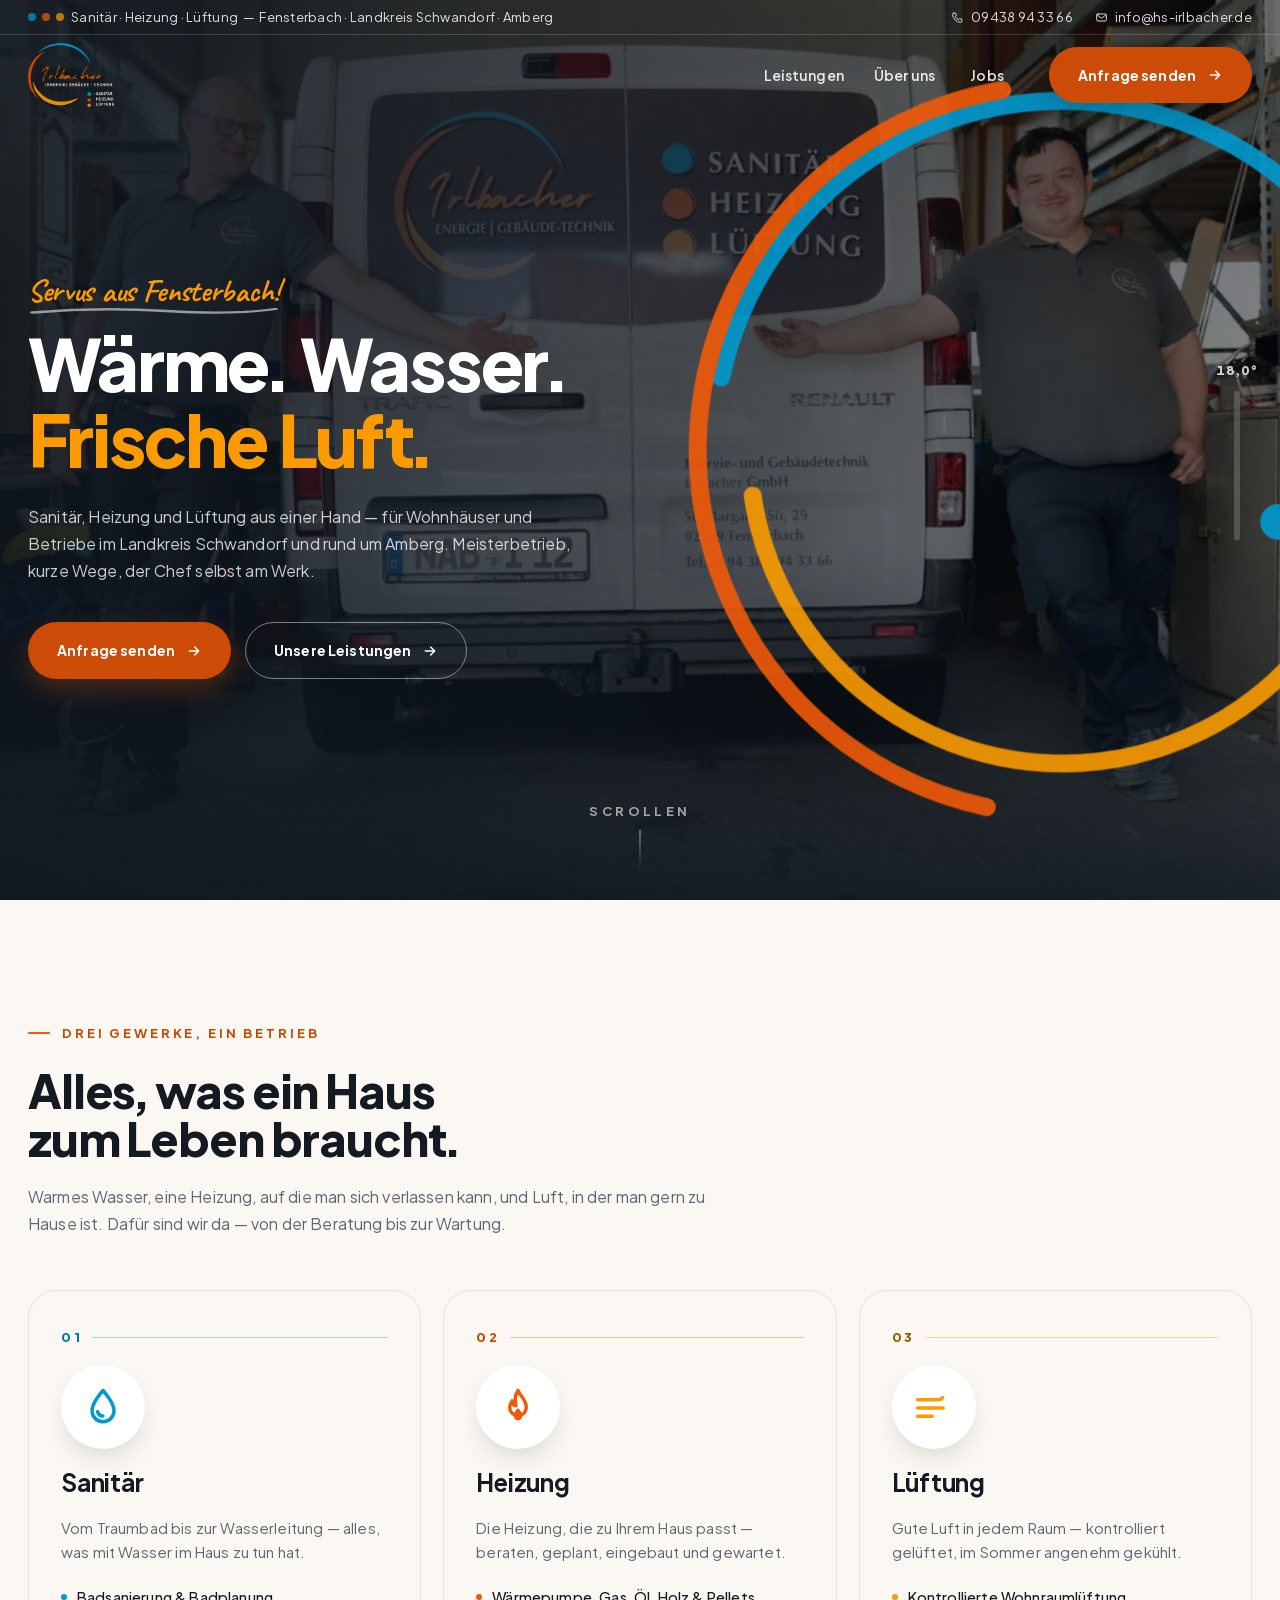
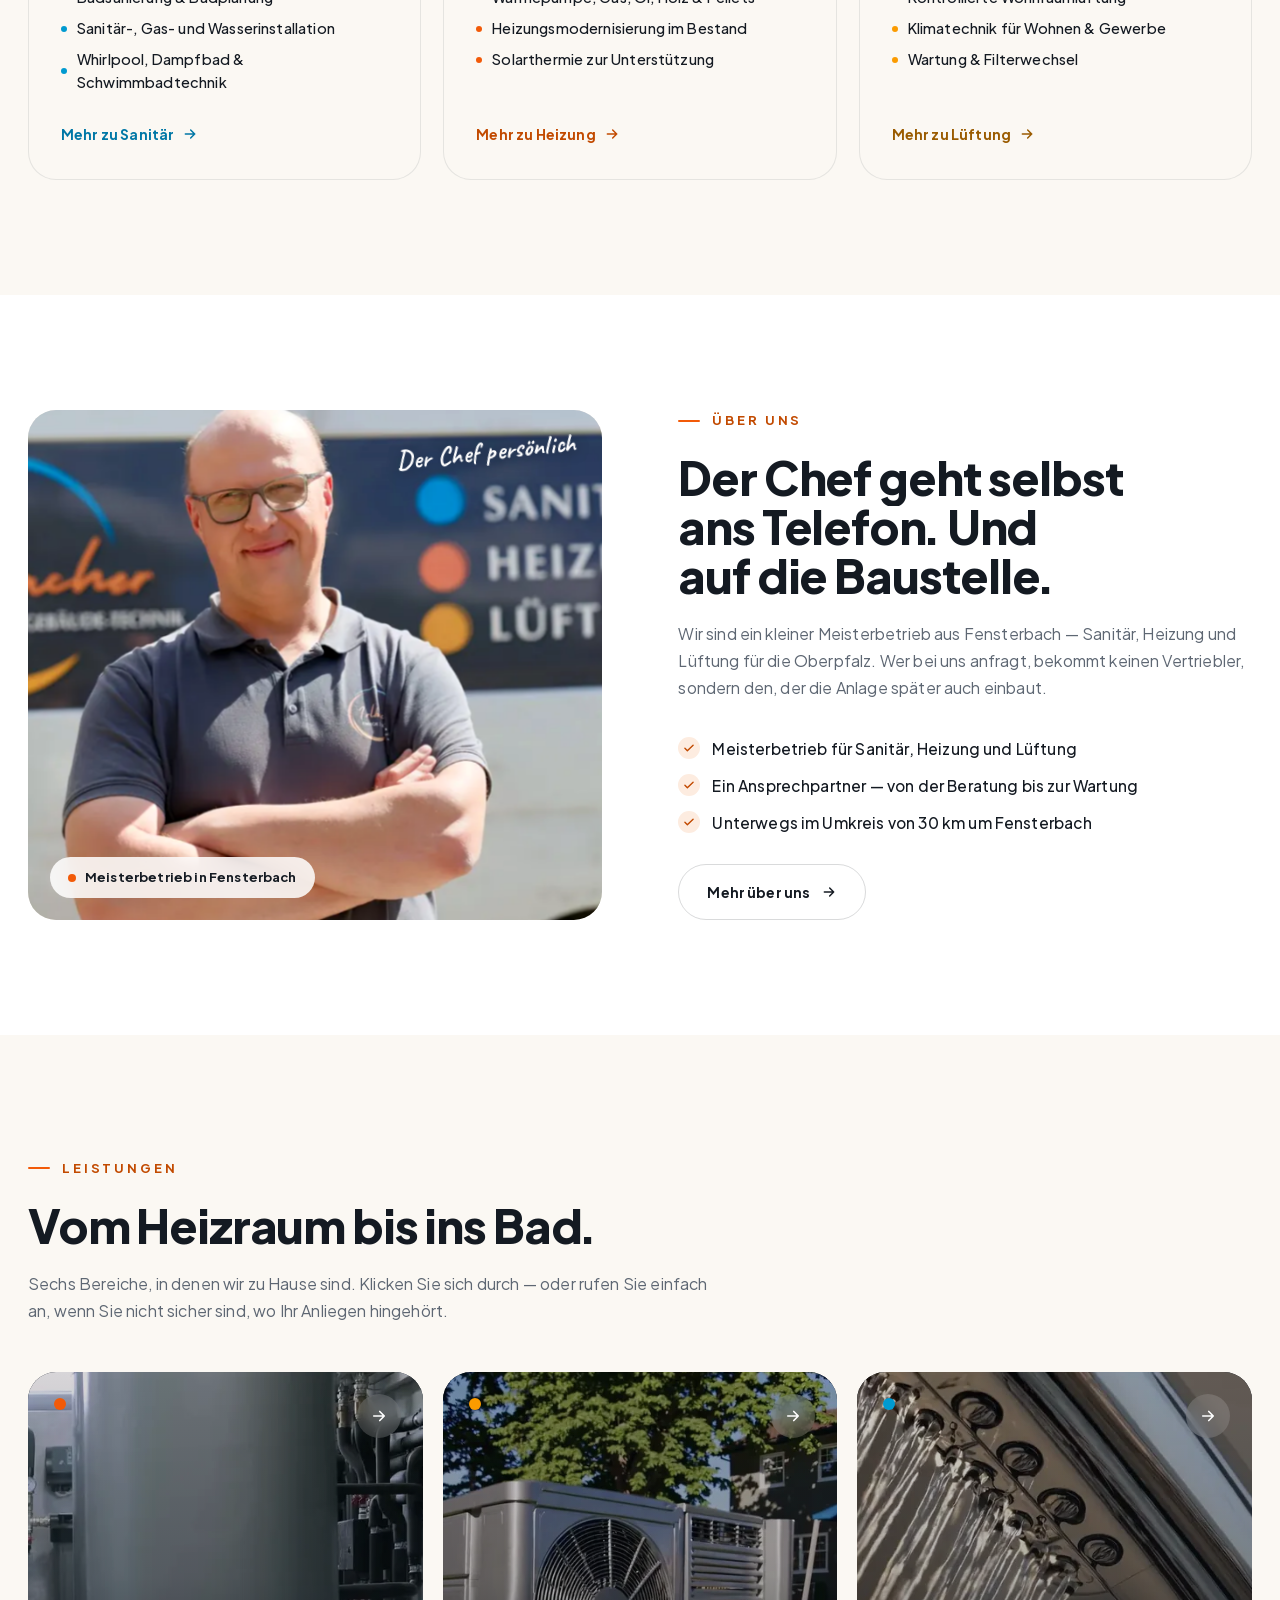
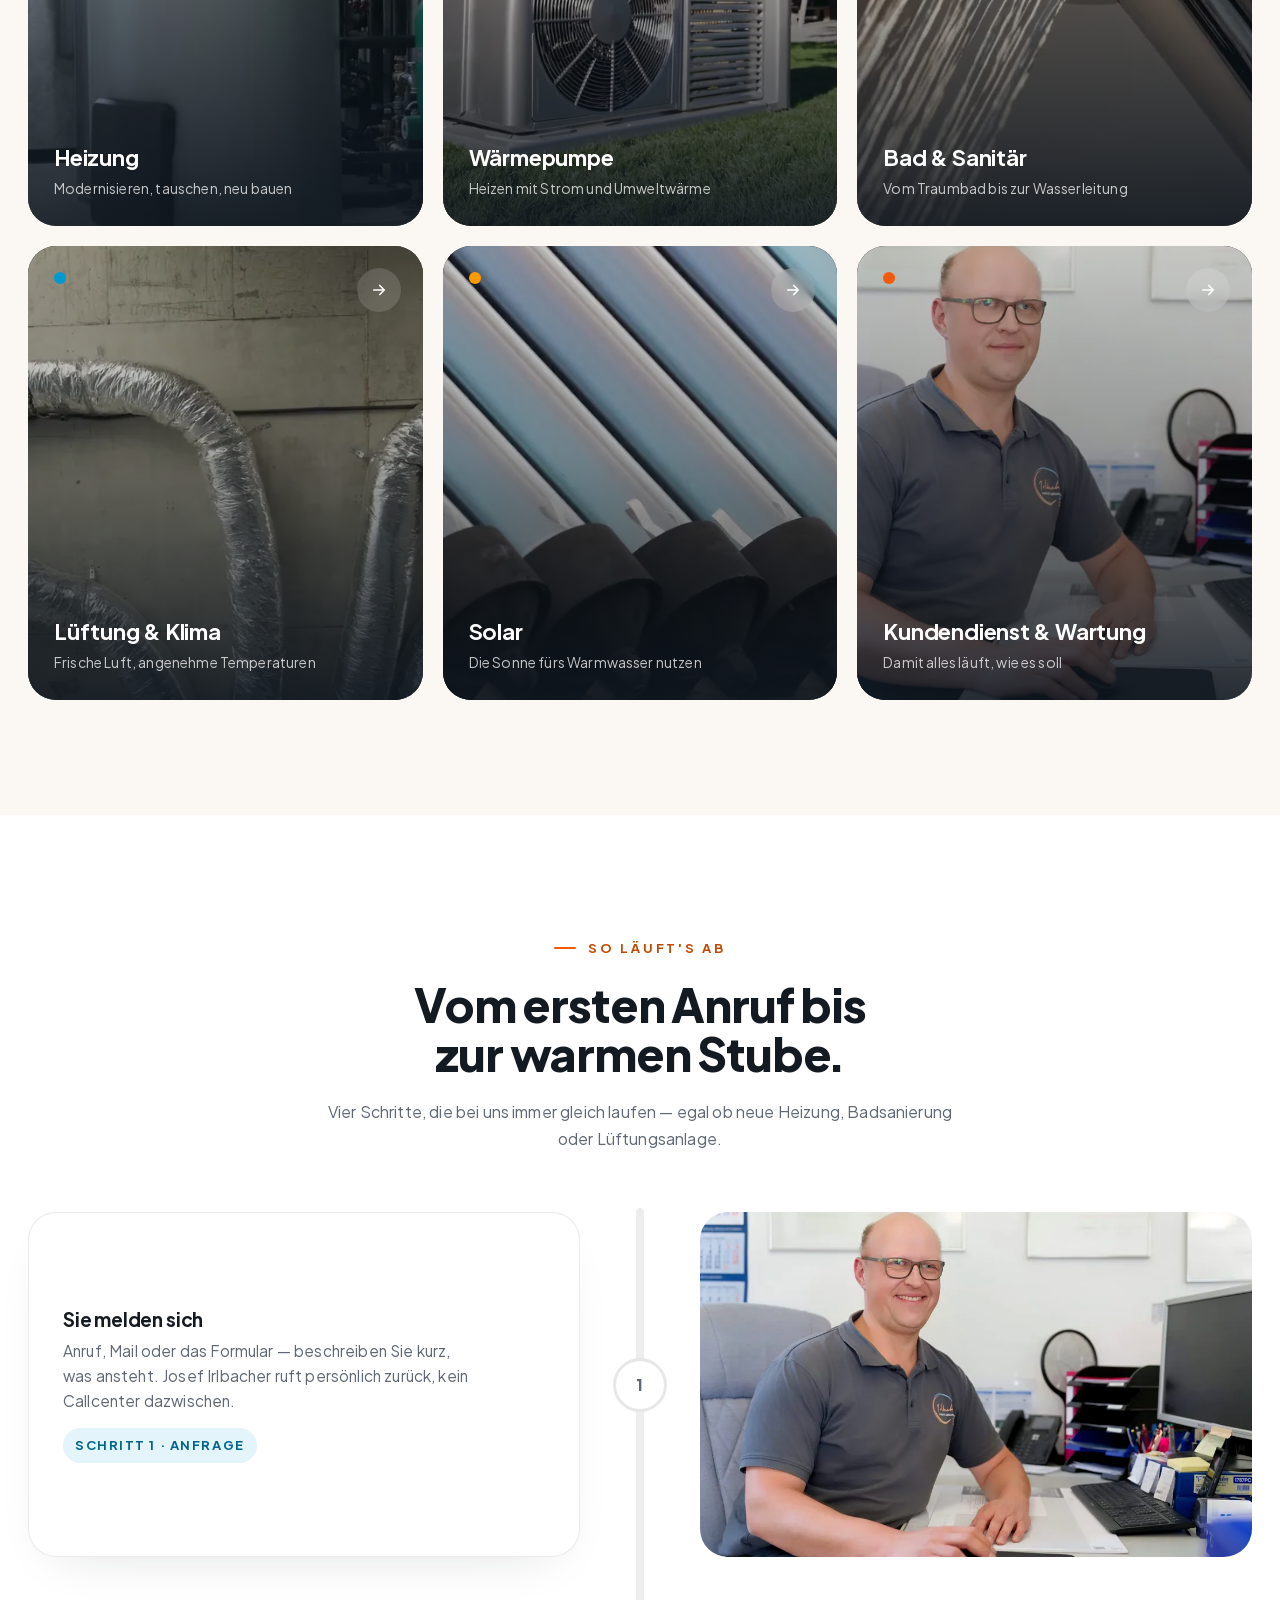
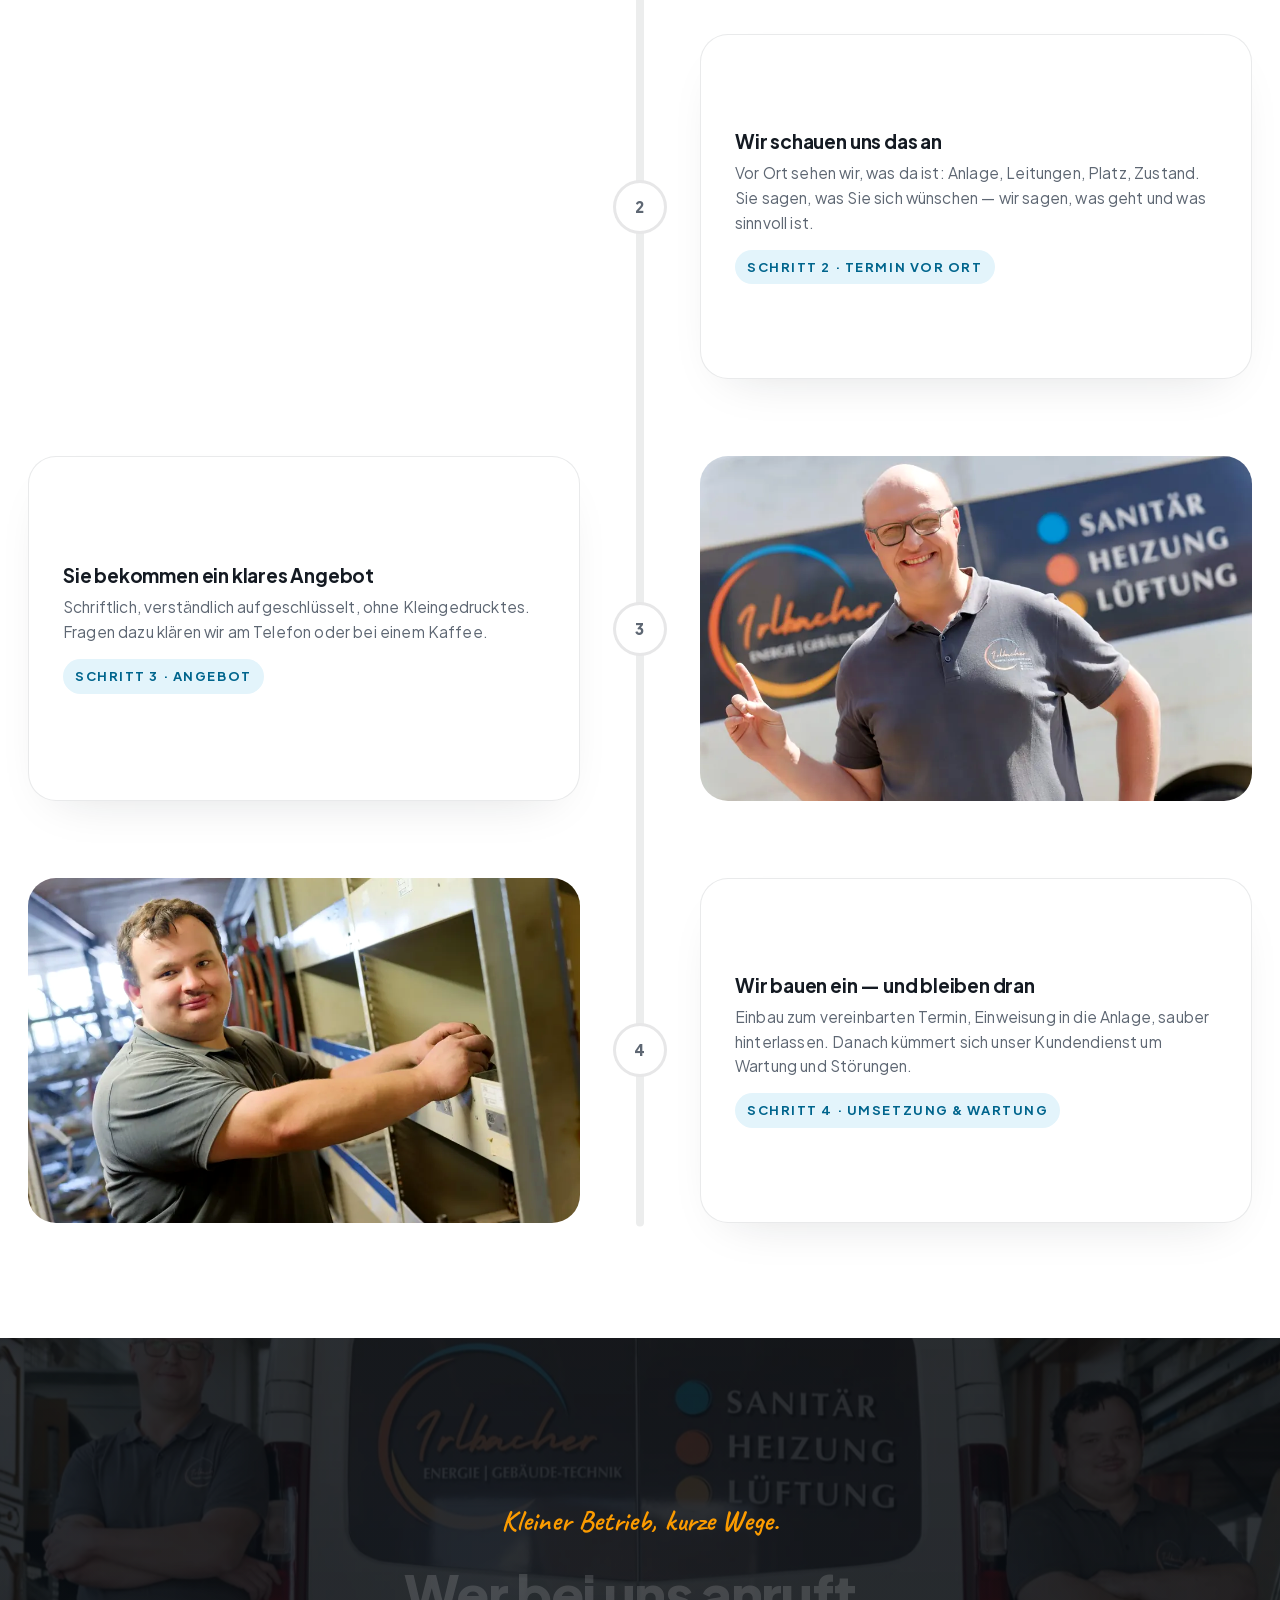
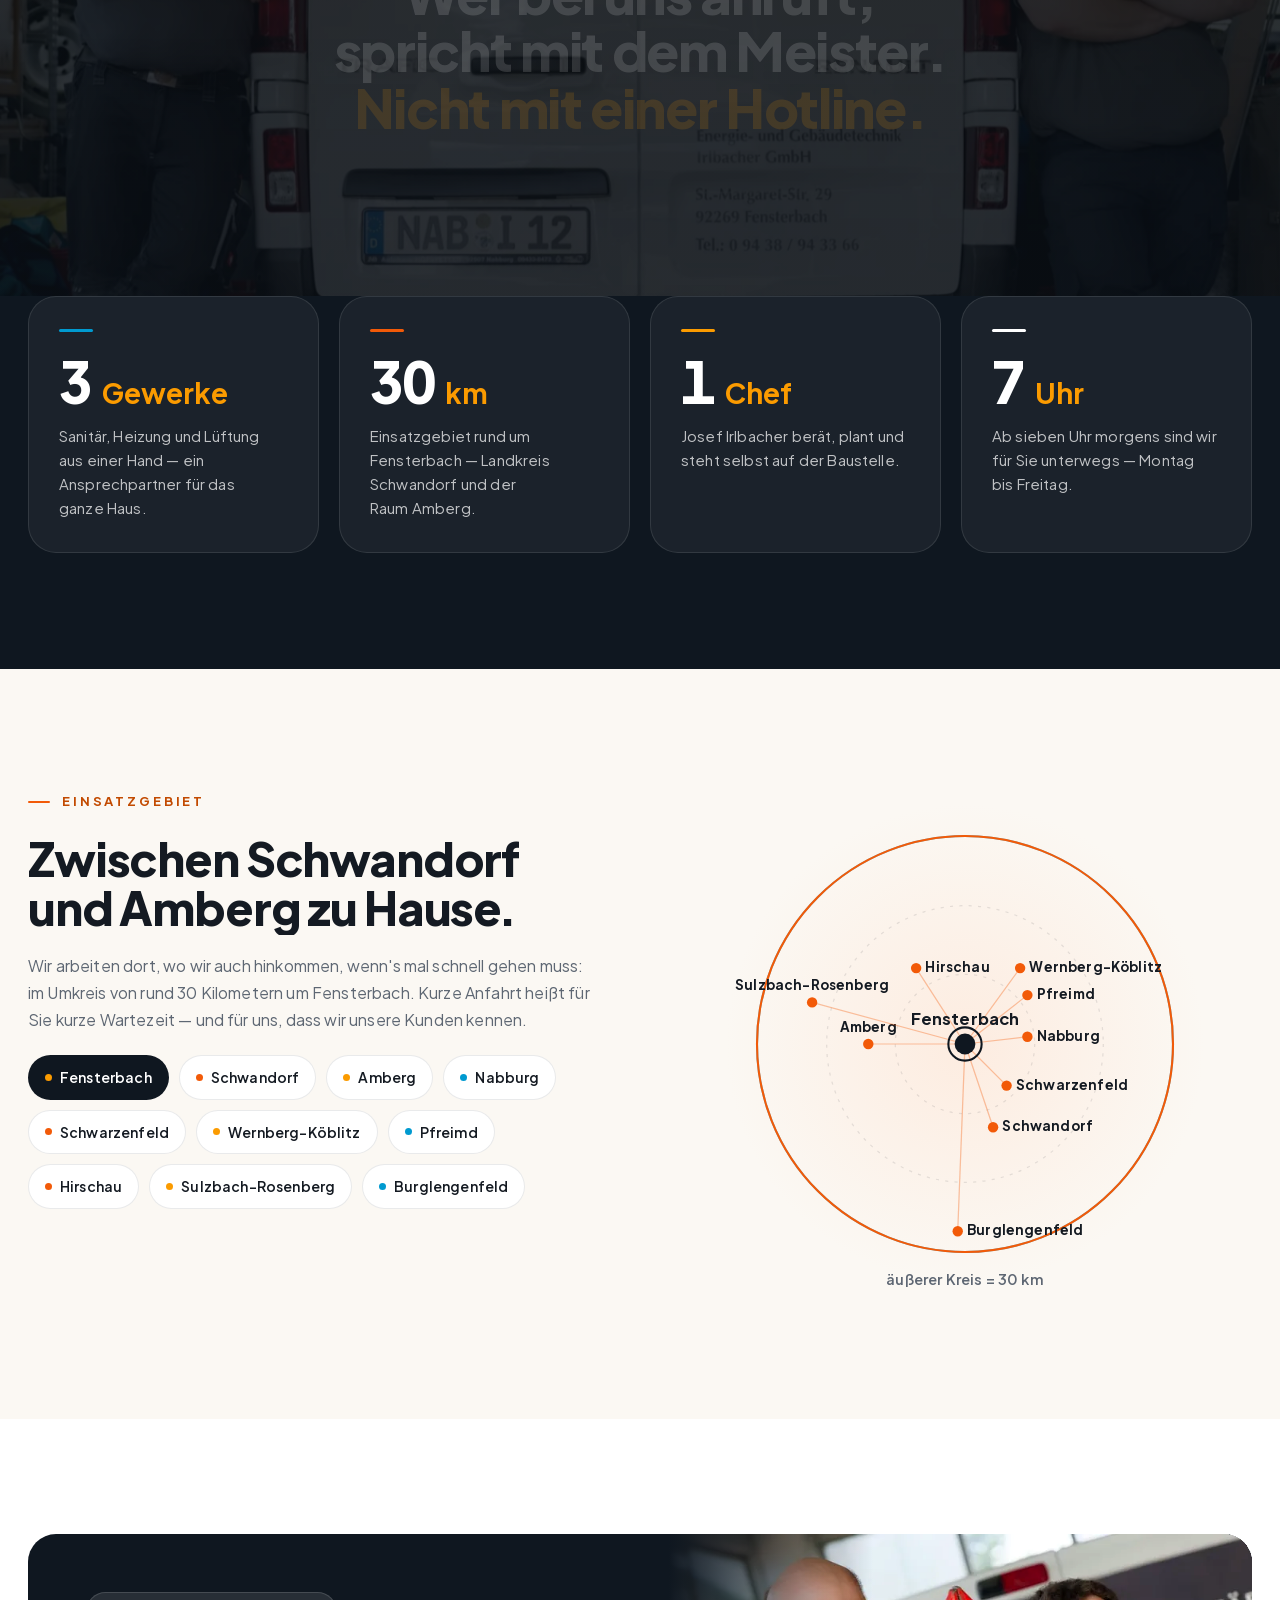
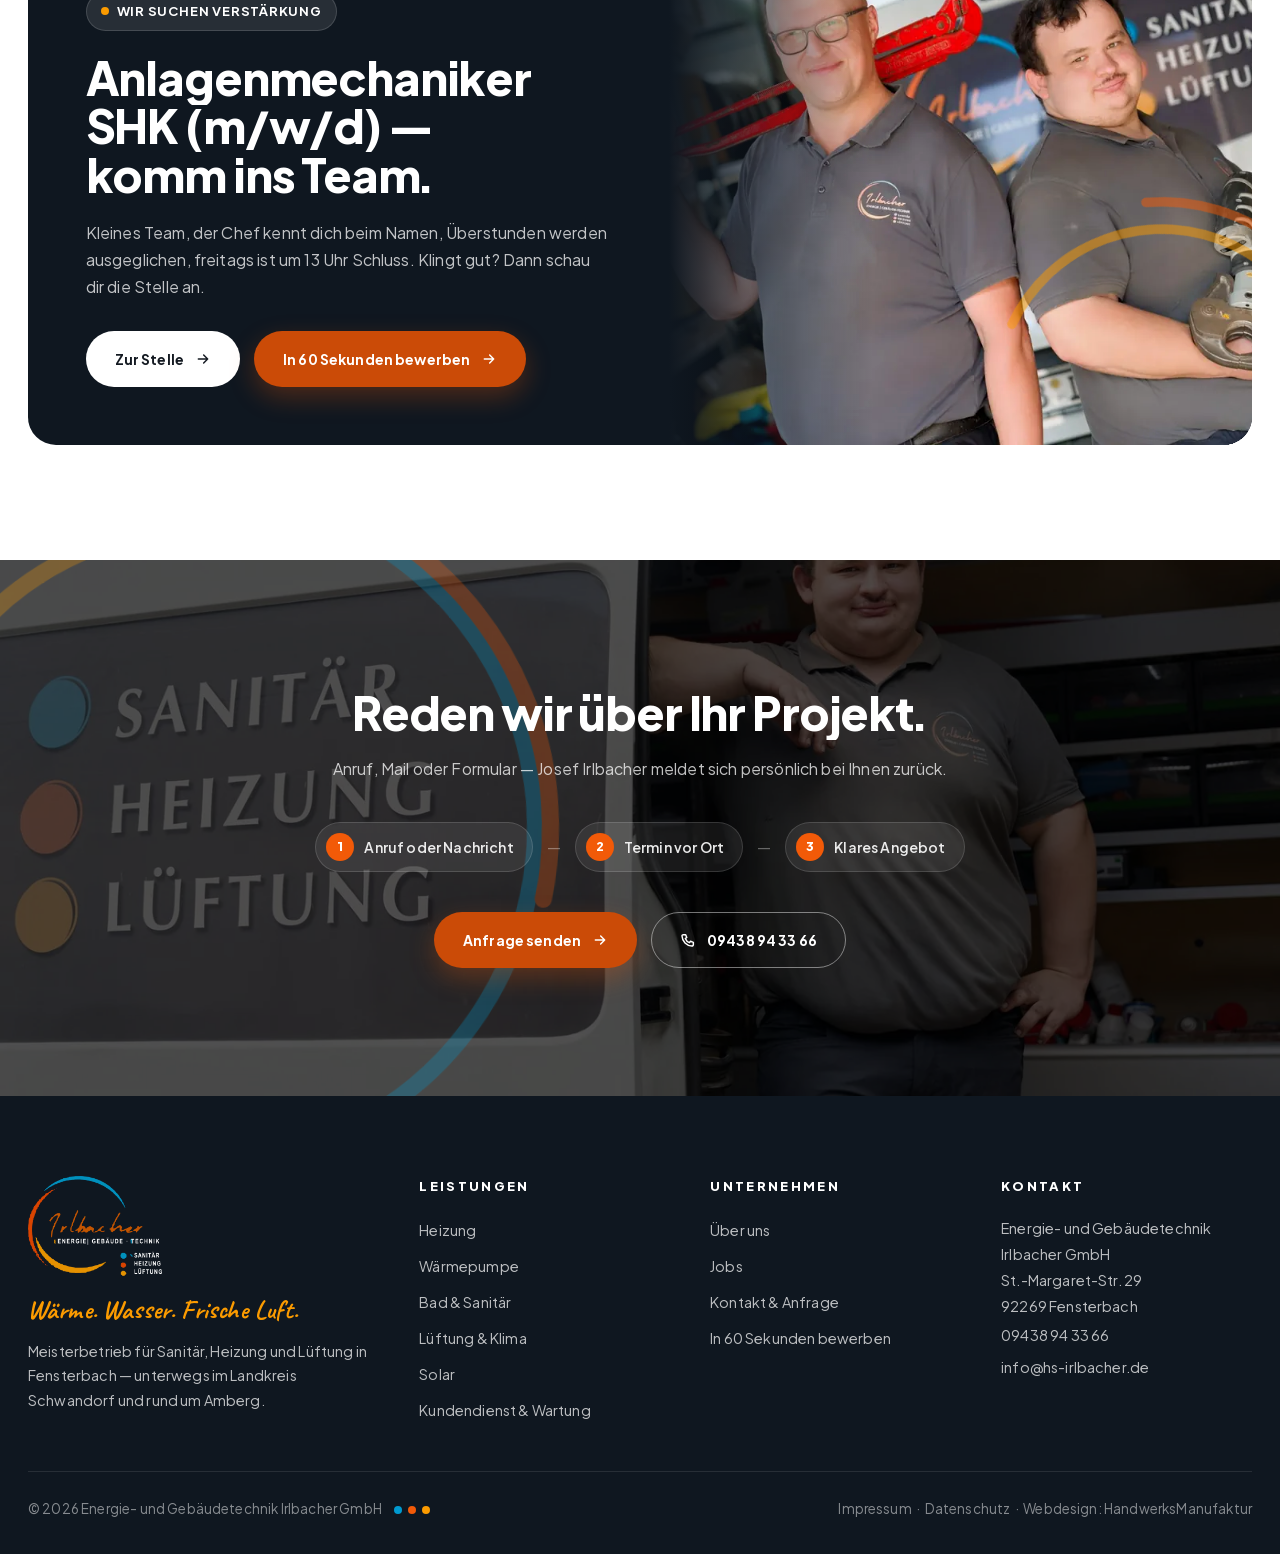
<file: index.html>
<!DOCTYPE html>
<html lang="de" class="kein-js">
<head>
<meta charset="UTF-8">
<meta name="viewport" content="width=device-width, initial-scale=1.0">
<title>Sanitär, Heizung & Lüftung Fensterbach | Irlbacher GmbH</title>
<meta name="description" content="Meisterbetrieb für Sanitär, Heizung, Lüftung und Wärmepumpen in Fensterbach — Lkr. Schwandorf und Raum Amberg. Beratung, Einbau, Kundendienst aus einer Hand.">
<link rel="canonical" href="https://www.hs-irlbacher.de/">
<meta property="og:url" content="https://www.hs-irlbacher.de/">
<meta property="og:title" content="Sanitär, Heizung & Lüftung Fensterbach | Irlbacher GmbH">
<meta property="og:description" content="Meisterbetrieb für Sanitär, Heizung, Lüftung und Wärmepumpen in Fensterbach — Lkr. Schwandorf und Raum Amberg. Beratung, Einbau, Kundendienst aus einer Hand.">
<meta property="og:type" content="website">
<meta property="og:image" content="https://www.hs-irlbacher.de/assets/img/team-van.jpg">
<meta name="theme-color" content="#0F1720">
<link rel="icon" type="image/png" sizes="512x512" href="assets/img/favicon.png">
<link rel="apple-touch-icon" href="assets/img/favicon.png">
<link rel="preload" href="assets/fonts/plus-jakarta-sans-800-latin.woff2" as="font" type="font/woff2" crossorigin>  <!-- CLS 27.09.2026: Hero-Schriften vorladen, sonst rutscht der Hero beim Schriftwechsel 65 px -->
<link rel="preload" href="assets/fonts/plus-jakarta-sans-400-latin.woff2" as="font" type="font/woff2" crossorigin>
<link rel="preload" href="assets/fonts/plus-jakarta-sans-700-latin.woff2" as="font" type="font/woff2" crossorigin>
<link rel="preload" href="assets/fonts/caveat-700-latin.woff2" as="font" type="font/woff2" crossorigin>
<link rel="stylesheet" href="assets/fonts.css">
<link rel="stylesheet" href="styles.css">
<script type="application/ld+json">{"@context": "https://schema.org", "@type": ["HVACBusiness", "Plumber"], "name": "Energie- und Gebäudetechnik Irlbacher GmbH", "legalName": "Energie- und Gebäudetechnik Irlbacher GmbH", "vatID": "DE455767718", "url": "https://www.hs-irlbacher.de/", "telephone": "+49 9438 943366", "email": "info@hs-irlbacher.de", "image": "https://www.hs-irlbacher.de/assets/img/team-van.jpg", "address": {"@type": "PostalAddress", "streetAddress": "St.-Margaret-Str. 29", "postalCode": "92269", "addressLocality": "Fensterbach", "addressRegion": "Bayern", "addressCountry": "DE"}, "geo": {"@type": "GeoCoordinates", "latitude": 49.44, "longitude": 12.05}, "areaServed": [{"@type": "City", "name": "Fensterbach"}, {"@type": "City", "name": "Schwandorf"}, {"@type": "City", "name": "Amberg"}, {"@type": "City", "name": "Nabburg"}, {"@type": "City", "name": "Schwarzenfeld"}, {"@type": "City", "name": "Wernberg-Köblitz"}, {"@type": "City", "name": "Hirschau"}, {"@type": "City", "name": "Pfreimd"}], "openingHoursSpecification": [{"@type": "OpeningHoursSpecification", "dayOfWeek": ["Monday", "Tuesday", "Wednesday", "Thursday"], "opens": "07:00", "closes": "16:00"}, {"@type": "OpeningHoursSpecification", "dayOfWeek": "Friday", "opens": "07:00", "closes": "13:00"}], "knowsAbout": ["Heizung", "Wärmepumpe", "Sanitär", "Badsanierung", "Lüftung", "Klimatechnik", "Solarthermie", "Kundendienst"]}</script>
<script>try{if(sessionStorage.getItem('irl-wipe'))document.documentElement.classList.add('ankunft')}catch(e){}</script>
</head>
<body>
<div class="wipe" aria-hidden="true"></div>
<div class="intro" aria-hidden="true"><div class="intro-kreis"><svg viewBox="0 0 400 400" aria-hidden="true"><circle class="b" cx="200" cy="200" r="176" stroke-width="9" stroke-dasharray="464.5 1105.8" transform="rotate(-150 200 200)" data-bogen="0.42"/><circle class="o" cx="200" cy="200" r="184" stroke-width="9" stroke-dasharray="508.7 1156.1" transform="rotate(120 200 200)" data-bogen="0.44"/><circle class="g" cx="200" cy="200" r="158" stroke-width="9" stroke-dasharray="357.4 992.7" transform="rotate(60 200 200)" data-bogen="0.36"/><circle class="punkt b" cx="292" cy="268" r="9"/><circle class="punkt o" cx="304" cy="296" r="9"/><circle class="punkt g" cx="309" cy="325" r="9"/></svg><div class="intro-name">Irlbacher</div></div></div><div class="thermo" aria-hidden="true"><b>18,0°</b><div class="thermo-rohr"><i></i></div></div>
<header>
  <div class="topbar"><div class="wrap">
    <span class="links"><span class="drei"><i style="background:var(--blau)"></i><i style="background:var(--orange)"></i><i style="background:var(--gelb)"></i></span>Sanitär · Heizung · Lüftung &nbsp;—&nbsp; Fensterbach · Landkreis Schwandorf · Amberg</span>
    <div class="rechts"><a href="tel:+499438943366"><svg viewBox="0 0 24 24" aria-hidden="true" class=""><path d="M5 4h3.5l1.7 4.2-2.2 1.6a10 10 0 0 0 6.2 6.2l1.6-2.2L20 15.5V19a2 2 0 0 1-2.1 2A15.5 15.5 0 0 1 3 6.1 2 2 0 0 1 5 4z"/></svg>09438 94 33 66</a><a href="mailto:info@hs-irlbacher.de"><svg viewBox="0 0 24 24" aria-hidden="true" class=""><rect x="3" y="5.5" width="18" height="13" rx="2.5"/><path d="m3.5 7 8.5 6.5L20.5 7"/></svg>info@hs-irlbacher.de</a></div>
  </div></div>
  <div class="wrap kopf">
    <a class="logo" href="./" aria-label="Energie- und Gebäudetechnik Irlbacher GmbH — Startseite"><img decoding="async" class="hell" src="assets/opt/img-logo-hell-480.webp" alt="" aria-hidden="true" width="480" height="358"><img decoding="async" class="dunkel" src="assets/opt/img-logo-480.webp" alt="Irlbacher — Energie · Gebäude · Technik, Fensterbach" width="480" height="358"></a>
    <nav class="haupt"><div class="hat-menu"><a href="leistungen">Leistungen</a><div class="drop"><div class="drop-innen"><a href="heizung"><svg viewBox="0 0 24 24" aria-hidden="true" class=""><g class="flamme"><path d="M12 3c1.2 3.2 4.5 4.8 4.5 9.3A4.5 4.5 0 0 1 7.5 12.3c0-2.2 1.1-3.3 1.3-3.6.1 1.4.8 2.5 2 2.7C10.4 8.6 10 5.8 12 3z"/></g><path d="M10.6 16.4c0 1.2.6 2 1.4 2s1.4-.8 1.4-2c0-1-.9-1.9-1.4-2.6-.5.7-1.4 1.6-1.4 2.6z"/></svg><span>Heizung</span></a><a href="waermepumpe"><svg viewBox="0 0 24 24" aria-hidden="true" class=""><path d="M10 4.5a2 2 0 0 1 4 0v9.2a4 4 0 1 1-4 0z"/><path d="M12 9v6.5"/><circle cx="12" cy="17" r="1"/></svg><span>Wärmepumpe</span></a><a href="bad-sanitaer"><svg viewBox="0 0 24 24" aria-hidden="true" class=""><path d="M12 3s6 6.6 6 11a6 6 0 0 1-12 0c0-4.4 6-11 6-11z"/><path class="welle" d="M9 14.5c.6 1.8 2 2.6 3.4 2.4"/></svg><span>Bad &amp; Sanitär</span></a><a href="lueftung-klima"><svg viewBox="0 0 24 24" aria-hidden="true" class=""><path class="luft" d="M3 8h11.5a2.75 2.75 0 1 0-2.6-3.6"/><path class="luft" d="M3 12.5h15.5a2.75 2.75 0 1 1-2.6 3.6"/><path class="luft" d="M3 17h8"/></svg><span>Lüftung &amp; Klima</span></a><a href="solar"><svg viewBox="0 0 24 24" aria-hidden="true" class=""><circle cx="12" cy="12" r="4"/><path d="M12 2.5v2.2M12 19.3v2.2M2.5 12h2.2M19.3 12h2.2M5.3 5.3l1.5 1.5M17.2 17.2l1.5 1.5M5.3 18.7l1.5-1.5M17.2 6.8l1.5-1.5"/></svg><span>Solar</span></a><a href="kundendienst-wartung"><svg viewBox="0 0 24 24" aria-hidden="true" class=""><path d="M14.5 6.5a4 4 0 0 0-5.3 4.9L3 17.6 6.4 21l6.2-6.2a4 4 0 0 0 4.9-5.3l-2.7 2.7-2-2 2.7-2.7z"/></svg><span>Kundendienst &amp; Wartung</span></a><a class="drop-alle" href="leistungen">Alle Leistungen <svg viewBox="0 0 24 24" aria-hidden="true" class=""><path d="M5 12h14M13 6l6 6-6 6"/></svg></a></div></div></div><a href="ueber-uns">Über uns</a><a href="jobs">Jobs</a></nav>
    <button class="menu-knopf" aria-label="Menü" aria-expanded="false"><span></span><span></span></button>
    <a class="btn btn-orange" href="kontakt"><span>Anfrage senden</span><svg viewBox="0 0 24 24" aria-hidden="true" class=""><path d="M5 12h14M13 6l6 6-6 6"/></svg></a>
  </div>
</header>
<div class="menu-flaeche" hidden><a href="./">Start</a><a href="leistungen">Leistungen</a><div class="mob-leistungen"><a href="heizung">Heizung</a><a href="waermepumpe">Wärmepumpe</a><a href="bad-sanitaer">Bad &amp; Sanitär</a><a href="lueftung-klima">Lüftung &amp; Klima</a><a href="solar">Solar</a><a href="kundendienst-wartung">Kundendienst &amp; Wartung</a></div><a href="ueber-uns">Über uns</a><a href="jobs">Jobs</a><a class="cta" href="kontakt">Anfrage senden</a><div class="ring menu-ring"><svg viewBox="0 0 400 400" aria-hidden="true"><circle class="b" cx="200" cy="200" r="176" stroke-width="9" stroke-dasharray="464.5 1105.8" transform="rotate(-150 200 200)" data-bogen="0.42"/><circle class="o" cx="200" cy="200" r="184" stroke-width="9" stroke-dasharray="508.7 1156.1" transform="rotate(120 200 200)" data-bogen="0.44"/><circle class="g" cx="200" cy="200" r="158" stroke-width="9" stroke-dasharray="357.4 992.7" transform="rotate(60 200 200)" data-bogen="0.36"/></svg></div></div>
<div class="hero">
  <div class="hero-medien"><img decoding="async" srcset="assets/opt/img-team-van-640.webp 640w, assets/opt/img-team-van-960.webp 960w, assets/opt/img-team-van-1400.webp 1400w" sizes="(max-width: 760px) 100vw, 70vw" class="foto" src="assets/opt/img-team-van-1400.webp" alt="Josef Irlbacher und Matthias Zenger vor dem Firmenwagen der Energie- und Gebäudetechnik Irlbacher GmbH in Fensterbach" style="--pos-d:center 35%;--pos-m:0% 40%;" width="1400" height="933"></div>
  <div class="ring"><svg viewBox="0 0 400 400" aria-hidden="true"><circle class="b" cx="200" cy="200" r="176" stroke-width="9" stroke-dasharray="464.5 1105.8" transform="rotate(-150 200 200)" data-bogen="0.42"/><circle class="o" cx="200" cy="200" r="184" stroke-width="9" stroke-dasharray="508.7 1156.1" transform="rotate(120 200 200)" data-bogen="0.44"/><circle class="g" cx="200" cy="200" r="158" stroke-width="9" stroke-dasharray="357.4 992.7" transform="rotate(60 200 200)" data-bogen="0.36"/><circle class="punkt b" cx="292" cy="268" r="9"/><circle class="punkt o" cx="304" cy="296" r="9"/><circle class="punkt g" cx="309" cy="325" r="9"/></svg></div>
  <div class="wrap hero-inhalt">
    <span class="hand-kicker">Servus aus Fensterbach!<svg viewBox="0 0 100 10" preserveAspectRatio="none"><path pathLength="1" d="M2 7.5Q28 2 55 6T98 4"/></svg></span>
    <h1>Wärme. Wasser. <em>Frische&nbsp;Luft.</em></h1>
    <p class="sub">Sanitär, Heizung und Lüftung aus einer Hand — für Wohnhäuser und Betriebe im Landkreis Schwandorf und rund um Amberg. Meisterbetrieb, kurze Wege, der Chef selbst am Werk.</p>
    <div class="hero-cta"><a class="btn btn-orange" href="kontakt"><span>Anfrage senden</span><svg viewBox="0 0 24 24" aria-hidden="true" class=""><path d="M5 12h14M13 6l6 6-6 6"/></svg></a><a class="btn btn-linie" href="leistungen"><span>Unsere Leistungen</span><svg viewBox="0 0 24 24" aria-hidden="true" class=""><path d="M5 12h14M13 6l6 6-6 6"/></svg></a></div>
  </div>
  <div class="hero-runter" aria-hidden="true">Scrollen<i></i></div>
</div>

<section class="creme">
  <div class="wrap">
    <div class="rev" style="max-width:62ch"><span class="kicker">Drei Gewerke, ein Betrieb</span><h2>Alles, was ein Haus zum Leben&nbsp;braucht.</h2><p class="sub">Warmes Wasser, eine Heizung, auf die man sich verlassen kann, und Luft, in der man gern zu Hause ist. Dafür sind wir da — von der Beratung bis zur Wartung.</p></div>
    <div class="gewerke"><a class="gewerk rev rev-0" href="bad-sanitaer" style="--c:var(--blau);--ch:var(--blau-hell);--ct:var(--blau-tief)"><span class="gewerk-nr">01</span><div class="gewerk-icon"><svg viewBox="0 0 24 24" aria-hidden="true" class=""><path d="M12 3s6 6.6 6 11a6 6 0 0 1-12 0c0-4.4 6-11 6-11z"/><path class="welle" d="M9 14.5c.6 1.8 2 2.6 3.4 2.4"/></svg></div><h3>Sanitär</h3><p>Vom Traumbad bis zur Wasserleitung — alles, was mit Wasser im Haus zu tun hat.</p><ul><li>Badsanierung &amp; Badplanung</li><li>Sanitär-, Gas- und Wasserinstallation</li><li>Whirlpool, Dampfbad &amp; Schwimmbadtechnik</li></ul><span class="gewerk-mehr">Mehr zu Sanitär <svg viewBox="0 0 24 24" aria-hidden="true" class=""><path d="M5 12h14M13 6l6 6-6 6"/></svg></span></a><a class="gewerk rev rev-1" href="heizung" style="--c:var(--orange);--ch:var(--orange-hell);--ct:var(--orange-tief)"><span class="gewerk-nr">02</span><div class="gewerk-icon"><svg viewBox="0 0 24 24" aria-hidden="true" class=""><g class="flamme"><path d="M12 3c1.2 3.2 4.5 4.8 4.5 9.3A4.5 4.5 0 0 1 7.5 12.3c0-2.2 1.1-3.3 1.3-3.6.1 1.4.8 2.5 2 2.7C10.4 8.6 10 5.8 12 3z"/></g><path d="M10.6 16.4c0 1.2.6 2 1.4 2s1.4-.8 1.4-2c0-1-.9-1.9-1.4-2.6-.5.7-1.4 1.6-1.4 2.6z"/></svg></div><h3>Heizung</h3><p>Die Heizung, die zu Ihrem Haus passt — beraten, geplant, eingebaut und gewartet.</p><ul><li>Wärmepumpe, Gas, Öl, Holz &amp; Pellets</li><li>Heizungsmodernisierung im Bestand</li><li>Solarthermie zur Unterstützung</li></ul><span class="gewerk-mehr">Mehr zu Heizung <svg viewBox="0 0 24 24" aria-hidden="true" class=""><path d="M5 12h14M13 6l6 6-6 6"/></svg></span></a><a class="gewerk rev rev-2" href="lueftung-klima" style="--c:var(--gelb);--ch:var(--gelb-hell);--ct:#9A5B00"><span class="gewerk-nr">03</span><div class="gewerk-icon"><svg viewBox="0 0 24 24" aria-hidden="true" class=""><path class="luft" d="M3 8h11.5a2.75 2.75 0 1 0-2.6-3.6"/><path class="luft" d="M3 12.5h15.5a2.75 2.75 0 1 1-2.6 3.6"/><path class="luft" d="M3 17h8"/></svg></div><h3>Lüftung</h3><p>Gute Luft in jedem Raum — kontrolliert gelüftet, im Sommer angenehm gekühlt.</p><ul><li>Kontrollierte Wohnraumlüftung</li><li>Klimatechnik für Wohnen &amp; Gewerbe</li><li>Wartung &amp; Filterwechsel</li></ul><span class="gewerk-mehr">Mehr zu Lüftung <svg viewBox="0 0 24 24" aria-hidden="true" class=""><path d="M5 12h14M13 6l6 6-6 6"/></svg></span></a></div>
  </div>
</section>
<section><div class="wrap duo">
  <div class="duo-bild rev iris para"><div class="duo-marke"><i></i>Meisterbetrieb in Fensterbach</div><span class="duo-hand">Der Chef persönlich</span><img fetchpriority="low" decoding="async" srcset="assets/opt/img-josef-arme-640.webp 640w, assets/opt/img-josef-arme-960.webp 960w, assets/opt/img-josef-arme-1400.webp 1400w" sizes="(max-width: 760px) 100vw, 70vw" class="foto" src="assets/opt/img-josef-arme-1400.webp" alt="Josef Irlbacher, Inhaber und Meister der Energie- und Gebäudetechnik Irlbacher GmbH, vor dem Firmenwagen in Fensterbach" width="1400" height="933"></div>
  <div class="rev"><span class="kicker">Über uns</span><h2>Der Chef geht selbst ans Telefon. Und auf die&nbsp;Baustelle.</h2><p class="sub" style="margin-bottom:14px">Wir sind ein kleiner Meisterbetrieb aus Fensterbach — Sanitär, Heizung und Lüftung für die Oberpfalz. Wer bei uns anfragt, bekommt keinen Vertriebler, sondern den, der die Anlage später auch einbaut.</p>
  <ul class="haken"><li><svg viewBox="0 0 24 24" aria-hidden="true" class=""><path d="m5 12.5 4.2 4.2L19 7.2"/></svg>Meisterbetrieb für Sanitär, Heizung und Lüftung</li><li><svg viewBox="0 0 24 24" aria-hidden="true" class=""><path d="m5 12.5 4.2 4.2L19 7.2"/></svg>Ein Ansprechpartner — von der Beratung bis zur Wartung</li><li><svg viewBox="0 0 24 24" aria-hidden="true" class=""><path d="m5 12.5 4.2 4.2L19 7.2"/></svg>Unterwegs im Umkreis von 30 km um Fensterbach</li></ul>
  <div><a class="btn btn-hell" href="ueber-uns"><span>Mehr über uns</span><svg viewBox="0 0 24 24" aria-hidden="true" class=""><path d="M5 12h14M13 6l6 6-6 6"/></svg></a></div></div>
</div></section>
<section class="creme pt0" style="padding-top:0"><div class="wrap">
  <div class="rev" style="max-width:62ch;padding-top:clamp(72px,9vw,128px)"><span class="kicker">Leistungen</span><h2>Vom Heizraum bis ins&nbsp;Bad.</h2><p class="sub">Sechs Bereiche, in denen wir zu Hause sind. Klicken Sie sich durch — oder rufen Sie einfach an, wenn Sie nicht sicher sind, wo Ihr Anliegen hingehört.</p></div>
  <div class="kachel-grid"><a class="kachel rev rev-0" href="heizung" data-cursor="Ansehen"><img fetchpriority="low" decoding="async" srcset="assets/opt/img-poster-heizung-640.webp 640w, assets/opt/img-poster-heizung-960.webp 960w, assets/opt/img-poster-heizung-1400.webp 1400w" sizes="(max-width: 760px) 100vw, 70vw" class="foto" src="assets/opt/img-poster-heizung-1400.webp" alt="Heizungsmodernisierung — Meisterbetrieb Irlbacher, Fensterbach" width="1400" height="788"><span class="kachel-farbe" style="background:var(--orange)"></span><span class="kachel-pfeil"><svg viewBox="0 0 24 24" aria-hidden="true" class=""><path d="M5 12h14M13 6l6 6-6 6"/></svg></span><div class="kachel-text"><h3>Heizung</h3><p>Modernisieren, tauschen, neu bauen</p></div></a><a class="kachel rev rev-1" href="waermepumpe" data-cursor="Ansehen"><img fetchpriority="low" decoding="async" srcset="assets/opt/img-poster-waermepumpe-640.webp 640w, assets/opt/img-poster-waermepumpe-960.webp 960w, assets/opt/img-poster-waermepumpe-1400.webp 1400w" sizes="(max-width: 760px) 100vw, 70vw" class="foto" src="assets/opt/img-poster-waermepumpe-1400.webp" alt="Luft-Wasser-Wärmepumpe am Wohnhaus — Irlbacher, Fensterbach" width="1400" height="788"><span class="kachel-farbe" style="background:var(--gelb)"></span><span class="kachel-pfeil"><svg viewBox="0 0 24 24" aria-hidden="true" class=""><path d="M5 12h14M13 6l6 6-6 6"/></svg></span><div class="kachel-text"><h3>Wärmepumpe</h3><p>Heizen mit Strom und Umweltwärme</p></div></a><a class="kachel rev rev-2" href="bad-sanitaer" data-cursor="Ansehen"><img decoding="async" srcset="assets/opt/img-poster-bad-640.webp 640w, assets/opt/img-poster-bad-960.webp 960w, assets/opt/img-poster-bad-1400.webp 1400w" sizes="(max-width: 760px) 100vw, 70vw" class="foto" src="assets/opt/img-poster-bad-1400.webp" alt="Badsanierung mit moderner Dusche — Irlbacher, Fensterbach" loading="lazy" width="1400" height="788"><span class="kachel-farbe" style="background:var(--blau)"></span><span class="kachel-pfeil"><svg viewBox="0 0 24 24" aria-hidden="true" class=""><path d="M5 12h14M13 6l6 6-6 6"/></svg></span><div class="kachel-text"><h3>Bad &amp;&nbsp;Sanitär</h3><p>Vom Traumbad bis zur Wasserleitung</p></div></a><a class="kachel rev rev-0" href="lueftung-klima" data-cursor="Ansehen"><img decoding="async" srcset="assets/opt/img-poster-lueftung-640.webp 640w, assets/opt/img-poster-lueftung-960.webp 960w, assets/opt/img-poster-lueftung-1400.webp 1400w" sizes="(max-width: 760px) 100vw, 70vw" class="foto" src="assets/opt/img-poster-lueftung-1400.webp" alt="Lüftungsanlage — Irlbacher, Fensterbach" loading="lazy" width="1400" height="788"><span class="kachel-farbe" style="background:var(--blau)"></span><span class="kachel-pfeil"><svg viewBox="0 0 24 24" aria-hidden="true" class=""><path d="M5 12h14M13 6l6 6-6 6"/></svg></span><div class="kachel-text"><h3>Lüftung &amp;&nbsp;Klima</h3><p>Frische Luft, angenehme Temperaturen</p></div></a><a class="kachel rev rev-1" href="solar" data-cursor="Ansehen"><img decoding="async" srcset="assets/opt/img-poster-solar-640.webp 640w, assets/opt/img-poster-solar-960.webp 960w, assets/opt/img-poster-solar-1400.webp 1400w" sizes="(max-width: 760px) 100vw, 70vw" class="foto" src="assets/opt/img-poster-solar-1400.webp" alt="Solaranlage auf dem Dach — Irlbacher, Fensterbach" loading="lazy" width="1400" height="788"><span class="kachel-farbe" style="background:var(--gelb)"></span><span class="kachel-pfeil"><svg viewBox="0 0 24 24" aria-hidden="true" class=""><path d="M5 12h14M13 6l6 6-6 6"/></svg></span><div class="kachel-text"><h3>Solar</h3><p>Die Sonne fürs Warmwasser nutzen</p></div></a><a class="kachel rev rev-2" href="kundendienst-wartung" data-cursor="Ansehen"><img decoding="async" srcset="assets/opt/img-josef-buero-640.webp 640w, assets/opt/img-josef-buero-960.webp 960w, assets/opt/img-josef-buero-1400.webp 1400w" sizes="(max-width: 760px) 100vw, 70vw" class="foto" src="assets/opt/img-josef-buero-1400.webp" alt="Josef Irlbacher im Büro der Energie- und Gebäudetechnik Irlbacher GmbH, Fensterbach" loading="lazy" width="1400" height="933"><span class="kachel-farbe" style="background:var(--orange)"></span><span class="kachel-pfeil"><svg viewBox="0 0 24 24" aria-hidden="true" class=""><path d="M5 12h14M13 6l6 6-6 6"/></svg></span><div class="kachel-text"><h3>Kundendienst &amp;&nbsp;Wartung</h3><p>Damit alles läuft, wie es soll</p></div></a></div>
</div></section>
<section><div class="wrap">
  <div class="rev" style="max-width:62ch;text-align:center;margin:0 auto"><span class="kicker">So läuft's ab</span><h2>Vom ersten Anruf bis zur warmen&nbsp;Stube.</h2><p class="sub" style="margin:0 auto">Vier Schritte, die bei uns immer gleich laufen — egal ob neue Heizung, Badsanierung oder Lüftungsanlage.</p></div>
  <div class="kreislauf">
  <div class="rohr" aria-hidden="true"><svg viewBox="0 0 120 1000" preserveAspectRatio="none"><defs><linearGradient id="fluss-verlauf" gradientUnits="userSpaceOnUse" x1="0" y1="0" x2="0" y2="1000"><stop offset="0" stop-color="#009AD0"/><stop offset=".55" stop-color="#FB9B00"/><stop offset="1" stop-color="#F25A08"/></linearGradient></defs><path class="grund" d="M60 0V1000"/><path class="fluss" d="M60 0V1000"/></svg></div>
  <div class="schritte">
    <div class="schritt"><div class="schritt-karte rev"><h3>Sie melden&nbsp;sich</h3><p>Anruf, Mail oder das Formular — beschreiben Sie kurz, was ansteht. Josef Irlbacher ruft persönlich zurück, kein Callcenter dazwischen.</p><span class="dauer">Schritt 1 · Anfrage</span></div><div class="ventil blau">1</div><div class="schritt-bild rev iris"><img decoding="async" srcset="assets/opt/img-josef-buero-b-640.webp 640w, assets/opt/img-josef-buero-b-960.webp 960w, assets/opt/img-josef-buero-b-1400.webp 1400w" sizes="(max-width: 760px) 100vw, 70vw" class="foto" src="assets/opt/img-josef-buero-b-1400.webp" alt="Josef Irlbacher am Telefon im Büro in Fensterbach" loading="lazy" width="1400" height="934"></div></div>
    <div class="schritt"><div class="schritt-karte rev"><h3>Wir schauen uns das&nbsp;an</h3><p>Vor Ort sehen wir, was da ist: Anlage, Leitungen, Platz, Zustand. Sie sagen, was Sie sich wünschen — wir sagen, was geht und was sinnvoll ist.</p><span class="dauer">Schritt 2 · Termin vor Ort</span></div><div class="ventil blau">2</div><div class="schritt-bild rev iris"><img decoding="async" srcset="assets/opt/img-team-halle-640.webp 640w, assets/opt/img-team-halle-960.webp 960w, assets/opt/img-team-halle-1400.webp 1400w" sizes="(max-width: 760px) 100vw, 70vw" class="foto" src="assets/opt/img-team-halle-1400.webp" alt="Das Team der Irlbacher GmbH in der Werkshalle in Fensterbach" loading="lazy" width="1400" height="933"></div></div>
    <div class="schritt"><div class="schritt-karte rev"><h3>Sie bekommen ein klares&nbsp;Angebot</h3><p>Schriftlich, verständlich aufgeschlüsselt, ohne Kleingedrucktes. Fragen dazu klären wir am Telefon oder bei einem Kaffee.</p><span class="dauer">Schritt 3 · Angebot</span></div><div class="ventil">3</div><div class="schritt-bild rev iris"><img decoding="async" srcset="assets/opt/img-josef-zeigt-b-640.webp 640w, assets/opt/img-josef-zeigt-b-960.webp 960w, assets/opt/img-josef-zeigt-b-1400.webp 1400w" sizes="(max-width: 760px) 100vw, 70vw" class="foto" src="assets/opt/img-josef-zeigt-b-1400.webp" alt="Josef Irlbacher erklärt ein Angebot — Irlbacher GmbH, Fensterbach" loading="lazy" width="1400" height="934"></div></div>
    <div class="schritt"><div class="schritt-karte rev"><h3>Wir bauen ein — und bleiben&nbsp;dran</h3><p>Einbau zum vereinbarten Termin, Einweisung in die Anlage, sauber hinterlassen. Danach kümmert sich unser Kundendienst um Wartung und Störungen.</p><span class="dauer">Schritt 4 · Umsetzung &amp; Wartung</span></div><div class="ventil">4</div><div class="schritt-bild rev iris"><img decoding="async" srcset="assets/opt/img-matthias-regal-640.webp 640w, assets/opt/img-matthias-regal-960.webp 960w, assets/opt/img-matthias-regal-1400.webp 1400w" sizes="(max-width: 760px) 100vw, 70vw" class="foto" src="assets/opt/img-matthias-regal-1400.webp" alt="Matthias Zenger am Materialregal im Firmenwagen — Irlbacher GmbH" loading="lazy" width="1400" height="934"></div></div>
  </div>
</div>
</div></section>
<div class="statement" data-scrub>
  <div class="statement-bg" style="background-image:url('assets/opt/img-team-halle-1400.webp')"></div>
  <div class="wrap"><span class="vorzeile">Kleiner Betrieb, kurze Wege.</span><h2 style="--n:12"><i style="--i:0">Wer</i> <i style="--i:1">bei</i> <i style="--i:2">uns</i> <i style="--i:3">anruft,</i> <i style="--i:4">spricht</i> <i style="--i:5">mit</i> <i style="--i:6">dem</i>&nbsp;<i style="--i:7">Meister.</i><br><i class="warm" style="--i:8">Nicht</i> <i class="warm" style="--i:9">mit</i> <i class="warm" style="--i:10">einer</i> <i class="warm" style="--i:11">Hotline.</i></h2></div>
</div>
<section class="dunkel pt0"><div class="wrap"><div class="zahlen">
  <div class="zahl-kachel rev"><i></i><span class="zahl" data-zahl="3" data-nach=" Gewerke">3<em> Gewerke</em></span><p>Sanitär, Heizung und Lüftung aus einer Hand — ein Ansprechpartner für das ganze Haus.</p></div>
  <div class="zahl-kachel rev rev-1"><i></i><span class="zahl" data-zahl="30" data-nach=" km">30<em> km</em></span><p>Einsatzgebiet rund um Fensterbach — Landkreis Schwandorf und der Raum Amberg.</p></div>
  <div class="zahl-kachel rev rev-2"><i></i><span class="zahl" data-zahl="1" data-nach=" Chef">1<em> Chef</em></span><p>Josef Irlbacher berät, plant und steht selbst auf der Baustelle.</p></div>
  <div class="zahl-kachel rev rev-3"><i></i><span class="zahl" data-zahl="7" data-nach=" Uhr">7<em> Uhr</em></span><p>Ab sieben Uhr morgens sind wir für Sie unterwegs — Montag bis Freitag.</p></div>
</div></div></section>
<section class="creme"><div class="wrap region">
  <div class="rev"><span class="kicker">Einsatzgebiet</span><h2>Zwischen Schwandorf und Amberg zu&nbsp;Hause.</h2><p class="sub" style="margin-bottom:18px">Wir arbeiten dort, wo wir auch hinkommen, wenn's mal schnell gehen muss: im Umkreis von rund 30 Kilometern um Fensterbach. Kurze Anfahrt heißt für Sie kurze Wartezeit — und für uns, dass wir unsere Kunden kennen.</p>
  <div class="chips"><span class="mitte">Fensterbach</span><span>Schwandorf</span><span>Amberg</span><span>Nabburg</span><span>Schwarzenfeld</span><span>Wernberg-Köblitz</span><span>Pfreimd</span><span>Hirschau</span><span>Sulzbach-Rosenberg</span><span>Burglengenfeld</span></div></div>
  <div class="radar rev"><svg viewBox="0 0 500 500"><defs><radialGradient id="rg"><stop offset="0" stop-color="#FDECE0"/><stop offset="1" stop-color="#FDECE0" stop-opacity="0"/></radialGradient></defs><circle cx="250" cy="250" r="230" fill="url(#rg)"/><circle class="kreis" cx="250" cy="250" r="67"/><circle class="kreis" cx="250" cy="250" r="133"/><circle class="kreis voll" cx="250" cy="250" r="200"/><circle class="puls" cx="250" cy="250" r="200"/><line class="strahl" x1="250" y1="250" x2="277" y2="330"/><circle class="ort" cx="277" cy="330" r="5"/><text x="286" y="334">Schwandorf</text><line class="strahl" x1="250" y1="250" x2="157" y2="250"/><circle class="ort" cx="157" cy="250" r="5"/><text x="157" y="238" text-anchor="middle">Amberg</text><line class="strahl" x1="250" y1="250" x2="310" y2="243"/><circle class="ort" cx="310" cy="243" r="5"/><text x="319" y="247">Nabburg</text><line class="strahl" x1="250" y1="250" x2="290" y2="290"/><circle class="ort" cx="290" cy="290" r="5"/><text x="299" y="294">Schwarzenfeld</text><line class="strahl" x1="250" y1="250" x2="303" y2="177"/><circle class="ort" cx="303" cy="177" r="5"/><text x="312" y="181">Wernberg-Köblitz</text><line class="strahl" x1="250" y1="250" x2="203" y2="177"/><circle class="ort" cx="203" cy="177" r="5"/><text x="212" y="181">Hirschau</text><line class="strahl" x1="250" y1="250" x2="103" y2="210"/><circle class="ort" cx="103" cy="210" r="5"/><text x="103" y="198" text-anchor="middle">Sulzbach-Rosenberg</text><line class="strahl" x1="250" y1="250" x2="243" y2="430"/><circle class="ort" cx="243" cy="430" r="5"/><text x="252" y="434">Burglengenfeld</text><line class="strahl" x1="250" y1="250" x2="310" y2="203"/><circle class="ort" cx="310" cy="203" r="5"/><text x="319" y="207">Pfreimd</text><circle class="mitte" cx="250" cy="250" r="10"/><circle cx="250" cy="250" r="16" fill="none" stroke="#0F1720" stroke-width="2"/><text x="250" y="232" text-anchor="middle" class="radar-mitte">Fensterbach</text><text x="250" y="482" text-anchor="middle" class="radar-fuss">äußerer Kreis = 30 km</text></svg></div>
</div></section>
<section><div class="wrap"><div class="jobs-band rev">
  <div class="text"><span class="pill"><i></i>Wir suchen Verstärkung</span><h2>Anlagenmechaniker SHK (m/w/d) — komm ins&nbsp;Team.</h2><p class="sub" style="margin-bottom:30px">Kleines Team, der Chef kennt dich beim Namen, Überstunden werden ausgeglichen, freitags ist um 13 Uhr Schluss. Klingt gut? Dann schau dir die Stelle an.</p>
  <div class="hero-cta"><a class="btn btn-weiss" href="jobs"><span>Zur Stelle</span><svg viewBox="0 0 24 24" aria-hidden="true" class=""><path d="M5 12h14M13 6l6 6-6 6"/></svg></a><a class="btn btn-orange" href="https://irlbacher-gmbh.perspectivefunnel.com/anlagenmechaniker/" target="_blank" rel="noopener"><span>In 60 Sekunden bewerben</span><svg viewBox="0 0 24 24" aria-hidden="true" class=""><path d="M5 12h14M13 6l6 6-6 6"/></svg></a></div></div>
  <div class="bild"><img decoding="async" srcset="assets/opt/img-team-zange-640.webp 640w, assets/opt/img-team-zange-960.webp 960w, assets/opt/img-team-zange-1400.webp 1400w" sizes="(max-width: 760px) 100vw, 70vw" class="foto" src="assets/opt/img-team-zange-1400.webp" alt="Josef Irlbacher und Matthias Zenger mit Rohrzange — Team der Irlbacher GmbH, Fensterbach" loading="lazy" width="1400" height="934"></div>
  <div class="ring"><svg viewBox="0 0 400 400" aria-hidden="true"><circle class="b" cx="200" cy="200" r="176" stroke-width="9" stroke-dasharray="464.5 1105.8" transform="rotate(-150 200 200)" data-bogen="0.42"/><circle class="o" cx="200" cy="200" r="184" stroke-width="9" stroke-dasharray="508.7 1156.1" transform="rotate(120 200 200)" data-bogen="0.44"/><circle class="g" cx="200" cy="200" r="158" stroke-width="9" stroke-dasharray="357.4 992.7" transform="rotate(60 200 200)" data-bogen="0.36"/></svg></div>
</div></div></section>
<div class="cta">
  <div class="cta-bg" style="background-image:url('assets/opt/img-van-tuer-1400.webp')"></div>
  <div class="ring"><svg viewBox="0 0 400 400" aria-hidden="true"><circle class="b" cx="200" cy="200" r="176" stroke-width="9" stroke-dasharray="464.5 1105.8" transform="rotate(-150 200 200)" data-bogen="0.42"/><circle class="o" cx="200" cy="200" r="184" stroke-width="9" stroke-dasharray="508.7 1156.1" transform="rotate(120 200 200)" data-bogen="0.44"/><circle class="g" cx="200" cy="200" r="158" stroke-width="9" stroke-dasharray="357.4 992.7" transform="rotate(60 200 200)" data-bogen="0.36"/></svg></div>
  <div class="wrap rev">
    <h2>Reden wir über Ihr&nbsp;Projekt.</h2>
    <p class="sub">Anruf, Mail oder Formular — Josef Irlbacher meldet sich persönlich bei Ihnen zurück.</p>
    <div class="cta-schritte"><b><i>1</i>Anruf oder Nachricht</b><em>—</em><b><i>2</i>Termin vor Ort</b><em>—</em><b><i>3</i>Klares Angebot</b></div>
    <div class="cta-knoepfe"><a class="btn btn-orange" href="kontakt"><span>Anfrage senden</span><svg viewBox="0 0 24 24" aria-hidden="true" class=""><path d="M5 12h14M13 6l6 6-6 6"/></svg></a><a class="btn btn-linie" href="tel:+499438943366"><svg viewBox="0 0 24 24" aria-hidden="true" class=""><path d="M5 4h3.5l1.7 4.2-2.2 1.6a10 10 0 0 0 6.2 6.2l1.6-2.2L20 15.5V19a2 2 0 0 1-2.1 2A15.5 15.5 0 0 1 3 6.1 2 2 0 0 1 5 4z"/></svg><span>09438 94 33 66</span></a></div>
  </div>
</div>

<footer>
  <div class="ring"><svg viewBox="0 0 400 400" aria-hidden="true"><circle class="b" cx="200" cy="200" r="176" stroke-width="9" stroke-dasharray="464.5 1105.8" transform="rotate(-150 200 200)" data-bogen="0.42"/><circle class="o" cx="200" cy="200" r="184" stroke-width="9" stroke-dasharray="508.7 1156.1" transform="rotate(120 200 200)" data-bogen="0.44"/><circle class="g" cx="200" cy="200" r="158" stroke-width="9" stroke-dasharray="357.4 992.7" transform="rotate(60 200 200)" data-bogen="0.36"/></svg></div>
  <div class="wrap">
    <div class="footer-raster">
      <div>
        <div class="footer-logo"><img decoding="async" loading="lazy" src="assets/opt/img-logo-hell-480.webp" alt="Energie- und Gebäudetechnik Irlbacher GmbH" width="480" height="358"></div>
        <div class="footer-claim">Wärme. Wasser. Frische Luft.</div>
        <p class="footer-text">Meisterbetrieb für Sanitär, Heizung und Lüftung in Fensterbach — unterwegs im Landkreis Schwandorf und rund um Amberg.</p>
      </div>
      <div><div class="footer-titel">Leistungen</div><nav><a href="heizung">Heizung</a><a href="waermepumpe">Wärmepumpe</a><a href="bad-sanitaer">Bad &amp; Sanitär</a><a href="lueftung-klima">Lüftung &amp; Klima</a><a href="solar">Solar</a><a href="kundendienst-wartung">Kundendienst &amp; Wartung</a></nav></div>
      <div><div class="footer-titel">Unternehmen</div><nav><a href="ueber-uns">Über uns</a><a href="jobs">Jobs</a><a href="kontakt">Kontakt &amp; Anfrage</a><a href="https://irlbacher-gmbh.perspectivefunnel.com/anlagenmechaniker/" target="_blank" rel="noopener">In 60 Sekunden bewerben</a></nav></div>
      <div><div class="footer-titel">Kontakt</div><div class="footer-adresse">Energie- und Gebäudetechnik Irlbacher GmbH<br>St.-Margaret-Str. 29<br>92269 Fensterbach<br><a href="tel:+499438943366">09438 94 33 66</a><br><a href="mailto:info@hs-irlbacher.de">info@hs-irlbacher.de</a></div></div>
    </div>
    <div class="footer-unten">
      <div>© 2026 Energie- und Gebäudetechnik Irlbacher GmbH <span class="footer-drei"><i style="background:var(--blau)"></i><i style="background:var(--orange)"></i><i style="background:var(--gelb)"></i></span></div>
      <div><a href="impressum">Impressum</a> &nbsp;·&nbsp; <a href="datenschutz">Datenschutz</a> &nbsp;·&nbsp; <a href="https://handwerksmanufaktur.digital" target="_blank" rel="noopener">Webdesign: HandwerksManufaktur</a></div>
    </div>
  </div>
</footer>
<script src="main.js"></script>
</body>
</html>
</file>
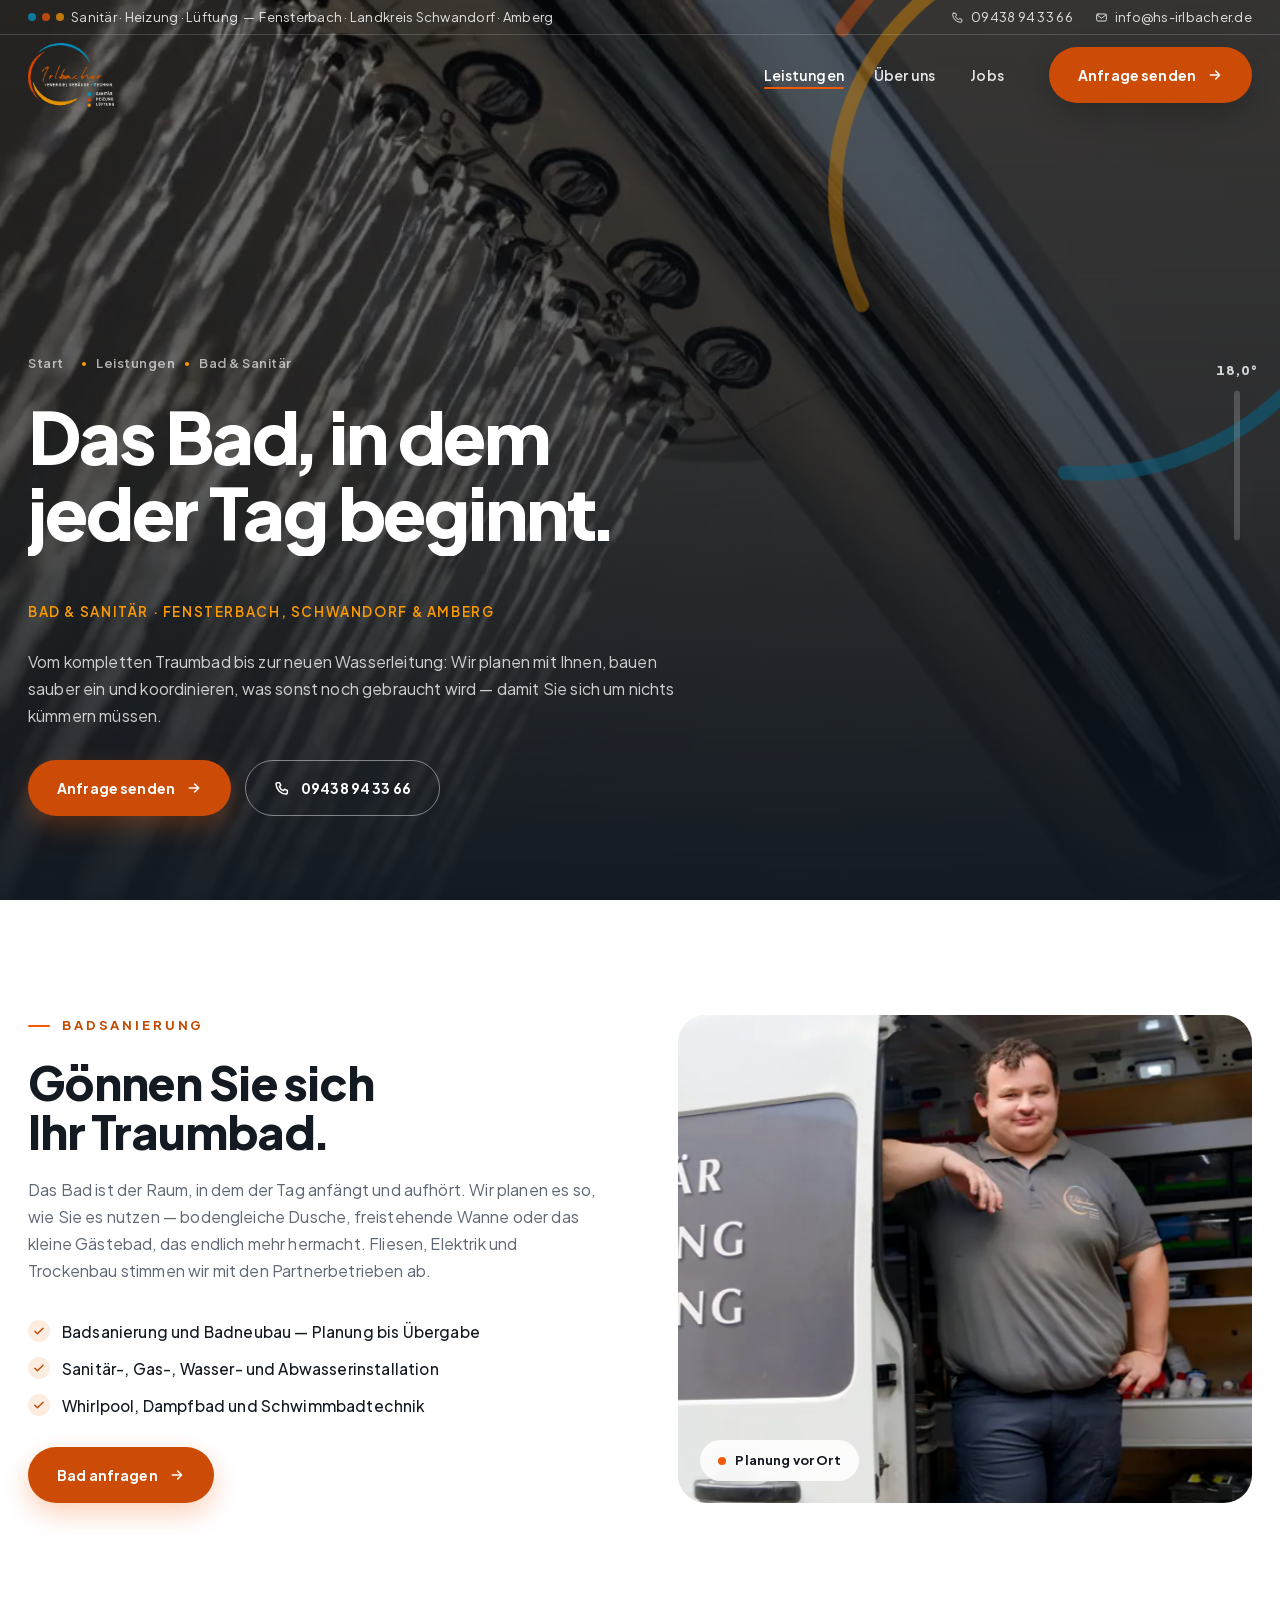
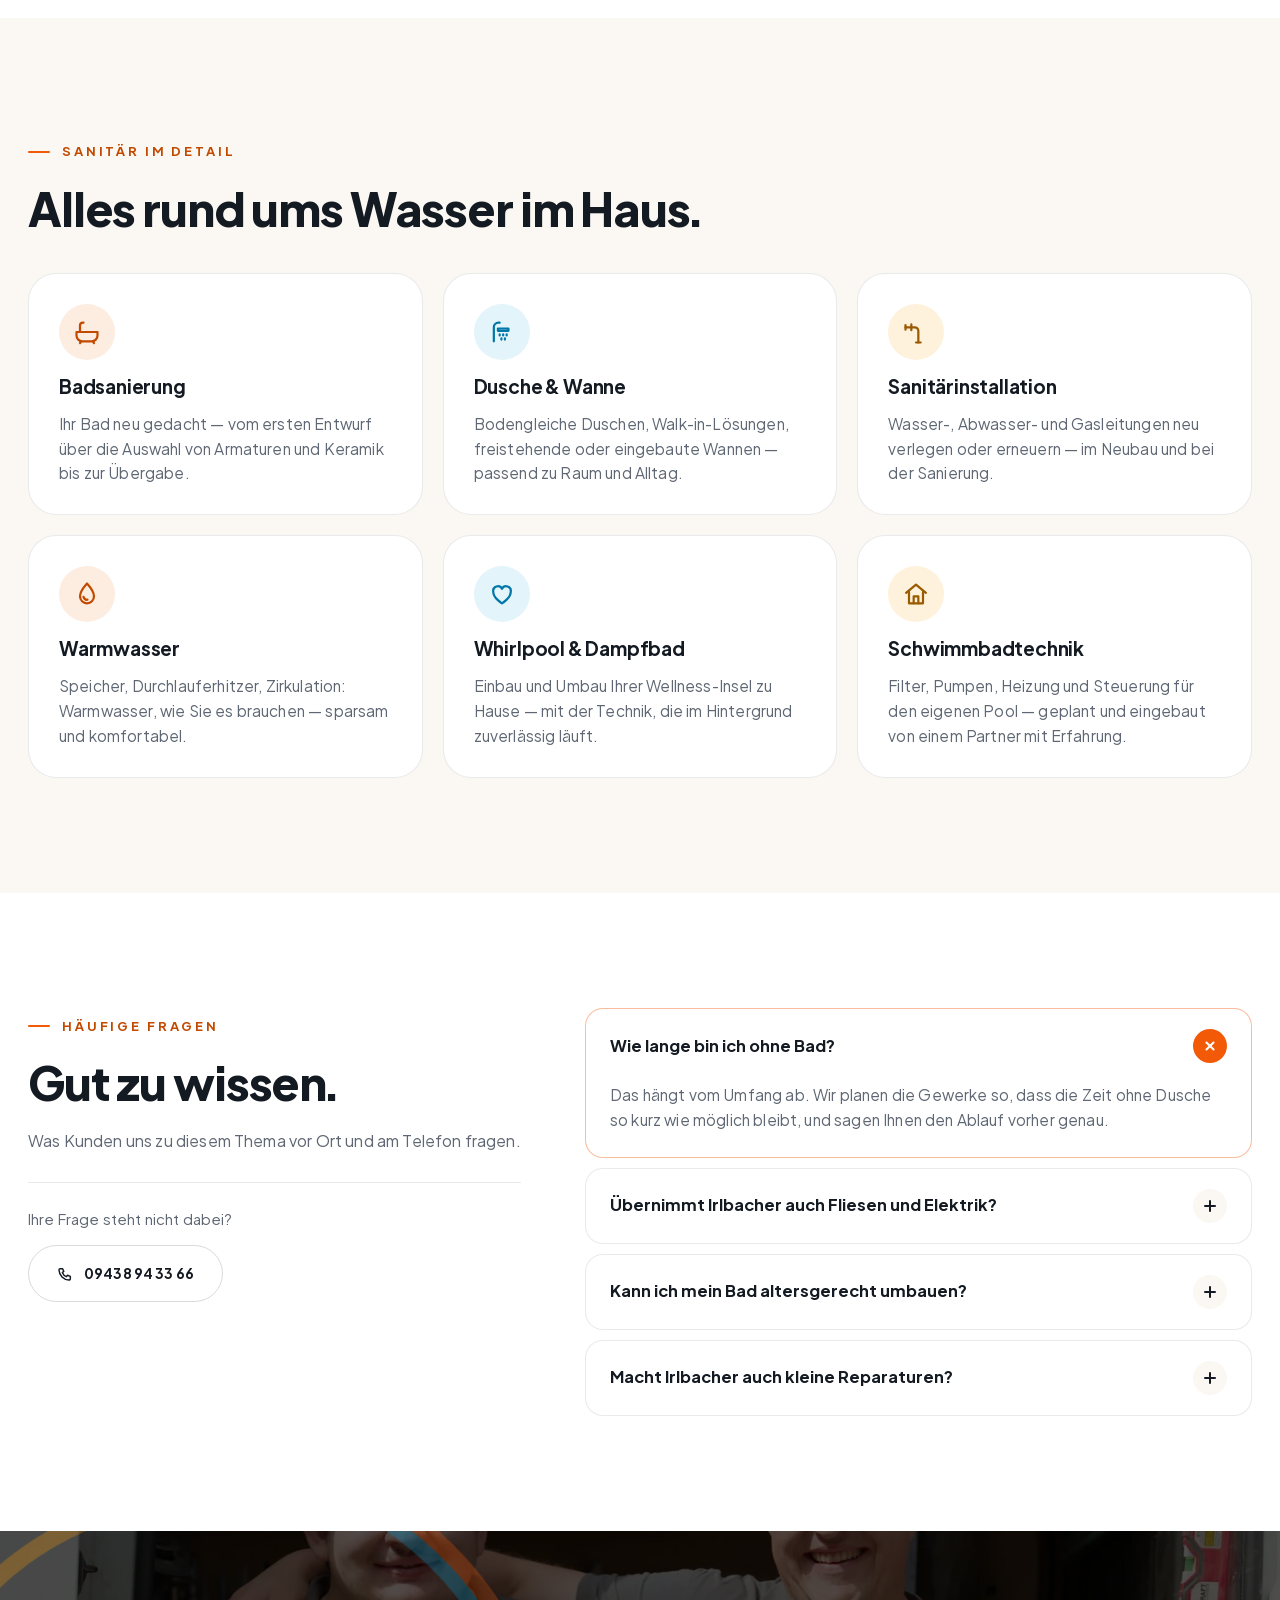
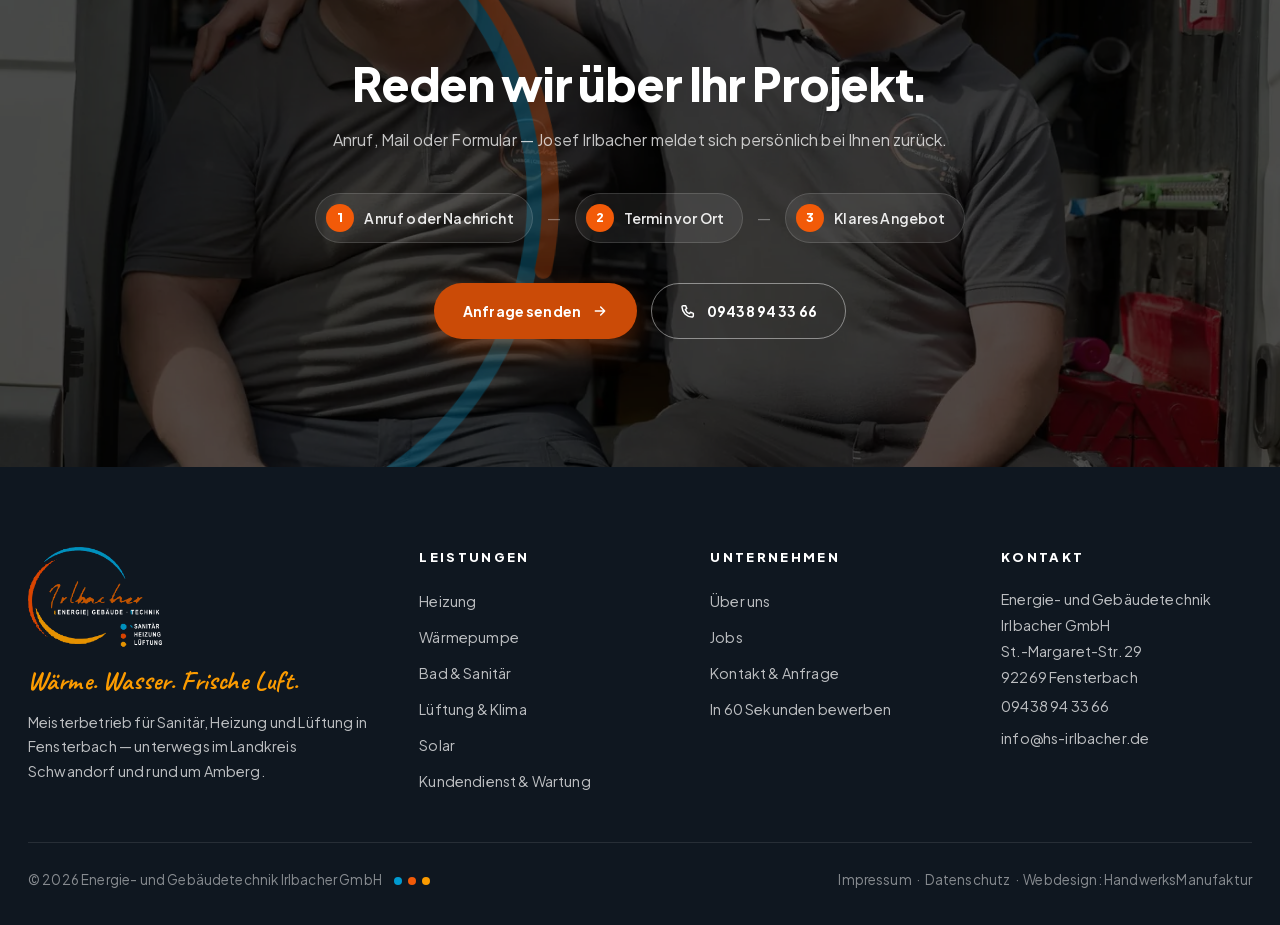
<file: bad-sanitaer.html>
<!DOCTYPE html>
<html lang="de" class="kein-js">
<head>
<meta charset="UTF-8">
<meta name="viewport" content="width=device-width, initial-scale=1.0">
<title>Badsanierung & Sanitär Fensterbach, Schwandorf | Irlbacher</title>
<meta name="description" content="Bad planen und sanieren, Sanitär-, Gas- und Wasserinstallation, Whirlpool, Dampfbad, Schwimmbadtechnik — Meisterbetrieb Irlbacher, Fensterbach bei Schwandorf.">
<link rel="canonical" href="https://www.hs-irlbacher.de/bad-sanitaer">
<meta property="og:url" content="https://www.hs-irlbacher.de/bad-sanitaer">
<meta property="og:title" content="Badsanierung & Sanitär Fensterbach, Schwandorf | Irlbacher">
<meta property="og:description" content="Bad planen und sanieren, Sanitär-, Gas- und Wasserinstallation, Whirlpool, Dampfbad, Schwimmbadtechnik — Meisterbetrieb Irlbacher, Fensterbach bei Schwandorf.">
<meta property="og:type" content="website">
<meta property="og:image" content="https://www.hs-irlbacher.de/assets/img/team-van.jpg">
<meta name="theme-color" content="#0F1720">
<link rel="icon" type="image/png" sizes="512x512" href="assets/img/favicon.png">
<link rel="apple-touch-icon" href="assets/img/favicon.png">
<link rel="preload" href="assets/fonts/plus-jakarta-sans-800-latin.woff2" as="font" type="font/woff2" crossorigin>  <!-- CLS 27.09.2026: Hero-Schriften vorladen, sonst rutscht der Hero beim Schriftwechsel 65 px -->
<link rel="preload" href="assets/fonts/plus-jakarta-sans-400-latin.woff2" as="font" type="font/woff2" crossorigin>
<link rel="preload" href="assets/fonts/plus-jakarta-sans-700-latin.woff2" as="font" type="font/woff2" crossorigin>
<link rel="preload" href="assets/fonts/caveat-700-latin.woff2" as="font" type="font/woff2" crossorigin>
<link rel="stylesheet" href="assets/fonts.css">
<link rel="stylesheet" href="styles.css">
<script type="application/ld+json">{"@context": "https://schema.org", "@type": ["HVACBusiness", "Plumber"], "name": "Energie- und Gebäudetechnik Irlbacher GmbH", "legalName": "Energie- und Gebäudetechnik Irlbacher GmbH", "vatID": "DE455767718", "url": "https://www.hs-irlbacher.de/", "telephone": "+49 9438 943366", "email": "info@hs-irlbacher.de", "image": "https://www.hs-irlbacher.de/assets/img/team-van.jpg", "address": {"@type": "PostalAddress", "streetAddress": "St.-Margaret-Str. 29", "postalCode": "92269", "addressLocality": "Fensterbach", "addressRegion": "Bayern", "addressCountry": "DE"}, "geo": {"@type": "GeoCoordinates", "latitude": 49.44, "longitude": 12.05}, "areaServed": [{"@type": "City", "name": "Fensterbach"}, {"@type": "City", "name": "Schwandorf"}, {"@type": "City", "name": "Amberg"}, {"@type": "City", "name": "Nabburg"}, {"@type": "City", "name": "Schwarzenfeld"}, {"@type": "City", "name": "Wernberg-Köblitz"}, {"@type": "City", "name": "Hirschau"}, {"@type": "City", "name": "Pfreimd"}], "openingHoursSpecification": [{"@type": "OpeningHoursSpecification", "dayOfWeek": ["Monday", "Tuesday", "Wednesday", "Thursday"], "opens": "07:00", "closes": "16:00"}, {"@type": "OpeningHoursSpecification", "dayOfWeek": "Friday", "opens": "07:00", "closes": "13:00"}], "knowsAbout": ["Heizung", "Wärmepumpe", "Sanitär", "Badsanierung", "Lüftung", "Klimatechnik", "Solarthermie", "Kundendienst"]}</script><script type="application/ld+json">{"@context": "https://schema.org", "@type": "FAQPage", "mainEntity": [{"@type": "Question", "name": "Wie lange bin ich ohne Bad?", "acceptedAnswer": {"@type": "Answer", "text": "Das hängt vom Umfang ab. Wir planen die Gewerke so, dass die Zeit ohne Dusche so kurz wie möglich bleibt, und sagen Ihnen den Ablauf vorher genau."}}, {"@type": "Question", "name": "Übernimmt Irlbacher auch Fliesen und Elektrik?", "acceptedAnswer": {"@type": "Answer", "text": "Wir koordinieren die Partnerbetriebe für Fliesen, Elektrik und Trockenbau, damit Sie einen Ansprechpartner haben. Die Sanitär- und Heizungsarbeiten machen wir selbst."}}, {"@type": "Question", "name": "Kann ich mein Bad altersgerecht umbauen?", "acceptedAnswer": {"@type": "Answer", "text": "Ja — bodengleiche Dusche, Haltegriffe, rutschhemmende Böden und passende Sitzhöhen planen wir mit ein, wenn Sie das möchten."}}, {"@type": "Question", "name": "Macht Irlbacher auch kleine Reparaturen?", "acceptedAnswer": {"@type": "Answer", "text": "Ja. Tropfender Hahn, defekte Spülung, verstopfter Abfluss — unser Kundendienst kommt auch für die kleinen Dinge."}}]}</script>
<script>try{if(sessionStorage.getItem('irl-wipe'))document.documentElement.classList.add('ankunft')}catch(e){}</script>
</head>
<body>
<div class="wipe" aria-hidden="true"></div>
<div class="thermo" aria-hidden="true"><b>18,0°</b><div class="thermo-rohr"><i></i></div></div>
<header>
  <div class="topbar"><div class="wrap">
    <span class="links"><span class="drei"><i style="background:var(--blau)"></i><i style="background:var(--orange)"></i><i style="background:var(--gelb)"></i></span>Sanitär · Heizung · Lüftung &nbsp;—&nbsp; Fensterbach · Landkreis Schwandorf · Amberg</span>
    <div class="rechts"><a href="tel:+499438943366"><svg viewBox="0 0 24 24" aria-hidden="true" class=""><path d="M5 4h3.5l1.7 4.2-2.2 1.6a10 10 0 0 0 6.2 6.2l1.6-2.2L20 15.5V19a2 2 0 0 1-2.1 2A15.5 15.5 0 0 1 3 6.1 2 2 0 0 1 5 4z"/></svg>09438 94 33 66</a><a href="mailto:info@hs-irlbacher.de"><svg viewBox="0 0 24 24" aria-hidden="true" class=""><rect x="3" y="5.5" width="18" height="13" rx="2.5"/><path d="m3.5 7 8.5 6.5L20.5 7"/></svg>info@hs-irlbacher.de</a></div>
  </div></div>
  <div class="wrap kopf">
    <a class="logo" href="./" aria-label="Energie- und Gebäudetechnik Irlbacher GmbH — Startseite"><img decoding="async" class="hell" src="assets/opt/img-logo-hell-480.webp" alt="" aria-hidden="true" width="480" height="358"><img decoding="async" class="dunkel" src="assets/opt/img-logo-480.webp" alt="Irlbacher — Energie · Gebäude · Technik, Fensterbach" width="480" height="358"></a>
    <nav class="haupt"><div class="hat-menu"><a href="leistungen" class="aktiv">Leistungen</a><div class="drop"><div class="drop-innen"><a href="heizung"><svg viewBox="0 0 24 24" aria-hidden="true" class=""><g class="flamme"><path d="M12 3c1.2 3.2 4.5 4.8 4.5 9.3A4.5 4.5 0 0 1 7.5 12.3c0-2.2 1.1-3.3 1.3-3.6.1 1.4.8 2.5 2 2.7C10.4 8.6 10 5.8 12 3z"/></g><path d="M10.6 16.4c0 1.2.6 2 1.4 2s1.4-.8 1.4-2c0-1-.9-1.9-1.4-2.6-.5.7-1.4 1.6-1.4 2.6z"/></svg><span>Heizung</span></a><a href="waermepumpe"><svg viewBox="0 0 24 24" aria-hidden="true" class=""><path d="M10 4.5a2 2 0 0 1 4 0v9.2a4 4 0 1 1-4 0z"/><path d="M12 9v6.5"/><circle cx="12" cy="17" r="1"/></svg><span>Wärmepumpe</span></a><a href="bad-sanitaer"><svg viewBox="0 0 24 24" aria-hidden="true" class=""><path d="M12 3s6 6.6 6 11a6 6 0 0 1-12 0c0-4.4 6-11 6-11z"/><path class="welle" d="M9 14.5c.6 1.8 2 2.6 3.4 2.4"/></svg><span>Bad &amp; Sanitär</span></a><a href="lueftung-klima"><svg viewBox="0 0 24 24" aria-hidden="true" class=""><path class="luft" d="M3 8h11.5a2.75 2.75 0 1 0-2.6-3.6"/><path class="luft" d="M3 12.5h15.5a2.75 2.75 0 1 1-2.6 3.6"/><path class="luft" d="M3 17h8"/></svg><span>Lüftung &amp; Klima</span></a><a href="solar"><svg viewBox="0 0 24 24" aria-hidden="true" class=""><circle cx="12" cy="12" r="4"/><path d="M12 2.5v2.2M12 19.3v2.2M2.5 12h2.2M19.3 12h2.2M5.3 5.3l1.5 1.5M17.2 17.2l1.5 1.5M5.3 18.7l1.5-1.5M17.2 6.8l1.5-1.5"/></svg><span>Solar</span></a><a href="kundendienst-wartung"><svg viewBox="0 0 24 24" aria-hidden="true" class=""><path d="M14.5 6.5a4 4 0 0 0-5.3 4.9L3 17.6 6.4 21l6.2-6.2a4 4 0 0 0 4.9-5.3l-2.7 2.7-2-2 2.7-2.7z"/></svg><span>Kundendienst &amp; Wartung</span></a><a class="drop-alle" href="leistungen">Alle Leistungen <svg viewBox="0 0 24 24" aria-hidden="true" class=""><path d="M5 12h14M13 6l6 6-6 6"/></svg></a></div></div></div><a href="ueber-uns">Über uns</a><a href="jobs">Jobs</a></nav>
    <button class="menu-knopf" aria-label="Menü" aria-expanded="false"><span></span><span></span></button>
    <a class="btn btn-orange" href="kontakt"><span>Anfrage senden</span><svg viewBox="0 0 24 24" aria-hidden="true" class=""><path d="M5 12h14M13 6l6 6-6 6"/></svg></a>
  </div>
</header>
<div class="menu-flaeche" hidden><a href="./">Start</a><a href="leistungen">Leistungen</a><div class="mob-leistungen"><a href="heizung">Heizung</a><a href="waermepumpe">Wärmepumpe</a><a href="bad-sanitaer">Bad &amp; Sanitär</a><a href="lueftung-klima">Lüftung &amp; Klima</a><a href="solar">Solar</a><a href="kundendienst-wartung">Kundendienst &amp; Wartung</a></div><a href="ueber-uns">Über uns</a><a href="jobs">Jobs</a><a class="cta" href="kontakt">Anfrage senden</a><div class="ring menu-ring"><svg viewBox="0 0 400 400" aria-hidden="true"><circle class="b" cx="200" cy="200" r="176" stroke-width="9" stroke-dasharray="464.5 1105.8" transform="rotate(-150 200 200)" data-bogen="0.42"/><circle class="o" cx="200" cy="200" r="184" stroke-width="9" stroke-dasharray="508.7 1156.1" transform="rotate(120 200 200)" data-bogen="0.44"/><circle class="g" cx="200" cy="200" r="158" stroke-width="9" stroke-dasharray="357.4 992.7" transform="rotate(60 200 200)" data-bogen="0.36"/></svg></div></div>
<div class="hero-u">
  <div class="hero-medien"><video poster="assets/opt/img-poster-bad-960.webp" muted loop playsinline autoplay preload="metadata"><source src="assets/opt/video-bad-m.mp4" media="(max-width: 760px)" type="video/mp4"><source src="assets/opt/video-bad.mp4" type="video/mp4"></video></div>
  <div class="ring"><svg viewBox="0 0 400 400" aria-hidden="true"><circle class="b" cx="200" cy="200" r="176" stroke-width="9" stroke-dasharray="464.5 1105.8" transform="rotate(-150 200 200)" data-bogen="0.42"/><circle class="o" cx="200" cy="200" r="184" stroke-width="9" stroke-dasharray="508.7 1156.1" transform="rotate(120 200 200)" data-bogen="0.44"/><circle class="g" cx="200" cy="200" r="158" stroke-width="9" stroke-dasharray="357.4 992.7" transform="rotate(60 200 200)" data-bogen="0.36"/></svg></div>
  <div class="wrap hero-inhalt">
    <nav class="krumen" aria-label="Sie sind hier"><a href="./">Start</a><i></i><a href="leistungen">Leistungen</a><i></i><span>Bad & Sanitär</span></nav>
    <h1>Das Bad, in dem jeder Tag&nbsp;beginnt.<span class="h1-ort">Bad & Sanitär · Fensterbach, Schwandorf & Amberg</span></h1>
    <p class="sub">Vom kompletten Traumbad bis zur neuen Wasserleitung: Wir planen mit Ihnen, bauen sauber ein und koordinieren, was sonst noch gebraucht wird — damit Sie sich um nichts kümmern müssen.</p>
    <div class="hero-cta"><a class="btn btn-orange" href="kontakt"><span>Anfrage senden</span><svg viewBox="0 0 24 24" aria-hidden="true" class=""><path d="M5 12h14M13 6l6 6-6 6"/></svg></a><a class="btn btn-linie" href="tel:+499438943366"><svg viewBox="0 0 24 24" aria-hidden="true" class=""><path d="M5 4h3.5l1.7 4.2-2.2 1.6a10 10 0 0 0 6.2 6.2l1.6-2.2L20 15.5V19a2 2 0 0 1-2.1 2A15.5 15.5 0 0 1 3 6.1 2 2 0 0 1 5 4z"/></svg><span>09438 94 33 66</span></a></div>
  </div>
</div>

<section><div class="wrap duo">
  <div class="rev"><span class="kicker">Badsanierung</span><h2>Gönnen Sie sich Ihr&nbsp;Traumbad.</h2><p class="sub" style="margin-bottom:14px">Das Bad ist der Raum, in dem der Tag anfängt und aufhört. Wir planen es so, wie Sie es nutzen — bodengleiche Dusche, freistehende Wanne oder das kleine Gästebad, das endlich mehr hermacht. Fliesen, Elektrik und Trockenbau stimmen wir mit den Partnerbetrieben ab.</p><ul class="haken"><li><svg viewBox="0 0 24 24" aria-hidden="true" class=""><path d="m5 12.5 4.2 4.2L19 7.2"/></svg>Badsanierung und Badneubau — Planung bis Übergabe</li><li><svg viewBox="0 0 24 24" aria-hidden="true" class=""><path d="m5 12.5 4.2 4.2L19 7.2"/></svg>Sanitär-, Gas-, Wasser- und Abwasserinstallation</li><li><svg viewBox="0 0 24 24" aria-hidden="true" class=""><path d="m5 12.5 4.2 4.2L19 7.2"/></svg>Whirlpool, Dampfbad und Schwimmbadtechnik</li></ul><div><a class="btn btn-orange" href="kontakt"><span>Bad anfragen</span><svg viewBox="0 0 24 24" aria-hidden="true" class=""><path d="M5 12h14M13 6l6 6-6 6"/></svg></a></div></div>
  <div class="duo-bild rev iris para"><div class="duo-marke"><i></i>Planung vor Ort</div><img decoding="async" srcset="assets/opt/img-van-tuer-640.webp 640w, assets/opt/img-van-tuer-960.webp 960w, assets/opt/img-van-tuer-1400.webp 1400w" sizes="(max-width: 760px) 100vw, 70vw" class="foto" src="assets/opt/img-van-tuer-1400.webp" alt="Matthias Zenger am Firmenwagen mit Sanitär-, Heizung- und Lüftung-Beschriftung — Irlbacher GmbH, Fensterbach" width="1400" height="933"></div>
</div></section>
<section class="creme"><div class="wrap">
  <div class="rev" style="max-width:62ch;margin-bottom:40px"><span class="kicker">Sanitär im Detail</span><h2>Alles rund ums Wasser im&nbsp;Haus.</h2></div>
  <div class="karten"><div class="karte rev rev-0 "><div class="karte-icon"><svg viewBox="0 0 24 24" aria-hidden="true" class=""><path d="M3 12h18v3a5 5 0 0 1-5 5H8a5 5 0 0 1-5-5z"/><path d="M6 12V6.5A2.5 2.5 0 0 1 8.5 4H9M7 20l-1 1.5M17 20l1 1.5"/></svg></div><h3>Badsanierung</h3><p>Ihr Bad neu gedacht — vom ersten Entwurf über die Auswahl von Armaturen und Keramik bis zur Übergabe.</p></div><div class="karte rev rev-1 blau"><div class="karte-icon"><svg viewBox="0 0 24 24" aria-hidden="true" class=""><path d="M5 20V8a4 4 0 0 1 4-4h1"/><path d="M8.5 9h9v2h-9z"/><path d="M10 14v1M13 14v1M16 14v1M11.5 17.5v1M14.5 17.5v1"/></svg></div><h3>Dusche &amp;&nbsp;Wanne</h3><p>Bodengleiche Duschen, Walk-in-Lösungen, freistehende oder eingebaute Wannen — passend zu Raum und Alltag.</p></div><div class="karte rev rev-2 gelb"><div class="karte-icon"><svg viewBox="0 0 24 24" aria-hidden="true" class=""><path d="M3 8h8a3 3 0 0 1 3 3v10"/><path d="M3 6v4M12 21h4M8 5.5v5"/></svg></div><h3>Sanitärinstallation</h3><p>Wasser-, Abwasser- und Gasleitungen neu verlegen oder erneuern — im Neubau und bei der Sanierung.</p></div><div class="karte rev rev-0 "><div class="karte-icon"><svg viewBox="0 0 24 24" aria-hidden="true" class=""><path d="M12 3s6 6.6 6 11a6 6 0 0 1-12 0c0-4.4 6-11 6-11z"/><path class="welle" d="M9 14.5c.6 1.8 2 2.6 3.4 2.4"/></svg></div><h3>Warmwasser</h3><p>Speicher, Durchlauferhitzer, Zirkulation: Warmwasser, wie Sie es brauchen — sparsam und komfortabel.</p></div><div class="karte rev rev-1 blau"><div class="karte-icon"><svg viewBox="0 0 24 24" aria-hidden="true" class=""><path d="M12 20s-7.5-4.5-7.5-10A4 4 0 0 1 12 7.5 4 4 0 0 1 19.5 10c0 5.5-7.5 10-7.5 10z"/></svg></div><h3>Whirlpool &amp;&nbsp;Dampfbad</h3><p>Einbau und Umbau Ihrer Wellness-Insel zu Hause — mit der Technik, die im Hintergrund zuverlässig läuft.</p></div><div class="karte rev rev-2 gelb"><div class="karte-icon"><svg viewBox="0 0 24 24" aria-hidden="true" class=""><path d="m3.5 11 8.5-7 8.5 7"/><path d="M6 10v10h12V10"/><path d="M10 20v-6h4v6"/></svg></div><h3>Schwimmbadtechnik</h3><p>Filter, Pumpen, Heizung und Steuerung für den eigenen Pool — geplant und eingebaut von einem Partner mit Erfahrung.</p></div></div>
</div></section>

<section><div class="wrap faq-duo">
  <div class="faq-kopf rev"><span class="kicker">Häufige Fragen</span><h2>Gut zu&nbsp;wissen.</h2><p class="sub">Was Kunden uns zu diesem Thema vor Ort und am Telefon fragen.</p>
    <div class="faq-anruf"><p>Ihre Frage steht nicht dabei?</p><a class="btn btn-hell" href="tel:+499438943366"><svg viewBox="0 0 24 24" aria-hidden="true" class=""><path d="M5 4h3.5l1.7 4.2-2.2 1.6a10 10 0 0 0 6.2 6.2l1.6-2.2L20 15.5V19a2 2 0 0 1-2.1 2A15.5 15.5 0 0 1 3 6.1 2 2 0 0 1 5 4z"/></svg><span>09438 94 33 66</span></a></div></div>
  <div class="rev rev-1"><div class="faq"><div class="faq-eintrag auf"><button class="faq-frage" aria-expanded="true">Wie lange bin ich ohne Bad?<i></i></button><div class="faq-antwort"><p>Das hängt vom Umfang ab. Wir planen die Gewerke so, dass die Zeit ohne Dusche so kurz wie möglich bleibt, und sagen Ihnen den Ablauf vorher genau.</p></div></div><div class="faq-eintrag"><button class="faq-frage" aria-expanded="false">Übernimmt Irlbacher auch Fliesen und Elektrik?<i></i></button><div class="faq-antwort"><p>Wir koordinieren die Partnerbetriebe für Fliesen, Elektrik und Trockenbau, damit Sie einen Ansprechpartner haben. Die Sanitär- und Heizungsarbeiten machen wir selbst.</p></div></div><div class="faq-eintrag"><button class="faq-frage" aria-expanded="false">Kann ich mein Bad altersgerecht umbauen?<i></i></button><div class="faq-antwort"><p>Ja — bodengleiche Dusche, Haltegriffe, rutschhemmende Böden und passende Sitzhöhen planen wir mit ein, wenn Sie das möchten.</p></div></div><div class="faq-eintrag"><button class="faq-frage" aria-expanded="false">Macht Irlbacher auch kleine Reparaturen?<i></i></button><div class="faq-antwort"><p>Ja. Tropfender Hahn, defekte Spülung, verstopfter Abfluss — unser Kundendienst kommt auch für die kleinen Dinge.</p></div></div></div></div>
</div></section>
<div class="cta">
  <div class="cta-bg" style="background-image:url('assets/opt/img-team-sitzen-1400.webp')"></div>
  <div class="ring"><svg viewBox="0 0 400 400" aria-hidden="true"><circle class="b" cx="200" cy="200" r="176" stroke-width="9" stroke-dasharray="464.5 1105.8" transform="rotate(-150 200 200)" data-bogen="0.42"/><circle class="o" cx="200" cy="200" r="184" stroke-width="9" stroke-dasharray="508.7 1156.1" transform="rotate(120 200 200)" data-bogen="0.44"/><circle class="g" cx="200" cy="200" r="158" stroke-width="9" stroke-dasharray="357.4 992.7" transform="rotate(60 200 200)" data-bogen="0.36"/></svg></div>
  <div class="wrap rev">
    <h2>Reden wir über Ihr&nbsp;Projekt.</h2>
    <p class="sub">Anruf, Mail oder Formular — Josef Irlbacher meldet sich persönlich bei Ihnen zurück.</p>
    <div class="cta-schritte"><b><i>1</i>Anruf oder Nachricht</b><em>—</em><b><i>2</i>Termin vor Ort</b><em>—</em><b><i>3</i>Klares Angebot</b></div>
    <div class="cta-knoepfe"><a class="btn btn-orange" href="kontakt"><span>Anfrage senden</span><svg viewBox="0 0 24 24" aria-hidden="true" class=""><path d="M5 12h14M13 6l6 6-6 6"/></svg></a><a class="btn btn-linie" href="tel:+499438943366"><svg viewBox="0 0 24 24" aria-hidden="true" class=""><path d="M5 4h3.5l1.7 4.2-2.2 1.6a10 10 0 0 0 6.2 6.2l1.6-2.2L20 15.5V19a2 2 0 0 1-2.1 2A15.5 15.5 0 0 1 3 6.1 2 2 0 0 1 5 4z"/></svg><span>09438 94 33 66</span></a></div>
  </div>
</div>

<footer>
  <div class="ring"><svg viewBox="0 0 400 400" aria-hidden="true"><circle class="b" cx="200" cy="200" r="176" stroke-width="9" stroke-dasharray="464.5 1105.8" transform="rotate(-150 200 200)" data-bogen="0.42"/><circle class="o" cx="200" cy="200" r="184" stroke-width="9" stroke-dasharray="508.7 1156.1" transform="rotate(120 200 200)" data-bogen="0.44"/><circle class="g" cx="200" cy="200" r="158" stroke-width="9" stroke-dasharray="357.4 992.7" transform="rotate(60 200 200)" data-bogen="0.36"/></svg></div>
  <div class="wrap">
    <div class="footer-raster">
      <div>
        <div class="footer-logo"><img fetchpriority="low" decoding="async" src="assets/opt/img-logo-hell-480.webp" alt="Energie- und Gebäudetechnik Irlbacher GmbH" width="480" height="358"></div>
        <div class="footer-claim">Wärme. Wasser. Frische Luft.</div>
        <p class="footer-text">Meisterbetrieb für Sanitär, Heizung und Lüftung in Fensterbach — unterwegs im Landkreis Schwandorf und rund um Amberg.</p>
      </div>
      <div><div class="footer-titel">Leistungen</div><nav><a href="heizung">Heizung</a><a href="waermepumpe">Wärmepumpe</a><a href="bad-sanitaer">Bad &amp; Sanitär</a><a href="lueftung-klima">Lüftung &amp; Klima</a><a href="solar">Solar</a><a href="kundendienst-wartung">Kundendienst &amp; Wartung</a></nav></div>
      <div><div class="footer-titel">Unternehmen</div><nav><a href="ueber-uns">Über uns</a><a href="jobs">Jobs</a><a href="kontakt">Kontakt &amp; Anfrage</a><a href="https://irlbacher-gmbh.perspectivefunnel.com/anlagenmechaniker/" target="_blank" rel="noopener">In 60 Sekunden bewerben</a></nav></div>
      <div><div class="footer-titel">Kontakt</div><div class="footer-adresse">Energie- und Gebäudetechnik Irlbacher GmbH<br>St.-Margaret-Str. 29<br>92269 Fensterbach<br><a href="tel:+499438943366">09438 94 33 66</a><br><a href="mailto:info@hs-irlbacher.de">info@hs-irlbacher.de</a></div></div>
    </div>
    <div class="footer-unten">
      <div>© 2026 Energie- und Gebäudetechnik Irlbacher GmbH <span class="footer-drei"><i style="background:var(--blau)"></i><i style="background:var(--orange)"></i><i style="background:var(--gelb)"></i></span></div>
      <div><a href="impressum">Impressum</a> &nbsp;·&nbsp; <a href="datenschutz">Datenschutz</a> &nbsp;·&nbsp; <a href="https://handwerksmanufaktur.digital" target="_blank" rel="noopener">Webdesign: HandwerksManufaktur</a></div>
    </div>
  </div>
</footer>
<script src="main.js"></script>
</body>
</html>
</file>
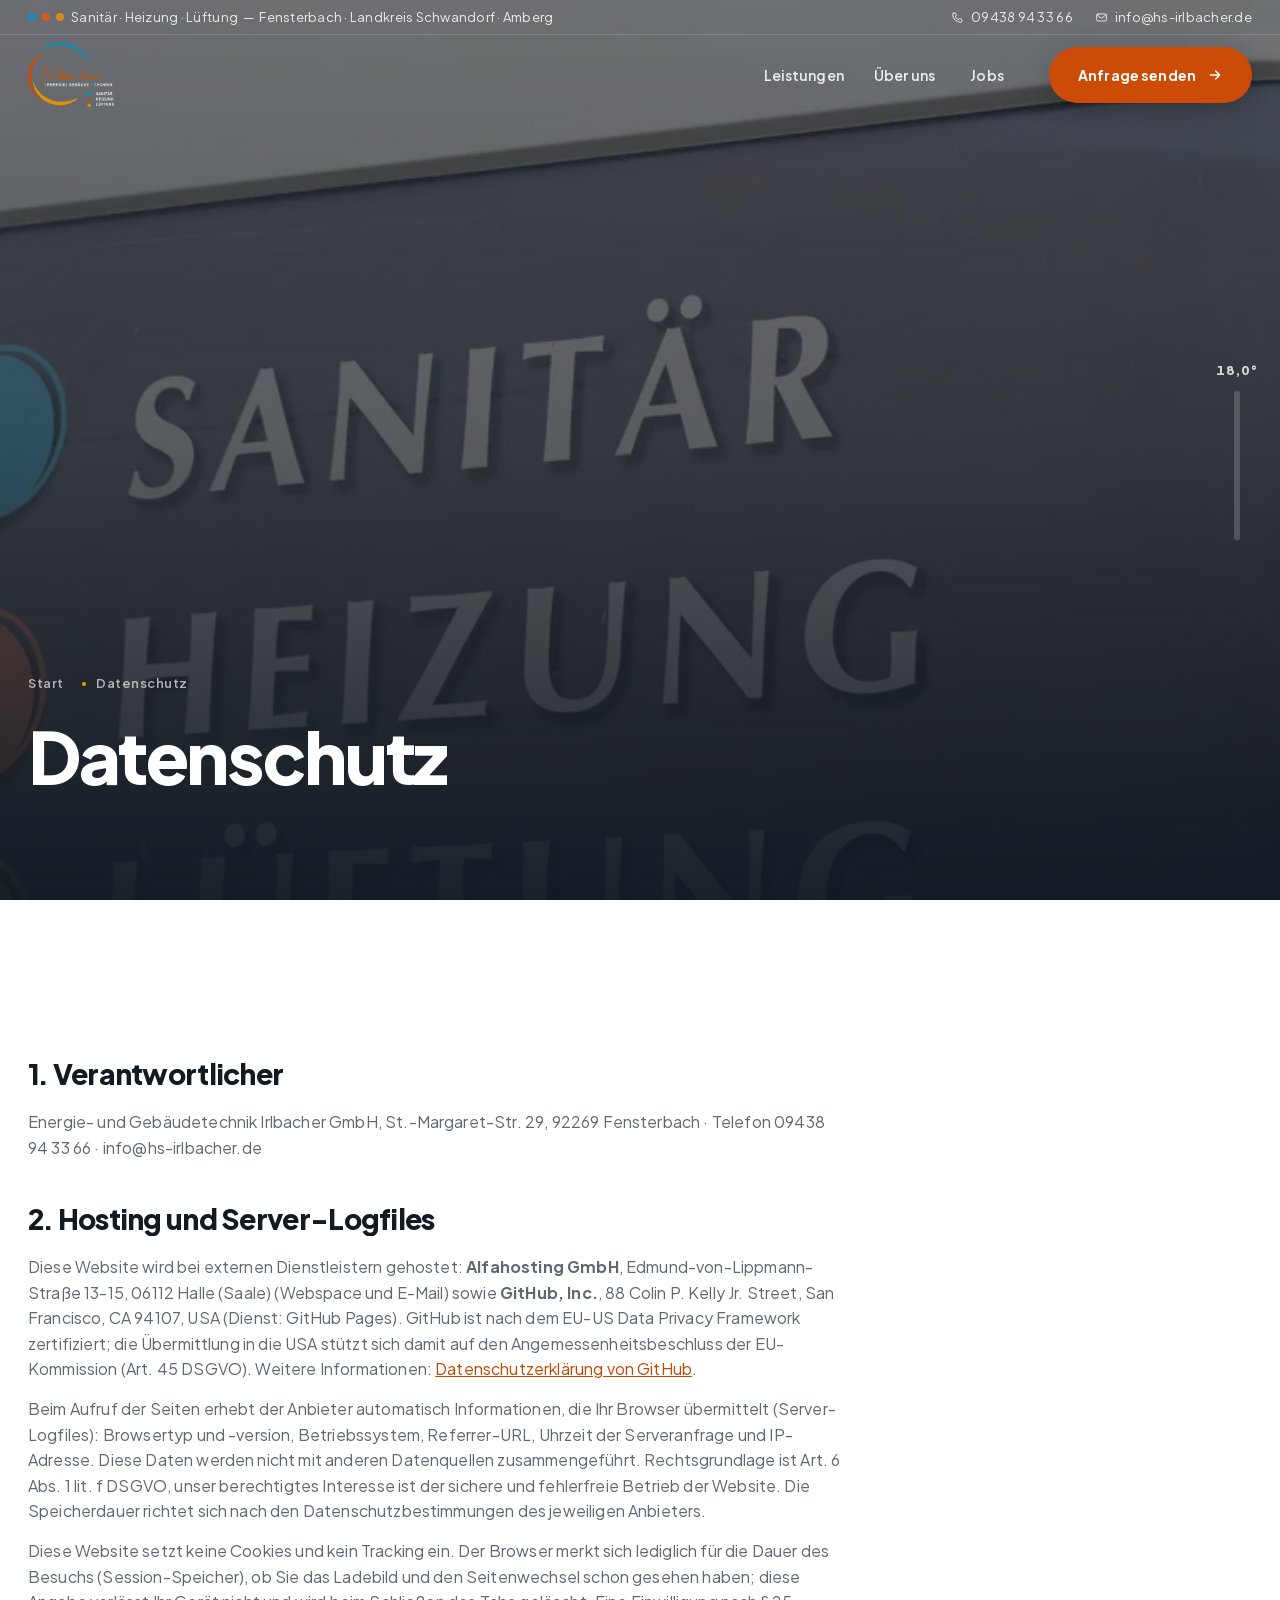
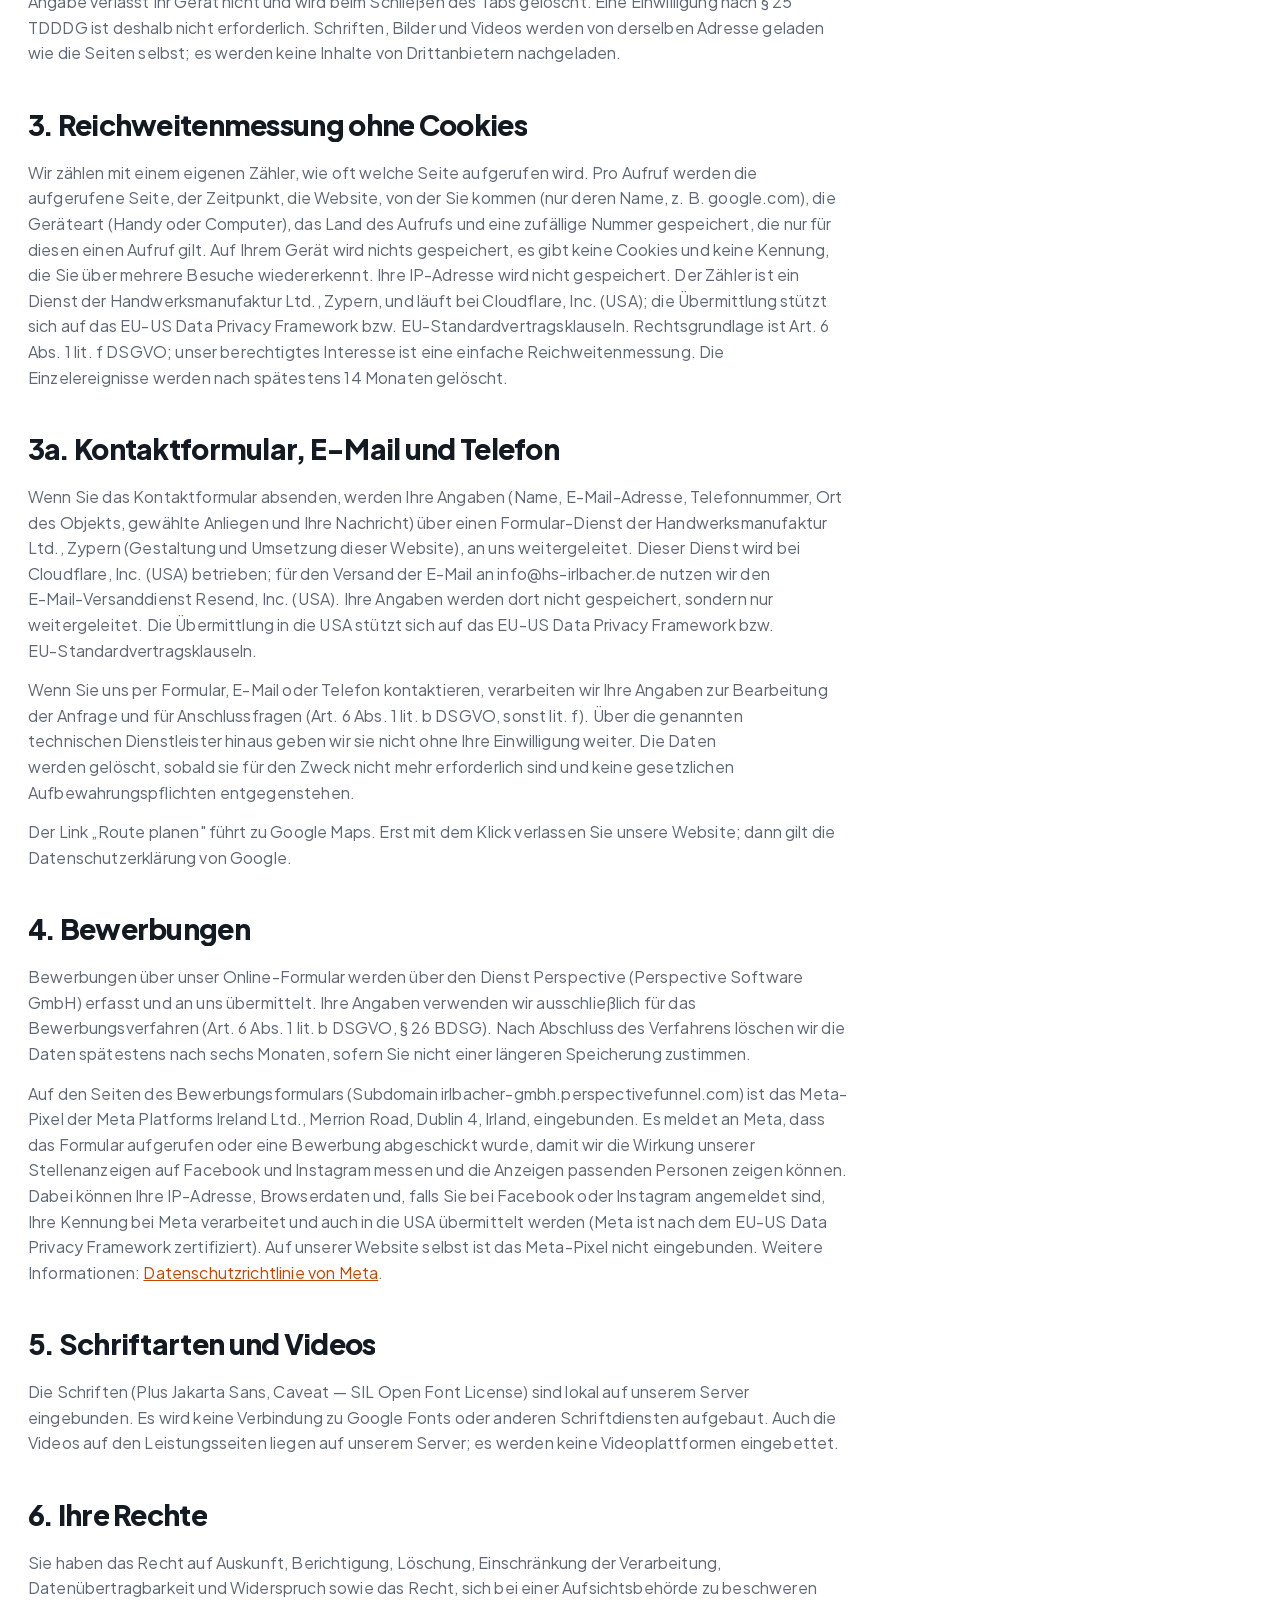
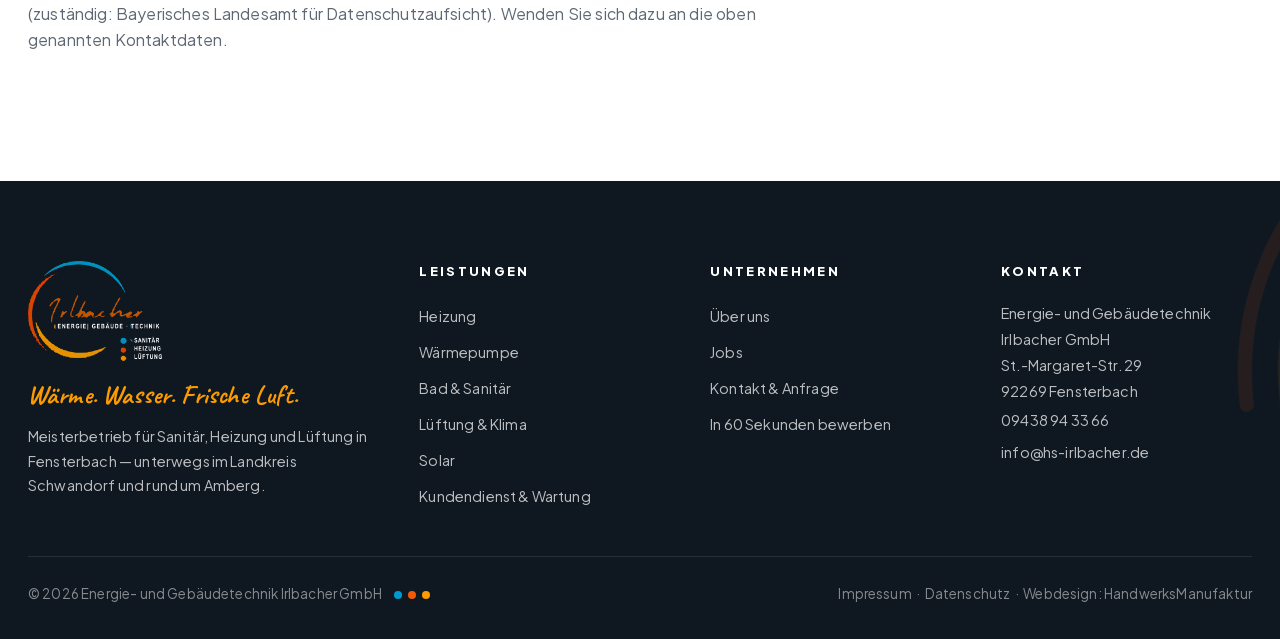
<file: datenschutz.html>
<!DOCTYPE html>
<html lang="de" class="kein-js">
<head>
<meta charset="UTF-8">
<meta name="viewport" content="width=device-width, initial-scale=1.0">
<title>Datenschutz | Energie- und Gebäudetechnik Irlbacher GmbH</title>
<meta name="description" content="Datenschutz | Energie- und Gebäudetechnik Irlbacher GmbH">
<link rel="canonical" href="https://www.hs-irlbacher.de/datenschutz">
<meta property="og:url" content="https://www.hs-irlbacher.de/datenschutz">
<meta property="og:title" content="Datenschutz | Energie- und Gebäudetechnik Irlbacher GmbH">
<meta property="og:description" content="Datenschutz | Energie- und Gebäudetechnik Irlbacher GmbH">
<meta property="og:type" content="website">
<meta property="og:image" content="https://www.hs-irlbacher.de/assets/img/team-van.jpg">
<meta name="theme-color" content="#0F1720">
<link rel="icon" type="image/png" sizes="512x512" href="assets/img/favicon.png">
<link rel="apple-touch-icon" href="assets/img/favicon.png">
<link rel="preload" href="assets/fonts/plus-jakarta-sans-800-latin.woff2" as="font" type="font/woff2" crossorigin>  <!-- CLS 27.09.2026: Hero-Schriften vorladen, sonst rutscht der Hero beim Schriftwechsel 65 px -->
<link rel="preload" href="assets/fonts/plus-jakarta-sans-400-latin.woff2" as="font" type="font/woff2" crossorigin>
<link rel="preload" href="assets/fonts/plus-jakarta-sans-700-latin.woff2" as="font" type="font/woff2" crossorigin>
<link rel="preload" href="assets/fonts/caveat-700-latin.woff2" as="font" type="font/woff2" crossorigin>
<link rel="stylesheet" href="assets/fonts.css">
<link rel="stylesheet" href="styles.css">
<script type="application/ld+json">{"@context": "https://schema.org", "@type": ["HVACBusiness", "Plumber"], "name": "Energie- und Gebäudetechnik Irlbacher GmbH", "legalName": "Energie- und Gebäudetechnik Irlbacher GmbH", "vatID": "DE455767718", "url": "https://www.hs-irlbacher.de/", "telephone": "+49 9438 943366", "email": "info@hs-irlbacher.de", "image": "https://www.hs-irlbacher.de/assets/img/team-van.jpg", "address": {"@type": "PostalAddress", "streetAddress": "St.-Margaret-Str. 29", "postalCode": "92269", "addressLocality": "Fensterbach", "addressRegion": "Bayern", "addressCountry": "DE"}, "geo": {"@type": "GeoCoordinates", "latitude": 49.44, "longitude": 12.05}, "areaServed": [{"@type": "City", "name": "Fensterbach"}, {"@type": "City", "name": "Schwandorf"}, {"@type": "City", "name": "Amberg"}, {"@type": "City", "name": "Nabburg"}, {"@type": "City", "name": "Schwarzenfeld"}, {"@type": "City", "name": "Wernberg-Köblitz"}, {"@type": "City", "name": "Hirschau"}, {"@type": "City", "name": "Pfreimd"}], "openingHoursSpecification": [{"@type": "OpeningHoursSpecification", "dayOfWeek": ["Monday", "Tuesday", "Wednesday", "Thursday"], "opens": "07:00", "closes": "16:00"}, {"@type": "OpeningHoursSpecification", "dayOfWeek": "Friday", "opens": "07:00", "closes": "13:00"}], "knowsAbout": ["Heizung", "Wärmepumpe", "Sanitär", "Badsanierung", "Lüftung", "Klimatechnik", "Solarthermie", "Kundendienst"]}</script>
<script>try{if(sessionStorage.getItem('irl-wipe'))document.documentElement.classList.add('ankunft')}catch(e){}</script>
</head>
<body>
<div class="wipe" aria-hidden="true"></div>
<div class="thermo" aria-hidden="true"><b>18,0°</b><div class="thermo-rohr"><i></i></div></div>
<header>
  <div class="topbar"><div class="wrap">
    <span class="links"><span class="drei"><i style="background:var(--blau)"></i><i style="background:var(--orange)"></i><i style="background:var(--gelb)"></i></span>Sanitär · Heizung · Lüftung &nbsp;—&nbsp; Fensterbach · Landkreis Schwandorf · Amberg</span>
    <div class="rechts"><a href="tel:+499438943366"><svg viewBox="0 0 24 24" aria-hidden="true" class=""><path d="M5 4h3.5l1.7 4.2-2.2 1.6a10 10 0 0 0 6.2 6.2l1.6-2.2L20 15.5V19a2 2 0 0 1-2.1 2A15.5 15.5 0 0 1 3 6.1 2 2 0 0 1 5 4z"/></svg>09438 94 33 66</a><a href="mailto:info@hs-irlbacher.de"><svg viewBox="0 0 24 24" aria-hidden="true" class=""><rect x="3" y="5.5" width="18" height="13" rx="2.5"/><path d="m3.5 7 8.5 6.5L20.5 7"/></svg>info@hs-irlbacher.de</a></div>
  </div></div>
  <div class="wrap kopf">
    <a class="logo" href="./" aria-label="Energie- und Gebäudetechnik Irlbacher GmbH — Startseite"><img decoding="async" class="hell" src="assets/opt/img-logo-hell-480.webp" alt="" aria-hidden="true" width="480" height="358"><img decoding="async" class="dunkel" src="assets/opt/img-logo-480.webp" alt="Irlbacher — Energie · Gebäude · Technik, Fensterbach" width="480" height="358"></a>
    <nav class="haupt"><div class="hat-menu"><a href="leistungen">Leistungen</a><div class="drop"><div class="drop-innen"><a href="heizung"><svg viewBox="0 0 24 24" aria-hidden="true" class=""><g class="flamme"><path d="M12 3c1.2 3.2 4.5 4.8 4.5 9.3A4.5 4.5 0 0 1 7.5 12.3c0-2.2 1.1-3.3 1.3-3.6.1 1.4.8 2.5 2 2.7C10.4 8.6 10 5.8 12 3z"/></g><path d="M10.6 16.4c0 1.2.6 2 1.4 2s1.4-.8 1.4-2c0-1-.9-1.9-1.4-2.6-.5.7-1.4 1.6-1.4 2.6z"/></svg><span>Heizung</span></a><a href="waermepumpe"><svg viewBox="0 0 24 24" aria-hidden="true" class=""><path d="M10 4.5a2 2 0 0 1 4 0v9.2a4 4 0 1 1-4 0z"/><path d="M12 9v6.5"/><circle cx="12" cy="17" r="1"/></svg><span>Wärmepumpe</span></a><a href="bad-sanitaer"><svg viewBox="0 0 24 24" aria-hidden="true" class=""><path d="M12 3s6 6.6 6 11a6 6 0 0 1-12 0c0-4.4 6-11 6-11z"/><path class="welle" d="M9 14.5c.6 1.8 2 2.6 3.4 2.4"/></svg><span>Bad &amp; Sanitär</span></a><a href="lueftung-klima"><svg viewBox="0 0 24 24" aria-hidden="true" class=""><path class="luft" d="M3 8h11.5a2.75 2.75 0 1 0-2.6-3.6"/><path class="luft" d="M3 12.5h15.5a2.75 2.75 0 1 1-2.6 3.6"/><path class="luft" d="M3 17h8"/></svg><span>Lüftung &amp; Klima</span></a><a href="solar"><svg viewBox="0 0 24 24" aria-hidden="true" class=""><circle cx="12" cy="12" r="4"/><path d="M12 2.5v2.2M12 19.3v2.2M2.5 12h2.2M19.3 12h2.2M5.3 5.3l1.5 1.5M17.2 17.2l1.5 1.5M5.3 18.7l1.5-1.5M17.2 6.8l1.5-1.5"/></svg><span>Solar</span></a><a href="kundendienst-wartung"><svg viewBox="0 0 24 24" aria-hidden="true" class=""><path d="M14.5 6.5a4 4 0 0 0-5.3 4.9L3 17.6 6.4 21l6.2-6.2a4 4 0 0 0 4.9-5.3l-2.7 2.7-2-2 2.7-2.7z"/></svg><span>Kundendienst &amp; Wartung</span></a><a class="drop-alle" href="leistungen">Alle Leistungen <svg viewBox="0 0 24 24" aria-hidden="true" class=""><path d="M5 12h14M13 6l6 6-6 6"/></svg></a></div></div></div><a href="ueber-uns">Über uns</a><a href="jobs">Jobs</a></nav>
    <button class="menu-knopf" aria-label="Menü" aria-expanded="false"><span></span><span></span></button>
    <a class="btn btn-orange" href="kontakt"><span>Anfrage senden</span><svg viewBox="0 0 24 24" aria-hidden="true" class=""><path d="M5 12h14M13 6l6 6-6 6"/></svg></a>
  </div>
</header>
<div class="menu-flaeche" hidden><a href="./">Start</a><a href="leistungen">Leistungen</a><div class="mob-leistungen"><a href="heizung">Heizung</a><a href="waermepumpe">Wärmepumpe</a><a href="bad-sanitaer">Bad &amp; Sanitär</a><a href="lueftung-klima">Lüftung &amp; Klima</a><a href="solar">Solar</a><a href="kundendienst-wartung">Kundendienst &amp; Wartung</a></div><a href="ueber-uns">Über uns</a><a href="jobs">Jobs</a><a class="cta" href="kontakt">Anfrage senden</a><div class="ring menu-ring"><svg viewBox="0 0 400 400" aria-hidden="true"><circle class="b" cx="200" cy="200" r="176" stroke-width="9" stroke-dasharray="464.5 1105.8" transform="rotate(-150 200 200)" data-bogen="0.42"/><circle class="o" cx="200" cy="200" r="184" stroke-width="9" stroke-dasharray="508.7 1156.1" transform="rotate(120 200 200)" data-bogen="0.44"/><circle class="g" cx="200" cy="200" r="158" stroke-width="9" stroke-dasharray="357.4 992.7" transform="rotate(60 200 200)" data-bogen="0.36"/></svg></div></div>
<div class="hero-u">
  <div class="hero-medien"><img decoding="async" srcset="assets/opt/img-van-schrift-640.webp 640w, assets/opt/img-van-schrift-960.webp 960w, assets/opt/img-van-schrift-1400.webp 1400w" sizes="(max-width: 760px) 100vw, 70vw" class="foto" src="assets/opt/img-van-schrift-1400.webp" alt="Sanitär · Heizung · Lüftung — Beschriftung am Firmenwagen der Irlbacher GmbH, Fensterbach" style="--pos-d:center 50%;--pos-m:10% 50%;" width="1400" height="788"></div>
  <div class="wrap hero-inhalt"><nav class="krumen" aria-label="Sie sind hier"><a href="./">Start</a><i></i><span>Datenschutz</span></nav><h1>Datenschutz</h1></div>
</div>
<section><div class="wrap"><div class="textseite">
<h2>1.&nbsp;Verantwortlicher</h2>
<p>Energie- und Gebäudetechnik Irlbacher GmbH, St.-Margaret-Str. 29, 92269 Fensterbach · Telefon 09438 94 33 66 · info@hs-irlbacher.de</p>
<h2>2. Hosting und&nbsp;Server-Logfiles</h2>
<p>Diese Website wird bei externen Dienstleistern gehostet: <b>Alfahosting GmbH</b>, Edmund-von-Lippmann-Straße 13-15, 06112 Halle (Saale) (Webspace und E-Mail) sowie <b>GitHub, Inc.</b>, 88 Colin P. Kelly Jr. Street, San Francisco, CA 94107, USA (Dienst: GitHub Pages). GitHub ist nach dem EU-US Data Privacy Framework zertifiziert; die Übermittlung in die USA stützt sich damit auf den Angemessenheitsbeschluss der EU-Kommission (Art. 45 DSGVO). Weitere Informationen: <a href="https://docs.github.com/de/site-policy/privacy-policies/github-general-privacy-statement" rel="noopener" target="_blank">Datenschutzerklärung von GitHub</a>.</p>
<p>Beim Aufruf der Seiten erhebt der Anbieter automatisch Informationen, die Ihr Browser übermittelt (Server-Logfiles): Browsertyp und -version, Betriebssystem, Referrer-URL, Uhrzeit der Serveranfrage und IP-Adresse. Diese Daten werden nicht mit anderen Datenquellen zusammengeführt. Rechtsgrundlage ist Art. 6 Abs. 1 lit. f DSGVO, unser berechtigtes Interesse ist der sichere und fehlerfreie Betrieb der Website. Die Speicherdauer richtet sich nach den Datenschutzbestimmungen des jeweiligen Anbieters.</p>
<p>Diese Website setzt keine Cookies und kein Tracking ein. Der Browser merkt sich lediglich für die Dauer des Besuchs (Session-Speicher), ob Sie das Ladebild und den Seitenwechsel schon gesehen haben; diese Angabe verlässt Ihr Gerät nicht und wird beim Schließen des Tabs gelöscht. Eine Einwilligung nach § 25 TDDDG ist deshalb nicht erforderlich. Schriften, Bilder und Videos werden von derselben Adresse geladen wie die Seiten selbst; es werden keine Inhalte von Drittanbietern nachgeladen.</p>
<h2>3. Reichweitenmessung ohne&nbsp;Cookies</h2>
<p>Wir zählen mit einem eigenen Zähler, wie oft welche Seite aufgerufen wird. Pro Aufruf werden die aufgerufene Seite, der Zeitpunkt, die Website, von der Sie kommen (nur deren Name, z. B. google.com), die Geräteart (Handy oder Computer), das Land des Aufrufs und eine zufällige Nummer gespeichert, die nur für diesen einen Aufruf gilt. Auf Ihrem Gerät wird nichts gespeichert, es gibt keine Cookies und keine Kennung, die Sie über mehrere Besuche wiedererkennt. Ihre IP-Adresse wird nicht gespeichert. Der Zähler ist ein Dienst der Handwerksmanufaktur Ltd., Zypern, und läuft bei Cloudflare, Inc. (USA); die Übermittlung stützt sich auf das EU-US Data Privacy Framework bzw. EU-Standardvertragsklauseln. Rechtsgrundlage ist Art. 6 Abs. 1 lit. f DSGVO; unser berechtigtes Interesse ist eine einfache Reichweitenmessung. Die Einzelereignisse werden nach spätestens 14 Monaten gelöscht.</p>
<h2>3a. Kontaktformular, E-Mail und&nbsp;Telefon</h2>
<p>Wenn Sie das Kontaktformular absenden, werden Ihre Angaben (Name, E-Mail-Adresse, Telefonnummer, Ort des Objekts, gewählte Anliegen und Ihre Nachricht) über einen Formular-Dienst der Handwerksmanufaktur Ltd., Zypern (Gestaltung und Umsetzung dieser Website), an uns weitergeleitet. Dieser Dienst wird bei Cloudflare, Inc. (USA) betrieben; für den Versand der E-Mail an info@hs-irlbacher.de nutzen wir den E-Mail-Versanddienst Resend, Inc. (USA). Ihre Angaben werden dort nicht gespeichert, sondern nur weitergeleitet. Die Übermittlung in die USA stützt sich auf das EU-US Data Privacy Framework bzw. EU-Standardvertragsklauseln.</p>
<p>Wenn Sie uns per Formular, E-Mail oder Telefon kontaktieren, verarbeiten wir Ihre Angaben zur Bearbeitung der Anfrage und für Anschlussfragen (Art. 6 Abs. 1 lit. b DSGVO, sonst lit. f). Über die genannten technischen Dienstleister hinaus geben wir sie nicht ohne Ihre Einwilligung weiter. Die Daten werden gelöscht, sobald sie für den Zweck nicht mehr erforderlich sind und keine gesetzlichen Aufbewahrungspflichten entgegenstehen.</p>
<p>Der Link „Route planen" führt zu Google Maps. Erst mit dem Klick verlassen Sie unsere Website; dann gilt die Datenschutzerklärung von Google.</p>
<h2>4.&nbsp;Bewerbungen</h2>
<p>Bewerbungen über unser Online-Formular werden über den Dienst Perspective (Perspective Software GmbH) erfasst und an uns übermittelt. Ihre Angaben verwenden wir ausschließlich für das Bewerbungsverfahren (Art. 6 Abs. 1 lit. b DSGVO, § 26 BDSG). Nach Abschluss des Verfahrens löschen wir die Daten spätestens nach sechs Monaten, sofern Sie nicht einer längeren Speicherung zustimmen.</p>
<p>Auf den Seiten des Bewerbungsformulars (Subdomain irlbacher-gmbh.perspectivefunnel.com) ist das Meta-Pixel der Meta Platforms Ireland Ltd., Merrion Road, Dublin 4, Irland, eingebunden. Es meldet an Meta, dass das Formular aufgerufen oder eine Bewerbung abgeschickt wurde, damit wir die Wirkung unserer Stellenanzeigen auf Facebook und Instagram messen und die Anzeigen passenden Personen zeigen können. Dabei können Ihre IP-Adresse, Browserdaten und, falls Sie bei Facebook oder Instagram angemeldet sind, Ihre Kennung bei Meta verarbeitet und auch in die USA übermittelt werden (Meta ist nach dem EU-US Data Privacy Framework zertifiziert). Auf unserer Website selbst ist das Meta-Pixel nicht eingebunden. Weitere Informationen: <a href="https://www.facebook.com/privacy/policy/" rel="noopener" target="_blank">Datenschutzrichtlinie von Meta</a>.</p>
<h2>5. Schriftarten und&nbsp;Videos</h2>
<p>Die Schriften (Plus Jakarta Sans, Caveat — SIL Open Font License) sind lokal auf unserem Server eingebunden. Es wird keine Verbindung zu Google Fonts oder anderen Schriftdiensten aufgebaut. Auch die Videos auf den Leistungsseiten liegen auf unserem Server; es werden keine Videoplattformen eingebettet.</p>
<h2>6. Ihre&nbsp;Rechte</h2>
<p>Sie haben das Recht auf Auskunft, Berichtigung, Löschung, Einschränkung der Verarbeitung, Datenübertragbarkeit und Widerspruch sowie das Recht, sich bei einer Aufsichtsbehörde zu beschweren (zuständig: Bayerisches Landesamt für Datenschutzaufsicht). Wenden Sie sich dazu an die oben genannten Kontaktdaten.</p>
</div></div></section>
<footer>
  <div class="ring"><svg viewBox="0 0 400 400" aria-hidden="true"><circle class="b" cx="200" cy="200" r="176" stroke-width="9" stroke-dasharray="464.5 1105.8" transform="rotate(-150 200 200)" data-bogen="0.42"/><circle class="o" cx="200" cy="200" r="184" stroke-width="9" stroke-dasharray="508.7 1156.1" transform="rotate(120 200 200)" data-bogen="0.44"/><circle class="g" cx="200" cy="200" r="158" stroke-width="9" stroke-dasharray="357.4 992.7" transform="rotate(60 200 200)" data-bogen="0.36"/></svg></div>
  <div class="wrap">
    <div class="footer-raster">
      <div>
        <div class="footer-logo"><img fetchpriority="low" decoding="async" src="assets/opt/img-logo-hell-480.webp" alt="Energie- und Gebäudetechnik Irlbacher GmbH" width="480" height="358"></div>
        <div class="footer-claim">Wärme. Wasser. Frische Luft.</div>
        <p class="footer-text">Meisterbetrieb für Sanitär, Heizung und Lüftung in Fensterbach — unterwegs im Landkreis Schwandorf und rund um Amberg.</p>
      </div>
      <div><div class="footer-titel">Leistungen</div><nav><a href="heizung">Heizung</a><a href="waermepumpe">Wärmepumpe</a><a href="bad-sanitaer">Bad &amp; Sanitär</a><a href="lueftung-klima">Lüftung &amp; Klima</a><a href="solar">Solar</a><a href="kundendienst-wartung">Kundendienst &amp; Wartung</a></nav></div>
      <div><div class="footer-titel">Unternehmen</div><nav><a href="ueber-uns">Über uns</a><a href="jobs">Jobs</a><a href="kontakt">Kontakt &amp; Anfrage</a><a href="https://irlbacher-gmbh.perspectivefunnel.com/anlagenmechaniker/" target="_blank" rel="noopener">In 60 Sekunden bewerben</a></nav></div>
      <div><div class="footer-titel">Kontakt</div><div class="footer-adresse">Energie- und Gebäudetechnik Irlbacher GmbH<br>St.-Margaret-Str. 29<br>92269 Fensterbach<br><a href="tel:+499438943366">09438 94 33 66</a><br><a href="mailto:info@hs-irlbacher.de">info@hs-irlbacher.de</a></div></div>
    </div>
    <div class="footer-unten">
      <div>© 2026 Energie- und Gebäudetechnik Irlbacher GmbH <span class="footer-drei"><i style="background:var(--blau)"></i><i style="background:var(--orange)"></i><i style="background:var(--gelb)"></i></span></div>
      <div><a href="impressum">Impressum</a> &nbsp;·&nbsp; <a href="datenschutz">Datenschutz</a> &nbsp;·&nbsp; <a href="https://handwerksmanufaktur.digital" target="_blank" rel="noopener">Webdesign: HandwerksManufaktur</a></div>
    </div>
  </div>
</footer>
<script src="main.js"></script>
</body>
</html>
</file>
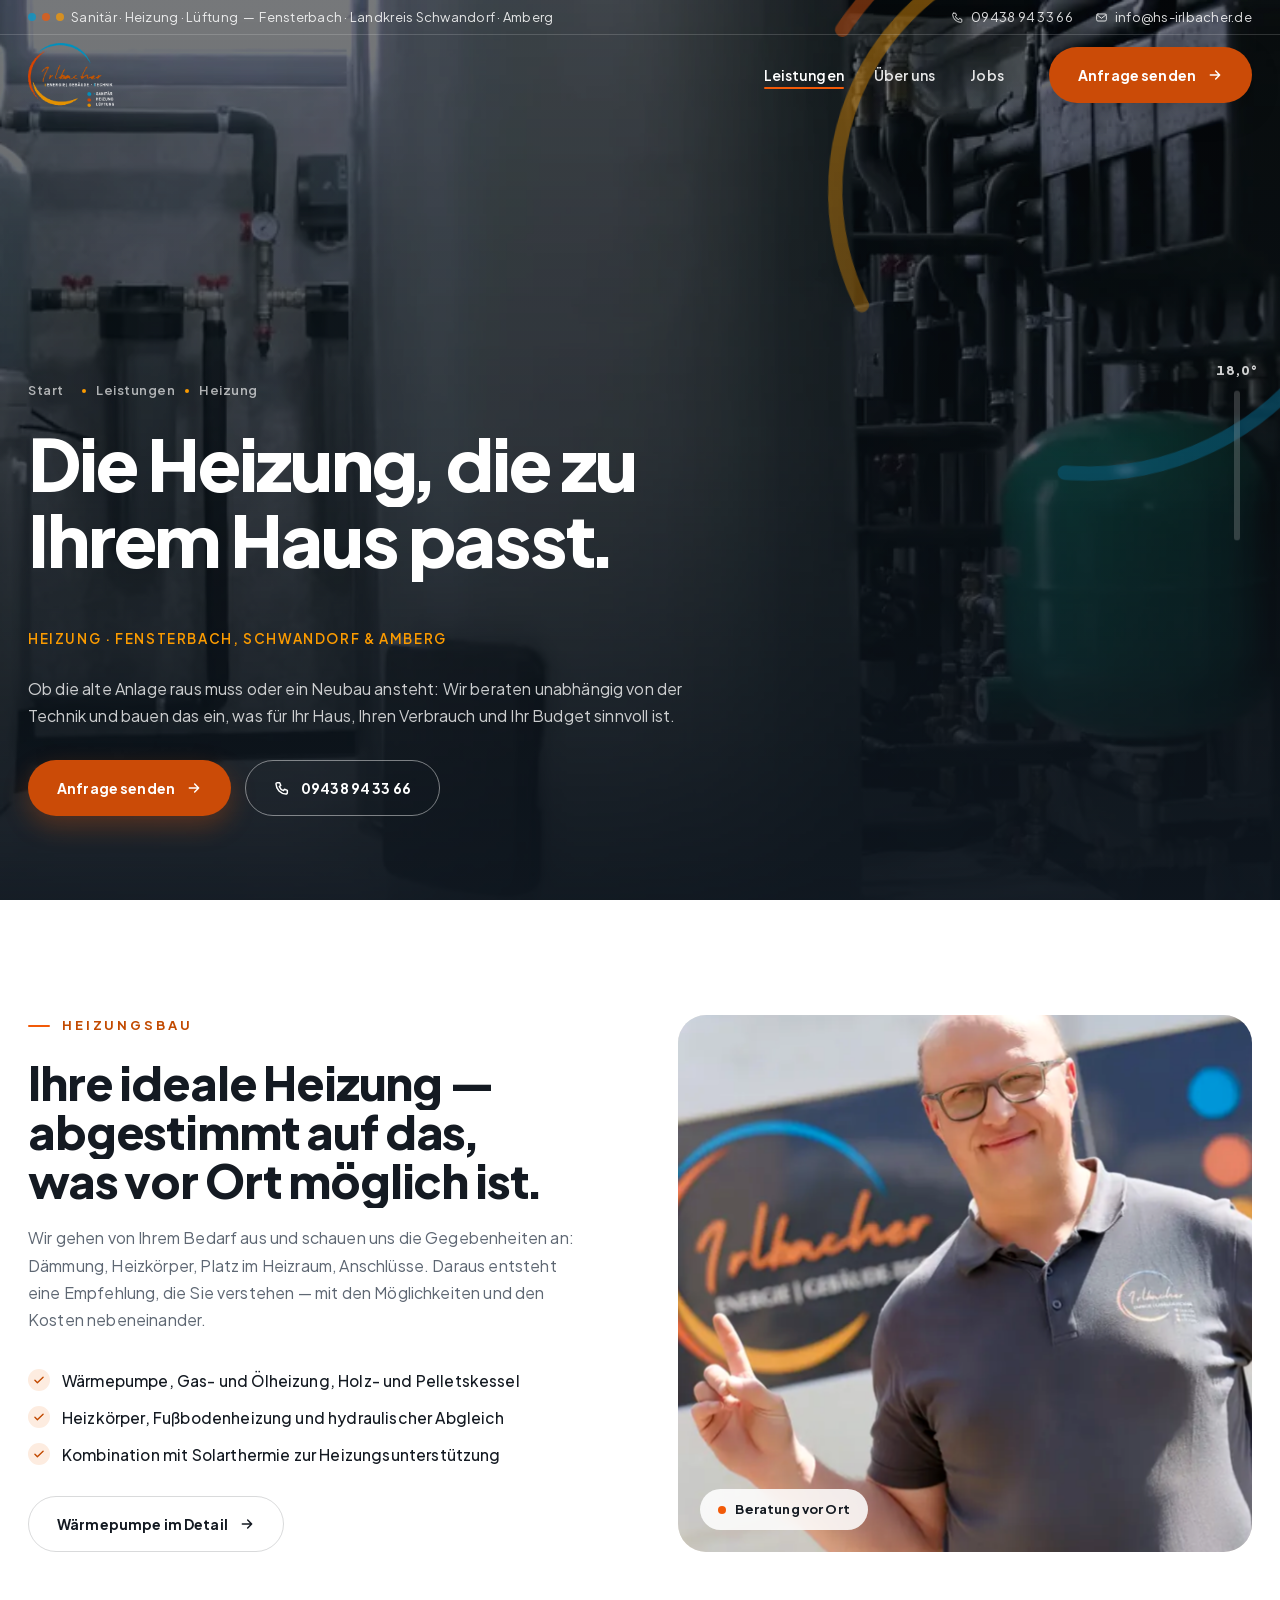
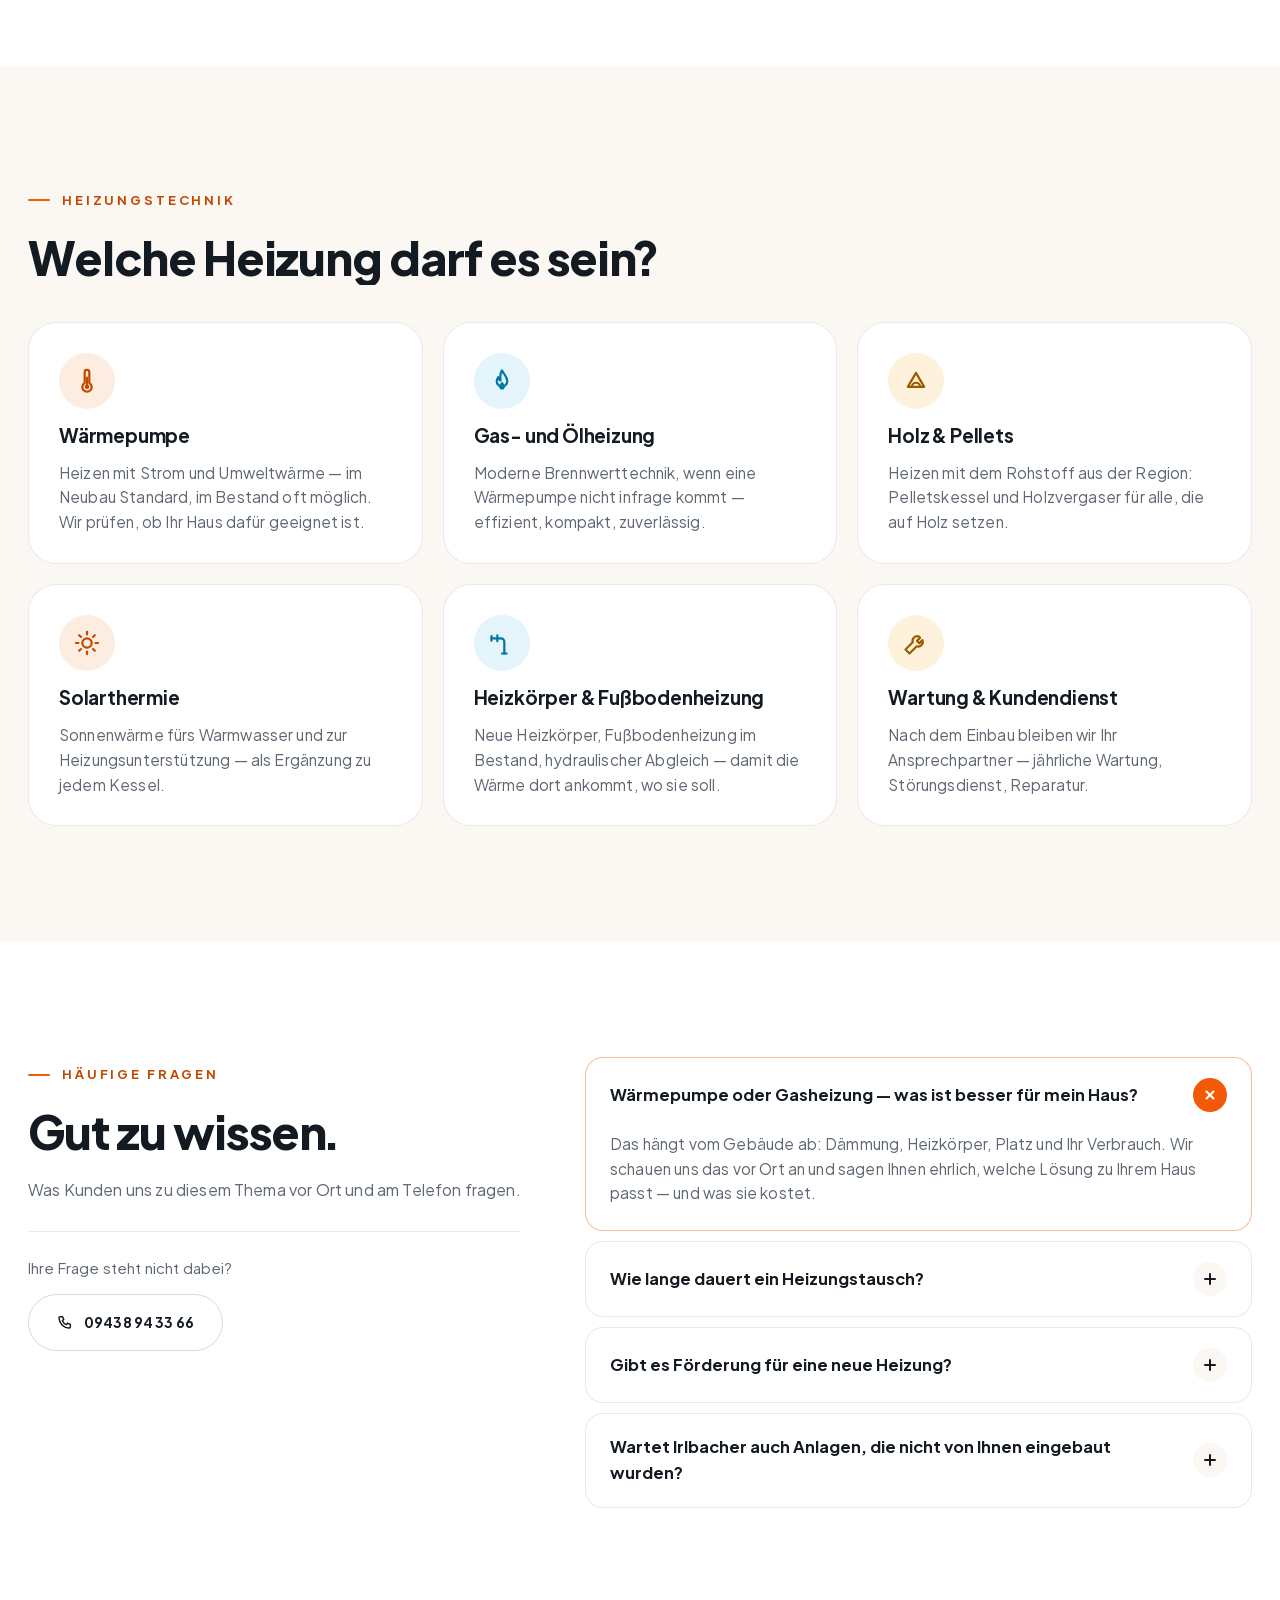
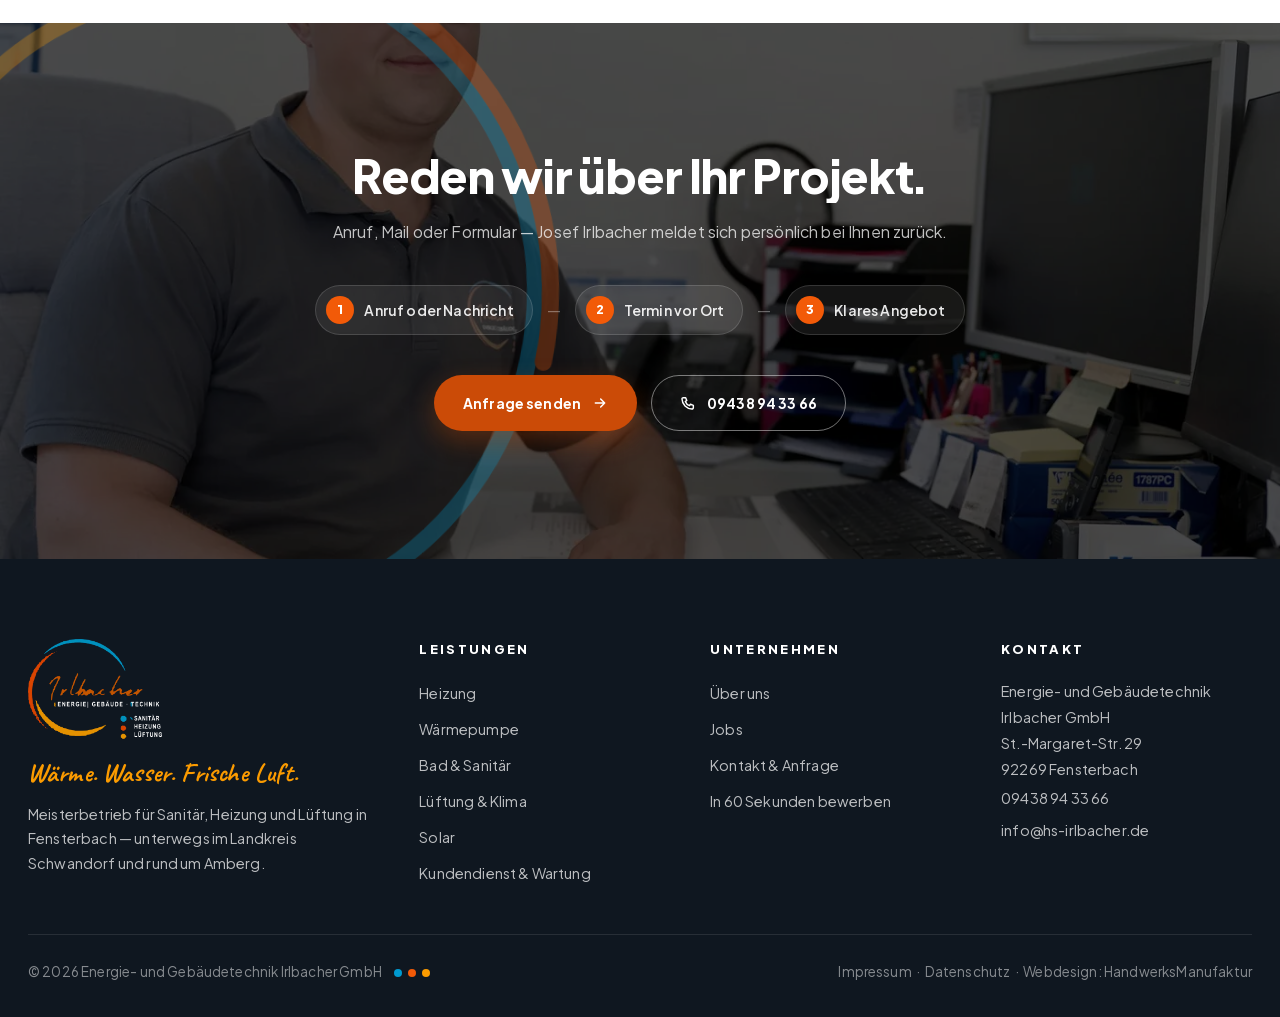
<file: heizung.html>
<!DOCTYPE html>
<html lang="de" class="kein-js">
<head>
<meta charset="UTF-8">
<meta name="viewport" content="width=device-width, initial-scale=1.0">
<title>Heizung & Heizungsmodernisierung Fensterbach | Irlbacher</title>
<meta name="description" content="Neue Heizung oder Modernisierung: Wärmepumpe, Gas, Öl, Holz, Pellets — geplant und eingebaut vom Meisterbetrieb Irlbacher, Fensterbach bei Schwandorf.">
<link rel="canonical" href="https://www.hs-irlbacher.de/heizung">
<meta property="og:url" content="https://www.hs-irlbacher.de/heizung">
<meta property="og:title" content="Heizung & Heizungsmodernisierung Fensterbach | Irlbacher">
<meta property="og:description" content="Neue Heizung oder Modernisierung: Wärmepumpe, Gas, Öl, Holz, Pellets — geplant und eingebaut vom Meisterbetrieb Irlbacher, Fensterbach bei Schwandorf.">
<meta property="og:type" content="website">
<meta property="og:image" content="https://www.hs-irlbacher.de/assets/img/team-van.jpg">
<meta name="theme-color" content="#0F1720">
<link rel="icon" type="image/png" sizes="512x512" href="assets/img/favicon.png">
<link rel="apple-touch-icon" href="assets/img/favicon.png">
<link rel="preload" href="assets/fonts/plus-jakarta-sans-800-latin.woff2" as="font" type="font/woff2" crossorigin>  <!-- CLS 27.09.2026: Hero-Schriften vorladen, sonst rutscht der Hero beim Schriftwechsel 65 px -->
<link rel="preload" href="assets/fonts/plus-jakarta-sans-400-latin.woff2" as="font" type="font/woff2" crossorigin>
<link rel="preload" href="assets/fonts/plus-jakarta-sans-700-latin.woff2" as="font" type="font/woff2" crossorigin>
<link rel="preload" href="assets/fonts/caveat-700-latin.woff2" as="font" type="font/woff2" crossorigin>
<link rel="stylesheet" href="assets/fonts.css">
<link rel="stylesheet" href="styles.css">
<script type="application/ld+json">{"@context": "https://schema.org", "@type": ["HVACBusiness", "Plumber"], "name": "Energie- und Gebäudetechnik Irlbacher GmbH", "legalName": "Energie- und Gebäudetechnik Irlbacher GmbH", "vatID": "DE455767718", "url": "https://www.hs-irlbacher.de/", "telephone": "+49 9438 943366", "email": "info@hs-irlbacher.de", "image": "https://www.hs-irlbacher.de/assets/img/team-van.jpg", "address": {"@type": "PostalAddress", "streetAddress": "St.-Margaret-Str. 29", "postalCode": "92269", "addressLocality": "Fensterbach", "addressRegion": "Bayern", "addressCountry": "DE"}, "geo": {"@type": "GeoCoordinates", "latitude": 49.44, "longitude": 12.05}, "areaServed": [{"@type": "City", "name": "Fensterbach"}, {"@type": "City", "name": "Schwandorf"}, {"@type": "City", "name": "Amberg"}, {"@type": "City", "name": "Nabburg"}, {"@type": "City", "name": "Schwarzenfeld"}, {"@type": "City", "name": "Wernberg-Köblitz"}, {"@type": "City", "name": "Hirschau"}, {"@type": "City", "name": "Pfreimd"}], "openingHoursSpecification": [{"@type": "OpeningHoursSpecification", "dayOfWeek": ["Monday", "Tuesday", "Wednesday", "Thursday"], "opens": "07:00", "closes": "16:00"}, {"@type": "OpeningHoursSpecification", "dayOfWeek": "Friday", "opens": "07:00", "closes": "13:00"}], "knowsAbout": ["Heizung", "Wärmepumpe", "Sanitär", "Badsanierung", "Lüftung", "Klimatechnik", "Solarthermie", "Kundendienst"]}</script><script type="application/ld+json">{"@context": "https://schema.org", "@type": "FAQPage", "mainEntity": [{"@type": "Question", "name": "Wärmepumpe oder Gasheizung — was ist besser für mein Haus?", "acceptedAnswer": {"@type": "Answer", "text": "Das hängt vom Gebäude ab: Dämmung, Heizkörper, Platz und Ihr Verbrauch. Wir schauen uns das vor Ort an und sagen Ihnen ehrlich, welche Lösung zu Ihrem Haus passt — und was sie kostet."}}, {"@type": "Question", "name": "Wie lange dauert ein Heizungstausch?", "acceptedAnswer": {"@type": "Answer", "text": "Bei einem Kesseltausch meist wenige Tage. Wärmepumpe und Fußbodenheizung brauchen mehr Vorbereitung. Den genauen Zeitplan bekommen Sie mit dem Angebot."}}, {"@type": "Question", "name": "Gibt es Förderung für eine neue Heizung?", "acceptedAnswer": {"@type": "Answer", "text": "Für viele Anlagen ja. Wir sagen Ihnen, welche Programme für Ihr Vorhaben infrage kommen, und welche Unterlagen Sie dafür brauchen."}}, {"@type": "Question", "name": "Wartet Irlbacher auch Anlagen, die nicht von Ihnen eingebaut wurden?", "acceptedAnswer": {"@type": "Answer", "text": "Ja. Unser Kundendienst betreut auch bestehende Anlagen anderer Hersteller im Umkreis von Fensterbach."}}]}</script>
<script>try{if(sessionStorage.getItem('irl-wipe'))document.documentElement.classList.add('ankunft')}catch(e){}</script>
</head>
<body>
<div class="wipe" aria-hidden="true"></div>
<div class="thermo" aria-hidden="true"><b>18,0°</b><div class="thermo-rohr"><i></i></div></div>
<header>
  <div class="topbar"><div class="wrap">
    <span class="links"><span class="drei"><i style="background:var(--blau)"></i><i style="background:var(--orange)"></i><i style="background:var(--gelb)"></i></span>Sanitär · Heizung · Lüftung &nbsp;—&nbsp; Fensterbach · Landkreis Schwandorf · Amberg</span>
    <div class="rechts"><a href="tel:+499438943366"><svg viewBox="0 0 24 24" aria-hidden="true" class=""><path d="M5 4h3.5l1.7 4.2-2.2 1.6a10 10 0 0 0 6.2 6.2l1.6-2.2L20 15.5V19a2 2 0 0 1-2.1 2A15.5 15.5 0 0 1 3 6.1 2 2 0 0 1 5 4z"/></svg>09438 94 33 66</a><a href="mailto:info@hs-irlbacher.de"><svg viewBox="0 0 24 24" aria-hidden="true" class=""><rect x="3" y="5.5" width="18" height="13" rx="2.5"/><path d="m3.5 7 8.5 6.5L20.5 7"/></svg>info@hs-irlbacher.de</a></div>
  </div></div>
  <div class="wrap kopf">
    <a class="logo" href="./" aria-label="Energie- und Gebäudetechnik Irlbacher GmbH — Startseite"><img decoding="async" class="hell" src="assets/opt/img-logo-hell-480.webp" alt="" aria-hidden="true" width="480" height="358"><img decoding="async" class="dunkel" src="assets/opt/img-logo-480.webp" alt="Irlbacher — Energie · Gebäude · Technik, Fensterbach" width="480" height="358"></a>
    <nav class="haupt"><div class="hat-menu"><a href="leistungen" class="aktiv">Leistungen</a><div class="drop"><div class="drop-innen"><a href="heizung"><svg viewBox="0 0 24 24" aria-hidden="true" class=""><g class="flamme"><path d="M12 3c1.2 3.2 4.5 4.8 4.5 9.3A4.5 4.5 0 0 1 7.5 12.3c0-2.2 1.1-3.3 1.3-3.6.1 1.4.8 2.5 2 2.7C10.4 8.6 10 5.8 12 3z"/></g><path d="M10.6 16.4c0 1.2.6 2 1.4 2s1.4-.8 1.4-2c0-1-.9-1.9-1.4-2.6-.5.7-1.4 1.6-1.4 2.6z"/></svg><span>Heizung</span></a><a href="waermepumpe"><svg viewBox="0 0 24 24" aria-hidden="true" class=""><path d="M10 4.5a2 2 0 0 1 4 0v9.2a4 4 0 1 1-4 0z"/><path d="M12 9v6.5"/><circle cx="12" cy="17" r="1"/></svg><span>Wärmepumpe</span></a><a href="bad-sanitaer"><svg viewBox="0 0 24 24" aria-hidden="true" class=""><path d="M12 3s6 6.6 6 11a6 6 0 0 1-12 0c0-4.4 6-11 6-11z"/><path class="welle" d="M9 14.5c.6 1.8 2 2.6 3.4 2.4"/></svg><span>Bad &amp; Sanitär</span></a><a href="lueftung-klima"><svg viewBox="0 0 24 24" aria-hidden="true" class=""><path class="luft" d="M3 8h11.5a2.75 2.75 0 1 0-2.6-3.6"/><path class="luft" d="M3 12.5h15.5a2.75 2.75 0 1 1-2.6 3.6"/><path class="luft" d="M3 17h8"/></svg><span>Lüftung &amp; Klima</span></a><a href="solar"><svg viewBox="0 0 24 24" aria-hidden="true" class=""><circle cx="12" cy="12" r="4"/><path d="M12 2.5v2.2M12 19.3v2.2M2.5 12h2.2M19.3 12h2.2M5.3 5.3l1.5 1.5M17.2 17.2l1.5 1.5M5.3 18.7l1.5-1.5M17.2 6.8l1.5-1.5"/></svg><span>Solar</span></a><a href="kundendienst-wartung"><svg viewBox="0 0 24 24" aria-hidden="true" class=""><path d="M14.5 6.5a4 4 0 0 0-5.3 4.9L3 17.6 6.4 21l6.2-6.2a4 4 0 0 0 4.9-5.3l-2.7 2.7-2-2 2.7-2.7z"/></svg><span>Kundendienst &amp; Wartung</span></a><a class="drop-alle" href="leistungen">Alle Leistungen <svg viewBox="0 0 24 24" aria-hidden="true" class=""><path d="M5 12h14M13 6l6 6-6 6"/></svg></a></div></div></div><a href="ueber-uns">Über uns</a><a href="jobs">Jobs</a></nav>
    <button class="menu-knopf" aria-label="Menü" aria-expanded="false"><span></span><span></span></button>
    <a class="btn btn-orange" href="kontakt"><span>Anfrage senden</span><svg viewBox="0 0 24 24" aria-hidden="true" class=""><path d="M5 12h14M13 6l6 6-6 6"/></svg></a>
  </div>
</header>
<div class="menu-flaeche" hidden><a href="./">Start</a><a href="leistungen">Leistungen</a><div class="mob-leistungen"><a href="heizung">Heizung</a><a href="waermepumpe">Wärmepumpe</a><a href="bad-sanitaer">Bad &amp; Sanitär</a><a href="lueftung-klima">Lüftung &amp; Klima</a><a href="solar">Solar</a><a href="kundendienst-wartung">Kundendienst &amp; Wartung</a></div><a href="ueber-uns">Über uns</a><a href="jobs">Jobs</a><a class="cta" href="kontakt">Anfrage senden</a><div class="ring menu-ring"><svg viewBox="0 0 400 400" aria-hidden="true"><circle class="b" cx="200" cy="200" r="176" stroke-width="9" stroke-dasharray="464.5 1105.8" transform="rotate(-150 200 200)" data-bogen="0.42"/><circle class="o" cx="200" cy="200" r="184" stroke-width="9" stroke-dasharray="508.7 1156.1" transform="rotate(120 200 200)" data-bogen="0.44"/><circle class="g" cx="200" cy="200" r="158" stroke-width="9" stroke-dasharray="357.4 992.7" transform="rotate(60 200 200)" data-bogen="0.36"/></svg></div></div>
<div class="hero-u">
  <div class="hero-medien"><video poster="assets/opt/img-poster-heizung-960.webp" muted loop playsinline autoplay preload="metadata"><source src="assets/opt/video-heizung-m.mp4" media="(max-width: 760px)" type="video/mp4"><source src="assets/opt/video-heizung.mp4" type="video/mp4"></video></div>
  <div class="ring"><svg viewBox="0 0 400 400" aria-hidden="true"><circle class="b" cx="200" cy="200" r="176" stroke-width="9" stroke-dasharray="464.5 1105.8" transform="rotate(-150 200 200)" data-bogen="0.42"/><circle class="o" cx="200" cy="200" r="184" stroke-width="9" stroke-dasharray="508.7 1156.1" transform="rotate(120 200 200)" data-bogen="0.44"/><circle class="g" cx="200" cy="200" r="158" stroke-width="9" stroke-dasharray="357.4 992.7" transform="rotate(60 200 200)" data-bogen="0.36"/></svg></div>
  <div class="wrap hero-inhalt">
    <nav class="krumen" aria-label="Sie sind hier"><a href="./">Start</a><i></i><a href="leistungen">Leistungen</a><i></i><span>Heizung</span></nav>
    <h1>Die Heizung, die zu Ihrem Haus&nbsp;passt.<span class="h1-ort">Heizung · Fensterbach, Schwandorf & Amberg</span></h1>
    <p class="sub">Ob die alte Anlage raus muss oder ein Neubau ansteht: Wir beraten unabhängig von der Technik und bauen das ein, was für Ihr Haus, Ihren Verbrauch und Ihr Budget sinnvoll ist.</p>
    <div class="hero-cta"><a class="btn btn-orange" href="kontakt"><span>Anfrage senden</span><svg viewBox="0 0 24 24" aria-hidden="true" class=""><path d="M5 12h14M13 6l6 6-6 6"/></svg></a><a class="btn btn-linie" href="tel:+499438943366"><svg viewBox="0 0 24 24" aria-hidden="true" class=""><path d="M5 4h3.5l1.7 4.2-2.2 1.6a10 10 0 0 0 6.2 6.2l1.6-2.2L20 15.5V19a2 2 0 0 1-2.1 2A15.5 15.5 0 0 1 3 6.1 2 2 0 0 1 5 4z"/></svg><span>09438 94 33 66</span></a></div>
  </div>
</div>

<section><div class="wrap duo">
  <div class="rev"><span class="kicker">Heizungsbau</span><h2>Ihre ideale Heizung — abgestimmt auf das, was vor Ort möglich&nbsp;ist.</h2><p class="sub" style="margin-bottom:14px">Wir gehen von Ihrem Bedarf aus und schauen uns die Gegebenheiten an: Dämmung, Heizkörper, Platz im Heizraum, Anschlüsse. Daraus entsteht eine Empfehlung, die Sie verstehen — mit den Möglichkeiten und den Kosten nebeneinander.</p><ul class="haken"><li><svg viewBox="0 0 24 24" aria-hidden="true" class=""><path d="m5 12.5 4.2 4.2L19 7.2"/></svg>Wärmepumpe, Gas- und Ölheizung, Holz- und Pelletskessel</li><li><svg viewBox="0 0 24 24" aria-hidden="true" class=""><path d="m5 12.5 4.2 4.2L19 7.2"/></svg>Heizkörper, Fußbodenheizung und hydraulischer Abgleich</li><li><svg viewBox="0 0 24 24" aria-hidden="true" class=""><path d="m5 12.5 4.2 4.2L19 7.2"/></svg>Kombination mit Solarthermie zur Heizungsunterstützung</li></ul><div><a class="btn btn-hell" href="waermepumpe"><span>Wärmepumpe im Detail</span><svg viewBox="0 0 24 24" aria-hidden="true" class=""><path d="M5 12h14M13 6l6 6-6 6"/></svg></a></div></div>
  <div class="duo-bild rev iris para"><div class="duo-marke"><i></i>Beratung vor Ort</div><img decoding="async" srcset="assets/opt/img-josef-zeigt-640.webp 640w, assets/opt/img-josef-zeigt-960.webp 960w, assets/opt/img-josef-zeigt-1400.webp 1400w" sizes="(max-width: 760px) 100vw, 70vw" class="foto" src="assets/opt/img-josef-zeigt-1400.webp" alt="Josef Irlbacher erklärt die Heizungsplanung — Irlbacher GmbH, Fensterbach" width="1400" height="933"></div>
</div></section>
<section class="creme"><div class="wrap">
  <div class="rev" style="max-width:62ch;margin-bottom:40px"><span class="kicker">Heizungstechnik</span><h2>Welche Heizung darf es&nbsp;sein?</h2></div>
  <div class="karten"><div class="karte rev rev-0 "><div class="karte-icon"><svg viewBox="0 0 24 24" aria-hidden="true" class=""><path d="M10 4.5a2 2 0 0 1 4 0v9.2a4 4 0 1 1-4 0z"/><path d="M12 9v6.5"/><circle cx="12" cy="17" r="1"/></svg></div><h3>Wärmepumpe</h3><p>Heizen mit Strom und Umweltwärme — im Neubau Standard, im Bestand oft möglich. Wir prüfen, ob Ihr Haus dafür geeignet ist.</p></div><div class="karte rev rev-1 blau"><div class="karte-icon"><svg viewBox="0 0 24 24" aria-hidden="true" class=""><g class="flamme"><path d="M12 3c1.2 3.2 4.5 4.8 4.5 9.3A4.5 4.5 0 0 1 7.5 12.3c0-2.2 1.1-3.3 1.3-3.6.1 1.4.8 2.5 2 2.7C10.4 8.6 10 5.8 12 3z"/></g><path d="M10.6 16.4c0 1.2.6 2 1.4 2s1.4-.8 1.4-2c0-1-.9-1.9-1.4-2.6-.5.7-1.4 1.6-1.4 2.6z"/></svg></div><h3>Gas- und&nbsp;Ölheizung</h3><p>Moderne Brennwerttechnik, wenn eine Wärmepumpe nicht infrage kommt — effizient, kompakt, zuverlässig.</p></div><div class="karte rev rev-2 gelb"><div class="karte-icon"><svg viewBox="0 0 24 24" aria-hidden="true" class=""><path d="M5 17 12 5l7 12z"/><path d="M8.5 17c0-2 1.5-3.5 3.5-3.5s3.5 1.5 3.5 3.5"/></svg></div><h3>Holz &amp;&nbsp;Pellets</h3><p>Heizen mit dem Rohstoff aus der Region: Pelletskessel und Holzvergaser für alle, die auf Holz setzen.</p></div><div class="karte rev rev-0 "><div class="karte-icon"><svg viewBox="0 0 24 24" aria-hidden="true" class=""><circle cx="12" cy="12" r="4"/><path d="M12 2.5v2.2M12 19.3v2.2M2.5 12h2.2M19.3 12h2.2M5.3 5.3l1.5 1.5M17.2 17.2l1.5 1.5M5.3 18.7l1.5-1.5M17.2 6.8l1.5-1.5"/></svg></div><h3>Solarthermie</h3><p>Sonnenwärme fürs Warmwasser und zur Heizungsunterstützung — als Ergänzung zu jedem Kessel.</p></div><div class="karte rev rev-1 blau"><div class="karte-icon"><svg viewBox="0 0 24 24" aria-hidden="true" class=""><path d="M3 8h8a3 3 0 0 1 3 3v10"/><path d="M3 6v4M12 21h4M8 5.5v5"/></svg></div><h3>Heizkörper &amp; Fußbodenheizung</h3><p>Neue Heizkörper, Fußbodenheizung im Bestand, hydraulischer Abgleich — damit die Wärme dort ankommt, wo sie soll.</p></div><div class="karte rev rev-2 gelb"><div class="karte-icon"><svg viewBox="0 0 24 24" aria-hidden="true" class=""><path d="M14.5 6.5a4 4 0 0 0-5.3 4.9L3 17.6 6.4 21l6.2-6.2a4 4 0 0 0 4.9-5.3l-2.7 2.7-2-2 2.7-2.7z"/></svg></div><h3>Wartung &amp;&nbsp;Kundendienst</h3><p>Nach dem Einbau bleiben wir Ihr Ansprechpartner — jährliche Wartung, Störungsdienst, Reparatur.</p></div></div>
</div></section>

<section><div class="wrap faq-duo">
  <div class="faq-kopf rev"><span class="kicker">Häufige Fragen</span><h2>Gut zu&nbsp;wissen.</h2><p class="sub">Was Kunden uns zu diesem Thema vor Ort und am Telefon fragen.</p>
    <div class="faq-anruf"><p>Ihre Frage steht nicht dabei?</p><a class="btn btn-hell" href="tel:+499438943366"><svg viewBox="0 0 24 24" aria-hidden="true" class=""><path d="M5 4h3.5l1.7 4.2-2.2 1.6a10 10 0 0 0 6.2 6.2l1.6-2.2L20 15.5V19a2 2 0 0 1-2.1 2A15.5 15.5 0 0 1 3 6.1 2 2 0 0 1 5 4z"/></svg><span>09438 94 33 66</span></a></div></div>
  <div class="rev rev-1"><div class="faq"><div class="faq-eintrag auf"><button class="faq-frage" aria-expanded="true">Wärmepumpe oder Gasheizung — was ist besser für mein Haus?<i></i></button><div class="faq-antwort"><p>Das hängt vom Gebäude ab: Dämmung, Heizkörper, Platz und Ihr Verbrauch. Wir schauen uns das vor Ort an und sagen Ihnen ehrlich, welche Lösung zu Ihrem Haus passt — und was sie kostet.</p></div></div><div class="faq-eintrag"><button class="faq-frage" aria-expanded="false">Wie lange dauert ein Heizungstausch?<i></i></button><div class="faq-antwort"><p>Bei einem Kesseltausch meist wenige Tage. Wärmepumpe und Fußbodenheizung brauchen mehr Vorbereitung. Den genauen Zeitplan bekommen Sie mit dem Angebot.</p></div></div><div class="faq-eintrag"><button class="faq-frage" aria-expanded="false">Gibt es Förderung für eine neue Heizung?<i></i></button><div class="faq-antwort"><p>Für viele Anlagen ja. Wir sagen Ihnen, welche Programme für Ihr Vorhaben infrage kommen, und welche Unterlagen Sie dafür brauchen.</p></div></div><div class="faq-eintrag"><button class="faq-frage" aria-expanded="false">Wartet Irlbacher auch Anlagen, die nicht von Ihnen eingebaut wurden?<i></i></button><div class="faq-antwort"><p>Ja. Unser Kundendienst betreut auch bestehende Anlagen anderer Hersteller im Umkreis von Fensterbach.</p></div></div></div></div>
</div></section>
<div class="cta">
  <div class="cta-bg" style="background-image:url('assets/opt/img-josef-buero-1400.webp')"></div>
  <div class="ring"><svg viewBox="0 0 400 400" aria-hidden="true"><circle class="b" cx="200" cy="200" r="176" stroke-width="9" stroke-dasharray="464.5 1105.8" transform="rotate(-150 200 200)" data-bogen="0.42"/><circle class="o" cx="200" cy="200" r="184" stroke-width="9" stroke-dasharray="508.7 1156.1" transform="rotate(120 200 200)" data-bogen="0.44"/><circle class="g" cx="200" cy="200" r="158" stroke-width="9" stroke-dasharray="357.4 992.7" transform="rotate(60 200 200)" data-bogen="0.36"/></svg></div>
  <div class="wrap rev">
    <h2>Reden wir über Ihr&nbsp;Projekt.</h2>
    <p class="sub">Anruf, Mail oder Formular — Josef Irlbacher meldet sich persönlich bei Ihnen zurück.</p>
    <div class="cta-schritte"><b><i>1</i>Anruf oder Nachricht</b><em>—</em><b><i>2</i>Termin vor Ort</b><em>—</em><b><i>3</i>Klares Angebot</b></div>
    <div class="cta-knoepfe"><a class="btn btn-orange" href="kontakt"><span>Anfrage senden</span><svg viewBox="0 0 24 24" aria-hidden="true" class=""><path d="M5 12h14M13 6l6 6-6 6"/></svg></a><a class="btn btn-linie" href="tel:+499438943366"><svg viewBox="0 0 24 24" aria-hidden="true" class=""><path d="M5 4h3.5l1.7 4.2-2.2 1.6a10 10 0 0 0 6.2 6.2l1.6-2.2L20 15.5V19a2 2 0 0 1-2.1 2A15.5 15.5 0 0 1 3 6.1 2 2 0 0 1 5 4z"/></svg><span>09438 94 33 66</span></a></div>
  </div>
</div>

<footer>
  <div class="ring"><svg viewBox="0 0 400 400" aria-hidden="true"><circle class="b" cx="200" cy="200" r="176" stroke-width="9" stroke-dasharray="464.5 1105.8" transform="rotate(-150 200 200)" data-bogen="0.42"/><circle class="o" cx="200" cy="200" r="184" stroke-width="9" stroke-dasharray="508.7 1156.1" transform="rotate(120 200 200)" data-bogen="0.44"/><circle class="g" cx="200" cy="200" r="158" stroke-width="9" stroke-dasharray="357.4 992.7" transform="rotate(60 200 200)" data-bogen="0.36"/></svg></div>
  <div class="wrap">
    <div class="footer-raster">
      <div>
        <div class="footer-logo"><img fetchpriority="low" decoding="async" src="assets/opt/img-logo-hell-480.webp" alt="Energie- und Gebäudetechnik Irlbacher GmbH" width="480" height="358"></div>
        <div class="footer-claim">Wärme. Wasser. Frische Luft.</div>
        <p class="footer-text">Meisterbetrieb für Sanitär, Heizung und Lüftung in Fensterbach — unterwegs im Landkreis Schwandorf und rund um Amberg.</p>
      </div>
      <div><div class="footer-titel">Leistungen</div><nav><a href="heizung">Heizung</a><a href="waermepumpe">Wärmepumpe</a><a href="bad-sanitaer">Bad &amp; Sanitär</a><a href="lueftung-klima">Lüftung &amp; Klima</a><a href="solar">Solar</a><a href="kundendienst-wartung">Kundendienst &amp; Wartung</a></nav></div>
      <div><div class="footer-titel">Unternehmen</div><nav><a href="ueber-uns">Über uns</a><a href="jobs">Jobs</a><a href="kontakt">Kontakt &amp; Anfrage</a><a href="https://irlbacher-gmbh.perspectivefunnel.com/anlagenmechaniker/" target="_blank" rel="noopener">In 60 Sekunden bewerben</a></nav></div>
      <div><div class="footer-titel">Kontakt</div><div class="footer-adresse">Energie- und Gebäudetechnik Irlbacher GmbH<br>St.-Margaret-Str. 29<br>92269 Fensterbach<br><a href="tel:+499438943366">09438 94 33 66</a><br><a href="mailto:info@hs-irlbacher.de">info@hs-irlbacher.de</a></div></div>
    </div>
    <div class="footer-unten">
      <div>© 2026 Energie- und Gebäudetechnik Irlbacher GmbH <span class="footer-drei"><i style="background:var(--blau)"></i><i style="background:var(--orange)"></i><i style="background:var(--gelb)"></i></span></div>
      <div><a href="impressum">Impressum</a> &nbsp;·&nbsp; <a href="datenschutz">Datenschutz</a> &nbsp;·&nbsp; <a href="https://handwerksmanufaktur.digital" target="_blank" rel="noopener">Webdesign: HandwerksManufaktur</a></div>
    </div>
  </div>
</footer>
<script src="main.js"></script>
</body>
</html>
</file>
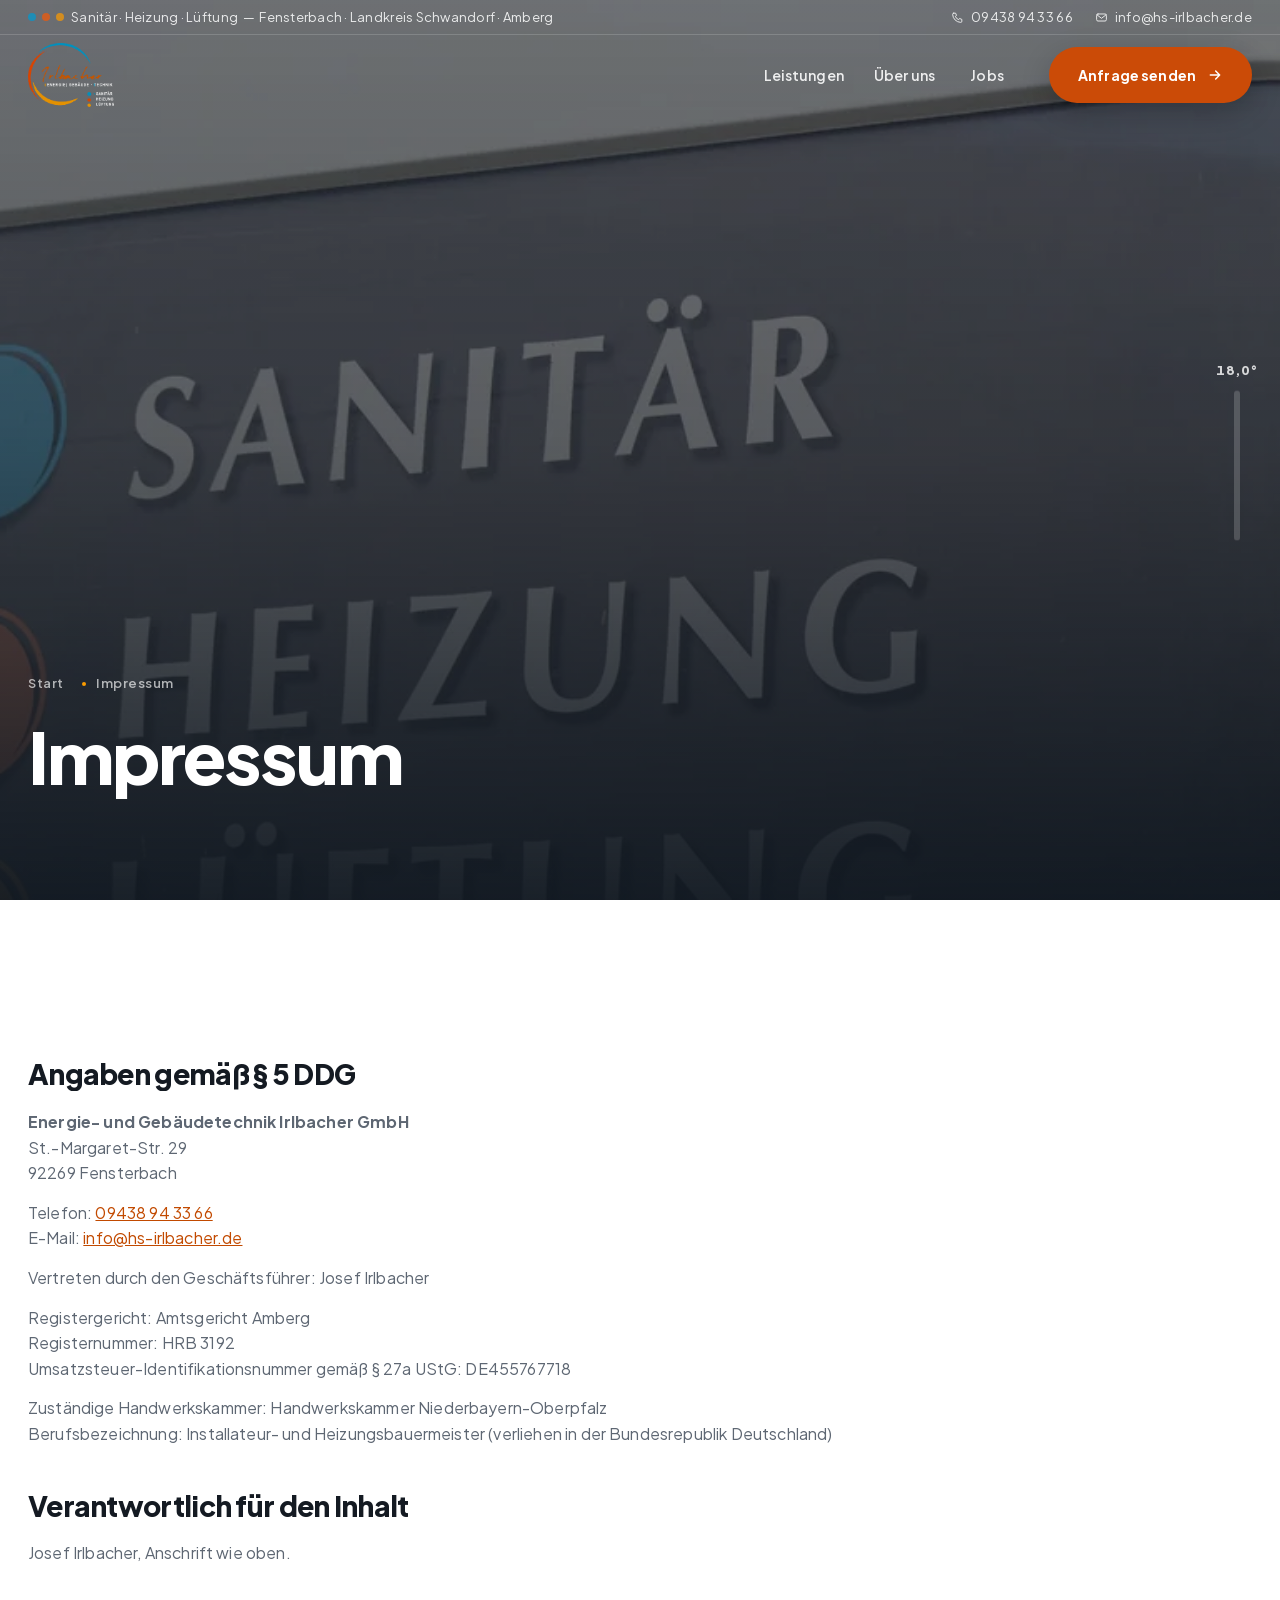
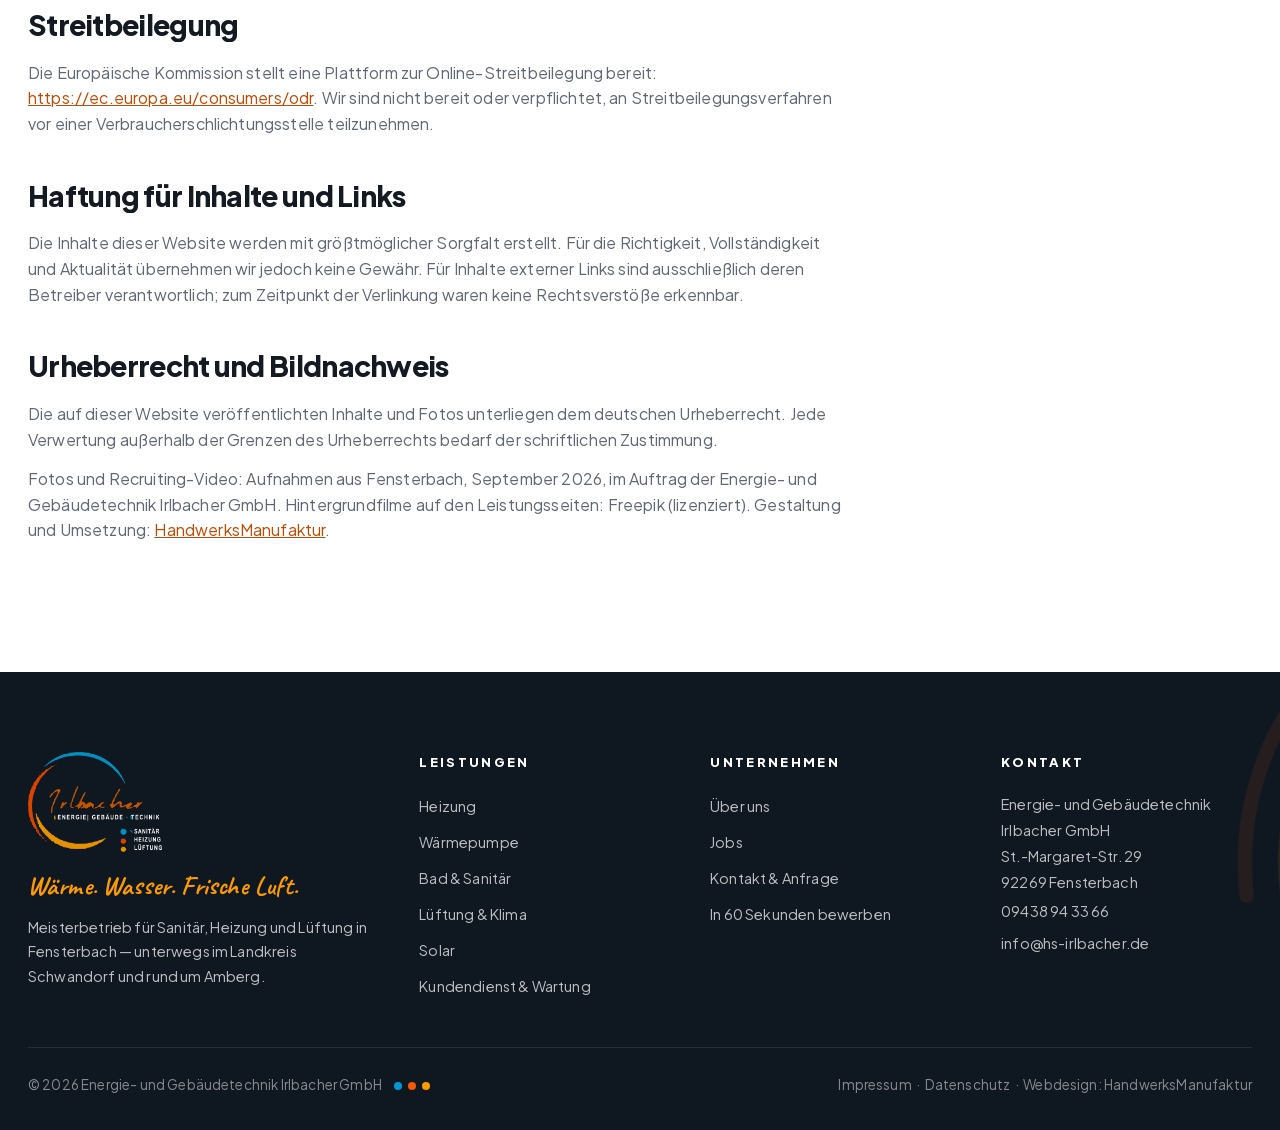
<file: impressum.html>
<!DOCTYPE html>
<html lang="de" class="kein-js">
<head>
<meta charset="UTF-8">
<meta name="viewport" content="width=device-width, initial-scale=1.0">
<title>Impressum | Energie- und Gebäudetechnik Irlbacher GmbH</title>
<meta name="description" content="Impressum | Energie- und Gebäudetechnik Irlbacher GmbH">
<link rel="canonical" href="https://www.hs-irlbacher.de/impressum">
<meta property="og:url" content="https://www.hs-irlbacher.de/impressum">
<meta property="og:title" content="Impressum | Energie- und Gebäudetechnik Irlbacher GmbH">
<meta property="og:description" content="Impressum | Energie- und Gebäudetechnik Irlbacher GmbH">
<meta property="og:type" content="website">
<meta property="og:image" content="https://www.hs-irlbacher.de/assets/img/team-van.jpg">
<meta name="theme-color" content="#0F1720">
<link rel="icon" type="image/png" sizes="512x512" href="assets/img/favicon.png">
<link rel="apple-touch-icon" href="assets/img/favicon.png">
<link rel="preload" href="assets/fonts/plus-jakarta-sans-800-latin.woff2" as="font" type="font/woff2" crossorigin>  <!-- CLS 27.09.2026: Hero-Schriften vorladen, sonst rutscht der Hero beim Schriftwechsel 65 px -->
<link rel="preload" href="assets/fonts/plus-jakarta-sans-400-latin.woff2" as="font" type="font/woff2" crossorigin>
<link rel="preload" href="assets/fonts/plus-jakarta-sans-700-latin.woff2" as="font" type="font/woff2" crossorigin>
<link rel="preload" href="assets/fonts/caveat-700-latin.woff2" as="font" type="font/woff2" crossorigin>
<link rel="stylesheet" href="assets/fonts.css">
<link rel="stylesheet" href="styles.css">
<script type="application/ld+json">{"@context": "https://schema.org", "@type": ["HVACBusiness", "Plumber"], "name": "Energie- und Gebäudetechnik Irlbacher GmbH", "legalName": "Energie- und Gebäudetechnik Irlbacher GmbH", "vatID": "DE455767718", "url": "https://www.hs-irlbacher.de/", "telephone": "+49 9438 943366", "email": "info@hs-irlbacher.de", "image": "https://www.hs-irlbacher.de/assets/img/team-van.jpg", "address": {"@type": "PostalAddress", "streetAddress": "St.-Margaret-Str. 29", "postalCode": "92269", "addressLocality": "Fensterbach", "addressRegion": "Bayern", "addressCountry": "DE"}, "geo": {"@type": "GeoCoordinates", "latitude": 49.44, "longitude": 12.05}, "areaServed": [{"@type": "City", "name": "Fensterbach"}, {"@type": "City", "name": "Schwandorf"}, {"@type": "City", "name": "Amberg"}, {"@type": "City", "name": "Nabburg"}, {"@type": "City", "name": "Schwarzenfeld"}, {"@type": "City", "name": "Wernberg-Köblitz"}, {"@type": "City", "name": "Hirschau"}, {"@type": "City", "name": "Pfreimd"}], "openingHoursSpecification": [{"@type": "OpeningHoursSpecification", "dayOfWeek": ["Monday", "Tuesday", "Wednesday", "Thursday"], "opens": "07:00", "closes": "16:00"}, {"@type": "OpeningHoursSpecification", "dayOfWeek": "Friday", "opens": "07:00", "closes": "13:00"}], "knowsAbout": ["Heizung", "Wärmepumpe", "Sanitär", "Badsanierung", "Lüftung", "Klimatechnik", "Solarthermie", "Kundendienst"]}</script>
<script>try{if(sessionStorage.getItem('irl-wipe'))document.documentElement.classList.add('ankunft')}catch(e){}</script>
</head>
<body>
<div class="wipe" aria-hidden="true"></div>
<div class="thermo" aria-hidden="true"><b>18,0°</b><div class="thermo-rohr"><i></i></div></div>
<header>
  <div class="topbar"><div class="wrap">
    <span class="links"><span class="drei"><i style="background:var(--blau)"></i><i style="background:var(--orange)"></i><i style="background:var(--gelb)"></i></span>Sanitär · Heizung · Lüftung &nbsp;—&nbsp; Fensterbach · Landkreis Schwandorf · Amberg</span>
    <div class="rechts"><a href="tel:+499438943366"><svg viewBox="0 0 24 24" aria-hidden="true" class=""><path d="M5 4h3.5l1.7 4.2-2.2 1.6a10 10 0 0 0 6.2 6.2l1.6-2.2L20 15.5V19a2 2 0 0 1-2.1 2A15.5 15.5 0 0 1 3 6.1 2 2 0 0 1 5 4z"/></svg>09438 94 33 66</a><a href="mailto:info@hs-irlbacher.de"><svg viewBox="0 0 24 24" aria-hidden="true" class=""><rect x="3" y="5.5" width="18" height="13" rx="2.5"/><path d="m3.5 7 8.5 6.5L20.5 7"/></svg>info@hs-irlbacher.de</a></div>
  </div></div>
  <div class="wrap kopf">
    <a class="logo" href="./" aria-label="Energie- und Gebäudetechnik Irlbacher GmbH — Startseite"><img decoding="async" class="hell" src="assets/opt/img-logo-hell-480.webp" alt="" aria-hidden="true" width="480" height="358"><img decoding="async" class="dunkel" src="assets/opt/img-logo-480.webp" alt="Irlbacher — Energie · Gebäude · Technik, Fensterbach" width="480" height="358"></a>
    <nav class="haupt"><div class="hat-menu"><a href="leistungen">Leistungen</a><div class="drop"><div class="drop-innen"><a href="heizung"><svg viewBox="0 0 24 24" aria-hidden="true" class=""><g class="flamme"><path d="M12 3c1.2 3.2 4.5 4.8 4.5 9.3A4.5 4.5 0 0 1 7.5 12.3c0-2.2 1.1-3.3 1.3-3.6.1 1.4.8 2.5 2 2.7C10.4 8.6 10 5.8 12 3z"/></g><path d="M10.6 16.4c0 1.2.6 2 1.4 2s1.4-.8 1.4-2c0-1-.9-1.9-1.4-2.6-.5.7-1.4 1.6-1.4 2.6z"/></svg><span>Heizung</span></a><a href="waermepumpe"><svg viewBox="0 0 24 24" aria-hidden="true" class=""><path d="M10 4.5a2 2 0 0 1 4 0v9.2a4 4 0 1 1-4 0z"/><path d="M12 9v6.5"/><circle cx="12" cy="17" r="1"/></svg><span>Wärmepumpe</span></a><a href="bad-sanitaer"><svg viewBox="0 0 24 24" aria-hidden="true" class=""><path d="M12 3s6 6.6 6 11a6 6 0 0 1-12 0c0-4.4 6-11 6-11z"/><path class="welle" d="M9 14.5c.6 1.8 2 2.6 3.4 2.4"/></svg><span>Bad &amp; Sanitär</span></a><a href="lueftung-klima"><svg viewBox="0 0 24 24" aria-hidden="true" class=""><path class="luft" d="M3 8h11.5a2.75 2.75 0 1 0-2.6-3.6"/><path class="luft" d="M3 12.5h15.5a2.75 2.75 0 1 1-2.6 3.6"/><path class="luft" d="M3 17h8"/></svg><span>Lüftung &amp; Klima</span></a><a href="solar"><svg viewBox="0 0 24 24" aria-hidden="true" class=""><circle cx="12" cy="12" r="4"/><path d="M12 2.5v2.2M12 19.3v2.2M2.5 12h2.2M19.3 12h2.2M5.3 5.3l1.5 1.5M17.2 17.2l1.5 1.5M5.3 18.7l1.5-1.5M17.2 6.8l1.5-1.5"/></svg><span>Solar</span></a><a href="kundendienst-wartung"><svg viewBox="0 0 24 24" aria-hidden="true" class=""><path d="M14.5 6.5a4 4 0 0 0-5.3 4.9L3 17.6 6.4 21l6.2-6.2a4 4 0 0 0 4.9-5.3l-2.7 2.7-2-2 2.7-2.7z"/></svg><span>Kundendienst &amp; Wartung</span></a><a class="drop-alle" href="leistungen">Alle Leistungen <svg viewBox="0 0 24 24" aria-hidden="true" class=""><path d="M5 12h14M13 6l6 6-6 6"/></svg></a></div></div></div><a href="ueber-uns">Über uns</a><a href="jobs">Jobs</a></nav>
    <button class="menu-knopf" aria-label="Menü" aria-expanded="false"><span></span><span></span></button>
    <a class="btn btn-orange" href="kontakt"><span>Anfrage senden</span><svg viewBox="0 0 24 24" aria-hidden="true" class=""><path d="M5 12h14M13 6l6 6-6 6"/></svg></a>
  </div>
</header>
<div class="menu-flaeche" hidden><a href="./">Start</a><a href="leistungen">Leistungen</a><div class="mob-leistungen"><a href="heizung">Heizung</a><a href="waermepumpe">Wärmepumpe</a><a href="bad-sanitaer">Bad &amp; Sanitär</a><a href="lueftung-klima">Lüftung &amp; Klima</a><a href="solar">Solar</a><a href="kundendienst-wartung">Kundendienst &amp; Wartung</a></div><a href="ueber-uns">Über uns</a><a href="jobs">Jobs</a><a class="cta" href="kontakt">Anfrage senden</a><div class="ring menu-ring"><svg viewBox="0 0 400 400" aria-hidden="true"><circle class="b" cx="200" cy="200" r="176" stroke-width="9" stroke-dasharray="464.5 1105.8" transform="rotate(-150 200 200)" data-bogen="0.42"/><circle class="o" cx="200" cy="200" r="184" stroke-width="9" stroke-dasharray="508.7 1156.1" transform="rotate(120 200 200)" data-bogen="0.44"/><circle class="g" cx="200" cy="200" r="158" stroke-width="9" stroke-dasharray="357.4 992.7" transform="rotate(60 200 200)" data-bogen="0.36"/></svg></div></div>
<div class="hero-u">
  <div class="hero-medien"><img decoding="async" srcset="assets/opt/img-van-schrift-640.webp 640w, assets/opt/img-van-schrift-960.webp 960w, assets/opt/img-van-schrift-1400.webp 1400w" sizes="(max-width: 760px) 100vw, 70vw" class="foto" src="assets/opt/img-van-schrift-1400.webp" alt="Sanitär · Heizung · Lüftung — Beschriftung am Firmenwagen der Irlbacher GmbH, Fensterbach" style="--pos-d:center 50%;--pos-m:10% 50%;" width="1400" height="788"></div>
  <div class="wrap hero-inhalt"><nav class="krumen" aria-label="Sie sind hier"><a href="./">Start</a><i></i><span>Impressum</span></nav><h1>Impressum</h1></div>
</div>
<section><div class="wrap"><div class="textseite">
<h2>Angaben gemäß § 5&nbsp;DDG</h2>
<p><strong>Energie- und Gebäudetechnik Irlbacher GmbH</strong><br>St.-Margaret-Str. 29<br>92269 Fensterbach</p>
<p>Telefon: <a href="tel:+499438943366">09438 94 33 66</a><br>E-Mail: <a href="mailto:info@hs-irlbacher.de">info@hs-irlbacher.de</a></p>
<p>Vertreten durch den Geschäftsführer: Josef Irlbacher</p>
<p>Registergericht: Amtsgericht Amberg<br>Registernummer: HRB 3192<br>Umsatzsteuer-Identifikationsnummer gemäß § 27a UStG: DE455767718</p>
<p>Zuständige Handwerkskammer: Handwerkskammer Niederbayern-Oberpfalz<br>Berufsbezeichnung: Installateur- und Heizungsbauermeister (verliehen in der Bundesrepublik Deutschland)</p>
<h2>Verantwortlich für den&nbsp;Inhalt</h2>
<p>Josef Irlbacher, Anschrift wie oben.</p>
<h2>Streitbeilegung</h2>
<p>Die Europäische Kommission stellt eine Plattform zur Online-Streitbeilegung bereit: <a href="https://ec.europa.eu/consumers/odr" rel="noopener" target="_blank">https://ec.europa.eu/consumers/odr</a>. Wir sind nicht bereit oder verpflichtet, an Streitbeilegungsverfahren vor einer Verbraucherschlichtungsstelle teilzunehmen.</p>
<h2>Haftung für Inhalte und&nbsp;Links</h2>
<p>Die Inhalte dieser Website werden mit größtmöglicher Sorgfalt erstellt. Für die Richtigkeit, Vollständigkeit und Aktualität übernehmen wir jedoch keine Gewähr. Für Inhalte externer Links sind ausschließlich deren Betreiber verantwortlich; zum Zeitpunkt der Verlinkung waren keine Rechtsverstöße erkennbar.</p>
<h2>Urheberrecht und&nbsp;Bildnachweis</h2>
<p>Die auf dieser Website veröffentlichten Inhalte und Fotos unterliegen dem deutschen Urheberrecht. Jede Verwertung außerhalb der Grenzen des Urheberrechts bedarf der schriftlichen Zustimmung.</p>
<p>Fotos und Recruiting-Video: Aufnahmen aus Fensterbach, September 2026, im Auftrag der Energie- und Gebäudetechnik Irlbacher GmbH. Hintergrundfilme auf den Leistungsseiten: Freepik (lizenziert). Gestaltung und Umsetzung: <a href="https://handwerksmanufaktur.digital" rel="noopener" target="_blank">HandwerksManufaktur</a>.</p>
</div></div></section>
<footer>
  <div class="ring"><svg viewBox="0 0 400 400" aria-hidden="true"><circle class="b" cx="200" cy="200" r="176" stroke-width="9" stroke-dasharray="464.5 1105.8" transform="rotate(-150 200 200)" data-bogen="0.42"/><circle class="o" cx="200" cy="200" r="184" stroke-width="9" stroke-dasharray="508.7 1156.1" transform="rotate(120 200 200)" data-bogen="0.44"/><circle class="g" cx="200" cy="200" r="158" stroke-width="9" stroke-dasharray="357.4 992.7" transform="rotate(60 200 200)" data-bogen="0.36"/></svg></div>
  <div class="wrap">
    <div class="footer-raster">
      <div>
        <div class="footer-logo"><img fetchpriority="low" decoding="async" src="assets/opt/img-logo-hell-480.webp" alt="Energie- und Gebäudetechnik Irlbacher GmbH" width="480" height="358"></div>
        <div class="footer-claim">Wärme. Wasser. Frische Luft.</div>
        <p class="footer-text">Meisterbetrieb für Sanitär, Heizung und Lüftung in Fensterbach — unterwegs im Landkreis Schwandorf und rund um Amberg.</p>
      </div>
      <div><div class="footer-titel">Leistungen</div><nav><a href="heizung">Heizung</a><a href="waermepumpe">Wärmepumpe</a><a href="bad-sanitaer">Bad &amp; Sanitär</a><a href="lueftung-klima">Lüftung &amp; Klima</a><a href="solar">Solar</a><a href="kundendienst-wartung">Kundendienst &amp; Wartung</a></nav></div>
      <div><div class="footer-titel">Unternehmen</div><nav><a href="ueber-uns">Über uns</a><a href="jobs">Jobs</a><a href="kontakt">Kontakt &amp; Anfrage</a><a href="https://irlbacher-gmbh.perspectivefunnel.com/anlagenmechaniker/" target="_blank" rel="noopener">In 60 Sekunden bewerben</a></nav></div>
      <div><div class="footer-titel">Kontakt</div><div class="footer-adresse">Energie- und Gebäudetechnik Irlbacher GmbH<br>St.-Margaret-Str. 29<br>92269 Fensterbach<br><a href="tel:+499438943366">09438 94 33 66</a><br><a href="mailto:info@hs-irlbacher.de">info@hs-irlbacher.de</a></div></div>
    </div>
    <div class="footer-unten">
      <div>© 2026 Energie- und Gebäudetechnik Irlbacher GmbH <span class="footer-drei"><i style="background:var(--blau)"></i><i style="background:var(--orange)"></i><i style="background:var(--gelb)"></i></span></div>
      <div><a href="impressum">Impressum</a> &nbsp;·&nbsp; <a href="datenschutz">Datenschutz</a> &nbsp;·&nbsp; <a href="https://handwerksmanufaktur.digital" target="_blank" rel="noopener">Webdesign: HandwerksManufaktur</a></div>
    </div>
  </div>
</footer>
<script src="main.js"></script>
</body>
</html>
</file>
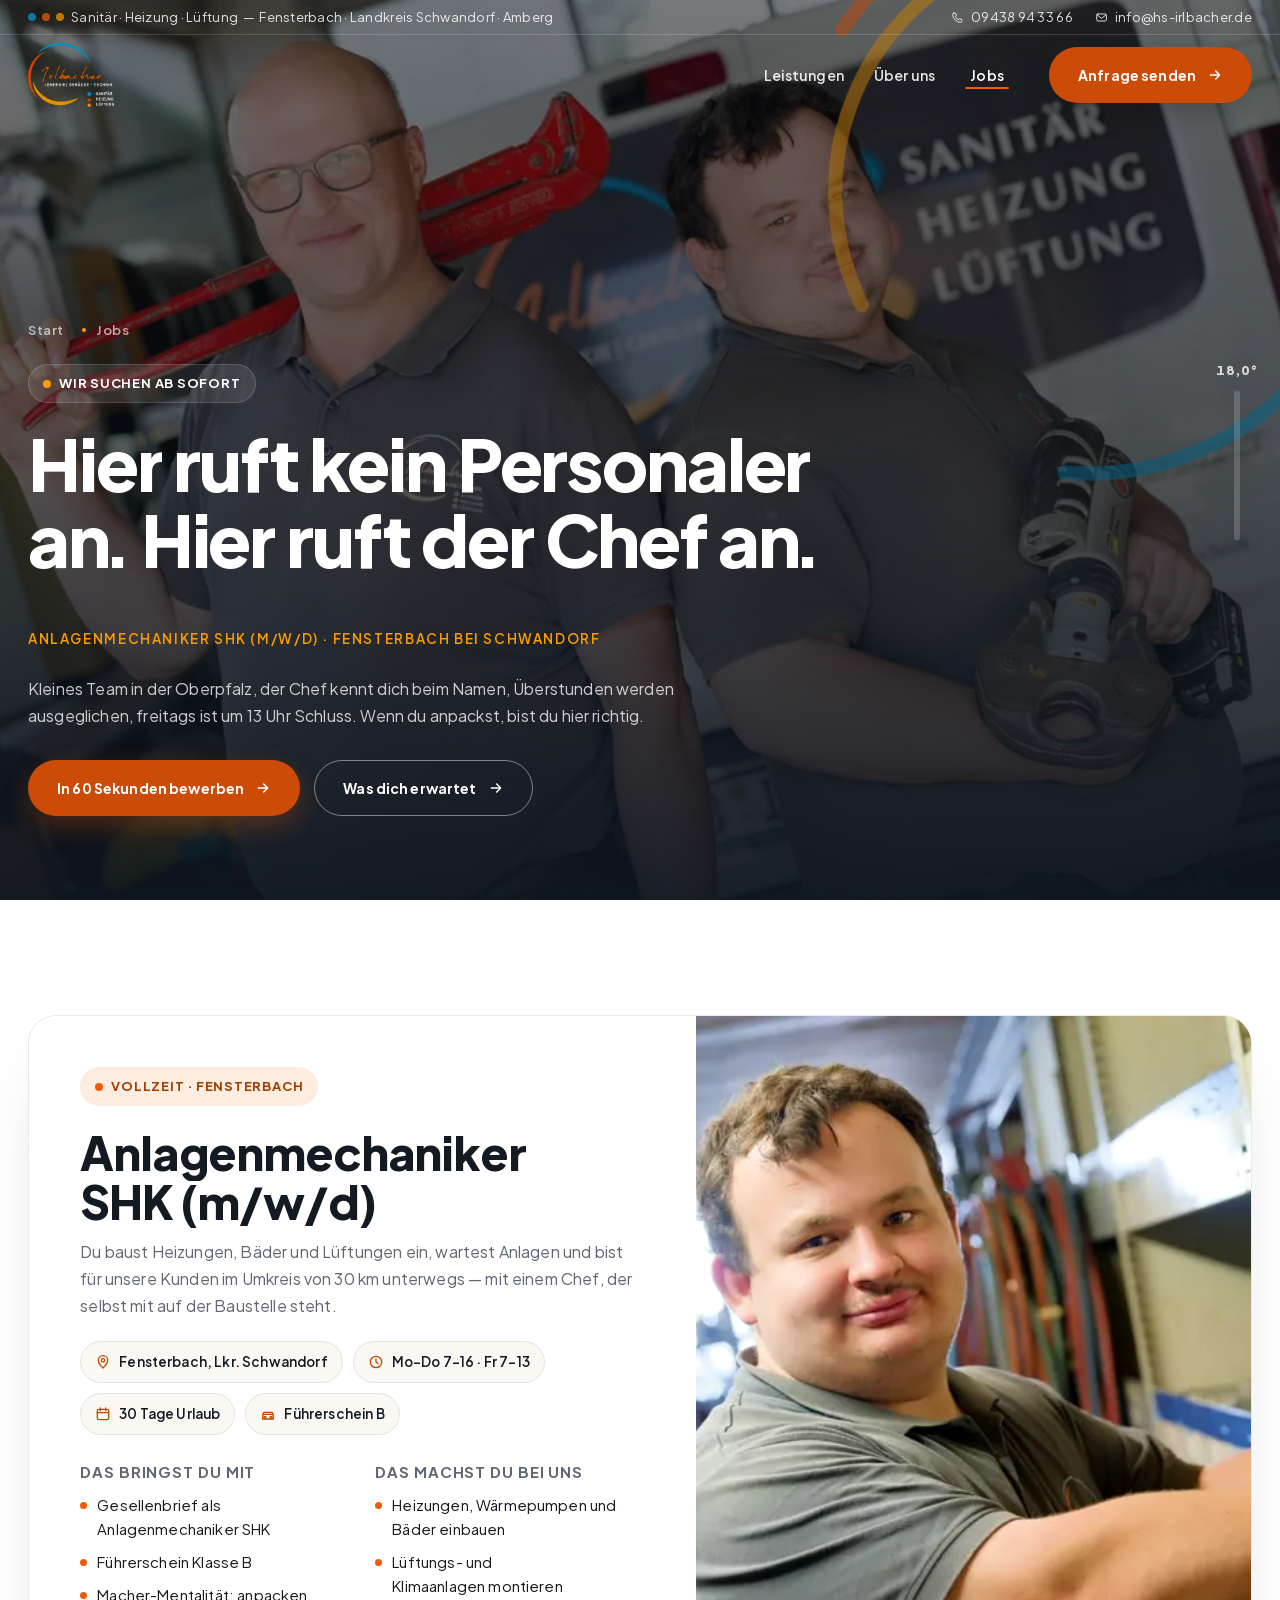
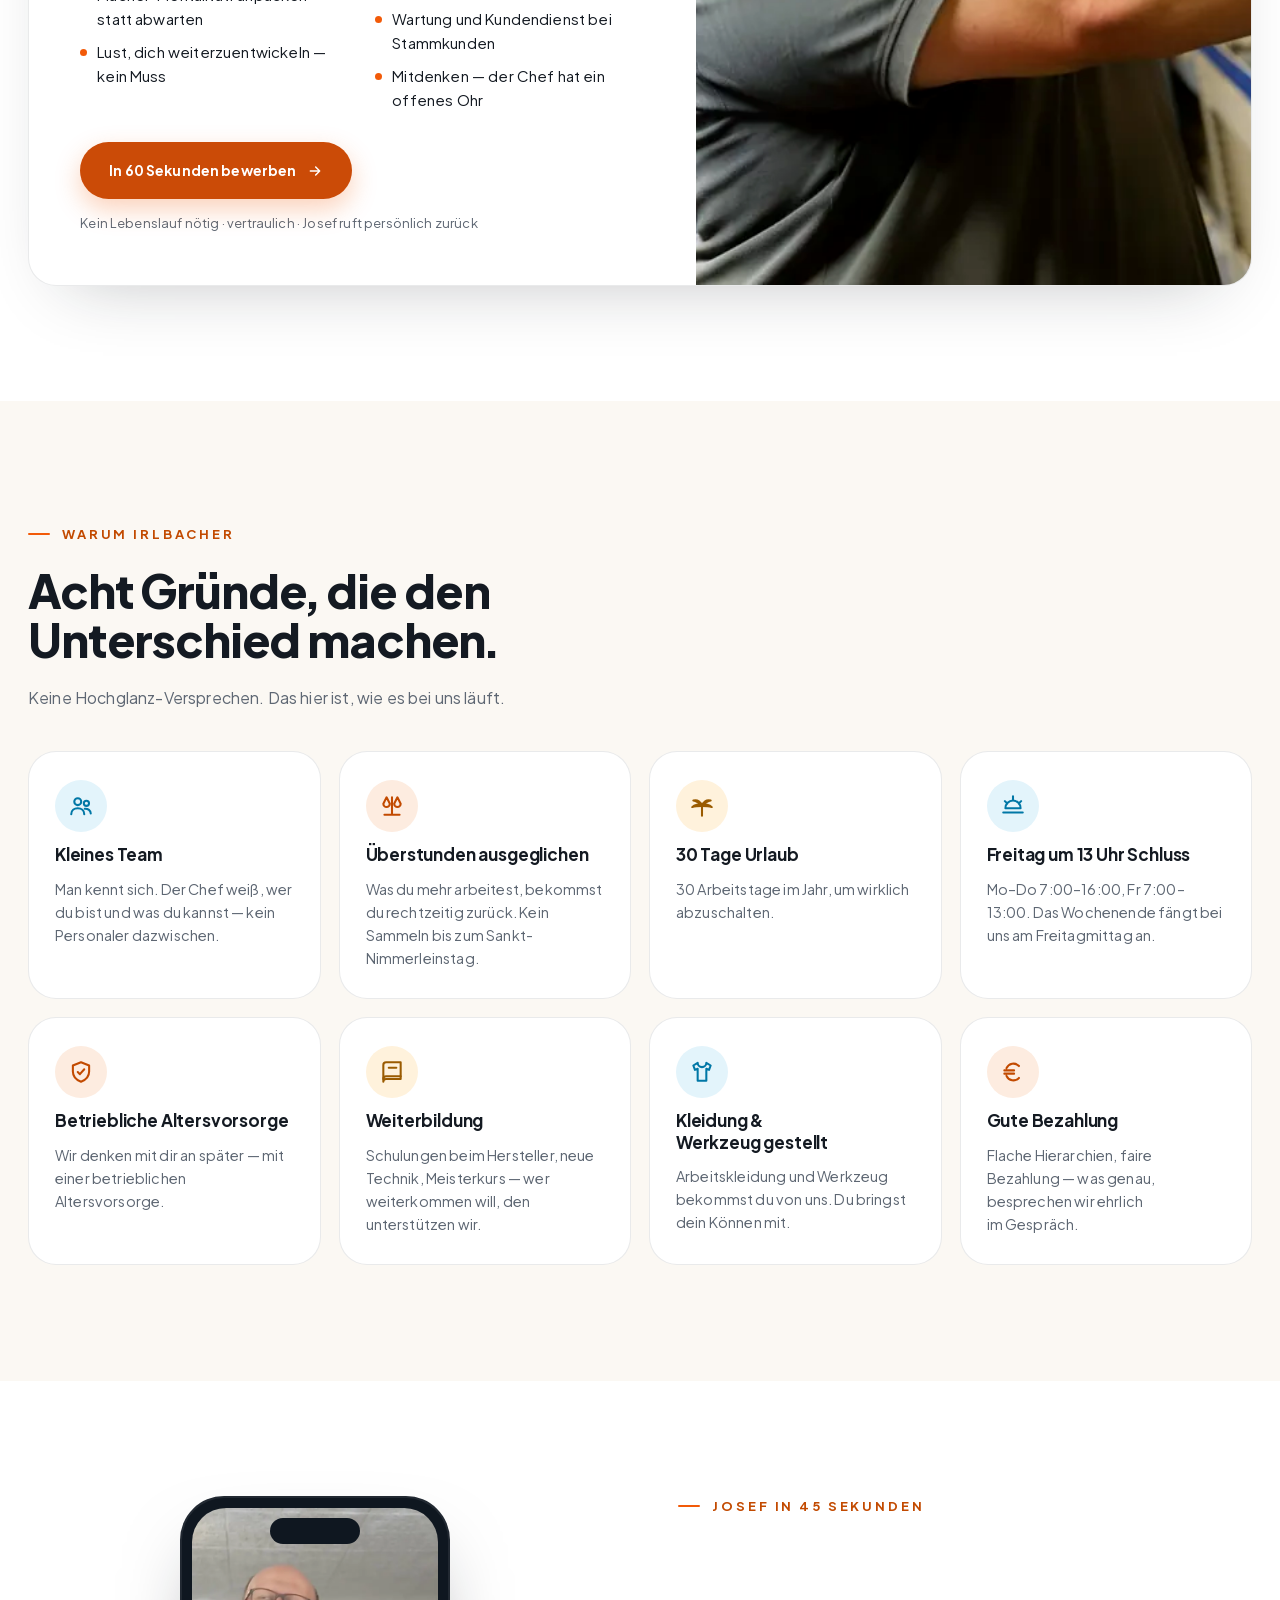
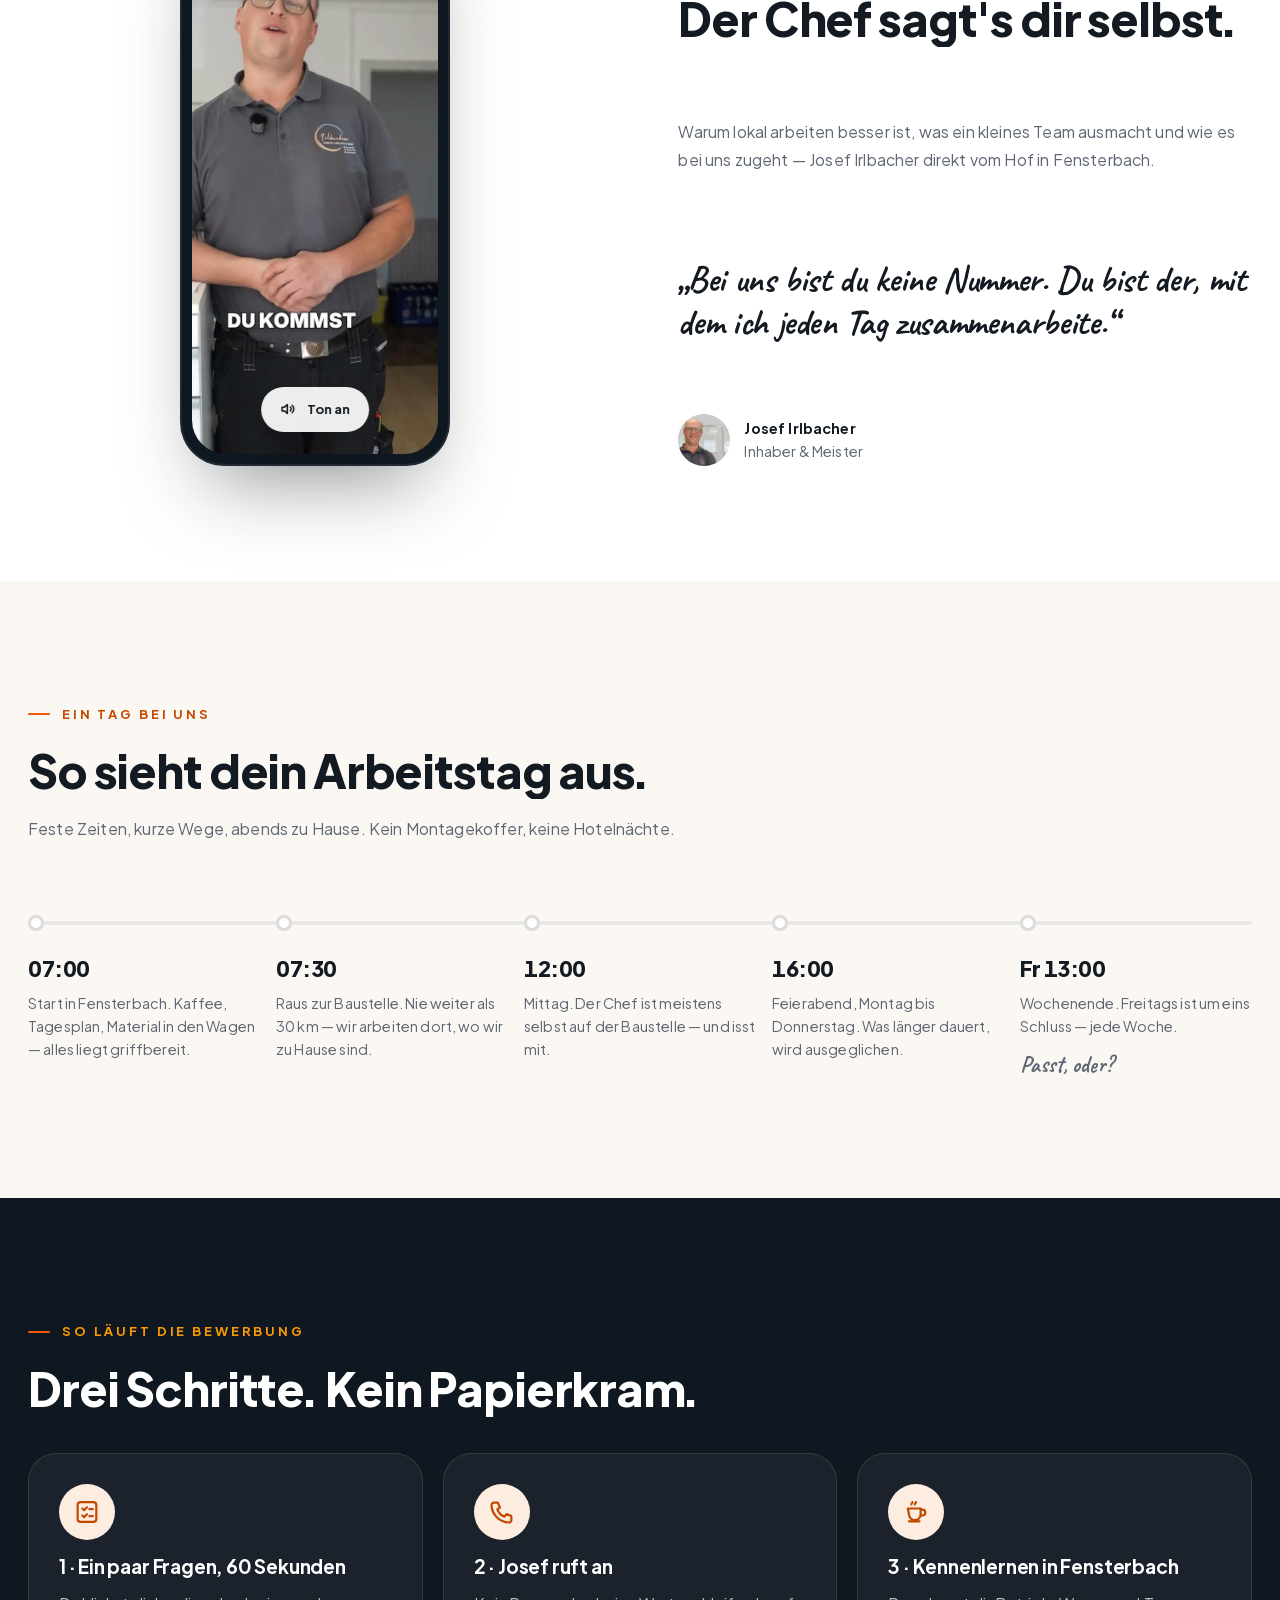
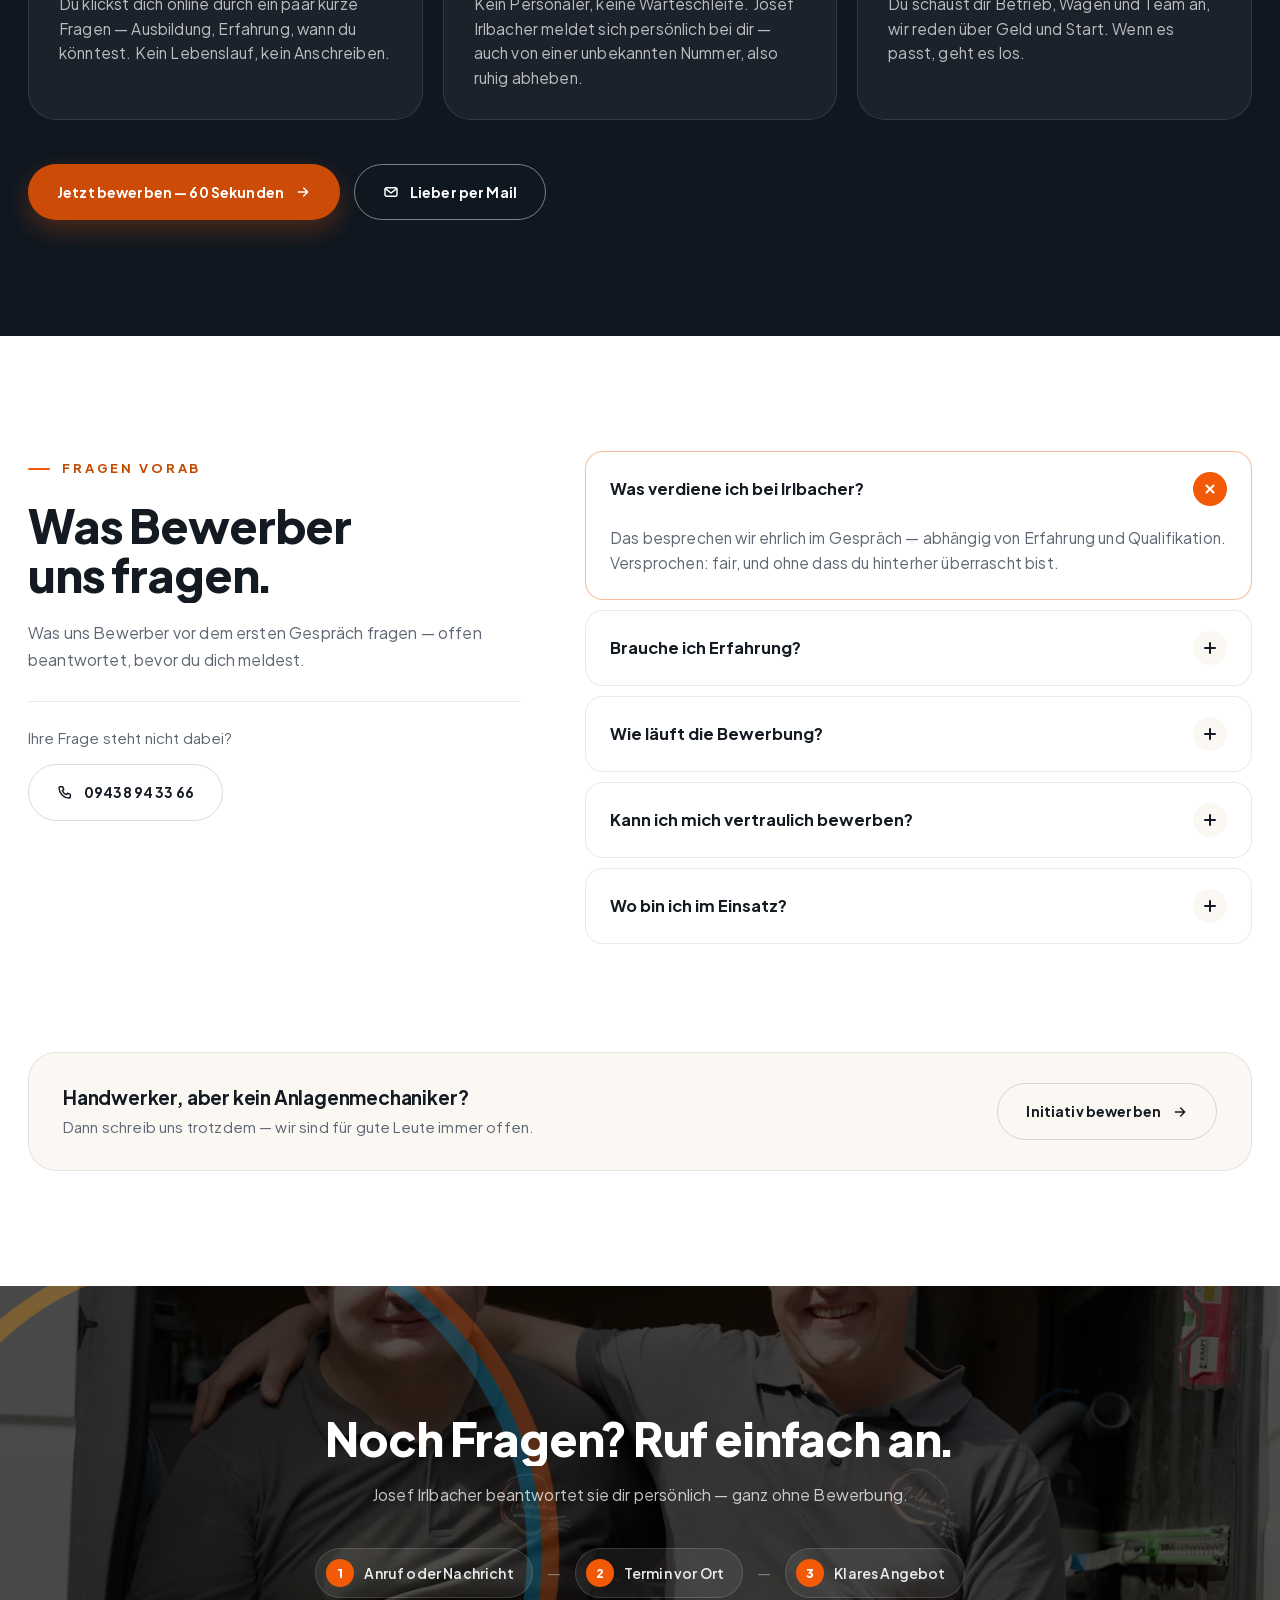
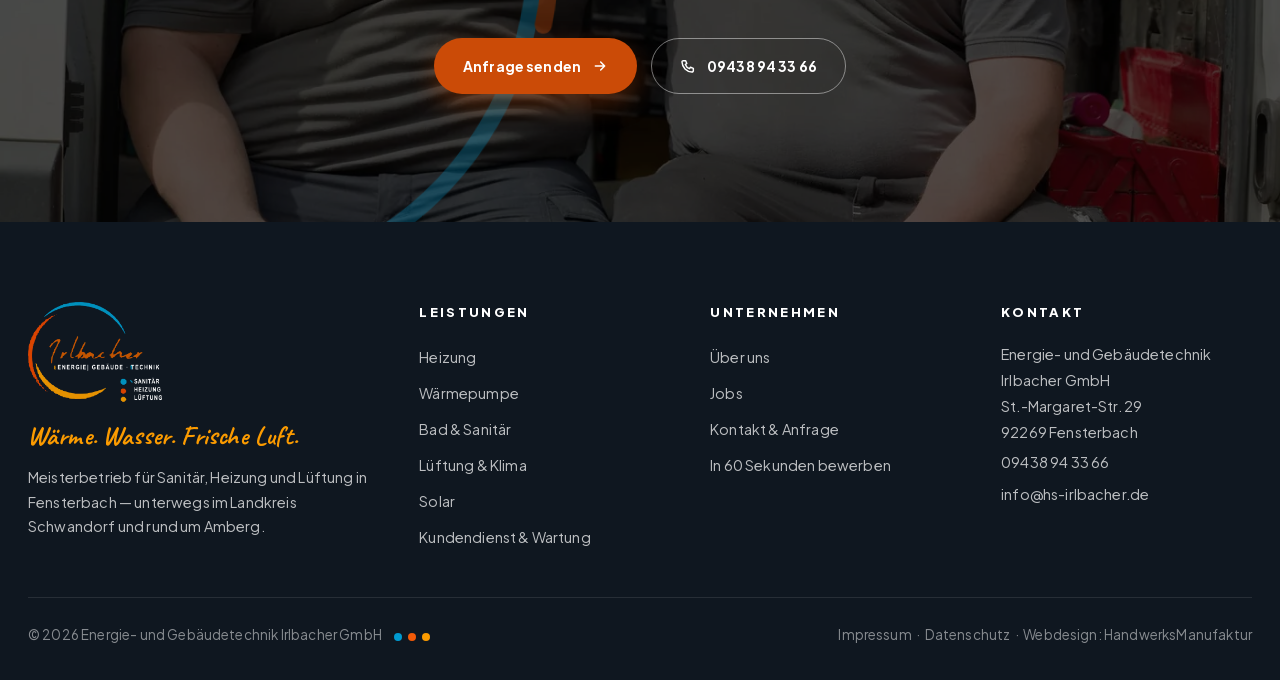
<file: jobs.html>
<!DOCTYPE html>
<html lang="de" class="kein-js">
<head>
<meta charset="UTF-8">
<meta name="viewport" content="width=device-width, initial-scale=1.0">
<title>Job: Anlagenmechaniker SHK (m/w/d) Fensterbach | Irlbacher</title>
<meta name="description" content="Anlagenmechaniker SHK (m/w/d) gesucht — Meisterbetrieb in Fensterbach bei Schwandorf. Kleines Team, 30 Tage Urlaub, Freitag bis 13 Uhr. In 60 Sekunden bewerben.">
<link rel="canonical" href="https://www.hs-irlbacher.de/jobs">
<meta property="og:url" content="https://www.hs-irlbacher.de/jobs">
<meta property="og:title" content="Job: Anlagenmechaniker SHK (m/w/d) Fensterbach | Irlbacher">
<meta property="og:description" content="Anlagenmechaniker SHK (m/w/d) gesucht — Meisterbetrieb in Fensterbach bei Schwandorf. Kleines Team, 30 Tage Urlaub, Freitag bis 13 Uhr. In 60 Sekunden bewerben.">
<meta property="og:type" content="website">
<meta property="og:image" content="https://www.hs-irlbacher.de/assets/img/team-van.jpg">
<meta name="theme-color" content="#0F1720">
<link rel="icon" type="image/png" sizes="512x512" href="assets/img/favicon.png">
<link rel="apple-touch-icon" href="assets/img/favicon.png">
<link rel="preload" href="assets/fonts/plus-jakarta-sans-800-latin.woff2" as="font" type="font/woff2" crossorigin>  <!-- CLS 27.09.2026: Hero-Schriften vorladen, sonst rutscht der Hero beim Schriftwechsel 65 px -->
<link rel="preload" href="assets/fonts/plus-jakarta-sans-400-latin.woff2" as="font" type="font/woff2" crossorigin>
<link rel="preload" href="assets/fonts/plus-jakarta-sans-700-latin.woff2" as="font" type="font/woff2" crossorigin>
<link rel="preload" href="assets/fonts/caveat-700-latin.woff2" as="font" type="font/woff2" crossorigin>
<link rel="stylesheet" href="assets/fonts.css">
<link rel="stylesheet" href="styles.css">
<script type="application/ld+json">{"@context": "https://schema.org", "@type": ["HVACBusiness", "Plumber"], "name": "Energie- und Gebäudetechnik Irlbacher GmbH", "legalName": "Energie- und Gebäudetechnik Irlbacher GmbH", "vatID": "DE455767718", "url": "https://www.hs-irlbacher.de/", "telephone": "+49 9438 943366", "email": "info@hs-irlbacher.de", "image": "https://www.hs-irlbacher.de/assets/img/team-van.jpg", "address": {"@type": "PostalAddress", "streetAddress": "St.-Margaret-Str. 29", "postalCode": "92269", "addressLocality": "Fensterbach", "addressRegion": "Bayern", "addressCountry": "DE"}, "geo": {"@type": "GeoCoordinates", "latitude": 49.44, "longitude": 12.05}, "areaServed": [{"@type": "City", "name": "Fensterbach"}, {"@type": "City", "name": "Schwandorf"}, {"@type": "City", "name": "Amberg"}, {"@type": "City", "name": "Nabburg"}, {"@type": "City", "name": "Schwarzenfeld"}, {"@type": "City", "name": "Wernberg-Köblitz"}, {"@type": "City", "name": "Hirschau"}, {"@type": "City", "name": "Pfreimd"}], "openingHoursSpecification": [{"@type": "OpeningHoursSpecification", "dayOfWeek": ["Monday", "Tuesday", "Wednesday", "Thursday"], "opens": "07:00", "closes": "16:00"}, {"@type": "OpeningHoursSpecification", "dayOfWeek": "Friday", "opens": "07:00", "closes": "13:00"}], "knowsAbout": ["Heizung", "Wärmepumpe", "Sanitär", "Badsanierung", "Lüftung", "Klimatechnik", "Solarthermie", "Kundendienst"]}</script><script type="application/ld+json">{"@context": "https://schema.org", "@type": "FAQPage", "mainEntity": [{"@type": "Question", "name": "Was verdiene ich bei Irlbacher?", "acceptedAnswer": {"@type": "Answer", "text": "Das besprechen wir ehrlich im Gespräch — abhängig von Erfahrung und Qualifikation. Versprochen: fair, und ohne dass du hinterher überrascht bist."}}, {"@type": "Question", "name": "Brauche ich Erfahrung?", "acceptedAnswer": {"@type": "Answer", "text": "Du brauchst den Gesellenbrief als Anlagenmechaniker SHK und einen Führerschein Klasse B. Ob frisch von der Prüfung oder mit zwanzig Jahren im Beruf — wenn du anpackst, passt du."}}, {"@type": "Question", "name": "Wie läuft die Bewerbung?", "acceptedAnswer": {"@type": "Answer", "text": "Kein Lebenslauf, kein Anschreiben: Du beantwortest online ein paar Fragen, dauert 60 Sekunden. Danach ruft Josef persönlich an, und ihr macht einen Termin zum Kennenlernen in Fensterbach."}}, {"@type": "Question", "name": "Kann ich mich vertraulich bewerben?", "acceptedAnswer": {"@type": "Answer", "text": "Ja. Deine Bewerbung landet direkt bei Josef Irlbacher und sonst nirgends. Dein aktueller Arbeitgeber erfährt nichts."}}, {"@type": "Question", "name": "Wo bin ich im Einsatz?", "acceptedAnswer": {"@type": "Answer", "text": "Im Umkreis von rund 30 km um Fensterbach — Landkreis Schwandorf und Raum Amberg. Keine Montage quer durch Deutschland, abends bist du zu Hause."}}]}</script>
<script>try{if(sessionStorage.getItem('irl-wipe'))document.documentElement.classList.add('ankunft')}catch(e){}</script>
<script type="application/ld+json">{"@context": "https://schema.org", "@type": "JobPosting", "title": "Anlagenmechaniker SHK (m/w/d)", "description": "Anlagenmechaniker für Sanitär-, Heizungs- und Klimatechnik in Vollzeit für einen Meisterbetrieb in Fensterbach (Landkreis Schwandorf). Kleines Team, 30 Tage Urlaub, betriebliche Altersvorsorge, Überstundenausgleich, Freitag bis 13 Uhr.", "datePosted": "2026-09-25", "employmentType": "FULL_TIME", "hiringOrganization": {"@type": "Organization", "name": "Energie- und Gebäudetechnik Irlbacher GmbH", "sameAs": "https://www.hs-irlbacher.de/"}, "jobLocation": {"@type": "Place", "address": {"@type": "PostalAddress", "streetAddress": "St.-Margaret-Str. 29", "postalCode": "92269", "addressLocality": "Fensterbach", "addressRegion": "Bayern", "addressCountry": "DE"}}, "qualifications": "Abgeschlossene Ausbildung als Anlagenmechaniker SHK (Gesellenbrief), Führerschein Klasse B", "directApply": true, "url": "https://www.hs-irlbacher.de/jobs"}</script>
</head>
<body>
<div class="wipe" aria-hidden="true"></div>
<div class="thermo" aria-hidden="true"><b>18,0°</b><div class="thermo-rohr"><i></i></div></div>
<header>
  <div class="topbar"><div class="wrap">
    <span class="links"><span class="drei"><i style="background:var(--blau)"></i><i style="background:var(--orange)"></i><i style="background:var(--gelb)"></i></span>Sanitär · Heizung · Lüftung &nbsp;—&nbsp; Fensterbach · Landkreis Schwandorf · Amberg</span>
    <div class="rechts"><a href="tel:+499438943366"><svg viewBox="0 0 24 24" aria-hidden="true" class=""><path d="M5 4h3.5l1.7 4.2-2.2 1.6a10 10 0 0 0 6.2 6.2l1.6-2.2L20 15.5V19a2 2 0 0 1-2.1 2A15.5 15.5 0 0 1 3 6.1 2 2 0 0 1 5 4z"/></svg>09438 94 33 66</a><a href="mailto:info@hs-irlbacher.de"><svg viewBox="0 0 24 24" aria-hidden="true" class=""><rect x="3" y="5.5" width="18" height="13" rx="2.5"/><path d="m3.5 7 8.5 6.5L20.5 7"/></svg>info@hs-irlbacher.de</a></div>
  </div></div>
  <div class="wrap kopf">
    <a class="logo" href="./" aria-label="Energie- und Gebäudetechnik Irlbacher GmbH — Startseite"><img decoding="async" class="hell" src="assets/opt/img-logo-hell-480.webp" alt="" aria-hidden="true" width="480" height="358"><img decoding="async" class="dunkel" src="assets/opt/img-logo-480.webp" alt="Irlbacher — Energie · Gebäude · Technik, Fensterbach" width="480" height="358"></a>
    <nav class="haupt"><div class="hat-menu"><a href="leistungen">Leistungen</a><div class="drop"><div class="drop-innen"><a href="heizung"><svg viewBox="0 0 24 24" aria-hidden="true" class=""><g class="flamme"><path d="M12 3c1.2 3.2 4.5 4.8 4.5 9.3A4.5 4.5 0 0 1 7.5 12.3c0-2.2 1.1-3.3 1.3-3.6.1 1.4.8 2.5 2 2.7C10.4 8.6 10 5.8 12 3z"/></g><path d="M10.6 16.4c0 1.2.6 2 1.4 2s1.4-.8 1.4-2c0-1-.9-1.9-1.4-2.6-.5.7-1.4 1.6-1.4 2.6z"/></svg><span>Heizung</span></a><a href="waermepumpe"><svg viewBox="0 0 24 24" aria-hidden="true" class=""><path d="M10 4.5a2 2 0 0 1 4 0v9.2a4 4 0 1 1-4 0z"/><path d="M12 9v6.5"/><circle cx="12" cy="17" r="1"/></svg><span>Wärmepumpe</span></a><a href="bad-sanitaer"><svg viewBox="0 0 24 24" aria-hidden="true" class=""><path d="M12 3s6 6.6 6 11a6 6 0 0 1-12 0c0-4.4 6-11 6-11z"/><path class="welle" d="M9 14.5c.6 1.8 2 2.6 3.4 2.4"/></svg><span>Bad &amp; Sanitär</span></a><a href="lueftung-klima"><svg viewBox="0 0 24 24" aria-hidden="true" class=""><path class="luft" d="M3 8h11.5a2.75 2.75 0 1 0-2.6-3.6"/><path class="luft" d="M3 12.5h15.5a2.75 2.75 0 1 1-2.6 3.6"/><path class="luft" d="M3 17h8"/></svg><span>Lüftung &amp; Klima</span></a><a href="solar"><svg viewBox="0 0 24 24" aria-hidden="true" class=""><circle cx="12" cy="12" r="4"/><path d="M12 2.5v2.2M12 19.3v2.2M2.5 12h2.2M19.3 12h2.2M5.3 5.3l1.5 1.5M17.2 17.2l1.5 1.5M5.3 18.7l1.5-1.5M17.2 6.8l1.5-1.5"/></svg><span>Solar</span></a><a href="kundendienst-wartung"><svg viewBox="0 0 24 24" aria-hidden="true" class=""><path d="M14.5 6.5a4 4 0 0 0-5.3 4.9L3 17.6 6.4 21l6.2-6.2a4 4 0 0 0 4.9-5.3l-2.7 2.7-2-2 2.7-2.7z"/></svg><span>Kundendienst &amp; Wartung</span></a><a class="drop-alle" href="leistungen">Alle Leistungen <svg viewBox="0 0 24 24" aria-hidden="true" class=""><path d="M5 12h14M13 6l6 6-6 6"/></svg></a></div></div></div><a href="ueber-uns">Über uns</a><a href="jobs" class="aktiv">Jobs</a></nav>
    <button class="menu-knopf" aria-label="Menü" aria-expanded="false"><span></span><span></span></button>
    <a class="btn btn-orange" href="kontakt"><span>Anfrage senden</span><svg viewBox="0 0 24 24" aria-hidden="true" class=""><path d="M5 12h14M13 6l6 6-6 6"/></svg></a>
  </div>
</header>
<div class="menu-flaeche" hidden><a href="./">Start</a><a href="leistungen">Leistungen</a><div class="mob-leistungen"><a href="heizung">Heizung</a><a href="waermepumpe">Wärmepumpe</a><a href="bad-sanitaer">Bad &amp; Sanitär</a><a href="lueftung-klima">Lüftung &amp; Klima</a><a href="solar">Solar</a><a href="kundendienst-wartung">Kundendienst &amp; Wartung</a></div><a href="ueber-uns">Über uns</a><a href="jobs">Jobs</a><a class="cta" href="kontakt">Anfrage senden</a><div class="ring menu-ring"><svg viewBox="0 0 400 400" aria-hidden="true"><circle class="b" cx="200" cy="200" r="176" stroke-width="9" stroke-dasharray="464.5 1105.8" transform="rotate(-150 200 200)" data-bogen="0.42"/><circle class="o" cx="200" cy="200" r="184" stroke-width="9" stroke-dasharray="508.7 1156.1" transform="rotate(120 200 200)" data-bogen="0.44"/><circle class="g" cx="200" cy="200" r="158" stroke-width="9" stroke-dasharray="357.4 992.7" transform="rotate(60 200 200)" data-bogen="0.36"/></svg></div></div>
<div class="hero-u">
  <div class="hero-medien"><img decoding="async" srcset="assets/opt/img-team-zange-640.webp 640w, assets/opt/img-team-zange-960.webp 960w, assets/opt/img-team-zange-1400.webp 1400w" sizes="(max-width: 760px) 100vw, 70vw" class="foto" src="assets/opt/img-team-zange-1400.webp" alt="Josef Irlbacher und Matthias Zenger mit Rohrzange vor dem Firmenwagen — Team der Irlbacher GmbH, Fensterbach" style="--pos-d:center 22%;--pos-m:17% 18%;" width="1400" height="934"></div>
  <div class="ring"><svg viewBox="0 0 400 400" aria-hidden="true"><circle class="b" cx="200" cy="200" r="176" stroke-width="9" stroke-dasharray="464.5 1105.8" transform="rotate(-150 200 200)" data-bogen="0.42"/><circle class="o" cx="200" cy="200" r="184" stroke-width="9" stroke-dasharray="508.7 1156.1" transform="rotate(120 200 200)" data-bogen="0.44"/><circle class="g" cx="200" cy="200" r="158" stroke-width="9" stroke-dasharray="357.4 992.7" transform="rotate(60 200 200)" data-bogen="0.36"/></svg></div>
  <div class="wrap hero-inhalt">
    <nav class="krumen" aria-label="Sie sind hier"><a href="./">Start</a><i></i><span>Jobs</span></nav>
    <span class="pill"><i></i>Wir suchen ab sofort</span>
    <h1>Hier ruft kein Personaler an. Hier ruft der Chef&nbsp;an.<span class="h1-ort">Anlagenmechaniker SHK (m/w/d) · Fensterbach bei Schwandorf</span></h1>
    <p class="sub">Kleines Team in der Oberpfalz, der Chef kennt dich beim Namen, Überstunden werden ausgeglichen, freitags ist um 13 Uhr Schluss. Wenn du anpackst, bist du hier richtig.</p>
    <div class="hero-cta"><a class="btn btn-orange" href="https://irlbacher-gmbh.perspectivefunnel.com/anlagenmechaniker/" target="_blank" rel="noopener"><span>In 60 Sekunden bewerben</span><svg viewBox="0 0 24 24" aria-hidden="true" class=""><path d="M5 12h14M13 6l6 6-6 6"/></svg></a><a class="btn btn-linie" href="#stelle"><span>Was dich erwartet</span><svg viewBox="0 0 24 24" aria-hidden="true" class=""><path d="M5 12h14M13 6l6 6-6 6"/></svg></a></div>
  </div>
</div>
<section id="stelle"><div class="wrap"><div class="stelle rev">
  <div class="text"><span class="pill hell"><i></i>Vollzeit · Fensterbach</span><h2>Anlagenmechaniker SHK&nbsp;(m/w/d)</h2><p class="sub">Du baust Heizungen, Bäder und Lüftungen ein, wartest Anlagen und bist für unsere Kunden im Umkreis von 30 km unterwegs — mit einem Chef, der selbst mit auf der Baustelle steht.</p>
  <div class="stelle-fakten"><span><svg viewBox="0 0 24 24" aria-hidden="true" class=""><path d="M12 21s-7-6.4-7-11.5a7 7 0 0 1 14 0C19 14.6 12 21 12 21z"/><circle cx="12" cy="9.5" r="2.5"/></svg>Fensterbach, Lkr. Schwandorf</span><span><svg viewBox="0 0 24 24" aria-hidden="true" class=""><circle cx="12" cy="12" r="8.5"/><path d="M12 7.5V12l3 2"/></svg>Mo–Do 7–16 · Fr 7–13</span><span><svg viewBox="0 0 24 24" aria-hidden="true" class=""><rect x="3.5" y="5" width="17" height="15.5" rx="2.5"/><path d="M3.5 10h17M8 3v4M16 3v4"/></svg>30 Tage Urlaub</span><span><svg viewBox="0 0 24 24" aria-hidden="true" class=""><path d="M4 15.5 5.5 9.5h13l1.5 6v4H4z"/><circle cx="7.5" cy="17" r="1.5"/><circle cx="16.5" cy="17" r="1.5"/><path d="M4 12.5h16"/></svg>Führerschein B</span></div>
  <div class="stelle-liste"><div><h3>Das bringst du&nbsp;mit</h3><ul><li>Gesellenbrief als Anlagenmechaniker SHK</li><li>Führerschein Klasse B</li><li>Macher-Mentalität: anpacken statt abwarten</li><li>Lust, dich weiterzuentwickeln — kein Muss</li></ul></div><div><h3>Das machst du bei&nbsp;uns</h3><ul><li>Heizungen, Wärmepumpen und Bäder einbauen</li><li>Lüftungs- und Klimaanlagen montieren</li><li>Wartung und Kundendienst bei Stammkunden</li><li>Mitdenken — der Chef hat ein offenes Ohr</li></ul></div></div>
  <div class="stelle-cta"><a class="btn btn-orange" href="https://irlbacher-gmbh.perspectivefunnel.com/anlagenmechaniker/" target="_blank" rel="noopener"><span>In 60 Sekunden bewerben</span><svg viewBox="0 0 24 24" aria-hidden="true" class=""><path d="M5 12h14M13 6l6 6-6 6"/></svg></a><small>Kein Lebenslauf nötig · vertraulich · Josef ruft persönlich zurück</small></div></div>
  <div class="bild"><img decoding="async" srcset="assets/opt/img-matthias-regal-640.webp 640w, assets/opt/img-matthias-regal-960.webp 960w, assets/opt/img-matthias-regal-1400.webp 1400w" sizes="(max-width: 760px) 100vw, 70vw" class="foto" src="assets/opt/img-matthias-regal-1400.webp" alt="Matthias Zenger am Materialregal im Firmenwagen — Arbeitsplatz bei der Irlbacher GmbH, Fensterbach" style="--pos-d:28% 30%;--pos-m:30% 25%;" width="1400" height="934"></div>
</div></div></section>
<section class="creme"><div class="wrap">
  <div class="rev" style="max-width:62ch;margin-bottom:40px"><span class="kicker">Warum Irlbacher</span><h2>Acht Gründe, die den Unterschied&nbsp;machen.</h2><p class="sub">Keine Hochglanz-Versprechen. Das hier ist, wie es bei uns läuft.</p></div>
  <div class="benefits"><div class="benefit rev rev-0"><div class="benefit-icon"><svg viewBox="0 0 24 24" aria-hidden="true" class=""><circle cx="9" cy="8" r="3.2"/><circle cx="17" cy="9.5" r="2.4"/><path d="M3 19.5c0-3.3 2.7-5.5 6-5.5s6 2.2 6 5.5M15.5 14.5c2.9-.2 5.5 1.5 5.5 4.5"/></svg></div><h3>Kleines&nbsp;Team</h3><p>Man kennt sich. Der Chef weiß, wer du bist und was du kannst — kein Personaler dazwischen.</p></div><div class="benefit rev rev-1"><div class="benefit-icon"><svg viewBox="0 0 24 24" aria-hidden="true" class=""><path d="M12 4v16M5 20h14M4 10l3-6 3 6a3 3 0 0 1-6 0zM14 10l3-6 3 6a3 3 0 0 1-6 0z"/></svg></div><h3>Überstunden ausgeglichen</h3><p>Was du mehr arbeitest, bekommst du rechtzeitig zurück. Kein Sammeln bis zum Sankt-Nimmerleinstag.</p></div><div class="benefit rev rev-2"><div class="benefit-icon"><svg viewBox="0 0 24 24" aria-hidden="true" class=""><path d="M12 21v-9"/><path d="M12 12c-1-4-4-6-8-5 3 .5 5 2 8 5zM12 12c1-4 4-6 8-5-3 .5-5 2-8 5zM12 12c-3-2-7-1.5-9 1 3-1 6-1 9-1zM12 12c3-2 7-1.5 9 1-3-1-6-1-9-1z"/></svg></div><h3>30 Tage&nbsp;Urlaub</h3><p>30 Arbeitstage im Jahr, um wirklich abzuschalten.</p></div><div class="benefit rev rev-3"><div class="benefit-icon"><svg viewBox="0 0 24 24" aria-hidden="true" class=""><path d="M3 18h18M5 14h14a7 7 0 0 0-14 0z"/><path d="M12 3v3M4.5 7.5 6.5 9.5M19.5 7.5 17.5 9.5"/></svg></div><h3>Freitag um 13 Uhr&nbsp;Schluss</h3><p>Mo–Do 7:00–16:00, Fr 7:00–13:00. Das Wochenende fängt bei uns am Freitagmittag an.</p></div><div class="benefit rev rev-0"><div class="benefit-icon"><svg viewBox="0 0 24 24" aria-hidden="true" class=""><path d="M12 3 4.5 6v5.5c0 4.4 3.2 7.8 7.5 9.5 4.3-1.7 7.5-5.1 7.5-9.5V6L12 3z"/><path d="m9 12 2 2 4-4.5"/></svg></div><h3>Betriebliche Altersvorsorge</h3><p>Wir denken mit dir an später — mit einer betrieblichen Altersvorsorge.</p></div><div class="benefit rev rev-1"><div class="benefit-icon"><svg viewBox="0 0 24 24" aria-hidden="true" class=""><path d="M4 5.5A2.5 2.5 0 0 1 6.5 3H20v15.5H6.5A2.5 2.5 0 0 0 4 21z"/><path d="M4 18.5A2.5 2.5 0 0 1 6.5 16H20M9 8h7"/></svg></div><h3>Weiterbildung</h3><p>Schulungen beim Hersteller, neue Technik, Meisterkurs — wer weiterkommen will, den unterstützen wir.</p></div><div class="benefit rev rev-2"><div class="benefit-icon"><svg viewBox="0 0 24 24" aria-hidden="true" class=""><path d="M8 3.5 4 6l1.5 4L8 9v11h8V9l2.5 1L20 6l-4-2.5a4 4 0 0 1-8 0z"/></svg></div><h3>Kleidung &amp; Werkzeug&nbsp;gestellt</h3><p>Arbeitskleidung und Werkzeug bekommst du von uns. Du bringst dein Können mit.</p></div><div class="benefit rev rev-3"><div class="benefit-icon"><svg viewBox="0 0 24 24" aria-hidden="true" class=""><path d="M17.5 6.5A7 7 0 0 0 6 8.5M17.5 17.5A7 7 0 0 1 6 15.5M4 10.5h9M4 13.5h9"/></svg></div><h3>Gute&nbsp;Bezahlung</h3><p>Flache Hierarchien, faire Bezahlung — was genau, besprechen wir ehrlich im Gespräch.</p></div></div>
</div></section>
<section><div class="wrap handy-duo">
  <div class="handy rev"><video data-kso-lazy preload="none" poster="assets/opt/img-poster-reel-josef-720.webp" muted loop playsinline><source src="assets/opt/video-reel-josef-m.mp4" media="(max-width: 760px)" type="video/mp4"><source src="assets/opt/video-reel-josef.mp4" type="video/mp4"></video><button type="button" class="handy-ton"><svg viewBox="0 0 24 24" aria-hidden="true" class=""><path d="M4 9.5v5h3l4 3.5v-12l-4 3.5z"/><path d="M15 9.5a3.5 3.5 0 0 1 0 5M17.5 7a7 7 0 0 1 0 10"/></svg><span>Ton an</span></button></div>
  <div class="rev"><span class="kicker">Josef in 45 Sekunden</span><h2>Der Chef sagt's dir&nbsp;selbst.</h2><p class="sub" style="margin-bottom:10px">Warum lokal arbeiten besser ist, was ein kleines Team ausmacht und wie es bei uns zugeht — Josef Irlbacher direkt vom Hof in Fensterbach.</p>
  <p class="zitat">„Bei uns bist du keine Nummer. Du bist der, mit dem ich jeden Tag zusammenarbeite.“</p>
  <div class="zitat-von"><img fetchpriority="low" decoding="async" srcset="assets/opt/img-kopf-josef-640.webp 640w, assets/opt/img-kopf-josef-900.webp 900w" sizes="(max-width: 760px) 100vw, 70vw" src="assets/opt/img-kopf-josef-900.webp" alt="Josef Irlbacher" width="900" height="900"><div><b>Josef Irlbacher</b>Inhaber &amp; Meister</div></div></div>
</div></section>
<section class="creme"><div class="wrap">
  <div class="rev" style="max-width:62ch"><span class="kicker">Ein Tag bei uns</span><h2>So sieht dein Arbeitstag&nbsp;aus.</h2><p class="sub">Feste Zeiten, kurze Wege, abends zu Hause. Kein Montagekoffer, keine Hotelnächte.</p></div>
  <div class="tag">
  <div class="tag-linie" aria-hidden="true"><i></i></div>
  <div class="tag-punkte">
    <div class="tag-punkt"><i></i><b>07:00</b><span>Start in Fensterbach. Kaffee, Tagesplan, Material in den Wagen — alles liegt griffbereit.</span></div>
    <div class="tag-punkt"><i></i><b>07:30</b><span>Raus zur Baustelle. Nie weiter als 30 km — wir arbeiten dort, wo wir zu Hause sind.</span></div>
    <div class="tag-punkt"><i></i><b>12:00</b><span>Mittag. Der Chef ist meistens selbst auf der Baustelle — und isst mit.</span></div>
    <div class="tag-punkt"><i></i><b>16:00</b><span>Feierabend, Montag bis Donnerstag. Was länger dauert, wird ausgeglichen.</span></div>
    <div class="tag-punkt"><i></i><b>Fr 13:00</b><span>Wochenende. Freitags ist um eins Schluss — jede Woche.</span><span class="hand">Passt, oder?</span></div>
  </div>
</div>
</div></section>
<section class="dunkel"><div class="wrap">
  <div class="rev" style="max-width:62ch;margin-bottom:40px"><span class="kicker">So läuft die Bewerbung</span><h2>Drei Schritte. Kein&nbsp;Papierkram.</h2></div>
  <div class="karten"><div class="karte rev rev-0 "><div class="karte-icon"><svg viewBox="0 0 24 24" aria-hidden="true" class=""><rect x="4" y="3.5" width="16" height="17" rx="2.5"/><path d="m8 9 1.5 1.5L12 8M8 15l1.5 1.5L12 14M14 9.5h3M14 15.5h3"/></svg></div><h3>1 · Ein paar Fragen, 60&nbsp;Sekunden</h3><p>Du klickst dich online durch ein paar kurze Fragen — Ausbildung, Erfahrung, wann du könntest. Kein Lebenslauf, kein Anschreiben.</p></div><div class="karte rev rev-1 "><div class="karte-icon"><svg viewBox="0 0 24 24" aria-hidden="true" class=""><path d="M5 4h3.5l1.7 4.2-2.2 1.6a10 10 0 0 0 6.2 6.2l1.6-2.2L20 15.5V19a2 2 0 0 1-2.1 2A15.5 15.5 0 0 1 3 6.1 2 2 0 0 1 5 4z"/></svg></div><h3>2 · Josef ruft&nbsp;an</h3><p>Kein Personaler, keine Warteschleife. Josef Irlbacher meldet sich persönlich bei dir — auch von einer unbekannten Nummer, also ruhig abheben.</p></div><div class="karte rev rev-2 "><div class="karte-icon"><svg viewBox="0 0 24 24" aria-hidden="true" class=""><path d="M5 9h11v5a5 5 0 0 1-10 0zM16 10h1.5a2.5 2.5 0 0 1 0 5H16M6 20h9M8 5.5c0-1 1-1 1-2M11 5.5c0-1 1-1 1-2"/></svg></div><h3>3 · Kennenlernen in&nbsp;Fensterbach</h3><p>Du schaust dir Betrieb, Wagen und Team an, wir reden über Geld und Start. Wenn es passt, geht es los.</p></div></div>
  <div class="rev" style="margin-top:44px;display:flex;gap:14px;flex-wrap:wrap;align-items:center"><a class="btn btn-orange" href="https://irlbacher-gmbh.perspectivefunnel.com/anlagenmechaniker/" target="_blank" rel="noopener"><span>Jetzt bewerben — 60 Sekunden</span><svg viewBox="0 0 24 24" aria-hidden="true" class=""><path d="M5 12h14M13 6l6 6-6 6"/></svg></a><a class="btn btn-linie" href="mailto:info@hs-irlbacher.de?subject=Bewerbung%20Anlagenmechaniker%20SHK"><svg viewBox="0 0 24 24" aria-hidden="true" class=""><rect x="3" y="5.5" width="18" height="13" rx="2.5"/><path d="m3.5 7 8.5 6.5L20.5 7"/></svg><span>Lieber per Mail</span></a></div>
</div></section>
<section><div class="wrap faq-duo">
  <div class="faq-kopf rev"><span class="kicker">Fragen vorab</span><h2>Was Bewerber uns&nbsp;fragen.</h2><p class="sub">Was uns Bewerber vor dem ersten Gespräch fragen — offen beantwortet, bevor du dich meldest.</p>
    <div class="faq-anruf"><p>Ihre Frage steht nicht dabei?</p><a class="btn btn-hell" href="tel:+499438943366"><svg viewBox="0 0 24 24" aria-hidden="true" class=""><path d="M5 4h3.5l1.7 4.2-2.2 1.6a10 10 0 0 0 6.2 6.2l1.6-2.2L20 15.5V19a2 2 0 0 1-2.1 2A15.5 15.5 0 0 1 3 6.1 2 2 0 0 1 5 4z"/></svg><span>09438 94 33 66</span></a></div></div>
  <div class="rev rev-1"><div class="faq"><div class="faq-eintrag auf"><button class="faq-frage" aria-expanded="true">Was verdiene ich bei Irlbacher?<i></i></button><div class="faq-antwort"><p>Das besprechen wir ehrlich im Gespräch — abhängig von Erfahrung und Qualifikation. Versprochen: fair, und ohne dass du hinterher überrascht bist.</p></div></div><div class="faq-eintrag"><button class="faq-frage" aria-expanded="false">Brauche ich Erfahrung?<i></i></button><div class="faq-antwort"><p>Du brauchst den Gesellenbrief als Anlagenmechaniker SHK und einen Führerschein Klasse B. Ob frisch von der Prüfung oder mit zwanzig Jahren im Beruf — wenn du anpackst, passt du.</p></div></div><div class="faq-eintrag"><button class="faq-frage" aria-expanded="false">Wie läuft die Bewerbung?<i></i></button><div class="faq-antwort"><p>Kein Lebenslauf, kein Anschreiben: Du beantwortest online ein paar Fragen, dauert 60 Sekunden. Danach ruft Josef persönlich an, und ihr macht einen Termin zum Kennenlernen in Fensterbach.</p></div></div><div class="faq-eintrag"><button class="faq-frage" aria-expanded="false">Kann ich mich vertraulich bewerben?<i></i></button><div class="faq-antwort"><p>Ja. Deine Bewerbung landet direkt bei Josef Irlbacher und sonst nirgends. Dein aktueller Arbeitgeber erfährt nichts.</p></div></div><div class="faq-eintrag"><button class="faq-frage" aria-expanded="false">Wo bin ich im Einsatz?<i></i></button><div class="faq-antwort"><p>Im Umkreis von rund 30 km um Fensterbach — Landkreis Schwandorf und Raum Amberg. Keine Montage quer durch Deutschland, abends bist du zu Hause.</p></div></div></div></div>

  <div class="rev faq-initiativ" style="margin-top:44px;padding:30px 34px;border-radius:var(--r);background:var(--creme);border:var(--kante);display:flex;gap:20px;align-items:center;flex-wrap:wrap;justify-content:space-between"><div><h3 style="margin-bottom:6px">Handwerker, aber kein Anlagen&shy;mechaniker?</h3><p style="color:var(--grau)">Dann schreib uns trotzdem — wir sind für gute Leute immer offen.</p></div><a class="btn btn-hell" href="mailto:info@hs-irlbacher.de?subject=Initiativbewerbung"><span>Initiativ bewerben</span><svg viewBox="0 0 24 24" aria-hidden="true" class=""><path d="M5 12h14M13 6l6 6-6 6"/></svg></a></div>
</div></section>
<div class="cta">
  <div class="cta-bg" style="background-image:url('assets/opt/img-team-sitzen-1400.webp')"></div>
  <div class="ring"><svg viewBox="0 0 400 400" aria-hidden="true"><circle class="b" cx="200" cy="200" r="176" stroke-width="9" stroke-dasharray="464.5 1105.8" transform="rotate(-150 200 200)" data-bogen="0.42"/><circle class="o" cx="200" cy="200" r="184" stroke-width="9" stroke-dasharray="508.7 1156.1" transform="rotate(120 200 200)" data-bogen="0.44"/><circle class="g" cx="200" cy="200" r="158" stroke-width="9" stroke-dasharray="357.4 992.7" transform="rotate(60 200 200)" data-bogen="0.36"/></svg></div>
  <div class="wrap rev">
    <h2>Noch Fragen? Ruf einfach&nbsp;an.</h2>
    <p class="sub">Josef Irlbacher beantwortet sie dir persönlich — ganz ohne Bewerbung.</p>
    <div class="cta-schritte"><b><i>1</i>Anruf oder Nachricht</b><em>—</em><b><i>2</i>Termin vor Ort</b><em>—</em><b><i>3</i>Klares Angebot</b></div>
    <div class="cta-knoepfe"><a class="btn btn-orange" href="kontakt"><span>Anfrage senden</span><svg viewBox="0 0 24 24" aria-hidden="true" class=""><path d="M5 12h14M13 6l6 6-6 6"/></svg></a><a class="btn btn-linie" href="tel:+499438943366"><svg viewBox="0 0 24 24" aria-hidden="true" class=""><path d="M5 4h3.5l1.7 4.2-2.2 1.6a10 10 0 0 0 6.2 6.2l1.6-2.2L20 15.5V19a2 2 0 0 1-2.1 2A15.5 15.5 0 0 1 3 6.1 2 2 0 0 1 5 4z"/></svg><span>09438 94 33 66</span></a></div>
  </div>
</div>

<footer>
  <div class="ring"><svg viewBox="0 0 400 400" aria-hidden="true"><circle class="b" cx="200" cy="200" r="176" stroke-width="9" stroke-dasharray="464.5 1105.8" transform="rotate(-150 200 200)" data-bogen="0.42"/><circle class="o" cx="200" cy="200" r="184" stroke-width="9" stroke-dasharray="508.7 1156.1" transform="rotate(120 200 200)" data-bogen="0.44"/><circle class="g" cx="200" cy="200" r="158" stroke-width="9" stroke-dasharray="357.4 992.7" transform="rotate(60 200 200)" data-bogen="0.36"/></svg></div>
  <div class="wrap">
    <div class="footer-raster">
      <div>
        <div class="footer-logo"><img fetchpriority="low" decoding="async" src="assets/opt/img-logo-hell-480.webp" alt="Energie- und Gebäudetechnik Irlbacher GmbH" width="480" height="358"></div>
        <div class="footer-claim">Wärme. Wasser. Frische Luft.</div>
        <p class="footer-text">Meisterbetrieb für Sanitär, Heizung und Lüftung in Fensterbach — unterwegs im Landkreis Schwandorf und rund um Amberg.</p>
      </div>
      <div><div class="footer-titel">Leistungen</div><nav><a href="heizung">Heizung</a><a href="waermepumpe">Wärmepumpe</a><a href="bad-sanitaer">Bad &amp; Sanitär</a><a href="lueftung-klima">Lüftung &amp; Klima</a><a href="solar">Solar</a><a href="kundendienst-wartung">Kundendienst &amp; Wartung</a></nav></div>
      <div><div class="footer-titel">Unternehmen</div><nav><a href="ueber-uns">Über uns</a><a href="jobs">Jobs</a><a href="kontakt">Kontakt &amp; Anfrage</a><a href="https://irlbacher-gmbh.perspectivefunnel.com/anlagenmechaniker/" target="_blank" rel="noopener">In 60 Sekunden bewerben</a></nav></div>
      <div><div class="footer-titel">Kontakt</div><div class="footer-adresse">Energie- und Gebäudetechnik Irlbacher GmbH<br>St.-Margaret-Str. 29<br>92269 Fensterbach<br><a href="tel:+499438943366">09438 94 33 66</a><br><a href="mailto:info@hs-irlbacher.de">info@hs-irlbacher.de</a></div></div>
    </div>
    <div class="footer-unten">
      <div>© 2026 Energie- und Gebäudetechnik Irlbacher GmbH <span class="footer-drei"><i style="background:var(--blau)"></i><i style="background:var(--orange)"></i><i style="background:var(--gelb)"></i></span></div>
      <div><a href="impressum">Impressum</a> &nbsp;·&nbsp; <a href="datenschutz">Datenschutz</a> &nbsp;·&nbsp; <a href="https://handwerksmanufaktur.digital" target="_blank" rel="noopener">Webdesign: HandwerksManufaktur</a></div>
    </div>
  </div>
</footer>
<script src="main.js"></script>
<!--kso-lazy-video--><script>(function(){var v=document.querySelectorAll('video[data-kso-lazy]');if(!('IntersectionObserver'in window)){v.forEach(function(e){e.preload='auto';e.play&&e.play().catch(function(){})});return}var io=new IntersectionObserver(function(es){es.forEach(function(x){var e=x.target;if(x.isIntersecting){if(e.preload!=='auto'){e.preload='auto';e.load()}e.play().catch(function(){})}else if(!e.paused){e.pause()}})},{rootMargin:'200px 0px'});v.forEach(function(e){io.observe(e)})})()</script>
</body>
</html>
</file>
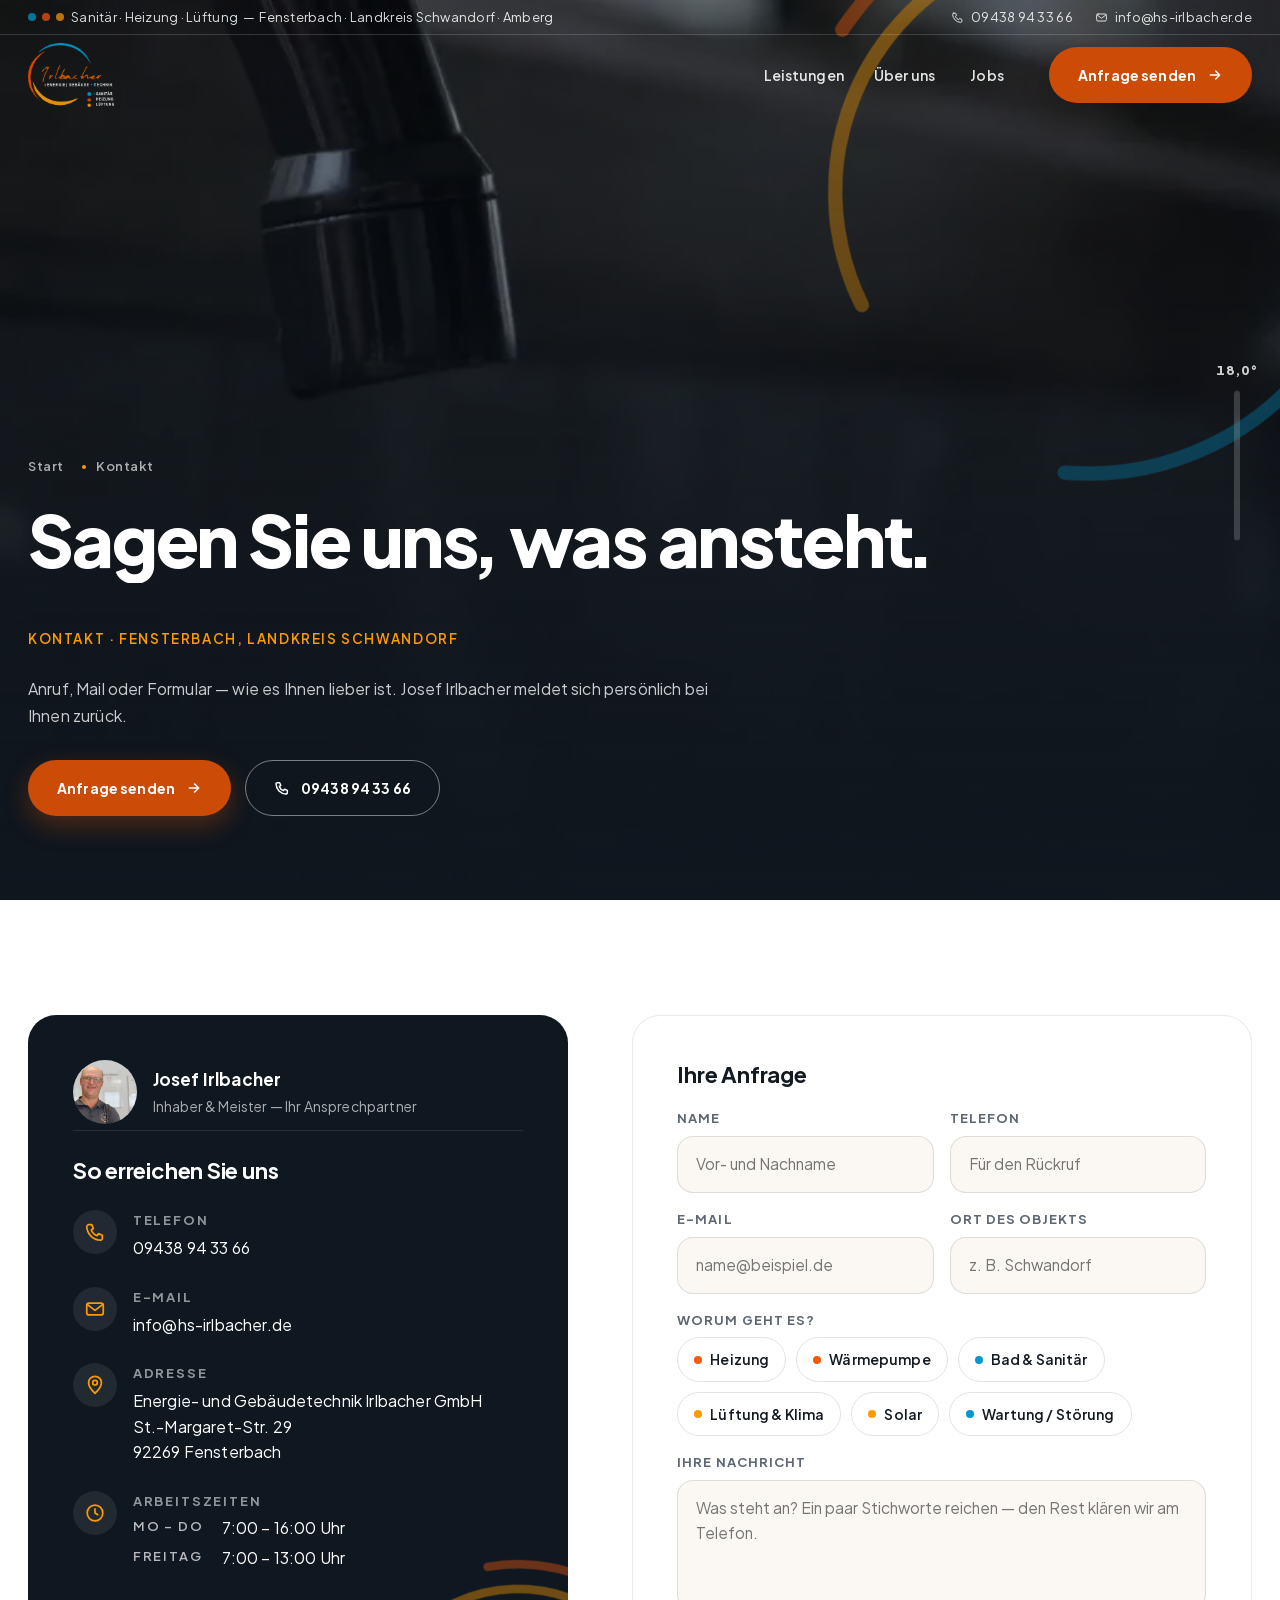
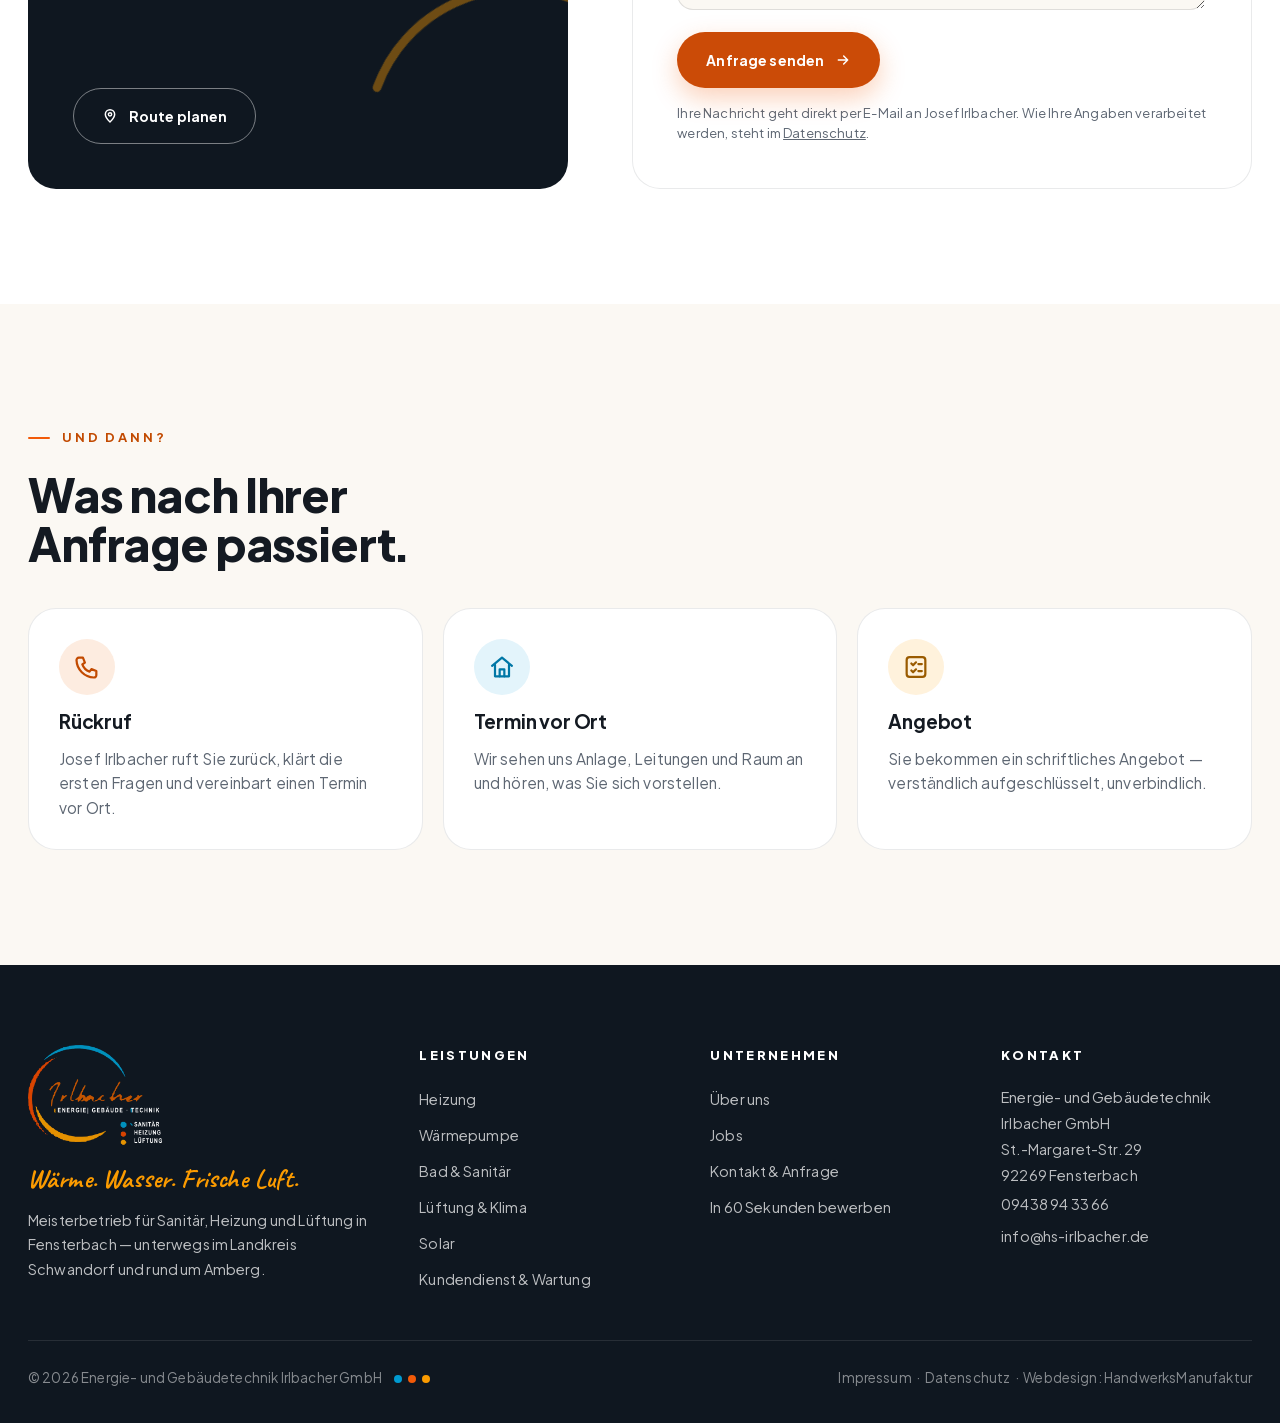
<file: kontakt.html>
<!DOCTYPE html>
<html lang="de" class="kein-js">
<head>
<meta charset="UTF-8">
<meta name="viewport" content="width=device-width, initial-scale=1.0">
<title>Kontakt & Anfrage — Irlbacher GmbH, Fensterbach bei Schwandorf</title>
<meta name="description" content="Anfrage an die Irlbacher GmbH in Fensterbach: Telefon 09438 94 33 66, E-Mail oder Formular. Sanitär, Heizung, Lüftung im Landkreis Schwandorf und Raum Amberg.">
<link rel="canonical" href="https://www.hs-irlbacher.de/kontakt">
<meta property="og:url" content="https://www.hs-irlbacher.de/kontakt">
<meta property="og:title" content="Kontakt & Anfrage — Irlbacher GmbH, Fensterbach bei Schwandorf">
<meta property="og:description" content="Anfrage an die Irlbacher GmbH in Fensterbach: Telefon 09438 94 33 66, E-Mail oder Formular. Sanitär, Heizung, Lüftung im Landkreis Schwandorf und Raum Amberg.">
<meta property="og:type" content="website">
<meta property="og:image" content="https://www.hs-irlbacher.de/assets/img/team-van.jpg">
<meta name="theme-color" content="#0F1720">
<link rel="icon" type="image/png" sizes="512x512" href="assets/img/favicon.png">
<link rel="apple-touch-icon" href="assets/img/favicon.png">
<link rel="preload" href="assets/fonts/plus-jakarta-sans-800-latin.woff2" as="font" type="font/woff2" crossorigin>  <!-- CLS 27.09.2026: Hero-Schriften vorladen, sonst rutscht der Hero beim Schriftwechsel 65 px -->
<link rel="preload" href="assets/fonts/plus-jakarta-sans-400-latin.woff2" as="font" type="font/woff2" crossorigin>
<link rel="preload" href="assets/fonts/plus-jakarta-sans-700-latin.woff2" as="font" type="font/woff2" crossorigin>
<link rel="preload" href="assets/fonts/caveat-700-latin.woff2" as="font" type="font/woff2" crossorigin>
<link rel="stylesheet" href="assets/fonts.css">
<link rel="stylesheet" href="styles.css">
<script type="application/ld+json">{"@context": "https://schema.org", "@type": ["HVACBusiness", "Plumber"], "name": "Energie- und Gebäudetechnik Irlbacher GmbH", "legalName": "Energie- und Gebäudetechnik Irlbacher GmbH", "vatID": "DE455767718", "url": "https://www.hs-irlbacher.de/", "telephone": "+49 9438 943366", "email": "info@hs-irlbacher.de", "image": "https://www.hs-irlbacher.de/assets/img/team-van.jpg", "address": {"@type": "PostalAddress", "streetAddress": "St.-Margaret-Str. 29", "postalCode": "92269", "addressLocality": "Fensterbach", "addressRegion": "Bayern", "addressCountry": "DE"}, "geo": {"@type": "GeoCoordinates", "latitude": 49.44, "longitude": 12.05}, "areaServed": [{"@type": "City", "name": "Fensterbach"}, {"@type": "City", "name": "Schwandorf"}, {"@type": "City", "name": "Amberg"}, {"@type": "City", "name": "Nabburg"}, {"@type": "City", "name": "Schwarzenfeld"}, {"@type": "City", "name": "Wernberg-Köblitz"}, {"@type": "City", "name": "Hirschau"}, {"@type": "City", "name": "Pfreimd"}], "openingHoursSpecification": [{"@type": "OpeningHoursSpecification", "dayOfWeek": ["Monday", "Tuesday", "Wednesday", "Thursday"], "opens": "07:00", "closes": "16:00"}, {"@type": "OpeningHoursSpecification", "dayOfWeek": "Friday", "opens": "07:00", "closes": "13:00"}], "knowsAbout": ["Heizung", "Wärmepumpe", "Sanitär", "Badsanierung", "Lüftung", "Klimatechnik", "Solarthermie", "Kundendienst"]}</script>
<script>try{if(sessionStorage.getItem('irl-wipe'))document.documentElement.classList.add('ankunft')}catch(e){}</script>
</head>
<body>
<div class="wipe" aria-hidden="true"></div>
<div class="thermo" aria-hidden="true"><b>18,0°</b><div class="thermo-rohr"><i></i></div></div>
<header>
  <div class="topbar"><div class="wrap">
    <span class="links"><span class="drei"><i style="background:var(--blau)"></i><i style="background:var(--orange)"></i><i style="background:var(--gelb)"></i></span>Sanitär · Heizung · Lüftung &nbsp;—&nbsp; Fensterbach · Landkreis Schwandorf · Amberg</span>
    <div class="rechts"><a href="tel:+499438943366"><svg viewBox="0 0 24 24" aria-hidden="true" class=""><path d="M5 4h3.5l1.7 4.2-2.2 1.6a10 10 0 0 0 6.2 6.2l1.6-2.2L20 15.5V19a2 2 0 0 1-2.1 2A15.5 15.5 0 0 1 3 6.1 2 2 0 0 1 5 4z"/></svg>09438 94 33 66</a><a href="mailto:info@hs-irlbacher.de"><svg viewBox="0 0 24 24" aria-hidden="true" class=""><rect x="3" y="5.5" width="18" height="13" rx="2.5"/><path d="m3.5 7 8.5 6.5L20.5 7"/></svg>info@hs-irlbacher.de</a></div>
  </div></div>
  <div class="wrap kopf">
    <a class="logo" href="./" aria-label="Energie- und Gebäudetechnik Irlbacher GmbH — Startseite"><img decoding="async" class="hell" src="assets/opt/img-logo-hell-480.webp" alt="" aria-hidden="true" width="480" height="358"><img decoding="async" class="dunkel" src="assets/opt/img-logo-480.webp" alt="Irlbacher — Energie · Gebäude · Technik, Fensterbach" width="480" height="358"></a>
    <nav class="haupt"><div class="hat-menu"><a href="leistungen">Leistungen</a><div class="drop"><div class="drop-innen"><a href="heizung"><svg viewBox="0 0 24 24" aria-hidden="true" class=""><g class="flamme"><path d="M12 3c1.2 3.2 4.5 4.8 4.5 9.3A4.5 4.5 0 0 1 7.5 12.3c0-2.2 1.1-3.3 1.3-3.6.1 1.4.8 2.5 2 2.7C10.4 8.6 10 5.8 12 3z"/></g><path d="M10.6 16.4c0 1.2.6 2 1.4 2s1.4-.8 1.4-2c0-1-.9-1.9-1.4-2.6-.5.7-1.4 1.6-1.4 2.6z"/></svg><span>Heizung</span></a><a href="waermepumpe"><svg viewBox="0 0 24 24" aria-hidden="true" class=""><path d="M10 4.5a2 2 0 0 1 4 0v9.2a4 4 0 1 1-4 0z"/><path d="M12 9v6.5"/><circle cx="12" cy="17" r="1"/></svg><span>Wärmepumpe</span></a><a href="bad-sanitaer"><svg viewBox="0 0 24 24" aria-hidden="true" class=""><path d="M12 3s6 6.6 6 11a6 6 0 0 1-12 0c0-4.4 6-11 6-11z"/><path class="welle" d="M9 14.5c.6 1.8 2 2.6 3.4 2.4"/></svg><span>Bad &amp; Sanitär</span></a><a href="lueftung-klima"><svg viewBox="0 0 24 24" aria-hidden="true" class=""><path class="luft" d="M3 8h11.5a2.75 2.75 0 1 0-2.6-3.6"/><path class="luft" d="M3 12.5h15.5a2.75 2.75 0 1 1-2.6 3.6"/><path class="luft" d="M3 17h8"/></svg><span>Lüftung &amp; Klima</span></a><a href="solar"><svg viewBox="0 0 24 24" aria-hidden="true" class=""><circle cx="12" cy="12" r="4"/><path d="M12 2.5v2.2M12 19.3v2.2M2.5 12h2.2M19.3 12h2.2M5.3 5.3l1.5 1.5M17.2 17.2l1.5 1.5M5.3 18.7l1.5-1.5M17.2 6.8l1.5-1.5"/></svg><span>Solar</span></a><a href="kundendienst-wartung"><svg viewBox="0 0 24 24" aria-hidden="true" class=""><path d="M14.5 6.5a4 4 0 0 0-5.3 4.9L3 17.6 6.4 21l6.2-6.2a4 4 0 0 0 4.9-5.3l-2.7 2.7-2-2 2.7-2.7z"/></svg><span>Kundendienst &amp; Wartung</span></a><a class="drop-alle" href="leistungen">Alle Leistungen <svg viewBox="0 0 24 24" aria-hidden="true" class=""><path d="M5 12h14M13 6l6 6-6 6"/></svg></a></div></div></div><a href="ueber-uns">Über uns</a><a href="jobs">Jobs</a></nav>
    <button class="menu-knopf" aria-label="Menü" aria-expanded="false"><span></span><span></span></button>
    <a class="btn btn-orange" href="kontakt"><span>Anfrage senden</span><svg viewBox="0 0 24 24" aria-hidden="true" class=""><path d="M5 12h14M13 6l6 6-6 6"/></svg></a>
  </div>
</header>
<div class="menu-flaeche" hidden><a href="./">Start</a><a href="leistungen">Leistungen</a><div class="mob-leistungen"><a href="heizung">Heizung</a><a href="waermepumpe">Wärmepumpe</a><a href="bad-sanitaer">Bad &amp; Sanitär</a><a href="lueftung-klima">Lüftung &amp; Klima</a><a href="solar">Solar</a><a href="kundendienst-wartung">Kundendienst &amp; Wartung</a></div><a href="ueber-uns">Über uns</a><a href="jobs">Jobs</a><a class="cta" href="kontakt">Anfrage senden</a><div class="ring menu-ring"><svg viewBox="0 0 400 400" aria-hidden="true"><circle class="b" cx="200" cy="200" r="176" stroke-width="9" stroke-dasharray="464.5 1105.8" transform="rotate(-150 200 200)" data-bogen="0.42"/><circle class="o" cx="200" cy="200" r="184" stroke-width="9" stroke-dasharray="508.7 1156.1" transform="rotate(120 200 200)" data-bogen="0.44"/><circle class="g" cx="200" cy="200" r="158" stroke-width="9" stroke-dasharray="357.4 992.7" transform="rotate(60 200 200)" data-bogen="0.36"/></svg></div></div>
<div class="hero-u">
  <div class="hero-medien"><video poster="assets/opt/img-poster-wasser-960.webp" muted loop playsinline autoplay preload="metadata"><source src="assets/opt/video-wasser-m.mp4" media="(max-width: 760px)" type="video/mp4"><source src="assets/opt/video-wasser.mp4" type="video/mp4"></video></div>
  <div class="ring"><svg viewBox="0 0 400 400" aria-hidden="true"><circle class="b" cx="200" cy="200" r="176" stroke-width="9" stroke-dasharray="464.5 1105.8" transform="rotate(-150 200 200)" data-bogen="0.42"/><circle class="o" cx="200" cy="200" r="184" stroke-width="9" stroke-dasharray="508.7 1156.1" transform="rotate(120 200 200)" data-bogen="0.44"/><circle class="g" cx="200" cy="200" r="158" stroke-width="9" stroke-dasharray="357.4 992.7" transform="rotate(60 200 200)" data-bogen="0.36"/></svg></div>
  <div class="wrap hero-inhalt">
    <nav class="krumen" aria-label="Sie sind hier"><a href="./">Start</a><i></i><span>Kontakt</span></nav>
    <h1>Sagen Sie uns, was&nbsp;ansteht.<span class="h1-ort">Kontakt · Fensterbach, Landkreis Schwandorf</span></h1>
    <p class="sub">Anruf, Mail oder Formular — wie es Ihnen lieber ist. Josef Irlbacher meldet sich persönlich bei Ihnen zurück.</p>
    <div class="hero-cta"><a class="btn btn-orange" href="kontakt"><span>Anfrage senden</span><svg viewBox="0 0 24 24" aria-hidden="true" class=""><path d="M5 12h14M13 6l6 6-6 6"/></svg></a><a class="btn btn-linie" href="tel:+499438943366"><svg viewBox="0 0 24 24" aria-hidden="true" class=""><path d="M5 4h3.5l1.7 4.2-2.2 1.6a10 10 0 0 0 6.2 6.2l1.6-2.2L20 15.5V19a2 2 0 0 1-2.1 2A15.5 15.5 0 0 1 3 6.1 2 2 0 0 1 5 4z"/></svg><span>09438 94 33 66</span></a></div>
  </div>
</div>

<section><div class="wrap kontakt-grid">
  <div class="info-karte rev">
    <div class="ring"><svg viewBox="0 0 400 400" aria-hidden="true"><circle class="b" cx="200" cy="200" r="176" stroke-width="9" stroke-dasharray="464.5 1105.8" transform="rotate(-150 200 200)" data-bogen="0.42"/><circle class="o" cx="200" cy="200" r="184" stroke-width="9" stroke-dasharray="508.7 1156.1" transform="rotate(120 200 200)" data-bogen="0.44"/><circle class="g" cx="200" cy="200" r="158" stroke-width="9" stroke-dasharray="357.4 992.7" transform="rotate(60 200 200)" data-bogen="0.36"/></svg></div>
    <div class="ansprech"><img decoding="async" srcset="assets/opt/img-kopf-josef-640.webp 640w, assets/opt/img-kopf-josef-900.webp 900w" sizes="(max-width: 760px) 100vw, 70vw" src="assets/opt/img-kopf-josef-900.webp" alt="Josef Irlbacher" width="900" height="900"><div><b>Josef Irlbacher</b><span>Inhaber &amp; Meister — Ihr Ansprechpartner</span></div></div>
    <h3>So erreichen Sie&nbsp;uns</h3>
    <div class="info-zeile"><svg viewBox="0 0 24 24" aria-hidden="true" class=""><path d="M5 4h3.5l1.7 4.2-2.2 1.6a10 10 0 0 0 6.2 6.2l1.6-2.2L20 15.5V19a2 2 0 0 1-2.1 2A15.5 15.5 0 0 1 3 6.1 2 2 0 0 1 5 4z"/></svg><div><b>Telefon</b><a href="tel:+499438943366">09438 94 33 66</a></div></div>
    <div class="info-zeile"><svg viewBox="0 0 24 24" aria-hidden="true" class=""><rect x="3" y="5.5" width="18" height="13" rx="2.5"/><path d="m3.5 7 8.5 6.5L20.5 7"/></svg><div><b>E-Mail</b><a href="mailto:info@hs-irlbacher.de">info@hs-irlbacher.de</a></div></div>
    <div class="info-zeile"><svg viewBox="0 0 24 24" aria-hidden="true" class=""><path d="M12 21s-7-6.4-7-11.5a7 7 0 0 1 14 0C19 14.6 12 21 12 21z"/><circle cx="12" cy="9.5" r="2.5"/></svg><div><b>Adresse</b><span>Energie- und Gebäudetechnik Irlbacher GmbH<br>St.-Margaret-Str. 29<br>92269 Fensterbach</span></div></div>
    <div class="info-zeile"><svg viewBox="0 0 24 24" aria-hidden="true" class=""><circle cx="12" cy="12" r="8.5"/><path d="M12 7.5V12l3 2"/></svg><div><b>Arbeitszeiten</b><div class="zeiten"><b>Mo – Do</b><span>7:00 – 16:00 Uhr</span><b>Freitag</b><span>7:00 – 13:00 Uhr</span></div></div></div>
    <div style="margin-top:auto"><a class="btn btn-linie" href="https://www.google.com/maps/search/?api=1&query=St.-Margaret-Str.+29+92269+Fensterbach" target="_blank" rel="noopener"><svg viewBox="0 0 24 24" aria-hidden="true" class=""><path d="M12 21s-7-6.4-7-11.5a7 7 0 0 1 14 0C19 14.6 12 21 12 21z"/><circle cx="12" cy="9.5" r="2.5"/></svg><span>Route planen</span></a></div>
  </div>
  <form class="formular rev rev-1" id="anfrage" method="post" action="https://kunden-formular.handwerksmanufaktur.workers.dev/irlbacher" data-mail="info@hs-irlbacher.de" data-tel="09438 94 33 66" data-tel-link="tel:+499438943366" novalidate>
    <h3>Ihre&nbsp;Anfrage</h3>
    <div class="feld"><label for="f-name">Name</label><input id="f-name" name="name" type="text" required placeholder="Vor- und Nachname" autocomplete="name"></div>
    <div class="feld"><label for="f-tel">Telefon</label><input id="f-tel" name="telefon" type="tel" placeholder="Für den Rückruf" autocomplete="tel"></div>
    <div class="feld"><label for="f-mail">E-Mail</label><input id="f-mail" name="mail" type="email" required placeholder="name@beispiel.de" autocomplete="email"></div>
    <div class="feld"><label for="f-ort">Ort des Objekts</label><input id="f-ort" name="ort" type="text" placeholder="z. B. Schwandorf"></div>
    <div class="feld voll"><label>Worum geht es?</label><div class="gewerk-wahl">
      <label><input type="checkbox" name="thema" value="Heizung"><span style="--c:var(--orange)">Heizung</span></label>
      <label><input type="checkbox" name="thema" value="Wärmepumpe"><span style="--c:var(--orange)">Wärmepumpe</span></label>
      <label><input type="checkbox" name="thema" value="Bad"><span style="--c:var(--blau)">Bad &amp; Sanitär</span></label>
      <label><input type="checkbox" name="thema" value="Lüftung"><span style="--c:var(--gelb)">Lüftung &amp; Klima</span></label>
      <label><input type="checkbox" name="thema" value="Solar"><span style="--c:var(--gelb)">Solar</span></label>
      <label><input type="checkbox" name="thema" value="Wartung"><span style="--c:var(--blau)">Wartung / Störung</span></label>
    </div></div>
    <div class="feld voll"><label for="f-text">Ihre Nachricht</label><textarea id="f-text" name="nachricht" required placeholder="Was steht an? Ein paar Stichworte reichen — den Rest klären wir am Telefon."></textarea></div>
    <div class="hp" aria-hidden="true"><label>Bitte leer lassen<input name="firma_url" tabindex="-1" autocomplete="off"></label></div><input type="hidden" name="ts" value="">
    <p class="form-meldung" role="status" aria-live="polite" hidden></p>
    <button type="submit" class="btn btn-orange"><span>Anfrage senden</span><svg viewBox="0 0 24 24" aria-hidden="true" class=""><path d="M5 12h14M13 6l6 6-6 6"/></svg></button>
    <small>Ihre Nachricht geht direkt per E-Mail an Josef Irlbacher. Wie Ihre Angaben verarbeitet werden, steht im <a href="datenschutz">Datenschutz</a>.</small>
  </form>
</div></section>
<section class="creme"><div class="wrap">
  <div class="rev" style="max-width:62ch;margin-bottom:40px"><span class="kicker">Und dann?</span><h2>Was nach Ihrer Anfrage&nbsp;passiert.</h2></div>
  <div class="karten"><div class="karte rev rev-0 "><div class="karte-icon"><svg viewBox="0 0 24 24" aria-hidden="true" class=""><path d="M5 4h3.5l1.7 4.2-2.2 1.6a10 10 0 0 0 6.2 6.2l1.6-2.2L20 15.5V19a2 2 0 0 1-2.1 2A15.5 15.5 0 0 1 3 6.1 2 2 0 0 1 5 4z"/></svg></div><h3>Rückruf</h3><p>Josef Irlbacher ruft Sie zurück, klärt die ersten Fragen und vereinbart einen Termin vor Ort.</p></div><div class="karte rev rev-1 blau"><div class="karte-icon"><svg viewBox="0 0 24 24" aria-hidden="true" class=""><path d="m3.5 11 8.5-7 8.5 7"/><path d="M6 10v10h12V10"/><path d="M10 20v-6h4v6"/></svg></div><h3>Termin vor&nbsp;Ort</h3><p>Wir sehen uns Anlage, Leitungen und Raum an und hören, was Sie sich vorstellen.</p></div><div class="karte rev rev-2 gelb"><div class="karte-icon"><svg viewBox="0 0 24 24" aria-hidden="true" class=""><rect x="4" y="3.5" width="16" height="17" rx="2.5"/><path d="m8 9 1.5 1.5L12 8M8 15l1.5 1.5L12 14M14 9.5h3M14 15.5h3"/></svg></div><h3>Angebot</h3><p>Sie bekommen ein schriftliches Angebot — verständlich aufgeschlüsselt, unverbindlich.</p></div></div>
</div></section>
<footer>
  <div class="ring"><svg viewBox="0 0 400 400" aria-hidden="true"><circle class="b" cx="200" cy="200" r="176" stroke-width="9" stroke-dasharray="464.5 1105.8" transform="rotate(-150 200 200)" data-bogen="0.42"/><circle class="o" cx="200" cy="200" r="184" stroke-width="9" stroke-dasharray="508.7 1156.1" transform="rotate(120 200 200)" data-bogen="0.44"/><circle class="g" cx="200" cy="200" r="158" stroke-width="9" stroke-dasharray="357.4 992.7" transform="rotate(60 200 200)" data-bogen="0.36"/></svg></div>
  <div class="wrap">
    <div class="footer-raster">
      <div>
        <div class="footer-logo"><img fetchpriority="low" decoding="async" src="assets/opt/img-logo-hell-480.webp" alt="Energie- und Gebäudetechnik Irlbacher GmbH" width="480" height="358"></div>
        <div class="footer-claim">Wärme. Wasser. Frische Luft.</div>
        <p class="footer-text">Meisterbetrieb für Sanitär, Heizung und Lüftung in Fensterbach — unterwegs im Landkreis Schwandorf und rund um Amberg.</p>
      </div>
      <div><div class="footer-titel">Leistungen</div><nav><a href="heizung">Heizung</a><a href="waermepumpe">Wärmepumpe</a><a href="bad-sanitaer">Bad &amp; Sanitär</a><a href="lueftung-klima">Lüftung &amp; Klima</a><a href="solar">Solar</a><a href="kundendienst-wartung">Kundendienst &amp; Wartung</a></nav></div>
      <div><div class="footer-titel">Unternehmen</div><nav><a href="ueber-uns">Über uns</a><a href="jobs">Jobs</a><a href="kontakt">Kontakt &amp; Anfrage</a><a href="https://irlbacher-gmbh.perspectivefunnel.com/anlagenmechaniker/" target="_blank" rel="noopener">In 60 Sekunden bewerben</a></nav></div>
      <div><div class="footer-titel">Kontakt</div><div class="footer-adresse">Energie- und Gebäudetechnik Irlbacher GmbH<br>St.-Margaret-Str. 29<br>92269 Fensterbach<br><a href="tel:+499438943366">09438 94 33 66</a><br><a href="mailto:info@hs-irlbacher.de">info@hs-irlbacher.de</a></div></div>
    </div>
    <div class="footer-unten">
      <div>© 2026 Energie- und Gebäudetechnik Irlbacher GmbH <span class="footer-drei"><i style="background:var(--blau)"></i><i style="background:var(--orange)"></i><i style="background:var(--gelb)"></i></span></div>
      <div><a href="impressum">Impressum</a> &nbsp;·&nbsp; <a href="datenschutz">Datenschutz</a> &nbsp;·&nbsp; <a href="https://handwerksmanufaktur.digital" target="_blank" rel="noopener">Webdesign: HandwerksManufaktur</a></div>
    </div>
  </div>
</footer>
<script src="main.js"></script>
</body>
</html>
</file>
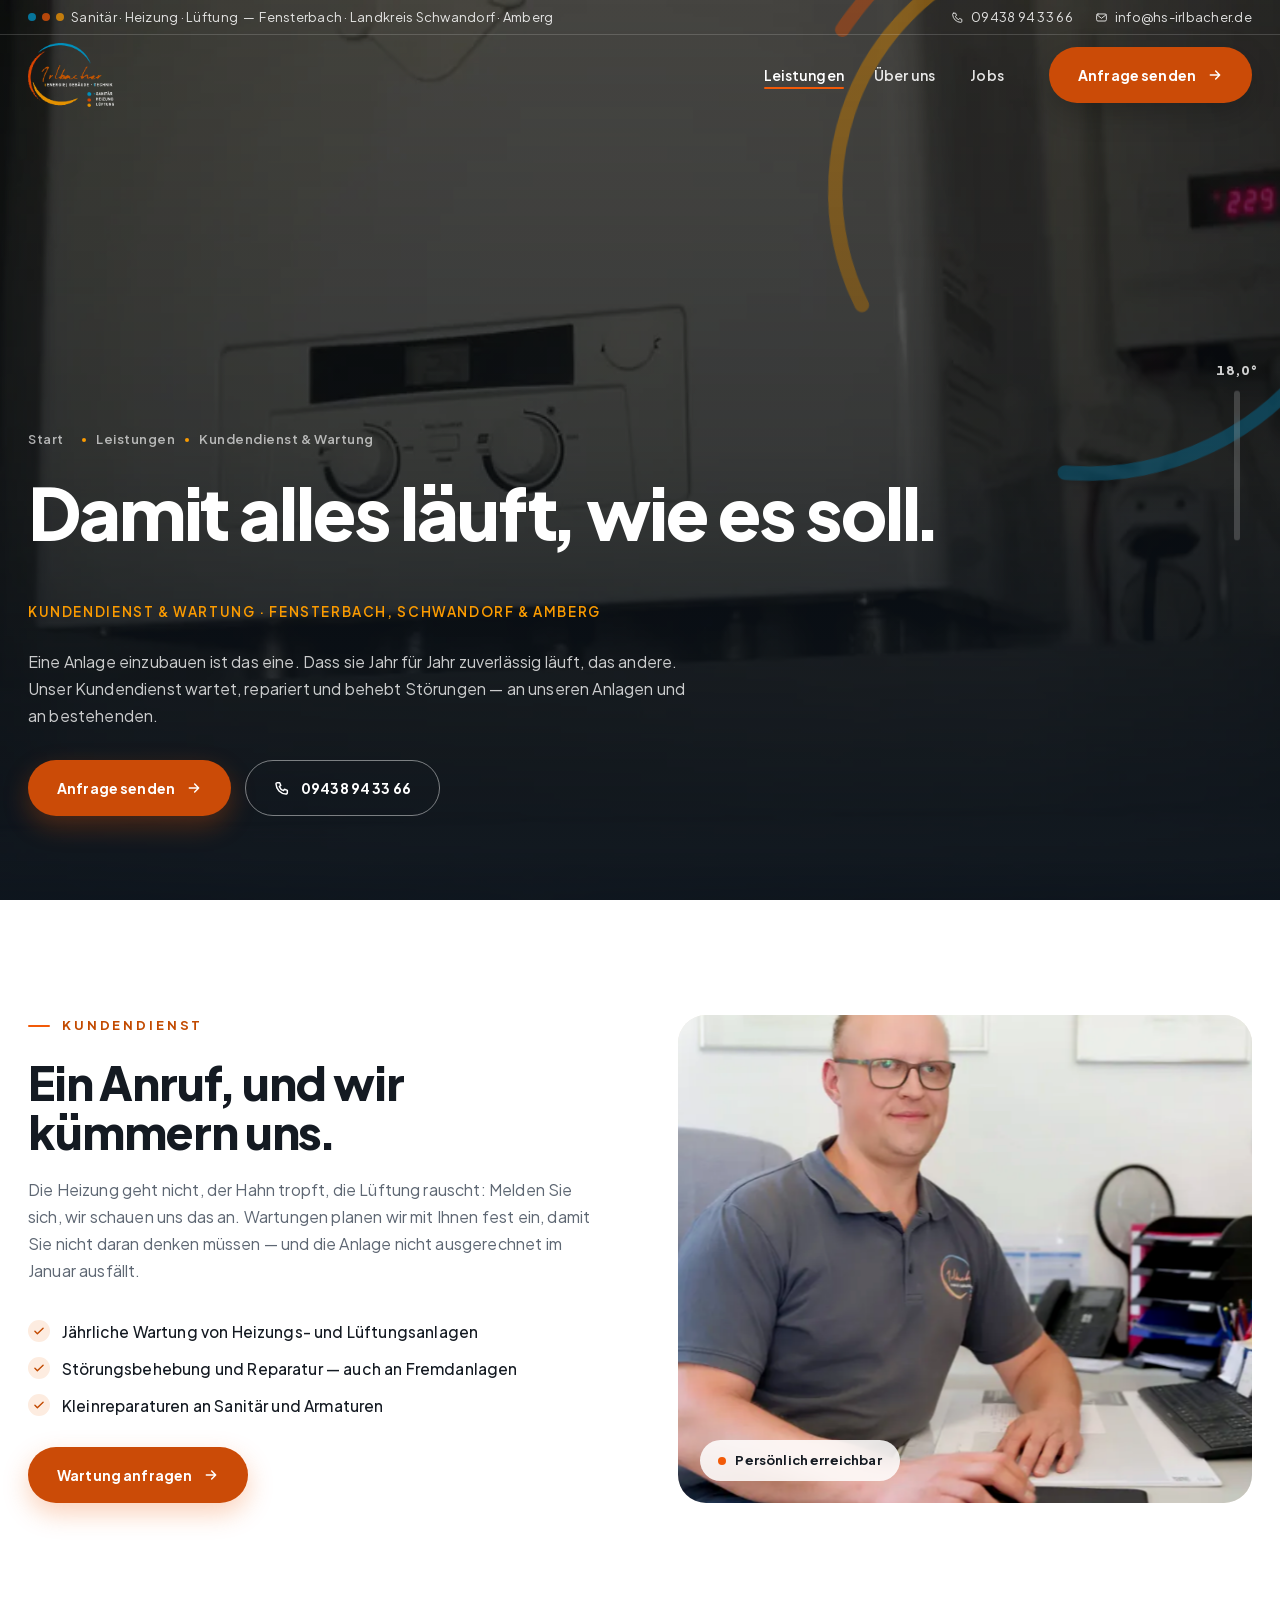
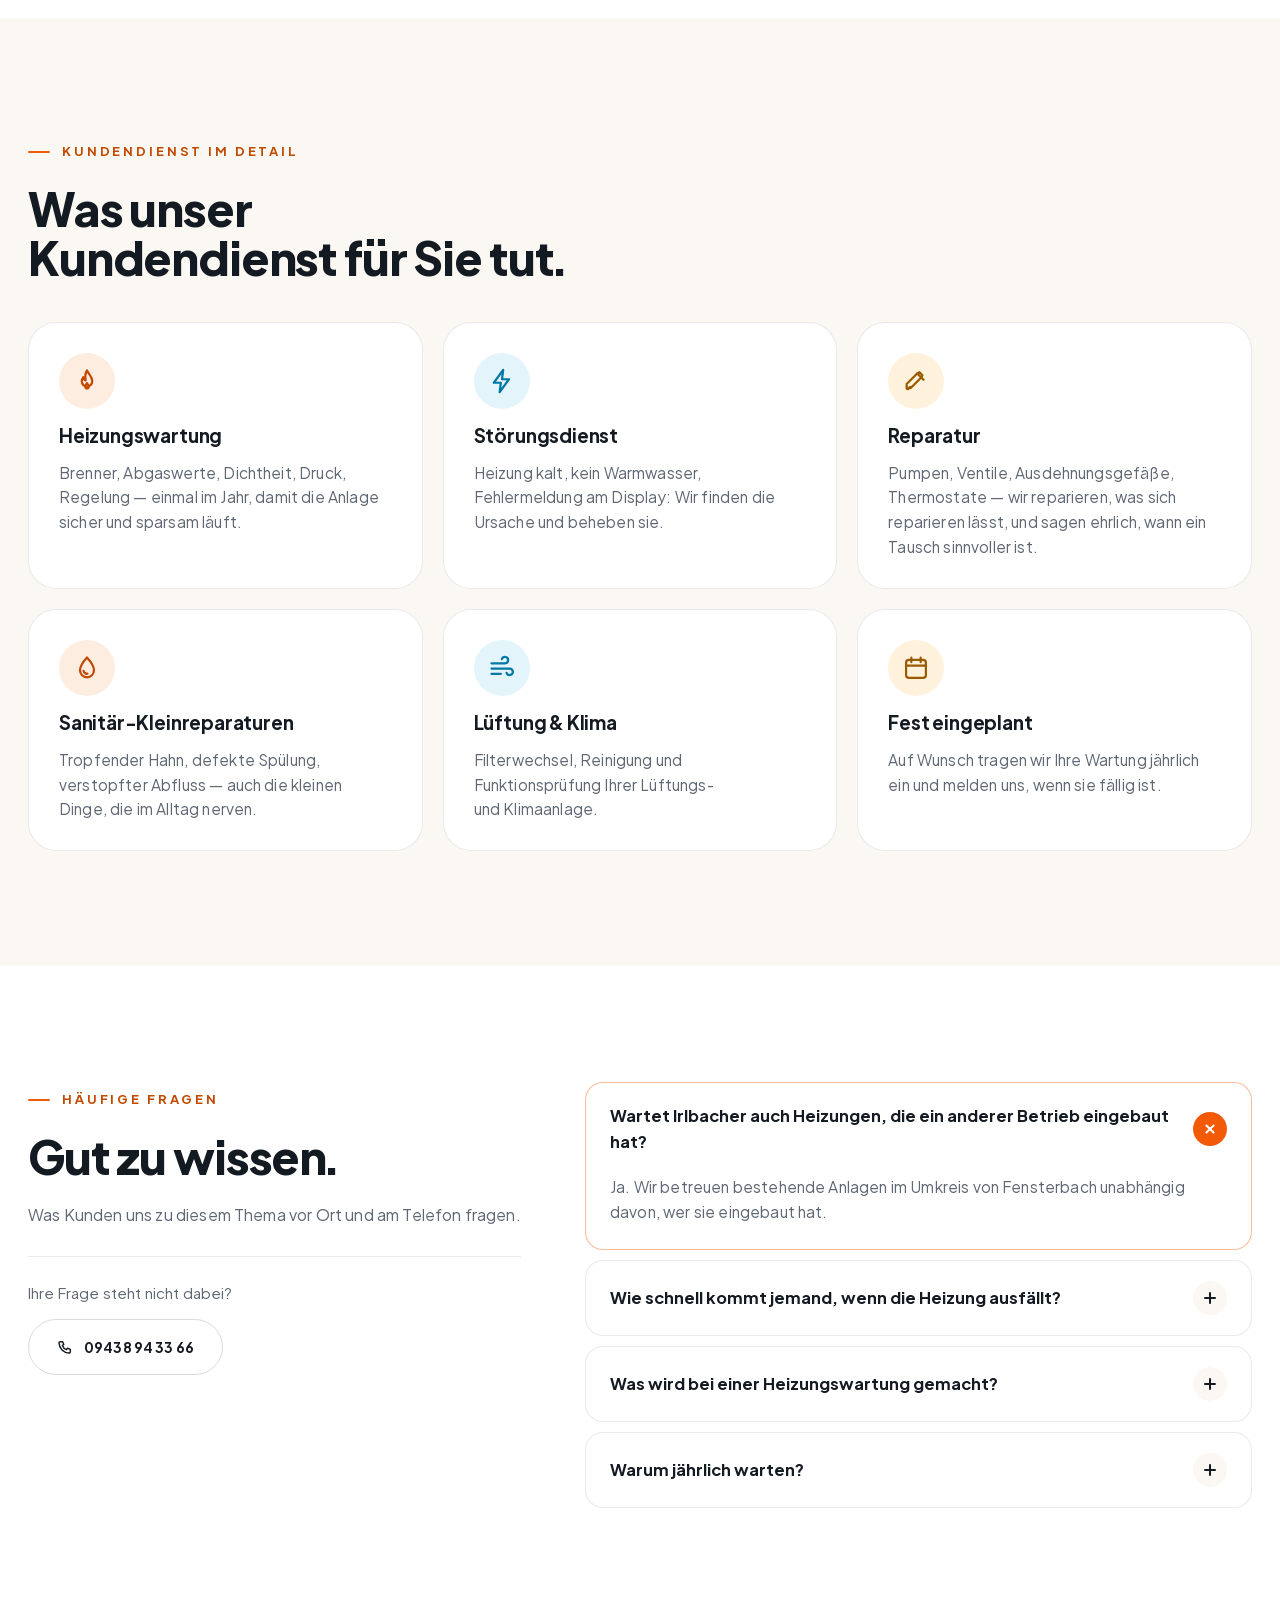
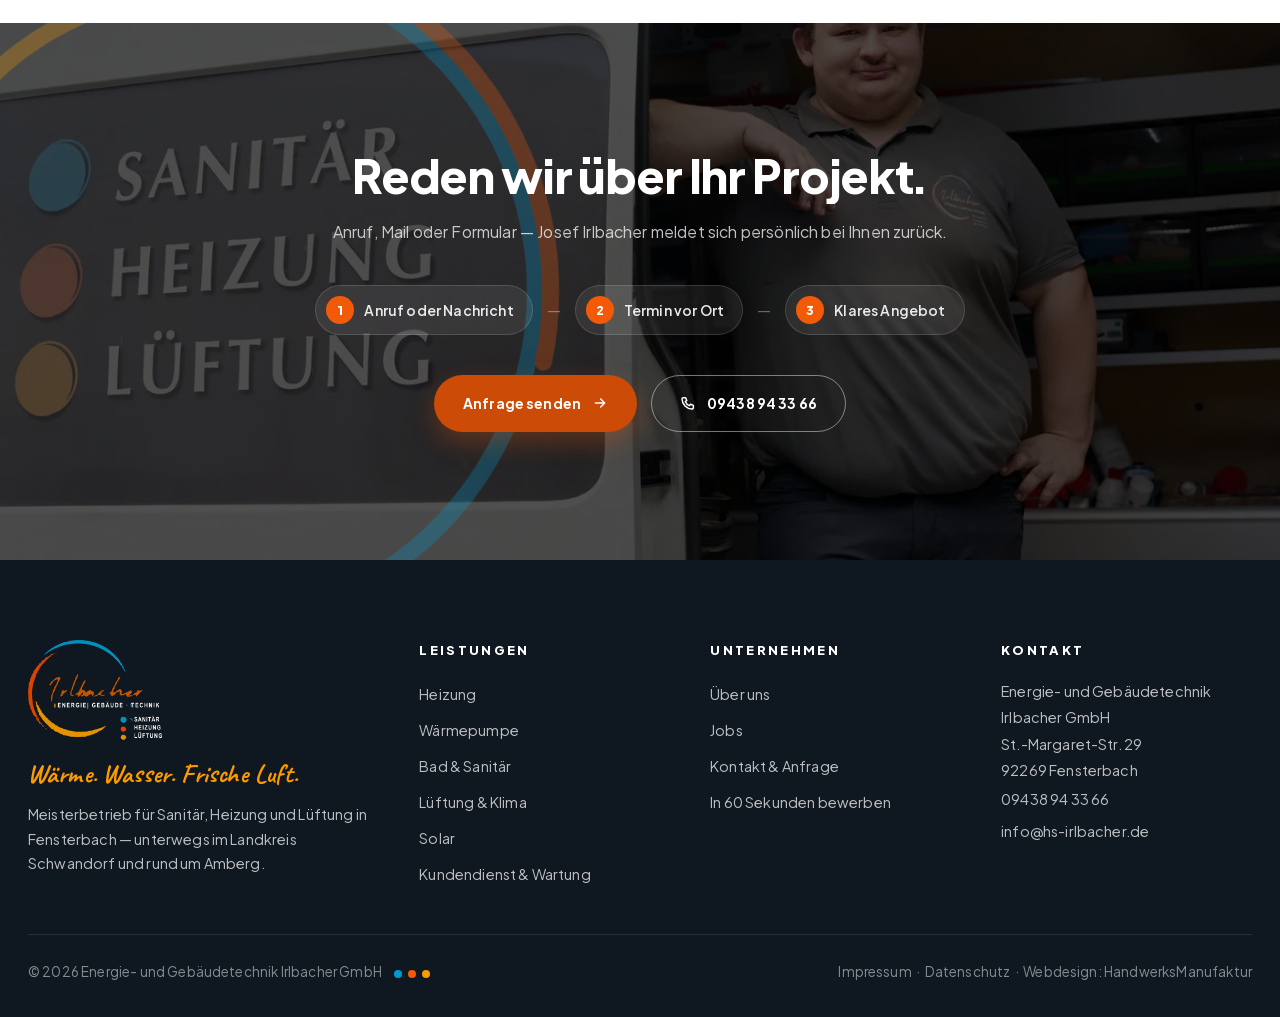
<file: kundendienst-wartung.html>
<!DOCTYPE html>
<html lang="de" class="kein-js">
<head>
<meta charset="UTF-8">
<meta name="viewport" content="width=device-width, initial-scale=1.0">
<title>Kundendienst & Heizungswartung Fensterbach | Irlbacher</title>
<meta name="description" content="Heizungswartung, Störungsbehebung und Reparaturen an Heizung, Sanitär und Lüftung — der Kundendienst der Irlbacher GmbH in Fensterbach bei Schwandorf.">
<link rel="canonical" href="https://www.hs-irlbacher.de/kundendienst-wartung">
<meta property="og:url" content="https://www.hs-irlbacher.de/kundendienst-wartung">
<meta property="og:title" content="Kundendienst & Heizungswartung Fensterbach | Irlbacher">
<meta property="og:description" content="Heizungswartung, Störungsbehebung und Reparaturen an Heizung, Sanitär und Lüftung — der Kundendienst der Irlbacher GmbH in Fensterbach bei Schwandorf.">
<meta property="og:type" content="website">
<meta property="og:image" content="https://www.hs-irlbacher.de/assets/img/team-van.jpg">
<meta name="theme-color" content="#0F1720">
<link rel="icon" type="image/png" sizes="512x512" href="assets/img/favicon.png">
<link rel="apple-touch-icon" href="assets/img/favicon.png">
<link rel="preload" href="assets/fonts/plus-jakarta-sans-800-latin.woff2" as="font" type="font/woff2" crossorigin>  <!-- CLS 27.09.2026: Hero-Schriften vorladen, sonst rutscht der Hero beim Schriftwechsel 65 px -->
<link rel="preload" href="assets/fonts/plus-jakarta-sans-400-latin.woff2" as="font" type="font/woff2" crossorigin>
<link rel="preload" href="assets/fonts/plus-jakarta-sans-700-latin.woff2" as="font" type="font/woff2" crossorigin>
<link rel="preload" href="assets/fonts/caveat-700-latin.woff2" as="font" type="font/woff2" crossorigin>
<link rel="stylesheet" href="assets/fonts.css">
<link rel="stylesheet" href="styles.css">
<script type="application/ld+json">{"@context": "https://schema.org", "@type": ["HVACBusiness", "Plumber"], "name": "Energie- und Gebäudetechnik Irlbacher GmbH", "legalName": "Energie- und Gebäudetechnik Irlbacher GmbH", "vatID": "DE455767718", "url": "https://www.hs-irlbacher.de/", "telephone": "+49 9438 943366", "email": "info@hs-irlbacher.de", "image": "https://www.hs-irlbacher.de/assets/img/team-van.jpg", "address": {"@type": "PostalAddress", "streetAddress": "St.-Margaret-Str. 29", "postalCode": "92269", "addressLocality": "Fensterbach", "addressRegion": "Bayern", "addressCountry": "DE"}, "geo": {"@type": "GeoCoordinates", "latitude": 49.44, "longitude": 12.05}, "areaServed": [{"@type": "City", "name": "Fensterbach"}, {"@type": "City", "name": "Schwandorf"}, {"@type": "City", "name": "Amberg"}, {"@type": "City", "name": "Nabburg"}, {"@type": "City", "name": "Schwarzenfeld"}, {"@type": "City", "name": "Wernberg-Köblitz"}, {"@type": "City", "name": "Hirschau"}, {"@type": "City", "name": "Pfreimd"}], "openingHoursSpecification": [{"@type": "OpeningHoursSpecification", "dayOfWeek": ["Monday", "Tuesday", "Wednesday", "Thursday"], "opens": "07:00", "closes": "16:00"}, {"@type": "OpeningHoursSpecification", "dayOfWeek": "Friday", "opens": "07:00", "closes": "13:00"}], "knowsAbout": ["Heizung", "Wärmepumpe", "Sanitär", "Badsanierung", "Lüftung", "Klimatechnik", "Solarthermie", "Kundendienst"]}</script><script type="application/ld+json">{"@context": "https://schema.org", "@type": "FAQPage", "mainEntity": [{"@type": "Question", "name": "Wartet Irlbacher auch Heizungen, die ein anderer Betrieb eingebaut hat?", "acceptedAnswer": {"@type": "Answer", "text": "Ja. Wir betreuen bestehende Anlagen im Umkreis von Fensterbach unabhängig davon, wer sie eingebaut hat."}}, {"@type": "Question", "name": "Wie schnell kommt jemand, wenn die Heizung ausfällt?", "acceptedAnswer": {"@type": "Answer", "text": "Rufen Sie an und sagen Sie gleich, dass es eine Störung ist — dann planen wir Sie vorrangig ein. Im Winter hat eine kalte Heizung bei uns Vorrang."}}, {"@type": "Question", "name": "Was wird bei einer Heizungswartung gemacht?", "acceptedAnswer": {"@type": "Answer", "text": "Reinigung, Prüfung von Brenner und Abgaswerten, Dichtheit, Druck und Sicherheitseinrichtungen, Kontrolle der Regelung und der Pumpen. Sie bekommen ein Protokoll."}}, {"@type": "Question", "name": "Warum jährlich warten?", "acceptedAnswer": {"@type": "Answer", "text": "Eine gewartete Anlage verbraucht weniger, fällt seltener aus und hält länger. Und für viele Hersteller ist die Wartung Voraussetzung für die Garantie."}}]}</script>
<script>try{if(sessionStorage.getItem('irl-wipe'))document.documentElement.classList.add('ankunft')}catch(e){}</script>
</head>
<body>
<div class="wipe" aria-hidden="true"></div>
<div class="thermo" aria-hidden="true"><b>18,0°</b><div class="thermo-rohr"><i></i></div></div>
<header>
  <div class="topbar"><div class="wrap">
    <span class="links"><span class="drei"><i style="background:var(--blau)"></i><i style="background:var(--orange)"></i><i style="background:var(--gelb)"></i></span>Sanitär · Heizung · Lüftung &nbsp;—&nbsp; Fensterbach · Landkreis Schwandorf · Amberg</span>
    <div class="rechts"><a href="tel:+499438943366"><svg viewBox="0 0 24 24" aria-hidden="true" class=""><path d="M5 4h3.5l1.7 4.2-2.2 1.6a10 10 0 0 0 6.2 6.2l1.6-2.2L20 15.5V19a2 2 0 0 1-2.1 2A15.5 15.5 0 0 1 3 6.1 2 2 0 0 1 5 4z"/></svg>09438 94 33 66</a><a href="mailto:info@hs-irlbacher.de"><svg viewBox="0 0 24 24" aria-hidden="true" class=""><rect x="3" y="5.5" width="18" height="13" rx="2.5"/><path d="m3.5 7 8.5 6.5L20.5 7"/></svg>info@hs-irlbacher.de</a></div>
  </div></div>
  <div class="wrap kopf">
    <a class="logo" href="./" aria-label="Energie- und Gebäudetechnik Irlbacher GmbH — Startseite"><img decoding="async" class="hell" src="assets/opt/img-logo-hell-480.webp" alt="" aria-hidden="true" width="480" height="358"><img decoding="async" class="dunkel" src="assets/opt/img-logo-480.webp" alt="Irlbacher — Energie · Gebäude · Technik, Fensterbach" width="480" height="358"></a>
    <nav class="haupt"><div class="hat-menu"><a href="leistungen" class="aktiv">Leistungen</a><div class="drop"><div class="drop-innen"><a href="heizung"><svg viewBox="0 0 24 24" aria-hidden="true" class=""><g class="flamme"><path d="M12 3c1.2 3.2 4.5 4.8 4.5 9.3A4.5 4.5 0 0 1 7.5 12.3c0-2.2 1.1-3.3 1.3-3.6.1 1.4.8 2.5 2 2.7C10.4 8.6 10 5.8 12 3z"/></g><path d="M10.6 16.4c0 1.2.6 2 1.4 2s1.4-.8 1.4-2c0-1-.9-1.9-1.4-2.6-.5.7-1.4 1.6-1.4 2.6z"/></svg><span>Heizung</span></a><a href="waermepumpe"><svg viewBox="0 0 24 24" aria-hidden="true" class=""><path d="M10 4.5a2 2 0 0 1 4 0v9.2a4 4 0 1 1-4 0z"/><path d="M12 9v6.5"/><circle cx="12" cy="17" r="1"/></svg><span>Wärmepumpe</span></a><a href="bad-sanitaer"><svg viewBox="0 0 24 24" aria-hidden="true" class=""><path d="M12 3s6 6.6 6 11a6 6 0 0 1-12 0c0-4.4 6-11 6-11z"/><path class="welle" d="M9 14.5c.6 1.8 2 2.6 3.4 2.4"/></svg><span>Bad &amp; Sanitär</span></a><a href="lueftung-klima"><svg viewBox="0 0 24 24" aria-hidden="true" class=""><path class="luft" d="M3 8h11.5a2.75 2.75 0 1 0-2.6-3.6"/><path class="luft" d="M3 12.5h15.5a2.75 2.75 0 1 1-2.6 3.6"/><path class="luft" d="M3 17h8"/></svg><span>Lüftung &amp; Klima</span></a><a href="solar"><svg viewBox="0 0 24 24" aria-hidden="true" class=""><circle cx="12" cy="12" r="4"/><path d="M12 2.5v2.2M12 19.3v2.2M2.5 12h2.2M19.3 12h2.2M5.3 5.3l1.5 1.5M17.2 17.2l1.5 1.5M5.3 18.7l1.5-1.5M17.2 6.8l1.5-1.5"/></svg><span>Solar</span></a><a href="kundendienst-wartung"><svg viewBox="0 0 24 24" aria-hidden="true" class=""><path d="M14.5 6.5a4 4 0 0 0-5.3 4.9L3 17.6 6.4 21l6.2-6.2a4 4 0 0 0 4.9-5.3l-2.7 2.7-2-2 2.7-2.7z"/></svg><span>Kundendienst &amp; Wartung</span></a><a class="drop-alle" href="leistungen">Alle Leistungen <svg viewBox="0 0 24 24" aria-hidden="true" class=""><path d="M5 12h14M13 6l6 6-6 6"/></svg></a></div></div></div><a href="ueber-uns">Über uns</a><a href="jobs">Jobs</a></nav>
    <button class="menu-knopf" aria-label="Menü" aria-expanded="false"><span></span><span></span></button>
    <a class="btn btn-orange" href="kontakt"><span>Anfrage senden</span><svg viewBox="0 0 24 24" aria-hidden="true" class=""><path d="M5 12h14M13 6l6 6-6 6"/></svg></a>
  </div>
</header>
<div class="menu-flaeche" hidden><a href="./">Start</a><a href="leistungen">Leistungen</a><div class="mob-leistungen"><a href="heizung">Heizung</a><a href="waermepumpe">Wärmepumpe</a><a href="bad-sanitaer">Bad &amp; Sanitär</a><a href="lueftung-klima">Lüftung &amp; Klima</a><a href="solar">Solar</a><a href="kundendienst-wartung">Kundendienst &amp; Wartung</a></div><a href="ueber-uns">Über uns</a><a href="jobs">Jobs</a><a class="cta" href="kontakt">Anfrage senden</a><div class="ring menu-ring"><svg viewBox="0 0 400 400" aria-hidden="true"><circle class="b" cx="200" cy="200" r="176" stroke-width="9" stroke-dasharray="464.5 1105.8" transform="rotate(-150 200 200)" data-bogen="0.42"/><circle class="o" cx="200" cy="200" r="184" stroke-width="9" stroke-dasharray="508.7 1156.1" transform="rotate(120 200 200)" data-bogen="0.44"/><circle class="g" cx="200" cy="200" r="158" stroke-width="9" stroke-dasharray="357.4 992.7" transform="rotate(60 200 200)" data-bogen="0.36"/></svg></div></div>
<div class="hero-u">
  <div class="hero-medien"><video poster="assets/opt/img-poster-wartung-960.webp" muted loop playsinline autoplay preload="metadata"><source src="assets/opt/video-wartung-m.mp4" media="(max-width: 760px)" type="video/mp4"><source src="assets/opt/video-wartung.mp4" type="video/mp4"></video></div>
  <div class="ring"><svg viewBox="0 0 400 400" aria-hidden="true"><circle class="b" cx="200" cy="200" r="176" stroke-width="9" stroke-dasharray="464.5 1105.8" transform="rotate(-150 200 200)" data-bogen="0.42"/><circle class="o" cx="200" cy="200" r="184" stroke-width="9" stroke-dasharray="508.7 1156.1" transform="rotate(120 200 200)" data-bogen="0.44"/><circle class="g" cx="200" cy="200" r="158" stroke-width="9" stroke-dasharray="357.4 992.7" transform="rotate(60 200 200)" data-bogen="0.36"/></svg></div>
  <div class="wrap hero-inhalt">
    <nav class="krumen" aria-label="Sie sind hier"><a href="./">Start</a><i></i><a href="leistungen">Leistungen</a><i></i><span>Kundendienst & Wartung</span></nav>
    <h1>Damit alles läuft, wie es&nbsp;soll.<span class="h1-ort">Kundendienst & Wartung · Fensterbach, Schwandorf & Amberg</span></h1>
    <p class="sub">Eine Anlage einzubauen ist das eine. Dass sie Jahr für Jahr zuverlässig läuft, das andere. Unser Kundendienst wartet, repariert und behebt Störungen — an unseren Anlagen und an bestehenden.</p>
    <div class="hero-cta"><a class="btn btn-orange" href="kontakt"><span>Anfrage senden</span><svg viewBox="0 0 24 24" aria-hidden="true" class=""><path d="M5 12h14M13 6l6 6-6 6"/></svg></a><a class="btn btn-linie" href="tel:+499438943366"><svg viewBox="0 0 24 24" aria-hidden="true" class=""><path d="M5 4h3.5l1.7 4.2-2.2 1.6a10 10 0 0 0 6.2 6.2l1.6-2.2L20 15.5V19a2 2 0 0 1-2.1 2A15.5 15.5 0 0 1 3 6.1 2 2 0 0 1 5 4z"/></svg><span>09438 94 33 66</span></a></div>
  </div>
</div>

<section><div class="wrap duo">
  <div class="rev"><span class="kicker">Kundendienst</span><h2>Ein Anruf, und wir kümmern&nbsp;uns.</h2><p class="sub" style="margin-bottom:14px">Die Heizung geht nicht, der Hahn tropft, die Lüftung rauscht: Melden Sie sich, wir schauen uns das an. Wartungen planen wir mit Ihnen fest ein, damit Sie nicht daran denken müssen — und die Anlage nicht ausgerechnet im Januar ausfällt.</p><ul class="haken"><li><svg viewBox="0 0 24 24" aria-hidden="true" class=""><path d="m5 12.5 4.2 4.2L19 7.2"/></svg>Jährliche Wartung von Heizungs- und Lüftungsanlagen</li><li><svg viewBox="0 0 24 24" aria-hidden="true" class=""><path d="m5 12.5 4.2 4.2L19 7.2"/></svg>Störungsbehebung und Reparatur — auch an Fremdanlagen</li><li><svg viewBox="0 0 24 24" aria-hidden="true" class=""><path d="m5 12.5 4.2 4.2L19 7.2"/></svg>Kleinreparaturen an Sanitär und Armaturen</li></ul><div><a class="btn btn-orange" href="kontakt"><span>Wartung anfragen</span><svg viewBox="0 0 24 24" aria-hidden="true" class=""><path d="M5 12h14M13 6l6 6-6 6"/></svg></a></div></div>
  <div class="duo-bild rev iris para"><div class="duo-marke"><i></i>Persönlich erreichbar</div><img decoding="async" srcset="assets/opt/img-josef-buero-640.webp 640w, assets/opt/img-josef-buero-960.webp 960w, assets/opt/img-josef-buero-1400.webp 1400w" sizes="(max-width: 760px) 100vw, 70vw" class="foto" src="assets/opt/img-josef-buero-1400.webp" alt="Josef Irlbacher im Büro plant Kundendienst-Termine — Irlbacher GmbH, Fensterbach" width="1400" height="933"></div>
</div></section>
<section class="creme"><div class="wrap">
  <div class="rev" style="max-width:62ch;margin-bottom:40px"><span class="kicker">Kundendienst im Detail</span><h2>Was unser Kundendienst für Sie&nbsp;tut.</h2></div>
  <div class="karten"><div class="karte rev rev-0 "><div class="karte-icon"><svg viewBox="0 0 24 24" aria-hidden="true" class=""><g class="flamme"><path d="M12 3c1.2 3.2 4.5 4.8 4.5 9.3A4.5 4.5 0 0 1 7.5 12.3c0-2.2 1.1-3.3 1.3-3.6.1 1.4.8 2.5 2 2.7C10.4 8.6 10 5.8 12 3z"/></g><path d="M10.6 16.4c0 1.2.6 2 1.4 2s1.4-.8 1.4-2c0-1-.9-1.9-1.4-2.6-.5.7-1.4 1.6-1.4 2.6z"/></svg></div><h3>Heizungswartung</h3><p>Brenner, Abgaswerte, Dichtheit, Druck, Regelung — einmal im Jahr, damit die Anlage sicher und sparsam läuft.</p></div><div class="karte rev rev-1 blau"><div class="karte-icon"><svg viewBox="0 0 24 24" aria-hidden="true" class=""><path d="M13 2.5 5 13.5h6l-1 8 8-11h-6z"/></svg></div><h3>Störungsdienst</h3><p>Heizung kalt, kein Warmwasser, Fehlermeldung am Display: Wir finden die Ursache und beheben sie.</p></div><div class="karte rev rev-2 gelb"><div class="karte-icon"><svg viewBox="0 0 24 24" aria-hidden="true" class=""><path d="M4 14.5 13 5.5l2-1 2.5 2.5-1 2-9 9-3.5.5z"/><path d="m13 5.5 5.5 5.5M5 19l2-2"/></svg></div><h3>Reparatur</h3><p>Pumpen, Ventile, Ausdehnungsgefäße, Thermostate — wir reparieren, was sich reparieren lässt, und sagen ehrlich, wann ein Tausch sinnvoller ist.</p></div><div class="karte rev rev-0 "><div class="karte-icon"><svg viewBox="0 0 24 24" aria-hidden="true" class=""><path d="M12 3s6 6.6 6 11a6 6 0 0 1-12 0c0-4.4 6-11 6-11z"/><path class="welle" d="M9 14.5c.6 1.8 2 2.6 3.4 2.4"/></svg></div><h3>Sanitär-Kleinreparaturen</h3><p>Tropfender Hahn, defekte Spülung, verstopfter Abfluss — auch die kleinen Dinge, die im Alltag nerven.</p></div><div class="karte rev rev-1 blau"><div class="karte-icon"><svg viewBox="0 0 24 24" aria-hidden="true" class=""><path class="luft" d="M3 8h11.5a2.75 2.75 0 1 0-2.6-3.6"/><path class="luft" d="M3 12.5h15.5a2.75 2.75 0 1 1-2.6 3.6"/><path class="luft" d="M3 17h8"/></svg></div><h3>Lüftung &amp;&nbsp;Klima</h3><p>Filterwechsel, Reinigung und Funktionsprüfung Ihrer Lüftungs- und Klimaanlage.</p></div><div class="karte rev rev-2 gelb"><div class="karte-icon"><svg viewBox="0 0 24 24" aria-hidden="true" class=""><rect x="3.5" y="5" width="17" height="15.5" rx="2.5"/><path d="M3.5 10h17M8 3v4M16 3v4"/></svg></div><h3>Fest&nbsp;eingeplant</h3><p>Auf Wunsch tragen wir Ihre Wartung jährlich ein und melden uns, wenn sie fällig ist.</p></div></div>
</div></section>

<section><div class="wrap faq-duo">
  <div class="faq-kopf rev"><span class="kicker">Häufige Fragen</span><h2>Gut zu&nbsp;wissen.</h2><p class="sub">Was Kunden uns zu diesem Thema vor Ort und am Telefon fragen.</p>
    <div class="faq-anruf"><p>Ihre Frage steht nicht dabei?</p><a class="btn btn-hell" href="tel:+499438943366"><svg viewBox="0 0 24 24" aria-hidden="true" class=""><path d="M5 4h3.5l1.7 4.2-2.2 1.6a10 10 0 0 0 6.2 6.2l1.6-2.2L20 15.5V19a2 2 0 0 1-2.1 2A15.5 15.5 0 0 1 3 6.1 2 2 0 0 1 5 4z"/></svg><span>09438 94 33 66</span></a></div></div>
  <div class="rev rev-1"><div class="faq"><div class="faq-eintrag auf"><button class="faq-frage" aria-expanded="true">Wartet Irlbacher auch Heizungen, die ein anderer Betrieb eingebaut hat?<i></i></button><div class="faq-antwort"><p>Ja. Wir betreuen bestehende Anlagen im Umkreis von Fensterbach unabhängig davon, wer sie eingebaut hat.</p></div></div><div class="faq-eintrag"><button class="faq-frage" aria-expanded="false">Wie schnell kommt jemand, wenn die Heizung ausfällt?<i></i></button><div class="faq-antwort"><p>Rufen Sie an und sagen Sie gleich, dass es eine Störung ist — dann planen wir Sie vorrangig ein. Im Winter hat eine kalte Heizung bei uns Vorrang.</p></div></div><div class="faq-eintrag"><button class="faq-frage" aria-expanded="false">Was wird bei einer Heizungswartung gemacht?<i></i></button><div class="faq-antwort"><p>Reinigung, Prüfung von Brenner und Abgaswerten, Dichtheit, Druck und Sicherheitseinrichtungen, Kontrolle der Regelung und der Pumpen. Sie bekommen ein Protokoll.</p></div></div><div class="faq-eintrag"><button class="faq-frage" aria-expanded="false">Warum jährlich warten?<i></i></button><div class="faq-antwort"><p>Eine gewartete Anlage verbraucht weniger, fällt seltener aus und hält länger. Und für viele Hersteller ist die Wartung Voraussetzung für die Garantie.</p></div></div></div></div>
</div></section>
<div class="cta">
  <div class="cta-bg" style="background-image:url('assets/opt/img-van-tuer-1400.webp')"></div>
  <div class="ring"><svg viewBox="0 0 400 400" aria-hidden="true"><circle class="b" cx="200" cy="200" r="176" stroke-width="9" stroke-dasharray="464.5 1105.8" transform="rotate(-150 200 200)" data-bogen="0.42"/><circle class="o" cx="200" cy="200" r="184" stroke-width="9" stroke-dasharray="508.7 1156.1" transform="rotate(120 200 200)" data-bogen="0.44"/><circle class="g" cx="200" cy="200" r="158" stroke-width="9" stroke-dasharray="357.4 992.7" transform="rotate(60 200 200)" data-bogen="0.36"/></svg></div>
  <div class="wrap rev">
    <h2>Reden wir über Ihr&nbsp;Projekt.</h2>
    <p class="sub">Anruf, Mail oder Formular — Josef Irlbacher meldet sich persönlich bei Ihnen zurück.</p>
    <div class="cta-schritte"><b><i>1</i>Anruf oder Nachricht</b><em>—</em><b><i>2</i>Termin vor Ort</b><em>—</em><b><i>3</i>Klares Angebot</b></div>
    <div class="cta-knoepfe"><a class="btn btn-orange" href="kontakt"><span>Anfrage senden</span><svg viewBox="0 0 24 24" aria-hidden="true" class=""><path d="M5 12h14M13 6l6 6-6 6"/></svg></a><a class="btn btn-linie" href="tel:+499438943366"><svg viewBox="0 0 24 24" aria-hidden="true" class=""><path d="M5 4h3.5l1.7 4.2-2.2 1.6a10 10 0 0 0 6.2 6.2l1.6-2.2L20 15.5V19a2 2 0 0 1-2.1 2A15.5 15.5 0 0 1 3 6.1 2 2 0 0 1 5 4z"/></svg><span>09438 94 33 66</span></a></div>
  </div>
</div>

<footer>
  <div class="ring"><svg viewBox="0 0 400 400" aria-hidden="true"><circle class="b" cx="200" cy="200" r="176" stroke-width="9" stroke-dasharray="464.5 1105.8" transform="rotate(-150 200 200)" data-bogen="0.42"/><circle class="o" cx="200" cy="200" r="184" stroke-width="9" stroke-dasharray="508.7 1156.1" transform="rotate(120 200 200)" data-bogen="0.44"/><circle class="g" cx="200" cy="200" r="158" stroke-width="9" stroke-dasharray="357.4 992.7" transform="rotate(60 200 200)" data-bogen="0.36"/></svg></div>
  <div class="wrap">
    <div class="footer-raster">
      <div>
        <div class="footer-logo"><img fetchpriority="low" decoding="async" src="assets/opt/img-logo-hell-480.webp" alt="Energie- und Gebäudetechnik Irlbacher GmbH" width="480" height="358"></div>
        <div class="footer-claim">Wärme. Wasser. Frische Luft.</div>
        <p class="footer-text">Meisterbetrieb für Sanitär, Heizung und Lüftung in Fensterbach — unterwegs im Landkreis Schwandorf und rund um Amberg.</p>
      </div>
      <div><div class="footer-titel">Leistungen</div><nav><a href="heizung">Heizung</a><a href="waermepumpe">Wärmepumpe</a><a href="bad-sanitaer">Bad &amp; Sanitär</a><a href="lueftung-klima">Lüftung &amp; Klima</a><a href="solar">Solar</a><a href="kundendienst-wartung">Kundendienst &amp; Wartung</a></nav></div>
      <div><div class="footer-titel">Unternehmen</div><nav><a href="ueber-uns">Über uns</a><a href="jobs">Jobs</a><a href="kontakt">Kontakt &amp; Anfrage</a><a href="https://irlbacher-gmbh.perspectivefunnel.com/anlagenmechaniker/" target="_blank" rel="noopener">In 60 Sekunden bewerben</a></nav></div>
      <div><div class="footer-titel">Kontakt</div><div class="footer-adresse">Energie- und Gebäudetechnik Irlbacher GmbH<br>St.-Margaret-Str. 29<br>92269 Fensterbach<br><a href="tel:+499438943366">09438 94 33 66</a><br><a href="mailto:info@hs-irlbacher.de">info@hs-irlbacher.de</a></div></div>
    </div>
    <div class="footer-unten">
      <div>© 2026 Energie- und Gebäudetechnik Irlbacher GmbH <span class="footer-drei"><i style="background:var(--blau)"></i><i style="background:var(--orange)"></i><i style="background:var(--gelb)"></i></span></div>
      <div><a href="impressum">Impressum</a> &nbsp;·&nbsp; <a href="datenschutz">Datenschutz</a> &nbsp;·&nbsp; <a href="https://handwerksmanufaktur.digital" target="_blank" rel="noopener">Webdesign: HandwerksManufaktur</a></div>
    </div>
  </div>
</footer>
<script src="main.js"></script>
</body>
</html>
</file>
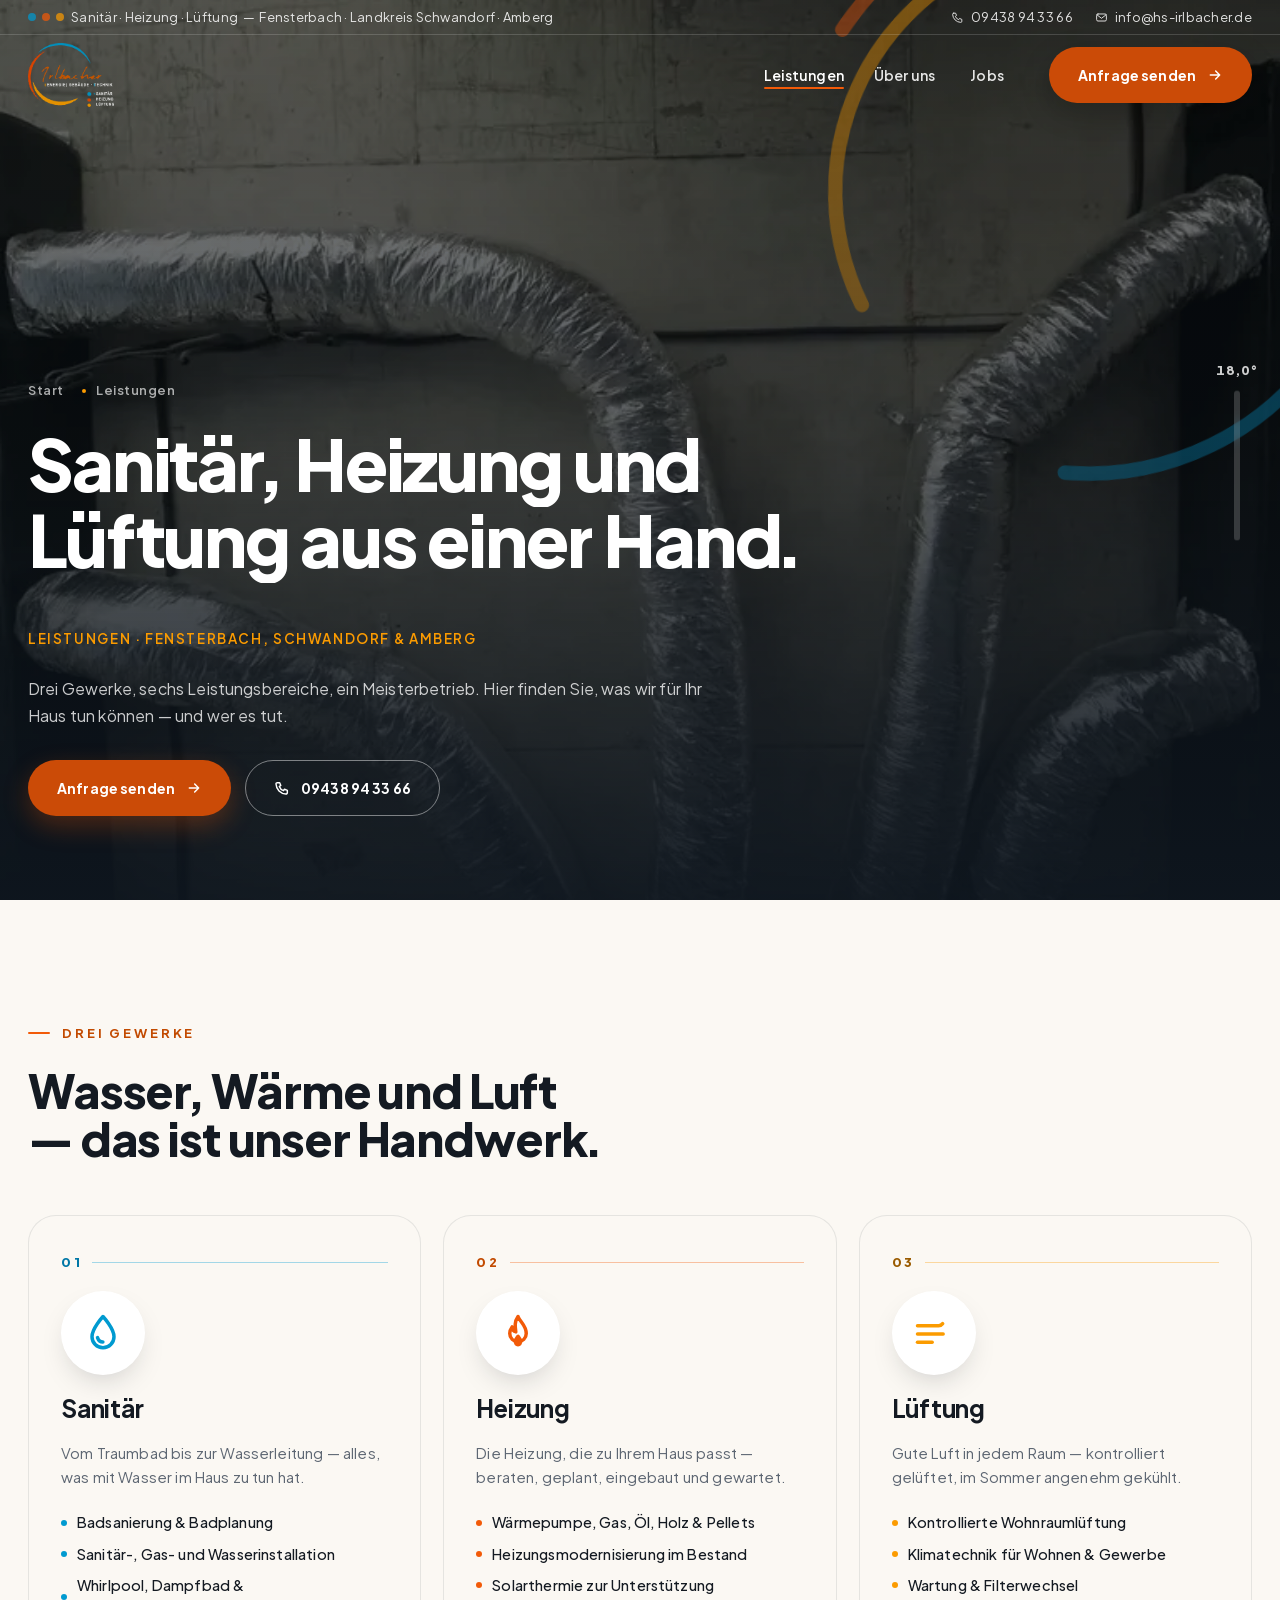
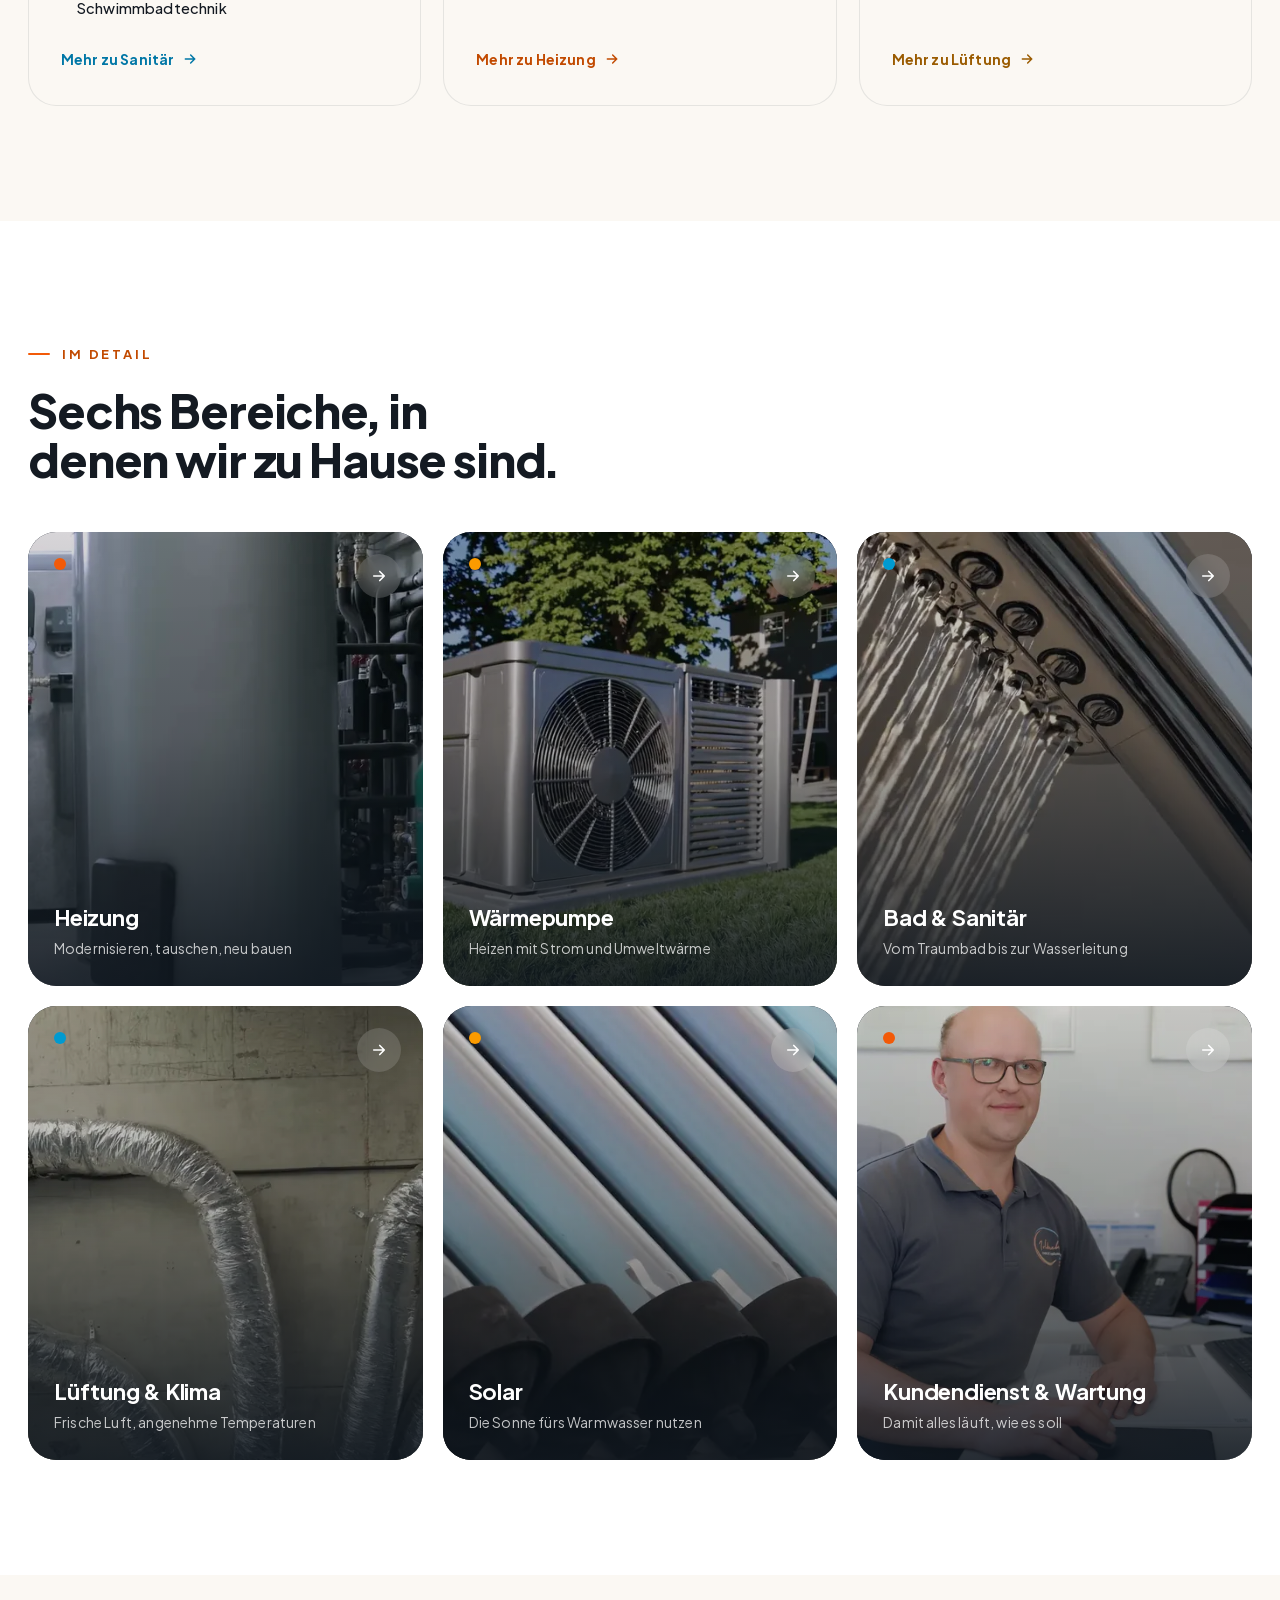
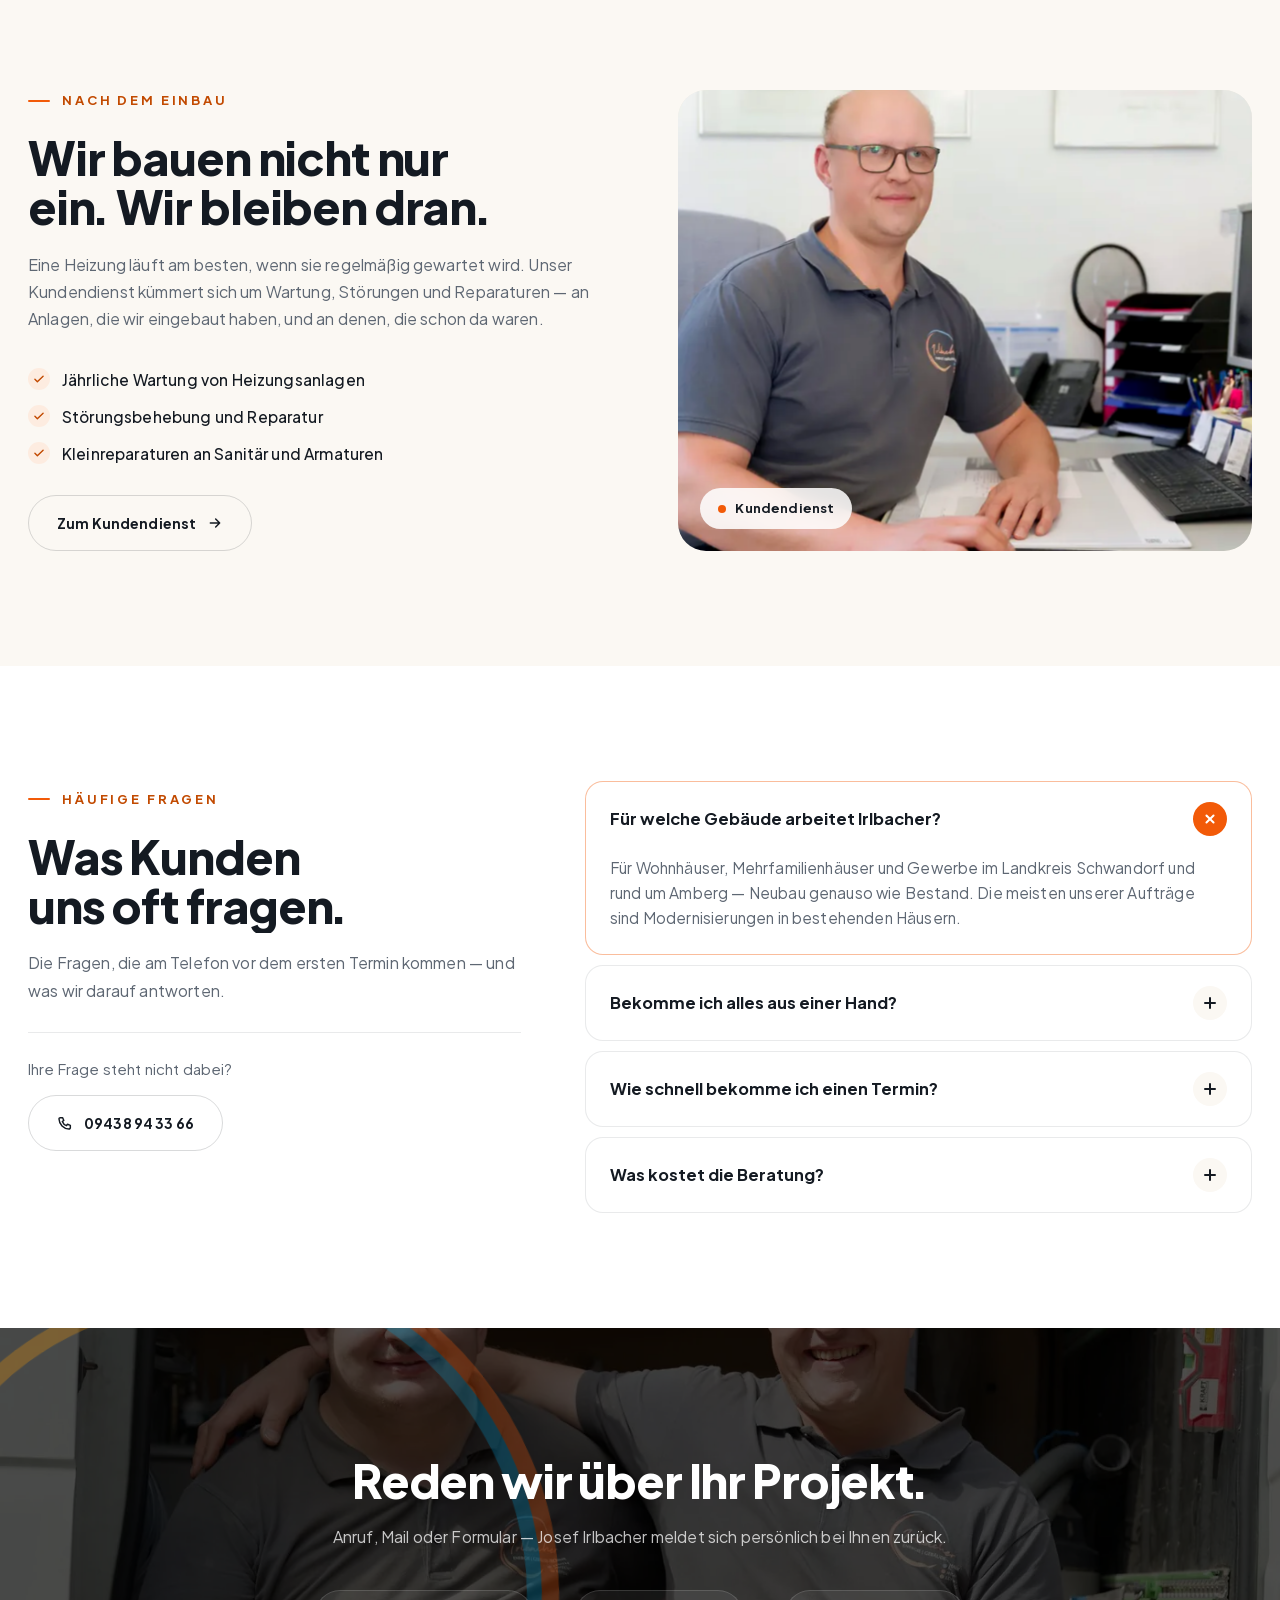
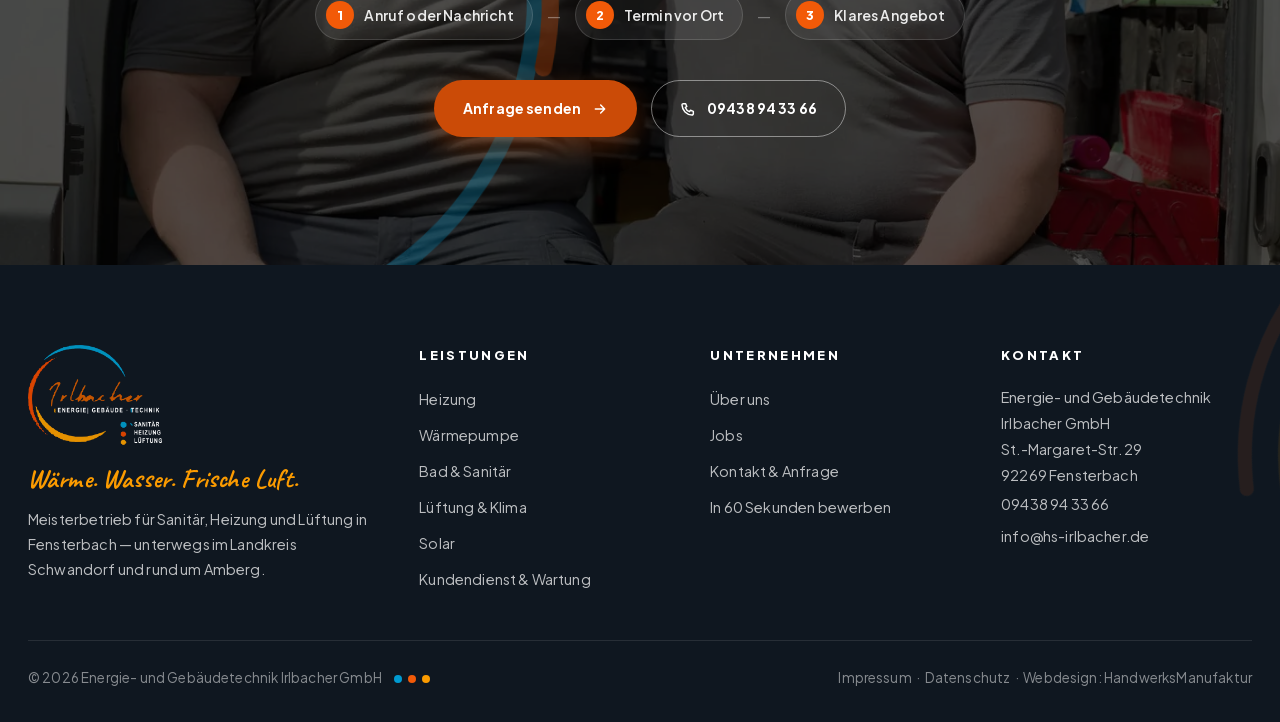
<file: leistungen.html>
<!DOCTYPE html>
<html lang="de" class="kein-js">
<head>
<meta charset="UTF-8">
<meta name="viewport" content="width=device-width, initial-scale=1.0">
<title>Leistungen: Sanitär, Heizung, Lüftung | Irlbacher Fensterbach</title>
<meta name="description" content="Heizungsbau, Wärmepumpe, Badsanierung, Sanitär, Lüftung, Klima, Solar und Kundendienst — Meisterbetrieb Irlbacher, Fensterbach bei Schwandorf und Amberg.">
<link rel="canonical" href="https://www.hs-irlbacher.de/leistungen">
<meta property="og:url" content="https://www.hs-irlbacher.de/leistungen">
<meta property="og:title" content="Leistungen: Sanitär, Heizung, Lüftung | Irlbacher Fensterbach">
<meta property="og:description" content="Heizungsbau, Wärmepumpe, Badsanierung, Sanitär, Lüftung, Klima, Solar und Kundendienst — Meisterbetrieb Irlbacher, Fensterbach bei Schwandorf und Amberg.">
<meta property="og:type" content="website">
<meta property="og:image" content="https://www.hs-irlbacher.de/assets/img/team-van.jpg">
<meta name="theme-color" content="#0F1720">
<link rel="icon" type="image/png" sizes="512x512" href="assets/img/favicon.png">
<link rel="apple-touch-icon" href="assets/img/favicon.png">
<link rel="preload" href="assets/fonts/plus-jakarta-sans-800-latin.woff2" as="font" type="font/woff2" crossorigin>  <!-- CLS 27.09.2026: Hero-Schriften vorladen, sonst rutscht der Hero beim Schriftwechsel 65 px -->
<link rel="preload" href="assets/fonts/plus-jakarta-sans-400-latin.woff2" as="font" type="font/woff2" crossorigin>
<link rel="preload" href="assets/fonts/plus-jakarta-sans-700-latin.woff2" as="font" type="font/woff2" crossorigin>
<link rel="preload" href="assets/fonts/caveat-700-latin.woff2" as="font" type="font/woff2" crossorigin>
<link rel="stylesheet" href="assets/fonts.css">
<link rel="stylesheet" href="styles.css">
<script type="application/ld+json">{"@context": "https://schema.org", "@type": ["HVACBusiness", "Plumber"], "name": "Energie- und Gebäudetechnik Irlbacher GmbH", "legalName": "Energie- und Gebäudetechnik Irlbacher GmbH", "vatID": "DE455767718", "url": "https://www.hs-irlbacher.de/", "telephone": "+49 9438 943366", "email": "info@hs-irlbacher.de", "image": "https://www.hs-irlbacher.de/assets/img/team-van.jpg", "address": {"@type": "PostalAddress", "streetAddress": "St.-Margaret-Str. 29", "postalCode": "92269", "addressLocality": "Fensterbach", "addressRegion": "Bayern", "addressCountry": "DE"}, "geo": {"@type": "GeoCoordinates", "latitude": 49.44, "longitude": 12.05}, "areaServed": [{"@type": "City", "name": "Fensterbach"}, {"@type": "City", "name": "Schwandorf"}, {"@type": "City", "name": "Amberg"}, {"@type": "City", "name": "Nabburg"}, {"@type": "City", "name": "Schwarzenfeld"}, {"@type": "City", "name": "Wernberg-Köblitz"}, {"@type": "City", "name": "Hirschau"}, {"@type": "City", "name": "Pfreimd"}], "openingHoursSpecification": [{"@type": "OpeningHoursSpecification", "dayOfWeek": ["Monday", "Tuesday", "Wednesday", "Thursday"], "opens": "07:00", "closes": "16:00"}, {"@type": "OpeningHoursSpecification", "dayOfWeek": "Friday", "opens": "07:00", "closes": "13:00"}], "knowsAbout": ["Heizung", "Wärmepumpe", "Sanitär", "Badsanierung", "Lüftung", "Klimatechnik", "Solarthermie", "Kundendienst"]}</script><script type="application/ld+json">{"@context": "https://schema.org", "@type": "FAQPage", "mainEntity": [{"@type": "Question", "name": "Für welche Gebäude arbeitet Irlbacher?", "acceptedAnswer": {"@type": "Answer", "text": "Für Wohnhäuser, Mehrfamilienhäuser und Gewerbe im Landkreis Schwandorf und rund um Amberg — Neubau genauso wie Bestand. Die meisten unserer Aufträge sind Modernisierungen in bestehenden Häusern."}}, {"@type": "Question", "name": "Bekomme ich alles aus einer Hand?", "acceptedAnswer": {"@type": "Answer", "text": "Ja. Sanitär, Heizung und Lüftung sind unsere drei Gewerke. Sie haben einen Ansprechpartner, der die Gesamtlösung plant, einbaut und danach wartet."}}, {"@type": "Question", "name": "Wie schnell bekomme ich einen Termin?", "acceptedAnswer": {"@type": "Answer", "text": "Rufen Sie an oder schreiben Sie uns — Josef Irlbacher meldet sich persönlich zurück und stimmt den Vor-Ort-Termin mit Ihnen ab. Bei Störungen an Heizung oder Wasser sagen Sie das bitte gleich dazu."}}, {"@type": "Question", "name": "Was kostet die Beratung?", "acceptedAnswer": {"@type": "Answer", "text": "Das Erstgespräch vor Ort und das Angebot sind für Sie unverbindlich. Sie entscheiden danach in Ruhe."}}]}</script>
<script>try{if(sessionStorage.getItem('irl-wipe'))document.documentElement.classList.add('ankunft')}catch(e){}</script>
</head>
<body>
<div class="wipe" aria-hidden="true"></div>
<div class="thermo" aria-hidden="true"><b>18,0°</b><div class="thermo-rohr"><i></i></div></div>
<header>
  <div class="topbar"><div class="wrap">
    <span class="links"><span class="drei"><i style="background:var(--blau)"></i><i style="background:var(--orange)"></i><i style="background:var(--gelb)"></i></span>Sanitär · Heizung · Lüftung &nbsp;—&nbsp; Fensterbach · Landkreis Schwandorf · Amberg</span>
    <div class="rechts"><a href="tel:+499438943366"><svg viewBox="0 0 24 24" aria-hidden="true" class=""><path d="M5 4h3.5l1.7 4.2-2.2 1.6a10 10 0 0 0 6.2 6.2l1.6-2.2L20 15.5V19a2 2 0 0 1-2.1 2A15.5 15.5 0 0 1 3 6.1 2 2 0 0 1 5 4z"/></svg>09438 94 33 66</a><a href="mailto:info@hs-irlbacher.de"><svg viewBox="0 0 24 24" aria-hidden="true" class=""><rect x="3" y="5.5" width="18" height="13" rx="2.5"/><path d="m3.5 7 8.5 6.5L20.5 7"/></svg>info@hs-irlbacher.de</a></div>
  </div></div>
  <div class="wrap kopf">
    <a class="logo" href="./" aria-label="Energie- und Gebäudetechnik Irlbacher GmbH — Startseite"><img decoding="async" class="hell" src="assets/opt/img-logo-hell-480.webp" alt="" aria-hidden="true" width="480" height="358"><img decoding="async" class="dunkel" src="assets/opt/img-logo-480.webp" alt="Irlbacher — Energie · Gebäude · Technik, Fensterbach" width="480" height="358"></a>
    <nav class="haupt"><div class="hat-menu"><a href="leistungen" class="aktiv">Leistungen</a><div class="drop"><div class="drop-innen"><a href="heizung"><svg viewBox="0 0 24 24" aria-hidden="true" class=""><g class="flamme"><path d="M12 3c1.2 3.2 4.5 4.8 4.5 9.3A4.5 4.5 0 0 1 7.5 12.3c0-2.2 1.1-3.3 1.3-3.6.1 1.4.8 2.5 2 2.7C10.4 8.6 10 5.8 12 3z"/></g><path d="M10.6 16.4c0 1.2.6 2 1.4 2s1.4-.8 1.4-2c0-1-.9-1.9-1.4-2.6-.5.7-1.4 1.6-1.4 2.6z"/></svg><span>Heizung</span></a><a href="waermepumpe"><svg viewBox="0 0 24 24" aria-hidden="true" class=""><path d="M10 4.5a2 2 0 0 1 4 0v9.2a4 4 0 1 1-4 0z"/><path d="M12 9v6.5"/><circle cx="12" cy="17" r="1"/></svg><span>Wärmepumpe</span></a><a href="bad-sanitaer"><svg viewBox="0 0 24 24" aria-hidden="true" class=""><path d="M12 3s6 6.6 6 11a6 6 0 0 1-12 0c0-4.4 6-11 6-11z"/><path class="welle" d="M9 14.5c.6 1.8 2 2.6 3.4 2.4"/></svg><span>Bad &amp; Sanitär</span></a><a href="lueftung-klima"><svg viewBox="0 0 24 24" aria-hidden="true" class=""><path class="luft" d="M3 8h11.5a2.75 2.75 0 1 0-2.6-3.6"/><path class="luft" d="M3 12.5h15.5a2.75 2.75 0 1 1-2.6 3.6"/><path class="luft" d="M3 17h8"/></svg><span>Lüftung &amp; Klima</span></a><a href="solar"><svg viewBox="0 0 24 24" aria-hidden="true" class=""><circle cx="12" cy="12" r="4"/><path d="M12 2.5v2.2M12 19.3v2.2M2.5 12h2.2M19.3 12h2.2M5.3 5.3l1.5 1.5M17.2 17.2l1.5 1.5M5.3 18.7l1.5-1.5M17.2 6.8l1.5-1.5"/></svg><span>Solar</span></a><a href="kundendienst-wartung"><svg viewBox="0 0 24 24" aria-hidden="true" class=""><path d="M14.5 6.5a4 4 0 0 0-5.3 4.9L3 17.6 6.4 21l6.2-6.2a4 4 0 0 0 4.9-5.3l-2.7 2.7-2-2 2.7-2.7z"/></svg><span>Kundendienst &amp; Wartung</span></a><a class="drop-alle" href="leistungen">Alle Leistungen <svg viewBox="0 0 24 24" aria-hidden="true" class=""><path d="M5 12h14M13 6l6 6-6 6"/></svg></a></div></div></div><a href="ueber-uns">Über uns</a><a href="jobs">Jobs</a></nav>
    <button class="menu-knopf" aria-label="Menü" aria-expanded="false"><span></span><span></span></button>
    <a class="btn btn-orange" href="kontakt"><span>Anfrage senden</span><svg viewBox="0 0 24 24" aria-hidden="true" class=""><path d="M5 12h14M13 6l6 6-6 6"/></svg></a>
  </div>
</header>
<div class="menu-flaeche" hidden><a href="./">Start</a><a href="leistungen">Leistungen</a><div class="mob-leistungen"><a href="heizung">Heizung</a><a href="waermepumpe">Wärmepumpe</a><a href="bad-sanitaer">Bad &amp; Sanitär</a><a href="lueftung-klima">Lüftung &amp; Klima</a><a href="solar">Solar</a><a href="kundendienst-wartung">Kundendienst &amp; Wartung</a></div><a href="ueber-uns">Über uns</a><a href="jobs">Jobs</a><a class="cta" href="kontakt">Anfrage senden</a><div class="ring menu-ring"><svg viewBox="0 0 400 400" aria-hidden="true"><circle class="b" cx="200" cy="200" r="176" stroke-width="9" stroke-dasharray="464.5 1105.8" transform="rotate(-150 200 200)" data-bogen="0.42"/><circle class="o" cx="200" cy="200" r="184" stroke-width="9" stroke-dasharray="508.7 1156.1" transform="rotate(120 200 200)" data-bogen="0.44"/><circle class="g" cx="200" cy="200" r="158" stroke-width="9" stroke-dasharray="357.4 992.7" transform="rotate(60 200 200)" data-bogen="0.36"/></svg></div></div>
<div class="hero-u">
  <div class="hero-medien"><div data-montage><video poster="assets/opt/img-poster-heizung-960.webp" muted loop playsinline autoplay preload="metadata"><source src="assets/opt/video-heizung-m.mp4" media="(max-width: 760px)" type="video/mp4"><source src="assets/opt/video-heizung.mp4" type="video/mp4"></video><video poster="assets/opt/img-poster-bad-960.webp" muted loop playsinline autoplay preload="metadata"><source src="assets/opt/video-bad-m.mp4" media="(max-width: 760px)" type="video/mp4"><source src="assets/opt/video-bad.mp4" type="video/mp4"></video><video poster="assets/opt/img-poster-lueftung-960.webp" muted loop playsinline autoplay preload="metadata"><source src="assets/opt/video-lueftung-m.mp4" media="(max-width: 760px)" type="video/mp4"><source src="assets/opt/video-lueftung.mp4" type="video/mp4"></video></div></div>
  <div class="ring"><svg viewBox="0 0 400 400" aria-hidden="true"><circle class="b" cx="200" cy="200" r="176" stroke-width="9" stroke-dasharray="464.5 1105.8" transform="rotate(-150 200 200)" data-bogen="0.42"/><circle class="o" cx="200" cy="200" r="184" stroke-width="9" stroke-dasharray="508.7 1156.1" transform="rotate(120 200 200)" data-bogen="0.44"/><circle class="g" cx="200" cy="200" r="158" stroke-width="9" stroke-dasharray="357.4 992.7" transform="rotate(60 200 200)" data-bogen="0.36"/></svg></div>
  <div class="wrap hero-inhalt">
    <nav class="krumen" aria-label="Sie sind hier"><a href="./">Start</a><i></i><span>Leistungen</span></nav>
    <h1>Sanitär, Heizung und Lüftung aus einer&nbsp;Hand.<span class="h1-ort">Leistungen · Fensterbach, Schwandorf & Amberg</span></h1>
    <p class="sub">Drei Gewerke, sechs Leistungsbereiche, ein Meisterbetrieb. Hier finden Sie, was wir für Ihr Haus tun können — und wer es tut.</p>
    <div class="hero-cta"><a class="btn btn-orange" href="kontakt"><span>Anfrage senden</span><svg viewBox="0 0 24 24" aria-hidden="true" class=""><path d="M5 12h14M13 6l6 6-6 6"/></svg></a><a class="btn btn-linie" href="tel:+499438943366"><svg viewBox="0 0 24 24" aria-hidden="true" class=""><path d="M5 4h3.5l1.7 4.2-2.2 1.6a10 10 0 0 0 6.2 6.2l1.6-2.2L20 15.5V19a2 2 0 0 1-2.1 2A15.5 15.5 0 0 1 3 6.1 2 2 0 0 1 5 4z"/></svg><span>09438 94 33 66</span></a></div>
  </div>
</div>

<section class="creme"><div class="wrap">
  <div class="rev" style="max-width:62ch"><span class="kicker">Drei Gewerke</span><h2>Wasser, Wärme und Luft — das ist unser&nbsp;Handwerk.</h2></div>
  <div class="gewerke"><a class="gewerk rev rev-0" href="bad-sanitaer" style="--c:var(--blau);--ch:var(--blau-hell);--ct:var(--blau-tief)"><span class="gewerk-nr">01</span><div class="gewerk-icon"><svg viewBox="0 0 24 24" aria-hidden="true" class=""><path d="M12 3s6 6.6 6 11a6 6 0 0 1-12 0c0-4.4 6-11 6-11z"/><path class="welle" d="M9 14.5c.6 1.8 2 2.6 3.4 2.4"/></svg></div><h3>Sanitär</h3><p>Vom Traumbad bis zur Wasserleitung — alles, was mit Wasser im Haus zu tun hat.</p><ul><li>Badsanierung &amp; Badplanung</li><li>Sanitär-, Gas- und Wasserinstallation</li><li>Whirlpool, Dampfbad &amp; Schwimmbadtechnik</li></ul><span class="gewerk-mehr">Mehr zu Sanitär <svg viewBox="0 0 24 24" aria-hidden="true" class=""><path d="M5 12h14M13 6l6 6-6 6"/></svg></span></a><a class="gewerk rev rev-1" href="heizung" style="--c:var(--orange);--ch:var(--orange-hell);--ct:var(--orange-tief)"><span class="gewerk-nr">02</span><div class="gewerk-icon"><svg viewBox="0 0 24 24" aria-hidden="true" class=""><g class="flamme"><path d="M12 3c1.2 3.2 4.5 4.8 4.5 9.3A4.5 4.5 0 0 1 7.5 12.3c0-2.2 1.1-3.3 1.3-3.6.1 1.4.8 2.5 2 2.7C10.4 8.6 10 5.8 12 3z"/></g><path d="M10.6 16.4c0 1.2.6 2 1.4 2s1.4-.8 1.4-2c0-1-.9-1.9-1.4-2.6-.5.7-1.4 1.6-1.4 2.6z"/></svg></div><h3>Heizung</h3><p>Die Heizung, die zu Ihrem Haus passt — beraten, geplant, eingebaut und gewartet.</p><ul><li>Wärmepumpe, Gas, Öl, Holz &amp; Pellets</li><li>Heizungsmodernisierung im Bestand</li><li>Solarthermie zur Unterstützung</li></ul><span class="gewerk-mehr">Mehr zu Heizung <svg viewBox="0 0 24 24" aria-hidden="true" class=""><path d="M5 12h14M13 6l6 6-6 6"/></svg></span></a><a class="gewerk rev rev-2" href="lueftung-klima" style="--c:var(--gelb);--ch:var(--gelb-hell);--ct:#9A5B00"><span class="gewerk-nr">03</span><div class="gewerk-icon"><svg viewBox="0 0 24 24" aria-hidden="true" class=""><path class="luft" d="M3 8h11.5a2.75 2.75 0 1 0-2.6-3.6"/><path class="luft" d="M3 12.5h15.5a2.75 2.75 0 1 1-2.6 3.6"/><path class="luft" d="M3 17h8"/></svg></div><h3>Lüftung</h3><p>Gute Luft in jedem Raum — kontrolliert gelüftet, im Sommer angenehm gekühlt.</p><ul><li>Kontrollierte Wohnraumlüftung</li><li>Klimatechnik für Wohnen &amp; Gewerbe</li><li>Wartung &amp; Filterwechsel</li></ul><span class="gewerk-mehr">Mehr zu Lüftung <svg viewBox="0 0 24 24" aria-hidden="true" class=""><path d="M5 12h14M13 6l6 6-6 6"/></svg></span></a></div>
</div></section>
<section><div class="wrap">
  <div class="rev" style="max-width:62ch"><span class="kicker">Im Detail</span><h2>Sechs Bereiche, in denen wir zu Hause&nbsp;sind.</h2></div>
  <div class="kachel-grid"><a class="kachel rev rev-0" href="heizung" data-cursor="Ansehen"><img fetchpriority="low" decoding="async" srcset="assets/opt/img-poster-heizung-640.webp 640w, assets/opt/img-poster-heizung-960.webp 960w, assets/opt/img-poster-heizung-1400.webp 1400w" sizes="(max-width: 760px) 100vw, 70vw" class="foto" src="assets/opt/img-poster-heizung-1400.webp" alt="Heizungsmodernisierung — Meisterbetrieb Irlbacher, Fensterbach" width="1400" height="788"><span class="kachel-farbe" style="background:var(--orange)"></span><span class="kachel-pfeil"><svg viewBox="0 0 24 24" aria-hidden="true" class=""><path d="M5 12h14M13 6l6 6-6 6"/></svg></span><div class="kachel-text"><h3>Heizung</h3><p>Modernisieren, tauschen, neu bauen</p></div></a><a class="kachel rev rev-1" href="waermepumpe" data-cursor="Ansehen"><img fetchpriority="low" decoding="async" srcset="assets/opt/img-poster-waermepumpe-640.webp 640w, assets/opt/img-poster-waermepumpe-960.webp 960w, assets/opt/img-poster-waermepumpe-1400.webp 1400w" sizes="(max-width: 760px) 100vw, 70vw" class="foto" src="assets/opt/img-poster-waermepumpe-1400.webp" alt="Luft-Wasser-Wärmepumpe am Wohnhaus — Irlbacher, Fensterbach" width="1400" height="788"><span class="kachel-farbe" style="background:var(--gelb)"></span><span class="kachel-pfeil"><svg viewBox="0 0 24 24" aria-hidden="true" class=""><path d="M5 12h14M13 6l6 6-6 6"/></svg></span><div class="kachel-text"><h3>Wärmepumpe</h3><p>Heizen mit Strom und Umweltwärme</p></div></a><a class="kachel rev rev-2" href="bad-sanitaer" data-cursor="Ansehen"><img fetchpriority="low" decoding="async" srcset="assets/opt/img-poster-bad-640.webp 640w, assets/opt/img-poster-bad-960.webp 960w, assets/opt/img-poster-bad-1400.webp 1400w" sizes="(max-width: 760px) 100vw, 70vw" class="foto" src="assets/opt/img-poster-bad-1400.webp" alt="Badsanierung mit moderner Dusche — Irlbacher, Fensterbach" width="1400" height="788"><span class="kachel-farbe" style="background:var(--blau)"></span><span class="kachel-pfeil"><svg viewBox="0 0 24 24" aria-hidden="true" class=""><path d="M5 12h14M13 6l6 6-6 6"/></svg></span><div class="kachel-text"><h3>Bad &amp;&nbsp;Sanitär</h3><p>Vom Traumbad bis zur Wasserleitung</p></div></a><a class="kachel rev rev-0" href="lueftung-klima" data-cursor="Ansehen"><img decoding="async" srcset="assets/opt/img-poster-lueftung-640.webp 640w, assets/opt/img-poster-lueftung-960.webp 960w, assets/opt/img-poster-lueftung-1400.webp 1400w" sizes="(max-width: 760px) 100vw, 70vw" class="foto" src="assets/opt/img-poster-lueftung-1400.webp" alt="Lüftungsanlage — Irlbacher, Fensterbach" loading="lazy" width="1400" height="788"><span class="kachel-farbe" style="background:var(--blau)"></span><span class="kachel-pfeil"><svg viewBox="0 0 24 24" aria-hidden="true" class=""><path d="M5 12h14M13 6l6 6-6 6"/></svg></span><div class="kachel-text"><h3>Lüftung &amp;&nbsp;Klima</h3><p>Frische Luft, angenehme Temperaturen</p></div></a><a class="kachel rev rev-1" href="solar" data-cursor="Ansehen"><img decoding="async" srcset="assets/opt/img-poster-solar-640.webp 640w, assets/opt/img-poster-solar-960.webp 960w, assets/opt/img-poster-solar-1400.webp 1400w" sizes="(max-width: 760px) 100vw, 70vw" class="foto" src="assets/opt/img-poster-solar-1400.webp" alt="Solaranlage auf dem Dach — Irlbacher, Fensterbach" loading="lazy" width="1400" height="788"><span class="kachel-farbe" style="background:var(--gelb)"></span><span class="kachel-pfeil"><svg viewBox="0 0 24 24" aria-hidden="true" class=""><path d="M5 12h14M13 6l6 6-6 6"/></svg></span><div class="kachel-text"><h3>Solar</h3><p>Die Sonne fürs Warmwasser nutzen</p></div></a><a class="kachel rev rev-2" href="kundendienst-wartung" data-cursor="Ansehen"><img decoding="async" srcset="assets/opt/img-josef-buero-640.webp 640w, assets/opt/img-josef-buero-960.webp 960w, assets/opt/img-josef-buero-1400.webp 1400w" sizes="(max-width: 760px) 100vw, 70vw" class="foto" src="assets/opt/img-josef-buero-1400.webp" alt="Josef Irlbacher im Büro der Energie- und Gebäudetechnik Irlbacher GmbH, Fensterbach" loading="lazy" width="1400" height="933"><span class="kachel-farbe" style="background:var(--orange)"></span><span class="kachel-pfeil"><svg viewBox="0 0 24 24" aria-hidden="true" class=""><path d="M5 12h14M13 6l6 6-6 6"/></svg></span><div class="kachel-text"><h3>Kundendienst &amp;&nbsp;Wartung</h3><p>Damit alles läuft, wie es soll</p></div></a></div>
</div></section>
<section class="creme"><div class="wrap duo">
  <div class="rev"><span class="kicker">Nach dem Einbau</span><h2>Wir bauen nicht nur ein. Wir bleiben&nbsp;dran.</h2><p class="sub" style="margin-bottom:14px">Eine Heizung läuft am besten, wenn sie regelmäßig gewartet wird. Unser Kundendienst kümmert sich um Wartung, Störungen und Reparaturen — an Anlagen, die wir eingebaut haben, und an denen, die schon da waren.</p>
  <ul class="haken"><li><svg viewBox="0 0 24 24" aria-hidden="true" class=""><path d="m5 12.5 4.2 4.2L19 7.2"/></svg>Jährliche Wartung von Heizungsanlagen</li><li><svg viewBox="0 0 24 24" aria-hidden="true" class=""><path d="m5 12.5 4.2 4.2L19 7.2"/></svg>Störungsbehebung und Reparatur</li><li><svg viewBox="0 0 24 24" aria-hidden="true" class=""><path d="m5 12.5 4.2 4.2L19 7.2"/></svg>Kleinreparaturen an Sanitär und Armaturen</li></ul>
  <div><a class="btn btn-hell" href="kundendienst-wartung"><span>Zum Kundendienst</span><svg viewBox="0 0 24 24" aria-hidden="true" class=""><path d="M5 12h14M13 6l6 6-6 6"/></svg></a></div></div>
  <div class="duo-bild rev iris para"><div class="duo-marke"><i></i>Kundendienst</div><img decoding="async" srcset="assets/opt/img-josef-buero-640.webp 640w, assets/opt/img-josef-buero-960.webp 960w, assets/opt/img-josef-buero-1400.webp 1400w" sizes="(max-width: 760px) 100vw, 70vw" class="foto" src="assets/opt/img-josef-buero-1400.webp" alt="Josef Irlbacher plant Kundendienst-Termine im Büro in Fensterbach" loading="lazy" width="1400" height="933"></div>
</div></section>
<section><div class="wrap faq-duo">
  <div class="faq-kopf rev"><span class="kicker">Häufige Fragen</span><h2>Was Kunden uns oft&nbsp;fragen.</h2><p class="sub">Die Fragen, die am Telefon vor dem ersten Termin kommen — und was wir darauf antworten.</p>
    <div class="faq-anruf"><p>Ihre Frage steht nicht dabei?</p><a class="btn btn-hell" href="tel:+499438943366"><svg viewBox="0 0 24 24" aria-hidden="true" class=""><path d="M5 4h3.5l1.7 4.2-2.2 1.6a10 10 0 0 0 6.2 6.2l1.6-2.2L20 15.5V19a2 2 0 0 1-2.1 2A15.5 15.5 0 0 1 3 6.1 2 2 0 0 1 5 4z"/></svg><span>09438 94 33 66</span></a></div></div>
  <div class="rev rev-1"><div class="faq"><div class="faq-eintrag auf"><button class="faq-frage" aria-expanded="true">Für welche Gebäude arbeitet Irlbacher?<i></i></button><div class="faq-antwort"><p>Für Wohnhäuser, Mehrfamilienhäuser und Gewerbe im Landkreis Schwandorf und rund um Amberg — Neubau genauso wie Bestand. Die meisten unserer Aufträge sind Modernisierungen in bestehenden Häusern.</p></div></div><div class="faq-eintrag"><button class="faq-frage" aria-expanded="false">Bekomme ich alles aus einer Hand?<i></i></button><div class="faq-antwort"><p>Ja. Sanitär, Heizung und Lüftung sind unsere drei Gewerke. Sie haben einen Ansprechpartner, der die Gesamtlösung plant, einbaut und danach wartet.</p></div></div><div class="faq-eintrag"><button class="faq-frage" aria-expanded="false">Wie schnell bekomme ich einen Termin?<i></i></button><div class="faq-antwort"><p>Rufen Sie an oder schreiben Sie uns — Josef Irlbacher meldet sich persönlich zurück und stimmt den Vor-Ort-Termin mit Ihnen ab. Bei Störungen an Heizung oder Wasser sagen Sie das bitte gleich dazu.</p></div></div><div class="faq-eintrag"><button class="faq-frage" aria-expanded="false">Was kostet die Beratung?<i></i></button><div class="faq-antwort"><p>Das Erstgespräch vor Ort und das Angebot sind für Sie unverbindlich. Sie entscheiden danach in Ruhe.</p></div></div></div></div>
</div></section>
<div class="cta">
  <div class="cta-bg" style="background-image:url('assets/opt/img-team-sitzen-1400.webp')"></div>
  <div class="ring"><svg viewBox="0 0 400 400" aria-hidden="true"><circle class="b" cx="200" cy="200" r="176" stroke-width="9" stroke-dasharray="464.5 1105.8" transform="rotate(-150 200 200)" data-bogen="0.42"/><circle class="o" cx="200" cy="200" r="184" stroke-width="9" stroke-dasharray="508.7 1156.1" transform="rotate(120 200 200)" data-bogen="0.44"/><circle class="g" cx="200" cy="200" r="158" stroke-width="9" stroke-dasharray="357.4 992.7" transform="rotate(60 200 200)" data-bogen="0.36"/></svg></div>
  <div class="wrap rev">
    <h2>Reden wir über Ihr&nbsp;Projekt.</h2>
    <p class="sub">Anruf, Mail oder Formular — Josef Irlbacher meldet sich persönlich bei Ihnen zurück.</p>
    <div class="cta-schritte"><b><i>1</i>Anruf oder Nachricht</b><em>—</em><b><i>2</i>Termin vor Ort</b><em>—</em><b><i>3</i>Klares Angebot</b></div>
    <div class="cta-knoepfe"><a class="btn btn-orange" href="kontakt"><span>Anfrage senden</span><svg viewBox="0 0 24 24" aria-hidden="true" class=""><path d="M5 12h14M13 6l6 6-6 6"/></svg></a><a class="btn btn-linie" href="tel:+499438943366"><svg viewBox="0 0 24 24" aria-hidden="true" class=""><path d="M5 4h3.5l1.7 4.2-2.2 1.6a10 10 0 0 0 6.2 6.2l1.6-2.2L20 15.5V19a2 2 0 0 1-2.1 2A15.5 15.5 0 0 1 3 6.1 2 2 0 0 1 5 4z"/></svg><span>09438 94 33 66</span></a></div>
  </div>
</div>

<footer>
  <div class="ring"><svg viewBox="0 0 400 400" aria-hidden="true"><circle class="b" cx="200" cy="200" r="176" stroke-width="9" stroke-dasharray="464.5 1105.8" transform="rotate(-150 200 200)" data-bogen="0.42"/><circle class="o" cx="200" cy="200" r="184" stroke-width="9" stroke-dasharray="508.7 1156.1" transform="rotate(120 200 200)" data-bogen="0.44"/><circle class="g" cx="200" cy="200" r="158" stroke-width="9" stroke-dasharray="357.4 992.7" transform="rotate(60 200 200)" data-bogen="0.36"/></svg></div>
  <div class="wrap">
    <div class="footer-raster">
      <div>
        <div class="footer-logo"><img decoding="async" loading="lazy" src="assets/opt/img-logo-hell-480.webp" alt="Energie- und Gebäudetechnik Irlbacher GmbH" width="480" height="358"></div>
        <div class="footer-claim">Wärme. Wasser. Frische Luft.</div>
        <p class="footer-text">Meisterbetrieb für Sanitär, Heizung und Lüftung in Fensterbach — unterwegs im Landkreis Schwandorf und rund um Amberg.</p>
      </div>
      <div><div class="footer-titel">Leistungen</div><nav><a href="heizung">Heizung</a><a href="waermepumpe">Wärmepumpe</a><a href="bad-sanitaer">Bad &amp; Sanitär</a><a href="lueftung-klima">Lüftung &amp; Klima</a><a href="solar">Solar</a><a href="kundendienst-wartung">Kundendienst &amp; Wartung</a></nav></div>
      <div><div class="footer-titel">Unternehmen</div><nav><a href="ueber-uns">Über uns</a><a href="jobs">Jobs</a><a href="kontakt">Kontakt &amp; Anfrage</a><a href="https://irlbacher-gmbh.perspectivefunnel.com/anlagenmechaniker/" target="_blank" rel="noopener">In 60 Sekunden bewerben</a></nav></div>
      <div><div class="footer-titel">Kontakt</div><div class="footer-adresse">Energie- und Gebäudetechnik Irlbacher GmbH<br>St.-Margaret-Str. 29<br>92269 Fensterbach<br><a href="tel:+499438943366">09438 94 33 66</a><br><a href="mailto:info@hs-irlbacher.de">info@hs-irlbacher.de</a></div></div>
    </div>
    <div class="footer-unten">
      <div>© 2026 Energie- und Gebäudetechnik Irlbacher GmbH <span class="footer-drei"><i style="background:var(--blau)"></i><i style="background:var(--orange)"></i><i style="background:var(--gelb)"></i></span></div>
      <div><a href="impressum">Impressum</a> &nbsp;·&nbsp; <a href="datenschutz">Datenschutz</a> &nbsp;·&nbsp; <a href="https://handwerksmanufaktur.digital" target="_blank" rel="noopener">Webdesign: HandwerksManufaktur</a></div>
    </div>
  </div>
</footer>
<script src="main.js"></script>
</body>
</html>
</file>
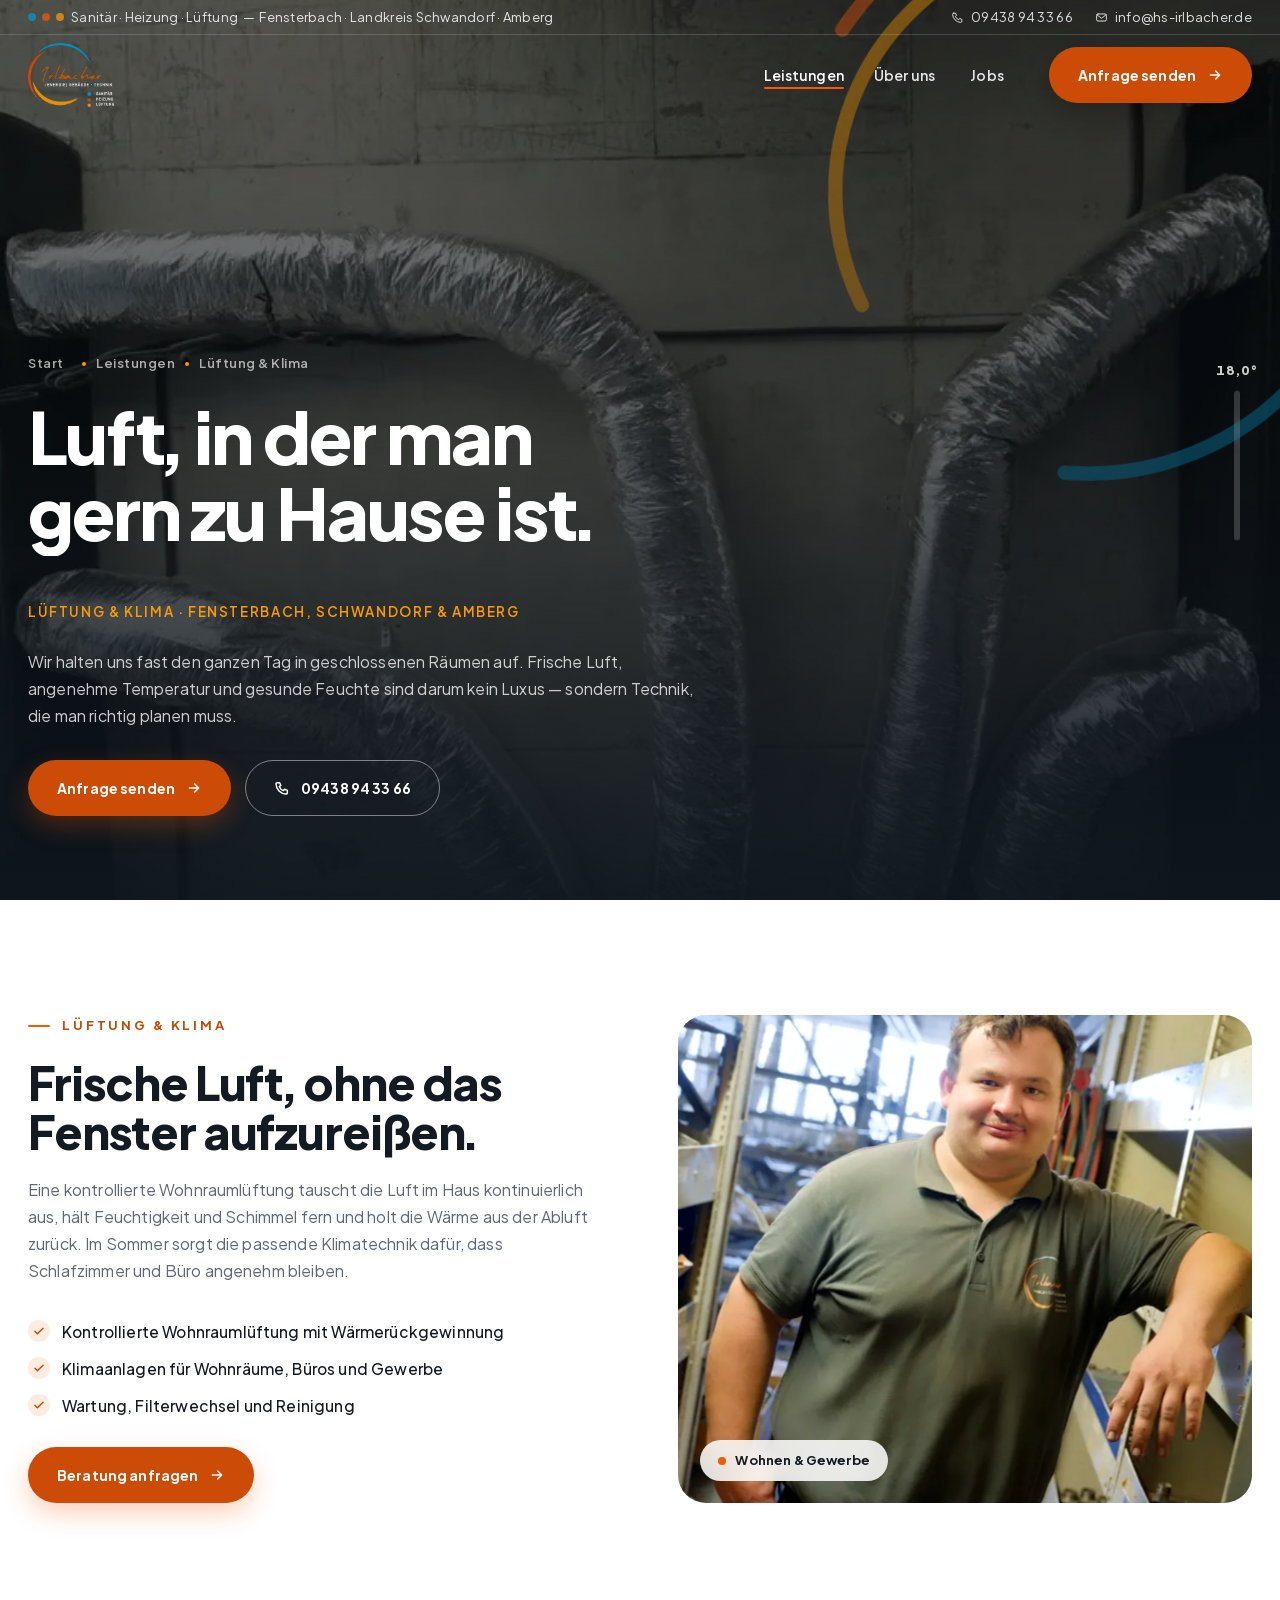
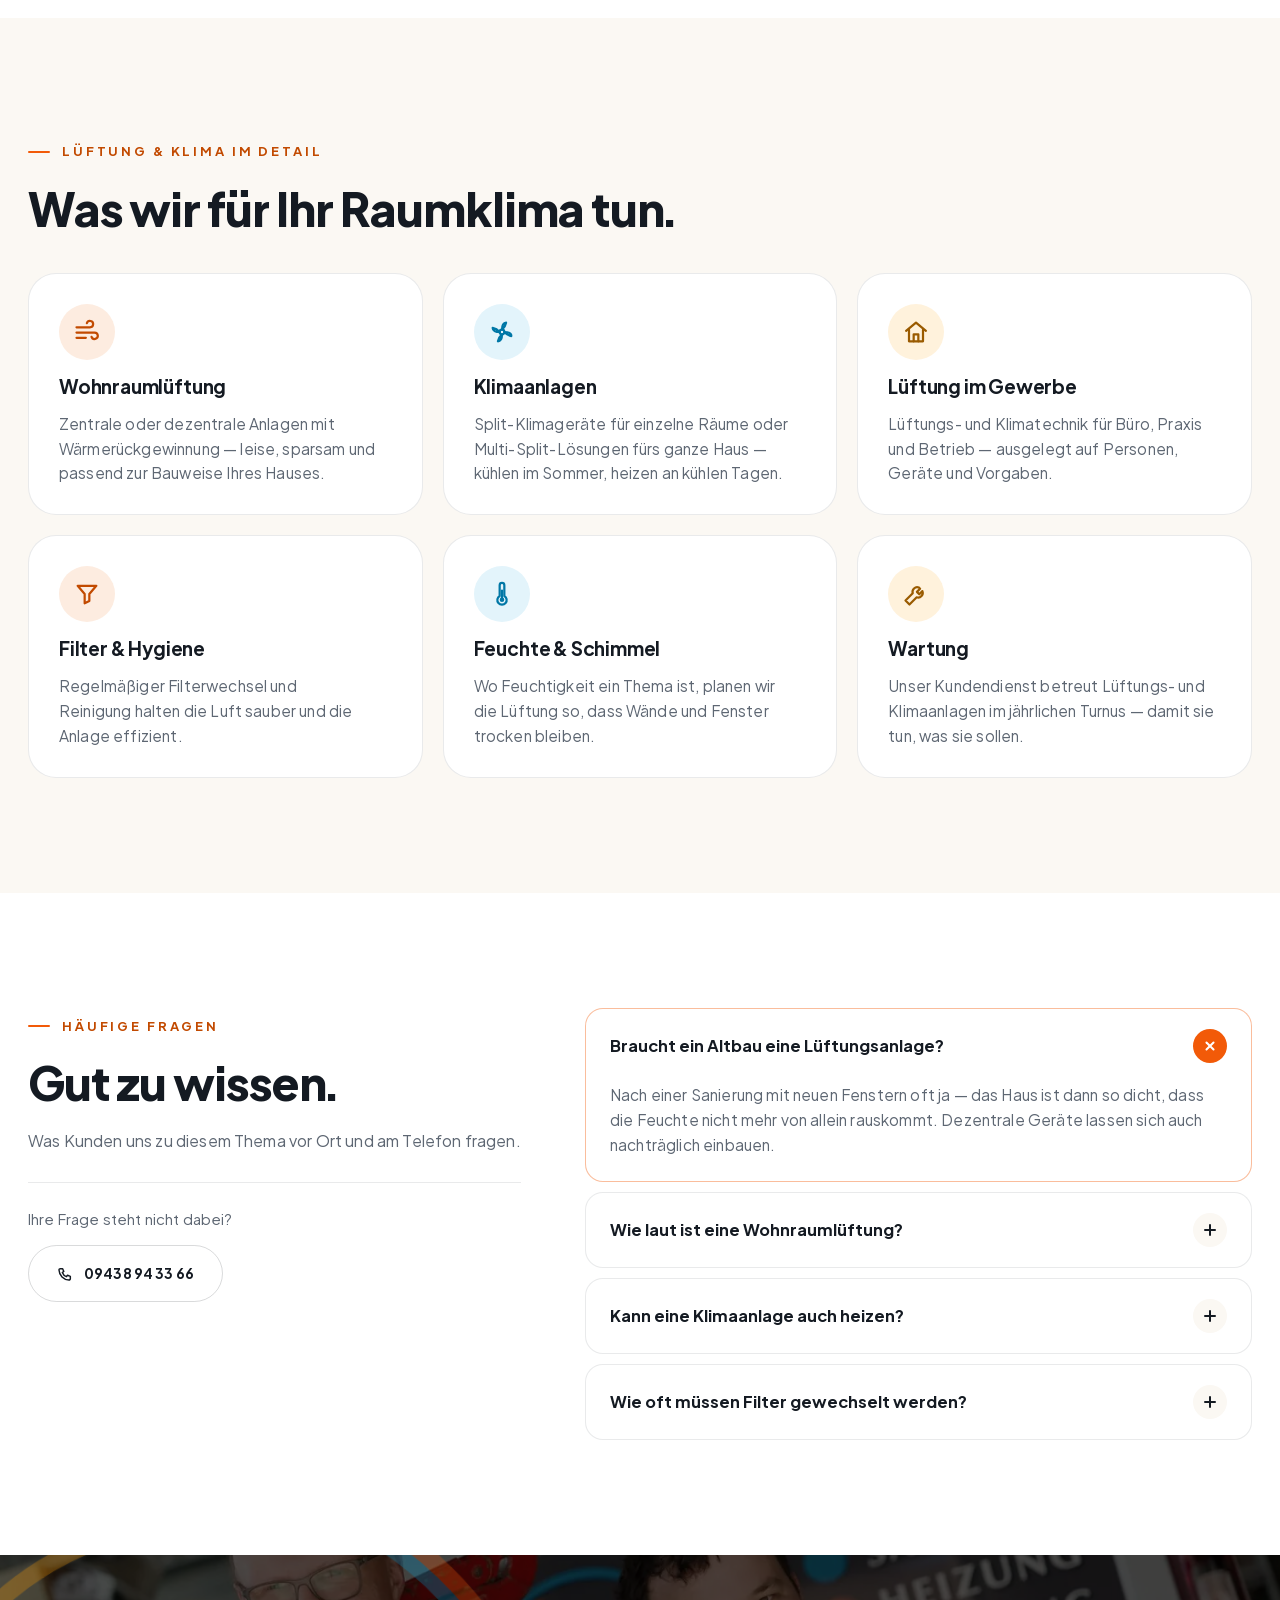
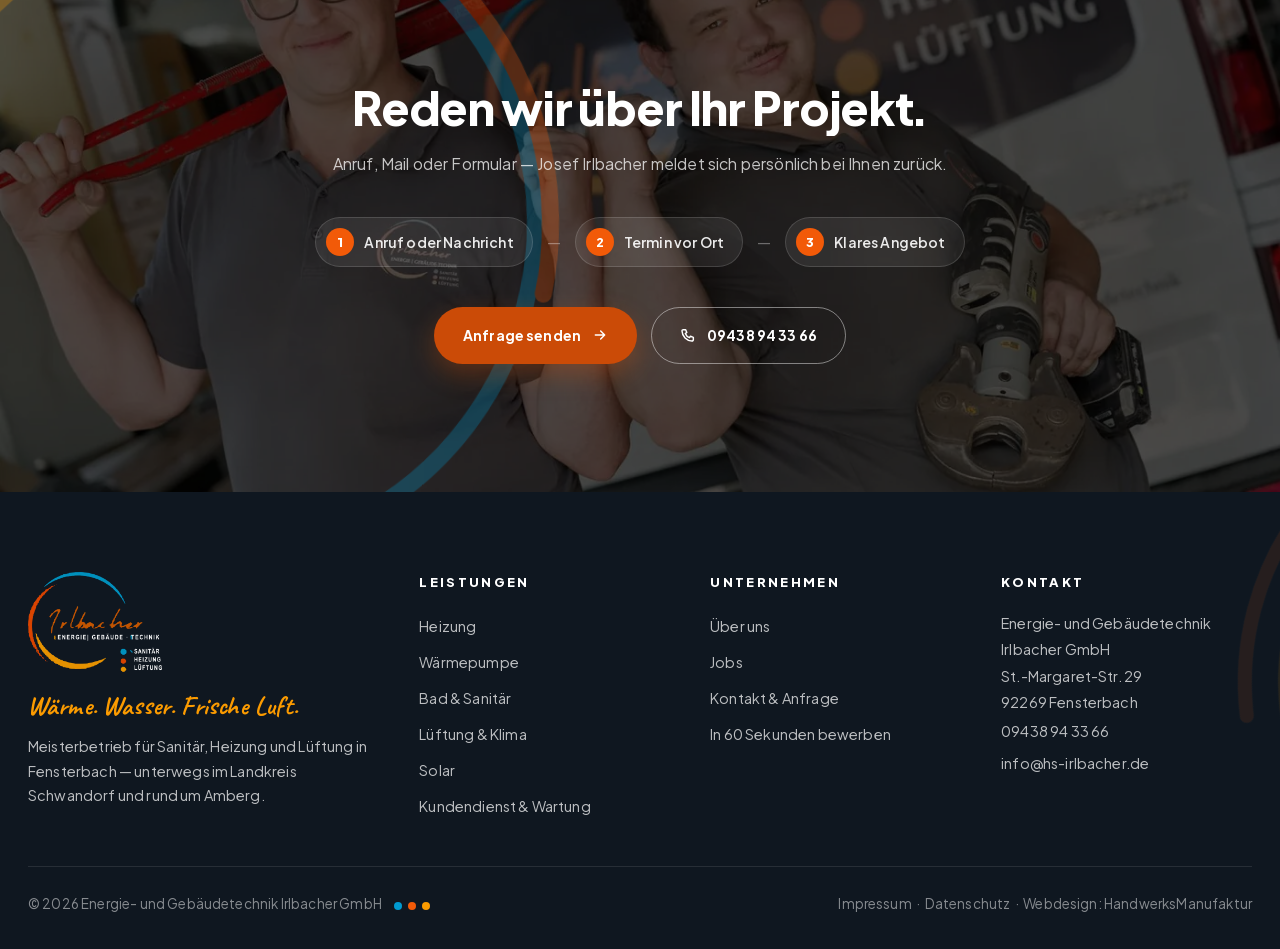
<file: lueftung-klima.html>
<!DOCTYPE html>
<html lang="de" class="kein-js">
<head>
<meta charset="UTF-8">
<meta name="viewport" content="width=device-width, initial-scale=1.0">
<title>Lüftung & Klimatechnik Fensterbach, Schwandorf | Irlbacher</title>
<meta name="description" content="Wohnraumlüftung, Klimaanlagen und Lüftungsanlagen für Wohnhaus und Gewerbe — beraten, eingebaut und gewartet vom Meisterbetrieb Irlbacher, Fensterbach.">
<link rel="canonical" href="https://www.hs-irlbacher.de/lueftung-klima">
<meta property="og:url" content="https://www.hs-irlbacher.de/lueftung-klima">
<meta property="og:title" content="Lüftung & Klimatechnik Fensterbach, Schwandorf | Irlbacher">
<meta property="og:description" content="Wohnraumlüftung, Klimaanlagen und Lüftungsanlagen für Wohnhaus und Gewerbe — beraten, eingebaut und gewartet vom Meisterbetrieb Irlbacher, Fensterbach.">
<meta property="og:type" content="website">
<meta property="og:image" content="https://www.hs-irlbacher.de/assets/img/team-van.jpg">
<meta name="theme-color" content="#0F1720">
<link rel="icon" type="image/png" sizes="512x512" href="assets/img/favicon.png">
<link rel="apple-touch-icon" href="assets/img/favicon.png">
<link rel="preload" href="assets/fonts/plus-jakarta-sans-800-latin.woff2" as="font" type="font/woff2" crossorigin>  <!-- CLS 27.09.2026: Hero-Schriften vorladen, sonst rutscht der Hero beim Schriftwechsel 65 px -->
<link rel="preload" href="assets/fonts/plus-jakarta-sans-400-latin.woff2" as="font" type="font/woff2" crossorigin>
<link rel="preload" href="assets/fonts/plus-jakarta-sans-700-latin.woff2" as="font" type="font/woff2" crossorigin>
<link rel="preload" href="assets/fonts/caveat-700-latin.woff2" as="font" type="font/woff2" crossorigin>
<link rel="stylesheet" href="assets/fonts.css">
<link rel="stylesheet" href="styles.css">
<script type="application/ld+json">{"@context": "https://schema.org", "@type": ["HVACBusiness", "Plumber"], "name": "Energie- und Gebäudetechnik Irlbacher GmbH", "legalName": "Energie- und Gebäudetechnik Irlbacher GmbH", "vatID": "DE455767718", "url": "https://www.hs-irlbacher.de/", "telephone": "+49 9438 943366", "email": "info@hs-irlbacher.de", "image": "https://www.hs-irlbacher.de/assets/img/team-van.jpg", "address": {"@type": "PostalAddress", "streetAddress": "St.-Margaret-Str. 29", "postalCode": "92269", "addressLocality": "Fensterbach", "addressRegion": "Bayern", "addressCountry": "DE"}, "geo": {"@type": "GeoCoordinates", "latitude": 49.44, "longitude": 12.05}, "areaServed": [{"@type": "City", "name": "Fensterbach"}, {"@type": "City", "name": "Schwandorf"}, {"@type": "City", "name": "Amberg"}, {"@type": "City", "name": "Nabburg"}, {"@type": "City", "name": "Schwarzenfeld"}, {"@type": "City", "name": "Wernberg-Köblitz"}, {"@type": "City", "name": "Hirschau"}, {"@type": "City", "name": "Pfreimd"}], "openingHoursSpecification": [{"@type": "OpeningHoursSpecification", "dayOfWeek": ["Monday", "Tuesday", "Wednesday", "Thursday"], "opens": "07:00", "closes": "16:00"}, {"@type": "OpeningHoursSpecification", "dayOfWeek": "Friday", "opens": "07:00", "closes": "13:00"}], "knowsAbout": ["Heizung", "Wärmepumpe", "Sanitär", "Badsanierung", "Lüftung", "Klimatechnik", "Solarthermie", "Kundendienst"]}</script><script type="application/ld+json">{"@context": "https://schema.org", "@type": "FAQPage", "mainEntity": [{"@type": "Question", "name": "Braucht ein Altbau eine Lüftungsanlage?", "acceptedAnswer": {"@type": "Answer", "text": "Nach einer Sanierung mit neuen Fenstern oft ja — das Haus ist dann so dicht, dass die Feuchte nicht mehr von allein rauskommt. Dezentrale Geräte lassen sich auch nachträglich einbauen."}}, {"@type": "Question", "name": "Wie laut ist eine Wohnraumlüftung?", "acceptedAnswer": {"@type": "Answer", "text": "Richtig geplant hört man sie im Alltag nicht. Wir achten auf Gerätewahl, Kanalführung und Schalldämpfer."}}, {"@type": "Question", "name": "Kann eine Klimaanlage auch heizen?", "acceptedAnswer": {"@type": "Answer", "text": "Ja — Split-Geräte arbeiten als kleine Wärmepumpe und heizen in der Übergangszeit sehr sparsam."}}, {"@type": "Question", "name": "Wie oft müssen Filter gewechselt werden?", "acceptedAnswer": {"@type": "Answer", "text": "Je nach Anlage und Umgebung ein- bis zweimal im Jahr. Wir übernehmen das im Rahmen der Wartung."}}]}</script>
<script>try{if(sessionStorage.getItem('irl-wipe'))document.documentElement.classList.add('ankunft')}catch(e){}</script>
</head>
<body>
<div class="wipe" aria-hidden="true"></div>
<div class="thermo" aria-hidden="true"><b>18,0°</b><div class="thermo-rohr"><i></i></div></div>
<header>
  <div class="topbar"><div class="wrap">
    <span class="links"><span class="drei"><i style="background:var(--blau)"></i><i style="background:var(--orange)"></i><i style="background:var(--gelb)"></i></span>Sanitär · Heizung · Lüftung &nbsp;—&nbsp; Fensterbach · Landkreis Schwandorf · Amberg</span>
    <div class="rechts"><a href="tel:+499438943366"><svg viewBox="0 0 24 24" aria-hidden="true" class=""><path d="M5 4h3.5l1.7 4.2-2.2 1.6a10 10 0 0 0 6.2 6.2l1.6-2.2L20 15.5V19a2 2 0 0 1-2.1 2A15.5 15.5 0 0 1 3 6.1 2 2 0 0 1 5 4z"/></svg>09438 94 33 66</a><a href="mailto:info@hs-irlbacher.de"><svg viewBox="0 0 24 24" aria-hidden="true" class=""><rect x="3" y="5.5" width="18" height="13" rx="2.5"/><path d="m3.5 7 8.5 6.5L20.5 7"/></svg>info@hs-irlbacher.de</a></div>
  </div></div>
  <div class="wrap kopf">
    <a class="logo" href="./" aria-label="Energie- und Gebäudetechnik Irlbacher GmbH — Startseite"><img decoding="async" class="hell" src="assets/opt/img-logo-hell-480.webp" alt="" aria-hidden="true" width="480" height="358"><img decoding="async" class="dunkel" src="assets/opt/img-logo-480.webp" alt="Irlbacher — Energie · Gebäude · Technik, Fensterbach" width="480" height="358"></a>
    <nav class="haupt"><div class="hat-menu"><a href="leistungen" class="aktiv">Leistungen</a><div class="drop"><div class="drop-innen"><a href="heizung"><svg viewBox="0 0 24 24" aria-hidden="true" class=""><g class="flamme"><path d="M12 3c1.2 3.2 4.5 4.8 4.5 9.3A4.5 4.5 0 0 1 7.5 12.3c0-2.2 1.1-3.3 1.3-3.6.1 1.4.8 2.5 2 2.7C10.4 8.6 10 5.8 12 3z"/></g><path d="M10.6 16.4c0 1.2.6 2 1.4 2s1.4-.8 1.4-2c0-1-.9-1.9-1.4-2.6-.5.7-1.4 1.6-1.4 2.6z"/></svg><span>Heizung</span></a><a href="waermepumpe"><svg viewBox="0 0 24 24" aria-hidden="true" class=""><path d="M10 4.5a2 2 0 0 1 4 0v9.2a4 4 0 1 1-4 0z"/><path d="M12 9v6.5"/><circle cx="12" cy="17" r="1"/></svg><span>Wärmepumpe</span></a><a href="bad-sanitaer"><svg viewBox="0 0 24 24" aria-hidden="true" class=""><path d="M12 3s6 6.6 6 11a6 6 0 0 1-12 0c0-4.4 6-11 6-11z"/><path class="welle" d="M9 14.5c.6 1.8 2 2.6 3.4 2.4"/></svg><span>Bad &amp; Sanitär</span></a><a href="lueftung-klima"><svg viewBox="0 0 24 24" aria-hidden="true" class=""><path class="luft" d="M3 8h11.5a2.75 2.75 0 1 0-2.6-3.6"/><path class="luft" d="M3 12.5h15.5a2.75 2.75 0 1 1-2.6 3.6"/><path class="luft" d="M3 17h8"/></svg><span>Lüftung &amp; Klima</span></a><a href="solar"><svg viewBox="0 0 24 24" aria-hidden="true" class=""><circle cx="12" cy="12" r="4"/><path d="M12 2.5v2.2M12 19.3v2.2M2.5 12h2.2M19.3 12h2.2M5.3 5.3l1.5 1.5M17.2 17.2l1.5 1.5M5.3 18.7l1.5-1.5M17.2 6.8l1.5-1.5"/></svg><span>Solar</span></a><a href="kundendienst-wartung"><svg viewBox="0 0 24 24" aria-hidden="true" class=""><path d="M14.5 6.5a4 4 0 0 0-5.3 4.9L3 17.6 6.4 21l6.2-6.2a4 4 0 0 0 4.9-5.3l-2.7 2.7-2-2 2.7-2.7z"/></svg><span>Kundendienst &amp; Wartung</span></a><a class="drop-alle" href="leistungen">Alle Leistungen <svg viewBox="0 0 24 24" aria-hidden="true" class=""><path d="M5 12h14M13 6l6 6-6 6"/></svg></a></div></div></div><a href="ueber-uns">Über uns</a><a href="jobs">Jobs</a></nav>
    <button class="menu-knopf" aria-label="Menü" aria-expanded="false"><span></span><span></span></button>
    <a class="btn btn-orange" href="kontakt"><span>Anfrage senden</span><svg viewBox="0 0 24 24" aria-hidden="true" class=""><path d="M5 12h14M13 6l6 6-6 6"/></svg></a>
  </div>
</header>
<div class="menu-flaeche" hidden><a href="./">Start</a><a href="leistungen">Leistungen</a><div class="mob-leistungen"><a href="heizung">Heizung</a><a href="waermepumpe">Wärmepumpe</a><a href="bad-sanitaer">Bad &amp; Sanitär</a><a href="lueftung-klima">Lüftung &amp; Klima</a><a href="solar">Solar</a><a href="kundendienst-wartung">Kundendienst &amp; Wartung</a></div><a href="ueber-uns">Über uns</a><a href="jobs">Jobs</a><a class="cta" href="kontakt">Anfrage senden</a><div class="ring menu-ring"><svg viewBox="0 0 400 400" aria-hidden="true"><circle class="b" cx="200" cy="200" r="176" stroke-width="9" stroke-dasharray="464.5 1105.8" transform="rotate(-150 200 200)" data-bogen="0.42"/><circle class="o" cx="200" cy="200" r="184" stroke-width="9" stroke-dasharray="508.7 1156.1" transform="rotate(120 200 200)" data-bogen="0.44"/><circle class="g" cx="200" cy="200" r="158" stroke-width="9" stroke-dasharray="357.4 992.7" transform="rotate(60 200 200)" data-bogen="0.36"/></svg></div></div>
<div class="hero-u">
  <div class="hero-medien"><video poster="assets/opt/img-poster-lueftung-960.webp" muted loop playsinline autoplay preload="metadata"><source src="assets/opt/video-lueftung-m.mp4" media="(max-width: 760px)" type="video/mp4"><source src="assets/opt/video-lueftung.mp4" type="video/mp4"></video></div>
  <div class="ring"><svg viewBox="0 0 400 400" aria-hidden="true"><circle class="b" cx="200" cy="200" r="176" stroke-width="9" stroke-dasharray="464.5 1105.8" transform="rotate(-150 200 200)" data-bogen="0.42"/><circle class="o" cx="200" cy="200" r="184" stroke-width="9" stroke-dasharray="508.7 1156.1" transform="rotate(120 200 200)" data-bogen="0.44"/><circle class="g" cx="200" cy="200" r="158" stroke-width="9" stroke-dasharray="357.4 992.7" transform="rotate(60 200 200)" data-bogen="0.36"/></svg></div>
  <div class="wrap hero-inhalt">
    <nav class="krumen" aria-label="Sie sind hier"><a href="./">Start</a><i></i><a href="leistungen">Leistungen</a><i></i><span>Lüftung & Klima</span></nav>
    <h1>Luft, in der man gern zu Hause&nbsp;ist.<span class="h1-ort">Lüftung & Klima · Fensterbach, Schwandorf & Amberg</span></h1>
    <p class="sub">Wir halten uns fast den ganzen Tag in geschlossenen Räumen auf. Frische Luft, angenehme Temperatur und gesunde Feuchte sind darum kein Luxus — sondern Technik, die man richtig planen muss.</p>
    <div class="hero-cta"><a class="btn btn-orange" href="kontakt"><span>Anfrage senden</span><svg viewBox="0 0 24 24" aria-hidden="true" class=""><path d="M5 12h14M13 6l6 6-6 6"/></svg></a><a class="btn btn-linie" href="tel:+499438943366"><svg viewBox="0 0 24 24" aria-hidden="true" class=""><path d="M5 4h3.5l1.7 4.2-2.2 1.6a10 10 0 0 0 6.2 6.2l1.6-2.2L20 15.5V19a2 2 0 0 1-2.1 2A15.5 15.5 0 0 1 3 6.1 2 2 0 0 1 5 4z"/></svg><span>09438 94 33 66</span></a></div>
  </div>
</div>

<section><div class="wrap duo">
  <div class="rev"><span class="kicker">Lüftung &amp; Klima</span><h2>Frische Luft, ohne das Fenster&nbsp;aufzureißen.</h2><p class="sub" style="margin-bottom:14px">Eine kontrollierte Wohnraumlüftung tauscht die Luft im Haus kontinuierlich aus, hält Feuchtigkeit und Schimmel fern und holt die Wärme aus der Abluft zurück. Im Sommer sorgt die passende Klimatechnik dafür, dass Schlafzimmer und Büro angenehm bleiben.</p><ul class="haken"><li><svg viewBox="0 0 24 24" aria-hidden="true" class=""><path d="m5 12.5 4.2 4.2L19 7.2"/></svg>Kontrollierte Wohnraumlüftung mit Wärmerückgewinnung</li><li><svg viewBox="0 0 24 24" aria-hidden="true" class=""><path d="m5 12.5 4.2 4.2L19 7.2"/></svg>Klimaanlagen für Wohnräume, Büros und Gewerbe</li><li><svg viewBox="0 0 24 24" aria-hidden="true" class=""><path d="m5 12.5 4.2 4.2L19 7.2"/></svg>Wartung, Filterwechsel und Reinigung</li></ul><div><a class="btn btn-orange" href="kontakt"><span>Beratung anfragen</span><svg viewBox="0 0 24 24" aria-hidden="true" class=""><path d="M5 12h14M13 6l6 6-6 6"/></svg></a></div></div>
  <div class="duo-bild rev iris para"><div class="duo-marke"><i></i>Wohnen &amp; Gewerbe</div><img decoding="async" srcset="assets/opt/img-matthias-regal-b-640.webp 640w, assets/opt/img-matthias-regal-b-960.webp 960w, assets/opt/img-matthias-regal-b-1400.webp 1400w" sizes="(max-width: 760px) 100vw, 70vw" class="foto" src="assets/opt/img-matthias-regal-b-1400.webp" alt="Matthias Zenger richtet Material im Firmenwagen — Irlbacher GmbH, Fensterbach" width="1400" height="934"></div>
</div></section>
<section class="creme"><div class="wrap">
  <div class="rev" style="max-width:62ch;margin-bottom:40px"><span class="kicker">Lüftung &amp; Klima im Detail</span><h2>Was wir für Ihr Raumklima&nbsp;tun.</h2></div>
  <div class="karten"><div class="karte rev rev-0 "><div class="karte-icon"><svg viewBox="0 0 24 24" aria-hidden="true" class=""><path class="luft" d="M3 8h11.5a2.75 2.75 0 1 0-2.6-3.6"/><path class="luft" d="M3 12.5h15.5a2.75 2.75 0 1 1-2.6 3.6"/><path class="luft" d="M3 17h8"/></svg></div><h3>Wohnraumlüftung</h3><p>Zentrale oder dezentrale Anlagen mit Wärmerückgewinnung — leise, sparsam und passend zur Bauweise Ihres Hauses.</p></div><div class="karte rev rev-1 blau"><div class="karte-icon"><svg viewBox="0 0 24 24" aria-hidden="true" class=""><circle cx="12" cy="12" r="2"/><path d="M12 10c0-3.5 1.2-6 3.5-6-.5 2.5-1.8 4.5-3.5 6zM14 12c3.5 0 6 1.2 6 3.5-2.5-.5-4.5-1.8-6-3.5zM12 14c0 3.5-1.2 6-3.5 6 .5-2.5 1.8-4.5 3.5-6zM10 12c-3.5 0-6-1.2-6-3.5 2.5.5 4.5 1.8 6 3.5z"/></svg></div><h3>Klimaanlagen</h3><p>Split-Klimageräte für einzelne Räume oder Multi-Split-Lösungen fürs ganze Haus — kühlen im Sommer, heizen an kühlen Tagen.</p></div><div class="karte rev rev-2 gelb"><div class="karte-icon"><svg viewBox="0 0 24 24" aria-hidden="true" class=""><path d="m3.5 11 8.5-7 8.5 7"/><path d="M6 10v10h12V10"/><path d="M10 20v-6h4v6"/></svg></div><h3>Lüftung im&nbsp;Gewerbe</h3><p>Lüftungs- und Klimatechnik für Büro, Praxis und Betrieb — ausgelegt auf Personen, Geräte und Vorgaben.</p></div><div class="karte rev rev-0 "><div class="karte-icon"><svg viewBox="0 0 24 24" aria-hidden="true" class=""><path d="M4 5h16l-6 7v6l-4 2v-8z"/></svg></div><h3>Filter &amp;&nbsp;Hygiene</h3><p>Regelmäßiger Filterwechsel und Reinigung halten die Luft sauber und die Anlage effizient.</p></div><div class="karte rev rev-1 blau"><div class="karte-icon"><svg viewBox="0 0 24 24" aria-hidden="true" class=""><path d="M10 4.5a2 2 0 0 1 4 0v9.2a4 4 0 1 1-4 0z"/><path d="M12 9v6.5"/><circle cx="12" cy="17" r="1"/></svg></div><h3>Feuchte &amp;&nbsp;Schimmel</h3><p>Wo Feuchtigkeit ein Thema ist, planen wir die Lüftung so, dass Wände und Fenster trocken bleiben.</p></div><div class="karte rev rev-2 gelb"><div class="karte-icon"><svg viewBox="0 0 24 24" aria-hidden="true" class=""><path d="M14.5 6.5a4 4 0 0 0-5.3 4.9L3 17.6 6.4 21l6.2-6.2a4 4 0 0 0 4.9-5.3l-2.7 2.7-2-2 2.7-2.7z"/></svg></div><h3>Wartung</h3><p>Unser Kundendienst betreut Lüftungs- und Klimaanlagen im jährlichen Turnus — damit sie tun, was sie sollen.</p></div></div>
</div></section>

<section><div class="wrap faq-duo">
  <div class="faq-kopf rev"><span class="kicker">Häufige Fragen</span><h2>Gut zu&nbsp;wissen.</h2><p class="sub">Was Kunden uns zu diesem Thema vor Ort und am Telefon fragen.</p>
    <div class="faq-anruf"><p>Ihre Frage steht nicht dabei?</p><a class="btn btn-hell" href="tel:+499438943366"><svg viewBox="0 0 24 24" aria-hidden="true" class=""><path d="M5 4h3.5l1.7 4.2-2.2 1.6a10 10 0 0 0 6.2 6.2l1.6-2.2L20 15.5V19a2 2 0 0 1-2.1 2A15.5 15.5 0 0 1 3 6.1 2 2 0 0 1 5 4z"/></svg><span>09438 94 33 66</span></a></div></div>
  <div class="rev rev-1"><div class="faq"><div class="faq-eintrag auf"><button class="faq-frage" aria-expanded="true">Braucht ein Altbau eine Lüftungsanlage?<i></i></button><div class="faq-antwort"><p>Nach einer Sanierung mit neuen Fenstern oft ja — das Haus ist dann so dicht, dass die Feuchte nicht mehr von allein rauskommt. Dezentrale Geräte lassen sich auch nachträglich einbauen.</p></div></div><div class="faq-eintrag"><button class="faq-frage" aria-expanded="false">Wie laut ist eine Wohnraumlüftung?<i></i></button><div class="faq-antwort"><p>Richtig geplant hört man sie im Alltag nicht. Wir achten auf Gerätewahl, Kanalführung und Schalldämpfer.</p></div></div><div class="faq-eintrag"><button class="faq-frage" aria-expanded="false">Kann eine Klimaanlage auch heizen?<i></i></button><div class="faq-antwort"><p>Ja — Split-Geräte arbeiten als kleine Wärmepumpe und heizen in der Übergangszeit sehr sparsam.</p></div></div><div class="faq-eintrag"><button class="faq-frage" aria-expanded="false">Wie oft müssen Filter gewechselt werden?<i></i></button><div class="faq-antwort"><p>Je nach Anlage und Umgebung ein- bis zweimal im Jahr. Wir übernehmen das im Rahmen der Wartung.</p></div></div></div></div>
</div></section>
<div class="cta">
  <div class="cta-bg" style="background-image:url('assets/opt/img-team-zange-c-1400.webp')"></div>
  <div class="ring"><svg viewBox="0 0 400 400" aria-hidden="true"><circle class="b" cx="200" cy="200" r="176" stroke-width="9" stroke-dasharray="464.5 1105.8" transform="rotate(-150 200 200)" data-bogen="0.42"/><circle class="o" cx="200" cy="200" r="184" stroke-width="9" stroke-dasharray="508.7 1156.1" transform="rotate(120 200 200)" data-bogen="0.44"/><circle class="g" cx="200" cy="200" r="158" stroke-width="9" stroke-dasharray="357.4 992.7" transform="rotate(60 200 200)" data-bogen="0.36"/></svg></div>
  <div class="wrap rev">
    <h2>Reden wir über Ihr&nbsp;Projekt.</h2>
    <p class="sub">Anruf, Mail oder Formular — Josef Irlbacher meldet sich persönlich bei Ihnen zurück.</p>
    <div class="cta-schritte"><b><i>1</i>Anruf oder Nachricht</b><em>—</em><b><i>2</i>Termin vor Ort</b><em>—</em><b><i>3</i>Klares Angebot</b></div>
    <div class="cta-knoepfe"><a class="btn btn-orange" href="kontakt"><span>Anfrage senden</span><svg viewBox="0 0 24 24" aria-hidden="true" class=""><path d="M5 12h14M13 6l6 6-6 6"/></svg></a><a class="btn btn-linie" href="tel:+499438943366"><svg viewBox="0 0 24 24" aria-hidden="true" class=""><path d="M5 4h3.5l1.7 4.2-2.2 1.6a10 10 0 0 0 6.2 6.2l1.6-2.2L20 15.5V19a2 2 0 0 1-2.1 2A15.5 15.5 0 0 1 3 6.1 2 2 0 0 1 5 4z"/></svg><span>09438 94 33 66</span></a></div>
  </div>
</div>

<footer>
  <div class="ring"><svg viewBox="0 0 400 400" aria-hidden="true"><circle class="b" cx="200" cy="200" r="176" stroke-width="9" stroke-dasharray="464.5 1105.8" transform="rotate(-150 200 200)" data-bogen="0.42"/><circle class="o" cx="200" cy="200" r="184" stroke-width="9" stroke-dasharray="508.7 1156.1" transform="rotate(120 200 200)" data-bogen="0.44"/><circle class="g" cx="200" cy="200" r="158" stroke-width="9" stroke-dasharray="357.4 992.7" transform="rotate(60 200 200)" data-bogen="0.36"/></svg></div>
  <div class="wrap">
    <div class="footer-raster">
      <div>
        <div class="footer-logo"><img fetchpriority="low" decoding="async" src="assets/opt/img-logo-hell-480.webp" alt="Energie- und Gebäudetechnik Irlbacher GmbH" width="480" height="358"></div>
        <div class="footer-claim">Wärme. Wasser. Frische Luft.</div>
        <p class="footer-text">Meisterbetrieb für Sanitär, Heizung und Lüftung in Fensterbach — unterwegs im Landkreis Schwandorf und rund um Amberg.</p>
      </div>
      <div><div class="footer-titel">Leistungen</div><nav><a href="heizung">Heizung</a><a href="waermepumpe">Wärmepumpe</a><a href="bad-sanitaer">Bad &amp; Sanitär</a><a href="lueftung-klima">Lüftung &amp; Klima</a><a href="solar">Solar</a><a href="kundendienst-wartung">Kundendienst &amp; Wartung</a></nav></div>
      <div><div class="footer-titel">Unternehmen</div><nav><a href="ueber-uns">Über uns</a><a href="jobs">Jobs</a><a href="kontakt">Kontakt &amp; Anfrage</a><a href="https://irlbacher-gmbh.perspectivefunnel.com/anlagenmechaniker/" target="_blank" rel="noopener">In 60 Sekunden bewerben</a></nav></div>
      <div><div class="footer-titel">Kontakt</div><div class="footer-adresse">Energie- und Gebäudetechnik Irlbacher GmbH<br>St.-Margaret-Str. 29<br>92269 Fensterbach<br><a href="tel:+499438943366">09438 94 33 66</a><br><a href="mailto:info@hs-irlbacher.de">info@hs-irlbacher.de</a></div></div>
    </div>
    <div class="footer-unten">
      <div>© 2026 Energie- und Gebäudetechnik Irlbacher GmbH <span class="footer-drei"><i style="background:var(--blau)"></i><i style="background:var(--orange)"></i><i style="background:var(--gelb)"></i></span></div>
      <div><a href="impressum">Impressum</a> &nbsp;·&nbsp; <a href="datenschutz">Datenschutz</a> &nbsp;·&nbsp; <a href="https://handwerksmanufaktur.digital" target="_blank" rel="noopener">Webdesign: HandwerksManufaktur</a></div>
    </div>
  </div>
</footer>
<script src="main.js"></script>
</body>
</html>
</file>
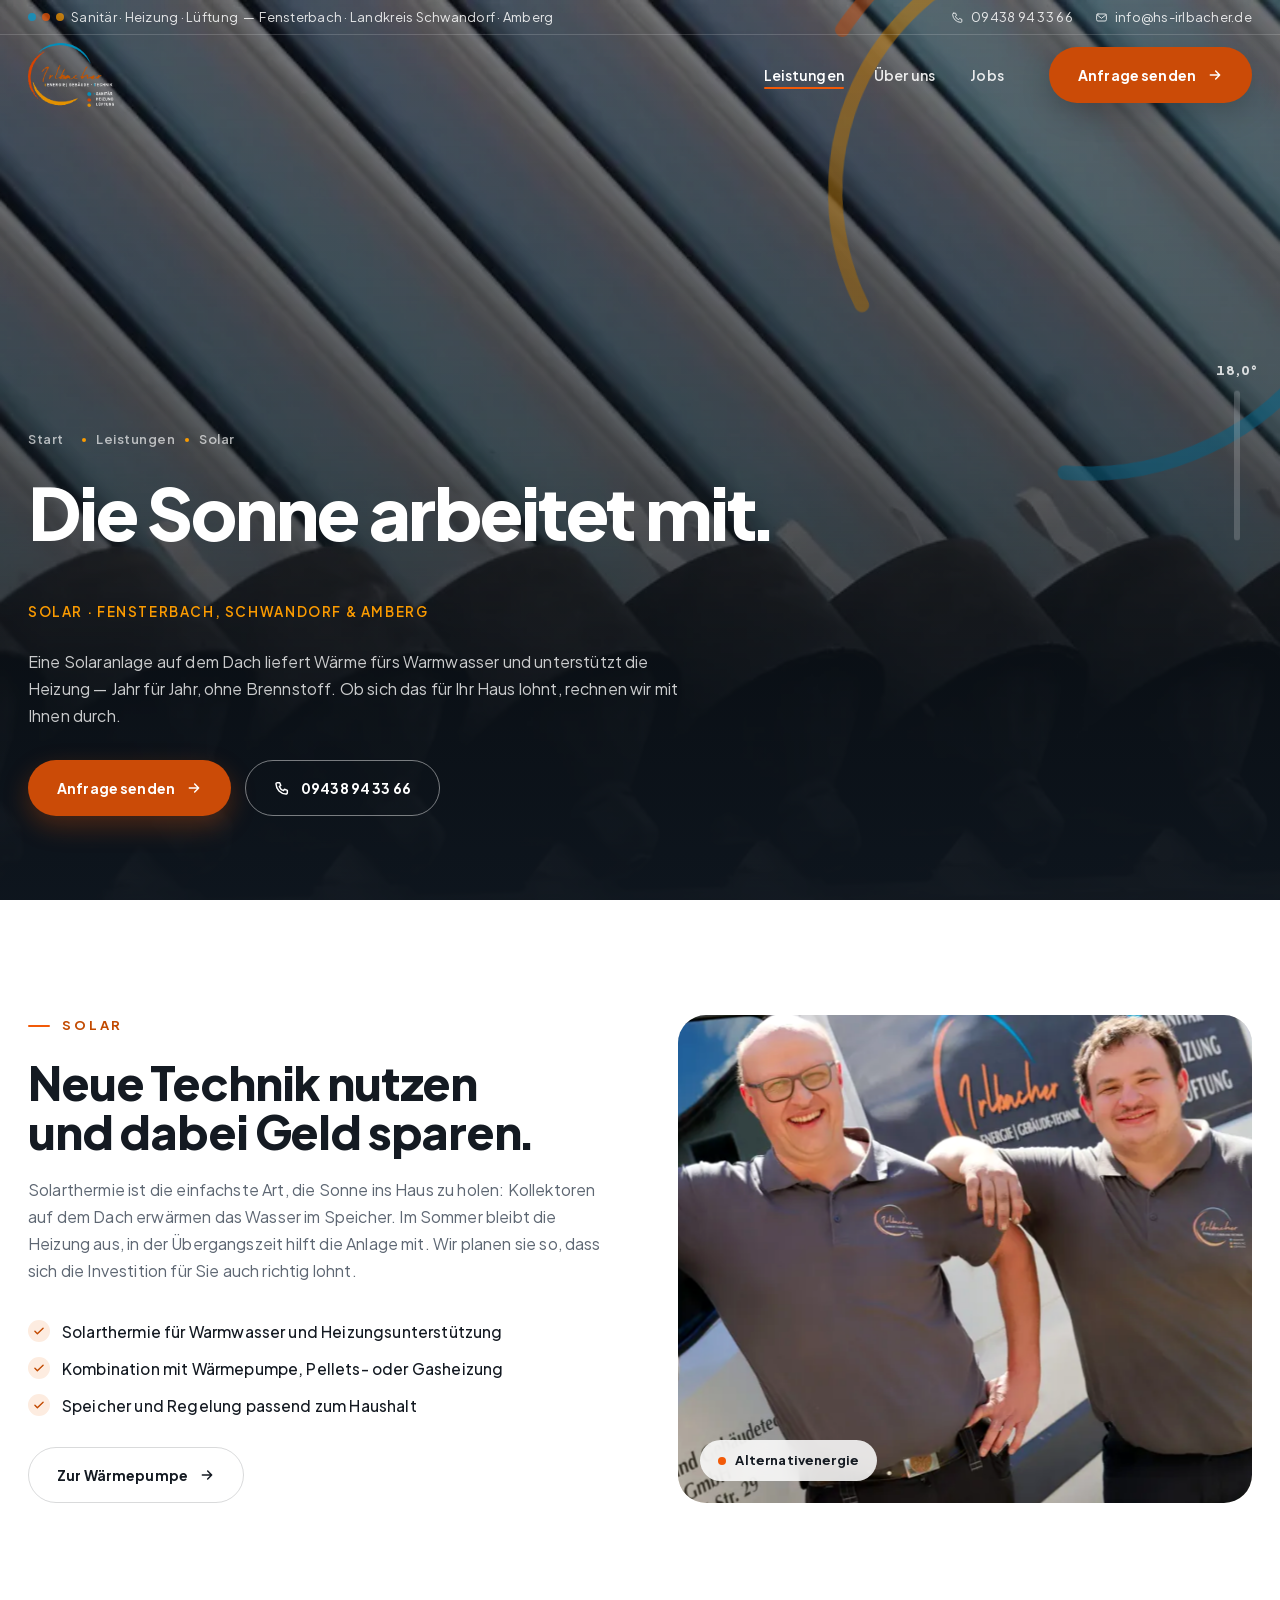
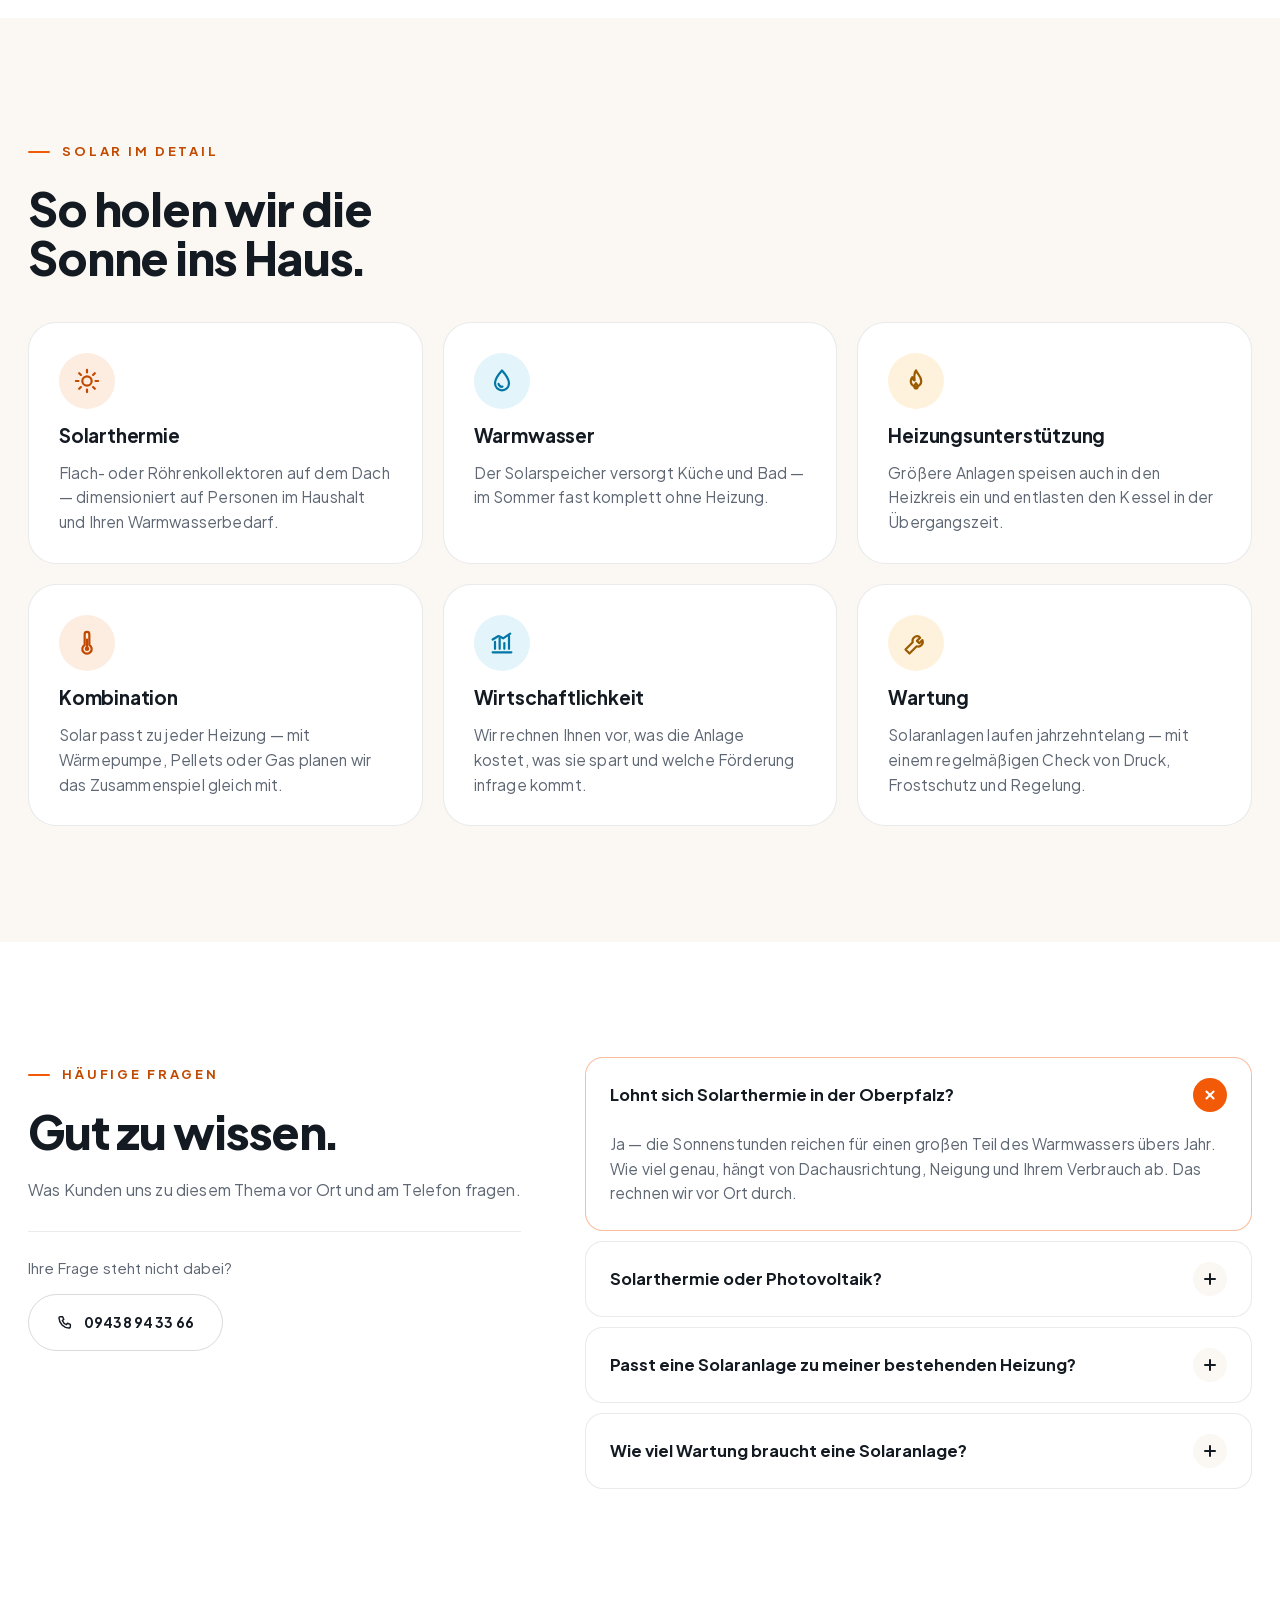
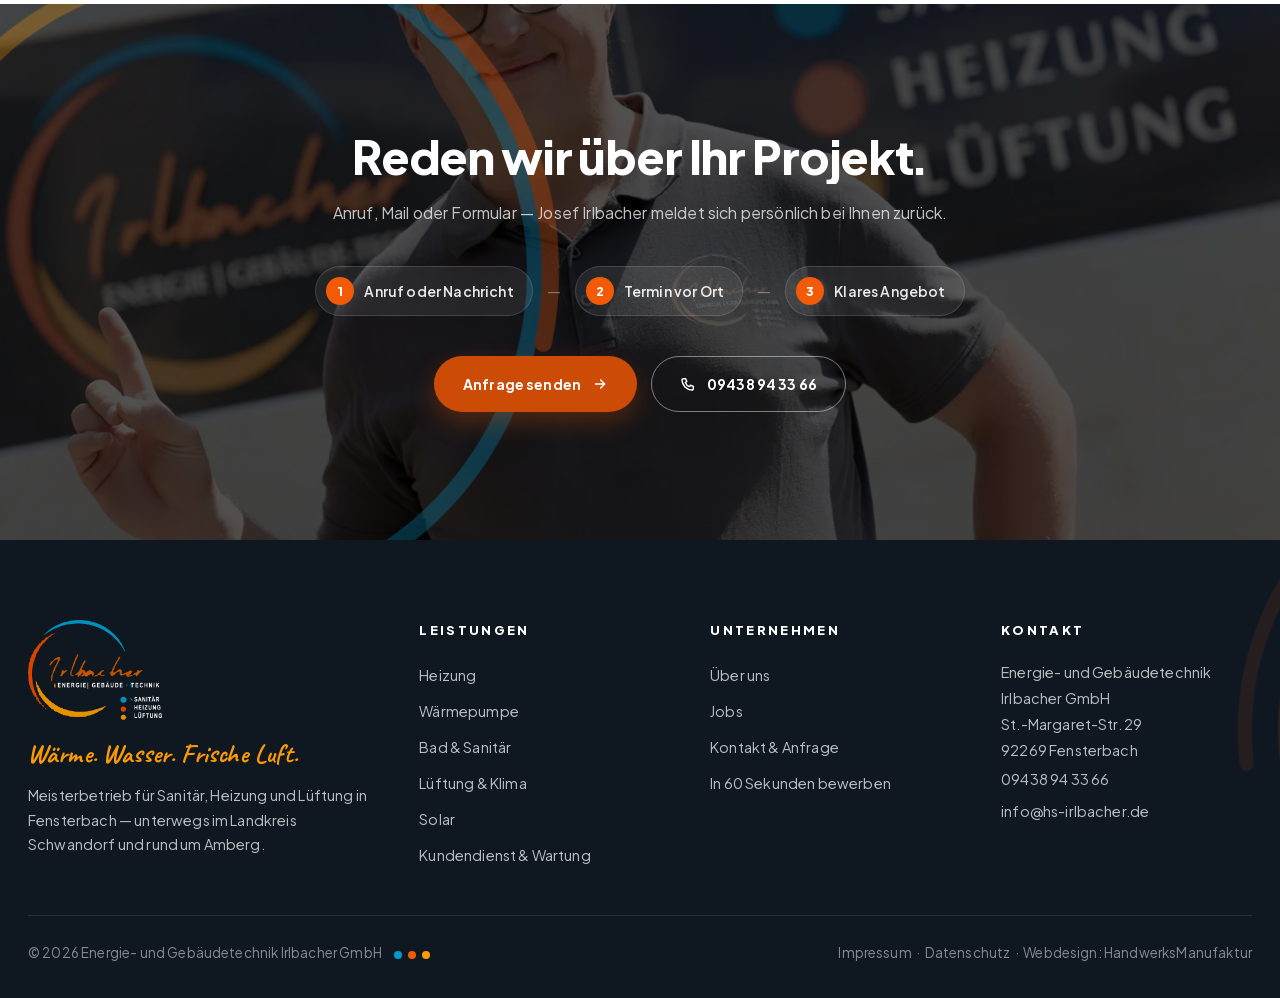
<file: solar.html>
<!DOCTYPE html>
<html lang="de" class="kein-js">
<head>
<meta charset="UTF-8">
<meta name="viewport" content="width=device-width, initial-scale=1.0">
<title>Solarthermie & Solaranlagen Fensterbach | Irlbacher</title>
<meta name="description" content="Solarthermie für Warmwasser und Heizungsunterstützung, kombiniert mit Wärmepumpe oder Pellets — beraten und eingebaut von Irlbacher, Fensterbach bei Schwandorf.">
<link rel="canonical" href="https://www.hs-irlbacher.de/solar">
<meta property="og:url" content="https://www.hs-irlbacher.de/solar">
<meta property="og:title" content="Solarthermie & Solaranlagen Fensterbach | Irlbacher">
<meta property="og:description" content="Solarthermie für Warmwasser und Heizungsunterstützung, kombiniert mit Wärmepumpe oder Pellets — beraten und eingebaut von Irlbacher, Fensterbach bei Schwandorf.">
<meta property="og:type" content="website">
<meta property="og:image" content="https://www.hs-irlbacher.de/assets/img/team-van.jpg">
<meta name="theme-color" content="#0F1720">
<link rel="icon" type="image/png" sizes="512x512" href="assets/img/favicon.png">
<link rel="apple-touch-icon" href="assets/img/favicon.png">
<link rel="preload" href="assets/fonts/plus-jakarta-sans-800-latin.woff2" as="font" type="font/woff2" crossorigin>  <!-- CLS 27.09.2026: Hero-Schriften vorladen, sonst rutscht der Hero beim Schriftwechsel 65 px -->
<link rel="preload" href="assets/fonts/plus-jakarta-sans-400-latin.woff2" as="font" type="font/woff2" crossorigin>
<link rel="preload" href="assets/fonts/plus-jakarta-sans-700-latin.woff2" as="font" type="font/woff2" crossorigin>
<link rel="preload" href="assets/fonts/caveat-700-latin.woff2" as="font" type="font/woff2" crossorigin>
<link rel="stylesheet" href="assets/fonts.css">
<link rel="stylesheet" href="styles.css">
<script type="application/ld+json">{"@context": "https://schema.org", "@type": ["HVACBusiness", "Plumber"], "name": "Energie- und Gebäudetechnik Irlbacher GmbH", "legalName": "Energie- und Gebäudetechnik Irlbacher GmbH", "vatID": "DE455767718", "url": "https://www.hs-irlbacher.de/", "telephone": "+49 9438 943366", "email": "info@hs-irlbacher.de", "image": "https://www.hs-irlbacher.de/assets/img/team-van.jpg", "address": {"@type": "PostalAddress", "streetAddress": "St.-Margaret-Str. 29", "postalCode": "92269", "addressLocality": "Fensterbach", "addressRegion": "Bayern", "addressCountry": "DE"}, "geo": {"@type": "GeoCoordinates", "latitude": 49.44, "longitude": 12.05}, "areaServed": [{"@type": "City", "name": "Fensterbach"}, {"@type": "City", "name": "Schwandorf"}, {"@type": "City", "name": "Amberg"}, {"@type": "City", "name": "Nabburg"}, {"@type": "City", "name": "Schwarzenfeld"}, {"@type": "City", "name": "Wernberg-Köblitz"}, {"@type": "City", "name": "Hirschau"}, {"@type": "City", "name": "Pfreimd"}], "openingHoursSpecification": [{"@type": "OpeningHoursSpecification", "dayOfWeek": ["Monday", "Tuesday", "Wednesday", "Thursday"], "opens": "07:00", "closes": "16:00"}, {"@type": "OpeningHoursSpecification", "dayOfWeek": "Friday", "opens": "07:00", "closes": "13:00"}], "knowsAbout": ["Heizung", "Wärmepumpe", "Sanitär", "Badsanierung", "Lüftung", "Klimatechnik", "Solarthermie", "Kundendienst"]}</script><script type="application/ld+json">{"@context": "https://schema.org", "@type": "FAQPage", "mainEntity": [{"@type": "Question", "name": "Lohnt sich Solarthermie in der Oberpfalz?", "acceptedAnswer": {"@type": "Answer", "text": "Ja — die Sonnenstunden reichen für einen großen Teil des Warmwassers übers Jahr. Wie viel genau, hängt von Dachausrichtung, Neigung und Ihrem Verbrauch ab. Das rechnen wir vor Ort durch."}}, {"@type": "Question", "name": "Solarthermie oder Photovoltaik?", "acceptedAnswer": {"@type": "Answer", "text": "Solarthermie liefert Wärme, Photovoltaik Strom. Für Warmwasser und Heizungsunterstützung ist Solarthermie die direkte Lösung; bei einer Wärmepumpe kann Photovoltaik sinnvoll sein — wir beraten Sie zu beidem."}}, {"@type": "Question", "name": "Passt eine Solaranlage zu meiner bestehenden Heizung?", "acceptedAnswer": {"@type": "Answer", "text": "In den meisten Fällen ja. Nötig ist ein passender Speicher; den Rest stimmen wir mit der vorhandenen Anlage ab."}}, {"@type": "Question", "name": "Wie viel Wartung braucht eine Solaranlage?", "acceptedAnswer": {"@type": "Answer", "text": "Wenig. Ein Check alle paar Jahre auf Druck, Frostschutzmittel und Regelung genügt — unser Kundendienst übernimmt das."}}]}</script>
<script>try{if(sessionStorage.getItem('irl-wipe'))document.documentElement.classList.add('ankunft')}catch(e){}</script>
</head>
<body>
<div class="wipe" aria-hidden="true"></div>
<div class="thermo" aria-hidden="true"><b>18,0°</b><div class="thermo-rohr"><i></i></div></div>
<header>
  <div class="topbar"><div class="wrap">
    <span class="links"><span class="drei"><i style="background:var(--blau)"></i><i style="background:var(--orange)"></i><i style="background:var(--gelb)"></i></span>Sanitär · Heizung · Lüftung &nbsp;—&nbsp; Fensterbach · Landkreis Schwandorf · Amberg</span>
    <div class="rechts"><a href="tel:+499438943366"><svg viewBox="0 0 24 24" aria-hidden="true" class=""><path d="M5 4h3.5l1.7 4.2-2.2 1.6a10 10 0 0 0 6.2 6.2l1.6-2.2L20 15.5V19a2 2 0 0 1-2.1 2A15.5 15.5 0 0 1 3 6.1 2 2 0 0 1 5 4z"/></svg>09438 94 33 66</a><a href="mailto:info@hs-irlbacher.de"><svg viewBox="0 0 24 24" aria-hidden="true" class=""><rect x="3" y="5.5" width="18" height="13" rx="2.5"/><path d="m3.5 7 8.5 6.5L20.5 7"/></svg>info@hs-irlbacher.de</a></div>
  </div></div>
  <div class="wrap kopf">
    <a class="logo" href="./" aria-label="Energie- und Gebäudetechnik Irlbacher GmbH — Startseite"><img decoding="async" class="hell" src="assets/opt/img-logo-hell-480.webp" alt="" aria-hidden="true" width="480" height="358"><img decoding="async" class="dunkel" src="assets/opt/img-logo-480.webp" alt="Irlbacher — Energie · Gebäude · Technik, Fensterbach" width="480" height="358"></a>
    <nav class="haupt"><div class="hat-menu"><a href="leistungen" class="aktiv">Leistungen</a><div class="drop"><div class="drop-innen"><a href="heizung"><svg viewBox="0 0 24 24" aria-hidden="true" class=""><g class="flamme"><path d="M12 3c1.2 3.2 4.5 4.8 4.5 9.3A4.5 4.5 0 0 1 7.5 12.3c0-2.2 1.1-3.3 1.3-3.6.1 1.4.8 2.5 2 2.7C10.4 8.6 10 5.8 12 3z"/></g><path d="M10.6 16.4c0 1.2.6 2 1.4 2s1.4-.8 1.4-2c0-1-.9-1.9-1.4-2.6-.5.7-1.4 1.6-1.4 2.6z"/></svg><span>Heizung</span></a><a href="waermepumpe"><svg viewBox="0 0 24 24" aria-hidden="true" class=""><path d="M10 4.5a2 2 0 0 1 4 0v9.2a4 4 0 1 1-4 0z"/><path d="M12 9v6.5"/><circle cx="12" cy="17" r="1"/></svg><span>Wärmepumpe</span></a><a href="bad-sanitaer"><svg viewBox="0 0 24 24" aria-hidden="true" class=""><path d="M12 3s6 6.6 6 11a6 6 0 0 1-12 0c0-4.4 6-11 6-11z"/><path class="welle" d="M9 14.5c.6 1.8 2 2.6 3.4 2.4"/></svg><span>Bad &amp; Sanitär</span></a><a href="lueftung-klima"><svg viewBox="0 0 24 24" aria-hidden="true" class=""><path class="luft" d="M3 8h11.5a2.75 2.75 0 1 0-2.6-3.6"/><path class="luft" d="M3 12.5h15.5a2.75 2.75 0 1 1-2.6 3.6"/><path class="luft" d="M3 17h8"/></svg><span>Lüftung &amp; Klima</span></a><a href="solar"><svg viewBox="0 0 24 24" aria-hidden="true" class=""><circle cx="12" cy="12" r="4"/><path d="M12 2.5v2.2M12 19.3v2.2M2.5 12h2.2M19.3 12h2.2M5.3 5.3l1.5 1.5M17.2 17.2l1.5 1.5M5.3 18.7l1.5-1.5M17.2 6.8l1.5-1.5"/></svg><span>Solar</span></a><a href="kundendienst-wartung"><svg viewBox="0 0 24 24" aria-hidden="true" class=""><path d="M14.5 6.5a4 4 0 0 0-5.3 4.9L3 17.6 6.4 21l6.2-6.2a4 4 0 0 0 4.9-5.3l-2.7 2.7-2-2 2.7-2.7z"/></svg><span>Kundendienst &amp; Wartung</span></a><a class="drop-alle" href="leistungen">Alle Leistungen <svg viewBox="0 0 24 24" aria-hidden="true" class=""><path d="M5 12h14M13 6l6 6-6 6"/></svg></a></div></div></div><a href="ueber-uns">Über uns</a><a href="jobs">Jobs</a></nav>
    <button class="menu-knopf" aria-label="Menü" aria-expanded="false"><span></span><span></span></button>
    <a class="btn btn-orange" href="kontakt"><span>Anfrage senden</span><svg viewBox="0 0 24 24" aria-hidden="true" class=""><path d="M5 12h14M13 6l6 6-6 6"/></svg></a>
  </div>
</header>
<div class="menu-flaeche" hidden><a href="./">Start</a><a href="leistungen">Leistungen</a><div class="mob-leistungen"><a href="heizung">Heizung</a><a href="waermepumpe">Wärmepumpe</a><a href="bad-sanitaer">Bad &amp; Sanitär</a><a href="lueftung-klima">Lüftung &amp; Klima</a><a href="solar">Solar</a><a href="kundendienst-wartung">Kundendienst &amp; Wartung</a></div><a href="ueber-uns">Über uns</a><a href="jobs">Jobs</a><a class="cta" href="kontakt">Anfrage senden</a><div class="ring menu-ring"><svg viewBox="0 0 400 400" aria-hidden="true"><circle class="b" cx="200" cy="200" r="176" stroke-width="9" stroke-dasharray="464.5 1105.8" transform="rotate(-150 200 200)" data-bogen="0.42"/><circle class="o" cx="200" cy="200" r="184" stroke-width="9" stroke-dasharray="508.7 1156.1" transform="rotate(120 200 200)" data-bogen="0.44"/><circle class="g" cx="200" cy="200" r="158" stroke-width="9" stroke-dasharray="357.4 992.7" transform="rotate(60 200 200)" data-bogen="0.36"/></svg></div></div>
<div class="hero-u">
  <div class="hero-medien"><video poster="assets/opt/img-poster-solar-960.webp" muted loop playsinline autoplay preload="metadata"><source src="assets/opt/video-solar-m.mp4" media="(max-width: 760px)" type="video/mp4"><source src="assets/opt/video-solar.mp4" type="video/mp4"></video></div>
  <div class="ring"><svg viewBox="0 0 400 400" aria-hidden="true"><circle class="b" cx="200" cy="200" r="176" stroke-width="9" stroke-dasharray="464.5 1105.8" transform="rotate(-150 200 200)" data-bogen="0.42"/><circle class="o" cx="200" cy="200" r="184" stroke-width="9" stroke-dasharray="508.7 1156.1" transform="rotate(120 200 200)" data-bogen="0.44"/><circle class="g" cx="200" cy="200" r="158" stroke-width="9" stroke-dasharray="357.4 992.7" transform="rotate(60 200 200)" data-bogen="0.36"/></svg></div>
  <div class="wrap hero-inhalt">
    <nav class="krumen" aria-label="Sie sind hier"><a href="./">Start</a><i></i><a href="leistungen">Leistungen</a><i></i><span>Solar</span></nav>
    <h1>Die Sonne arbeitet&nbsp;mit.<span class="h1-ort">Solar · Fensterbach, Schwandorf & Amberg</span></h1>
    <p class="sub">Eine Solaranlage auf dem Dach liefert Wärme fürs Warmwasser und unterstützt die Heizung — Jahr für Jahr, ohne Brennstoff. Ob sich das für Ihr Haus lohnt, rechnen wir mit Ihnen durch.</p>
    <div class="hero-cta"><a class="btn btn-orange" href="kontakt"><span>Anfrage senden</span><svg viewBox="0 0 24 24" aria-hidden="true" class=""><path d="M5 12h14M13 6l6 6-6 6"/></svg></a><a class="btn btn-linie" href="tel:+499438943366"><svg viewBox="0 0 24 24" aria-hidden="true" class=""><path d="M5 4h3.5l1.7 4.2-2.2 1.6a10 10 0 0 0 6.2 6.2l1.6-2.2L20 15.5V19a2 2 0 0 1-2.1 2A15.5 15.5 0 0 1 3 6.1 2 2 0 0 1 5 4z"/></svg><span>09438 94 33 66</span></a></div>
  </div>
</div>

<section><div class="wrap duo">
  <div class="rev"><span class="kicker">Solar</span><h2>Neue Technik nutzen und dabei Geld&nbsp;sparen.</h2><p class="sub" style="margin-bottom:14px">Solarthermie ist die einfachste Art, die Sonne ins Haus zu holen: Kollektoren auf dem Dach erwärmen das Wasser im Speicher. Im Sommer bleibt die Heizung aus, in der Übergangszeit hilft die Anlage mit. Wir planen sie so, dass sich die Investition für Sie auch richtig lohnt.</p><ul class="haken"><li><svg viewBox="0 0 24 24" aria-hidden="true" class=""><path d="m5 12.5 4.2 4.2L19 7.2"/></svg>Solarthermie für Warmwasser und Heizungsunterstützung</li><li><svg viewBox="0 0 24 24" aria-hidden="true" class=""><path d="m5 12.5 4.2 4.2L19 7.2"/></svg>Kombination mit Wärmepumpe, Pellets- oder Gasheizung</li><li><svg viewBox="0 0 24 24" aria-hidden="true" class=""><path d="m5 12.5 4.2 4.2L19 7.2"/></svg>Speicher und Regelung passend zum Haushalt</li></ul><div><a class="btn btn-hell" href="waermepumpe"><span>Zur Wärmepumpe</span><svg viewBox="0 0 24 24" aria-hidden="true" class=""><path d="M5 12h14M13 6l6 6-6 6"/></svg></a></div></div>
  <div class="duo-bild rev iris para"><div class="duo-marke"><i></i>Alternativenergie</div><img decoding="async" srcset="assets/opt/img-josef-lachen-640.webp 640w, assets/opt/img-josef-lachen-960.webp 960w, assets/opt/img-josef-lachen-1400.webp 1400w" sizes="(max-width: 760px) 100vw, 70vw" class="foto" src="assets/opt/img-josef-lachen-1400.webp" alt="Josef Irlbacher am Firmenwagen — Solar- und Heizungstechnik Irlbacher, Fensterbach" width="1400" height="933"></div>
</div></section>
<section class="creme"><div class="wrap">
  <div class="rev" style="max-width:62ch;margin-bottom:40px"><span class="kicker">Solar im Detail</span><h2>So holen wir die Sonne ins&nbsp;Haus.</h2></div>
  <div class="karten"><div class="karte rev rev-0 "><div class="karte-icon"><svg viewBox="0 0 24 24" aria-hidden="true" class=""><circle cx="12" cy="12" r="4"/><path d="M12 2.5v2.2M12 19.3v2.2M2.5 12h2.2M19.3 12h2.2M5.3 5.3l1.5 1.5M17.2 17.2l1.5 1.5M5.3 18.7l1.5-1.5M17.2 6.8l1.5-1.5"/></svg></div><h3>Solarthermie</h3><p>Flach- oder Röhrenkollektoren auf dem Dach — dimensioniert auf Personen im Haushalt und Ihren Warmwasserbedarf.</p></div><div class="karte rev rev-1 blau"><div class="karte-icon"><svg viewBox="0 0 24 24" aria-hidden="true" class=""><path d="M12 3s6 6.6 6 11a6 6 0 0 1-12 0c0-4.4 6-11 6-11z"/><path class="welle" d="M9 14.5c.6 1.8 2 2.6 3.4 2.4"/></svg></div><h3>Warmwasser</h3><p>Der Solarspeicher versorgt Küche und Bad — im Sommer fast komplett ohne Heizung.</p></div><div class="karte rev rev-2 gelb"><div class="karte-icon"><svg viewBox="0 0 24 24" aria-hidden="true" class=""><g class="flamme"><path d="M12 3c1.2 3.2 4.5 4.8 4.5 9.3A4.5 4.5 0 0 1 7.5 12.3c0-2.2 1.1-3.3 1.3-3.6.1 1.4.8 2.5 2 2.7C10.4 8.6 10 5.8 12 3z"/></g><path d="M10.6 16.4c0 1.2.6 2 1.4 2s1.4-.8 1.4-2c0-1-.9-1.9-1.4-2.6-.5.7-1.4 1.6-1.4 2.6z"/></svg></div><h3>Heizungsunterstützung</h3><p>Größere Anlagen speisen auch in den Heizkreis ein und entlasten den Kessel in der Übergangszeit.</p></div><div class="karte rev rev-0 "><div class="karte-icon"><svg viewBox="0 0 24 24" aria-hidden="true" class=""><path d="M10 4.5a2 2 0 0 1 4 0v9.2a4 4 0 1 1-4 0z"/><path d="M12 9v6.5"/><circle cx="12" cy="17" r="1"/></svg></div><h3>Kombination</h3><p>Solar passt zu jeder Heizung — mit Wärmepumpe, Pellets oder Gas planen wir das Zusammenspiel gleich mit.</p></div><div class="karte rev rev-1 blau"><div class="karte-icon"><svg viewBox="0 0 24 24" aria-hidden="true" class=""><path d="M4 20h16M6 17V11M10 17V8M14 17v-5M18 17V6"/><path d="m4 9 5-3 4 2 6-4"/></svg></div><h3>Wirtschaftlichkeit</h3><p>Wir rechnen Ihnen vor, was die Anlage kostet, was sie spart und welche Förderung infrage kommt.</p></div><div class="karte rev rev-2 gelb"><div class="karte-icon"><svg viewBox="0 0 24 24" aria-hidden="true" class=""><path d="M14.5 6.5a4 4 0 0 0-5.3 4.9L3 17.6 6.4 21l6.2-6.2a4 4 0 0 0 4.9-5.3l-2.7 2.7-2-2 2.7-2.7z"/></svg></div><h3>Wartung</h3><p>Solaranlagen laufen jahrzehntelang — mit einem regelmäßigen Check von Druck, Frostschutz und Regelung.</p></div></div>
</div></section>

<section><div class="wrap faq-duo">
  <div class="faq-kopf rev"><span class="kicker">Häufige Fragen</span><h2>Gut zu&nbsp;wissen.</h2><p class="sub">Was Kunden uns zu diesem Thema vor Ort und am Telefon fragen.</p>
    <div class="faq-anruf"><p>Ihre Frage steht nicht dabei?</p><a class="btn btn-hell" href="tel:+499438943366"><svg viewBox="0 0 24 24" aria-hidden="true" class=""><path d="M5 4h3.5l1.7 4.2-2.2 1.6a10 10 0 0 0 6.2 6.2l1.6-2.2L20 15.5V19a2 2 0 0 1-2.1 2A15.5 15.5 0 0 1 3 6.1 2 2 0 0 1 5 4z"/></svg><span>09438 94 33 66</span></a></div></div>
  <div class="rev rev-1"><div class="faq"><div class="faq-eintrag auf"><button class="faq-frage" aria-expanded="true">Lohnt sich Solarthermie in der Oberpfalz?<i></i></button><div class="faq-antwort"><p>Ja — die Sonnenstunden reichen für einen großen Teil des Warmwassers übers Jahr. Wie viel genau, hängt von Dachausrichtung, Neigung und Ihrem Verbrauch ab. Das rechnen wir vor Ort durch.</p></div></div><div class="faq-eintrag"><button class="faq-frage" aria-expanded="false">Solarthermie oder Photovoltaik?<i></i></button><div class="faq-antwort"><p>Solarthermie liefert Wärme, Photovoltaik Strom. Für Warmwasser und Heizungsunterstützung ist Solarthermie die direkte Lösung; bei einer Wärmepumpe kann Photovoltaik sinnvoll sein — wir beraten Sie zu beidem.</p></div></div><div class="faq-eintrag"><button class="faq-frage" aria-expanded="false">Passt eine Solaranlage zu meiner bestehenden Heizung?<i></i></button><div class="faq-antwort"><p>In den meisten Fällen ja. Nötig ist ein passender Speicher; den Rest stimmen wir mit der vorhandenen Anlage ab.</p></div></div><div class="faq-eintrag"><button class="faq-frage" aria-expanded="false">Wie viel Wartung braucht eine Solaranlage?<i></i></button><div class="faq-antwort"><p>Wenig. Ein Check alle paar Jahre auf Druck, Frostschutzmittel und Regelung genügt — unser Kundendienst übernimmt das.</p></div></div></div></div>
</div></section>
<div class="cta">
  <div class="cta-bg" style="background-image:url('assets/opt/img-josef-zeigt-1400.webp')"></div>
  <div class="ring"><svg viewBox="0 0 400 400" aria-hidden="true"><circle class="b" cx="200" cy="200" r="176" stroke-width="9" stroke-dasharray="464.5 1105.8" transform="rotate(-150 200 200)" data-bogen="0.42"/><circle class="o" cx="200" cy="200" r="184" stroke-width="9" stroke-dasharray="508.7 1156.1" transform="rotate(120 200 200)" data-bogen="0.44"/><circle class="g" cx="200" cy="200" r="158" stroke-width="9" stroke-dasharray="357.4 992.7" transform="rotate(60 200 200)" data-bogen="0.36"/></svg></div>
  <div class="wrap rev">
    <h2>Reden wir über Ihr&nbsp;Projekt.</h2>
    <p class="sub">Anruf, Mail oder Formular — Josef Irlbacher meldet sich persönlich bei Ihnen zurück.</p>
    <div class="cta-schritte"><b><i>1</i>Anruf oder Nachricht</b><em>—</em><b><i>2</i>Termin vor Ort</b><em>—</em><b><i>3</i>Klares Angebot</b></div>
    <div class="cta-knoepfe"><a class="btn btn-orange" href="kontakt"><span>Anfrage senden</span><svg viewBox="0 0 24 24" aria-hidden="true" class=""><path d="M5 12h14M13 6l6 6-6 6"/></svg></a><a class="btn btn-linie" href="tel:+499438943366"><svg viewBox="0 0 24 24" aria-hidden="true" class=""><path d="M5 4h3.5l1.7 4.2-2.2 1.6a10 10 0 0 0 6.2 6.2l1.6-2.2L20 15.5V19a2 2 0 0 1-2.1 2A15.5 15.5 0 0 1 3 6.1 2 2 0 0 1 5 4z"/></svg><span>09438 94 33 66</span></a></div>
  </div>
</div>

<footer>
  <div class="ring"><svg viewBox="0 0 400 400" aria-hidden="true"><circle class="b" cx="200" cy="200" r="176" stroke-width="9" stroke-dasharray="464.5 1105.8" transform="rotate(-150 200 200)" data-bogen="0.42"/><circle class="o" cx="200" cy="200" r="184" stroke-width="9" stroke-dasharray="508.7 1156.1" transform="rotate(120 200 200)" data-bogen="0.44"/><circle class="g" cx="200" cy="200" r="158" stroke-width="9" stroke-dasharray="357.4 992.7" transform="rotate(60 200 200)" data-bogen="0.36"/></svg></div>
  <div class="wrap">
    <div class="footer-raster">
      <div>
        <div class="footer-logo"><img fetchpriority="low" decoding="async" src="assets/opt/img-logo-hell-480.webp" alt="Energie- und Gebäudetechnik Irlbacher GmbH" width="480" height="358"></div>
        <div class="footer-claim">Wärme. Wasser. Frische Luft.</div>
        <p class="footer-text">Meisterbetrieb für Sanitär, Heizung und Lüftung in Fensterbach — unterwegs im Landkreis Schwandorf und rund um Amberg.</p>
      </div>
      <div><div class="footer-titel">Leistungen</div><nav><a href="heizung">Heizung</a><a href="waermepumpe">Wärmepumpe</a><a href="bad-sanitaer">Bad &amp; Sanitär</a><a href="lueftung-klima">Lüftung &amp; Klima</a><a href="solar">Solar</a><a href="kundendienst-wartung">Kundendienst &amp; Wartung</a></nav></div>
      <div><div class="footer-titel">Unternehmen</div><nav><a href="ueber-uns">Über uns</a><a href="jobs">Jobs</a><a href="kontakt">Kontakt &amp; Anfrage</a><a href="https://irlbacher-gmbh.perspectivefunnel.com/anlagenmechaniker/" target="_blank" rel="noopener">In 60 Sekunden bewerben</a></nav></div>
      <div><div class="footer-titel">Kontakt</div><div class="footer-adresse">Energie- und Gebäudetechnik Irlbacher GmbH<br>St.-Margaret-Str. 29<br>92269 Fensterbach<br><a href="tel:+499438943366">09438 94 33 66</a><br><a href="mailto:info@hs-irlbacher.de">info@hs-irlbacher.de</a></div></div>
    </div>
    <div class="footer-unten">
      <div>© 2026 Energie- und Gebäudetechnik Irlbacher GmbH <span class="footer-drei"><i style="background:var(--blau)"></i><i style="background:var(--orange)"></i><i style="background:var(--gelb)"></i></span></div>
      <div><a href="impressum">Impressum</a> &nbsp;·&nbsp; <a href="datenschutz">Datenschutz</a> &nbsp;·&nbsp; <a href="https://handwerksmanufaktur.digital" target="_blank" rel="noopener">Webdesign: HandwerksManufaktur</a></div>
    </div>
  </div>
</footer>
<script src="main.js"></script>
</body>
</html>
</file>
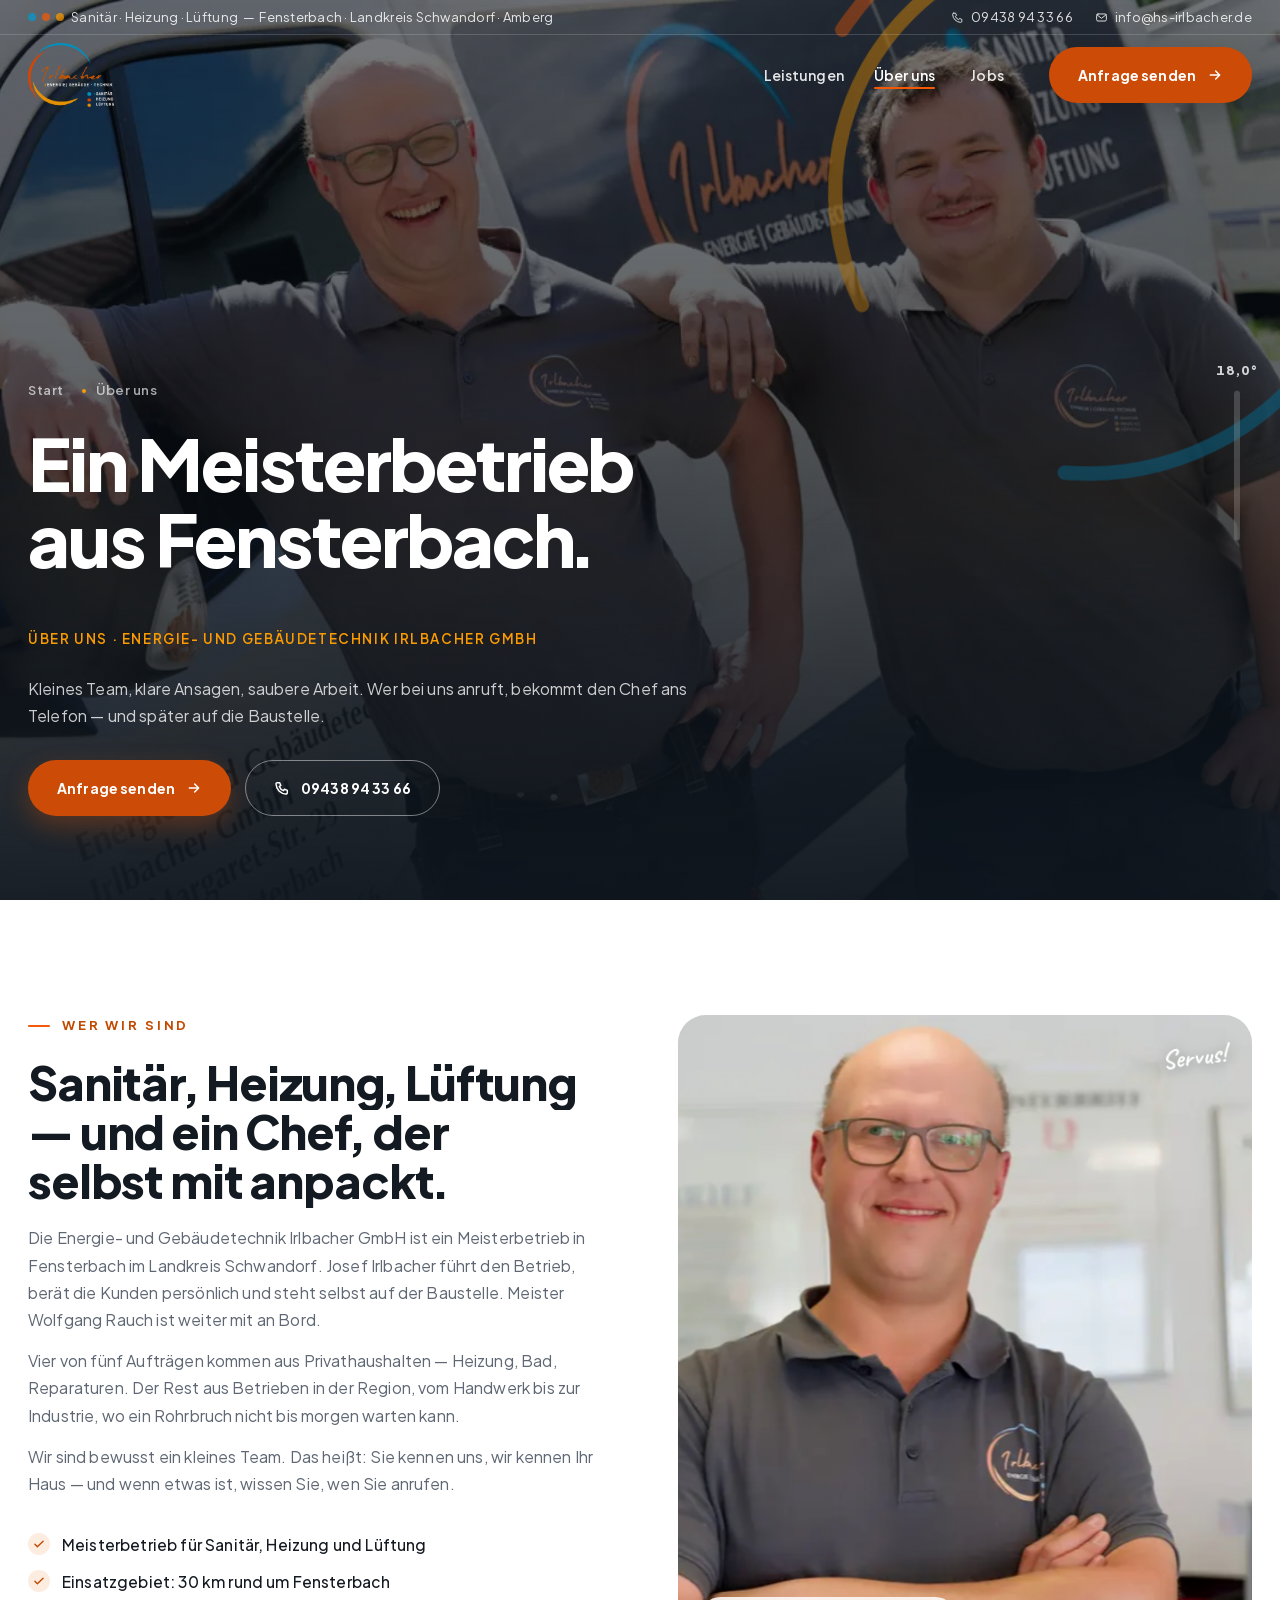
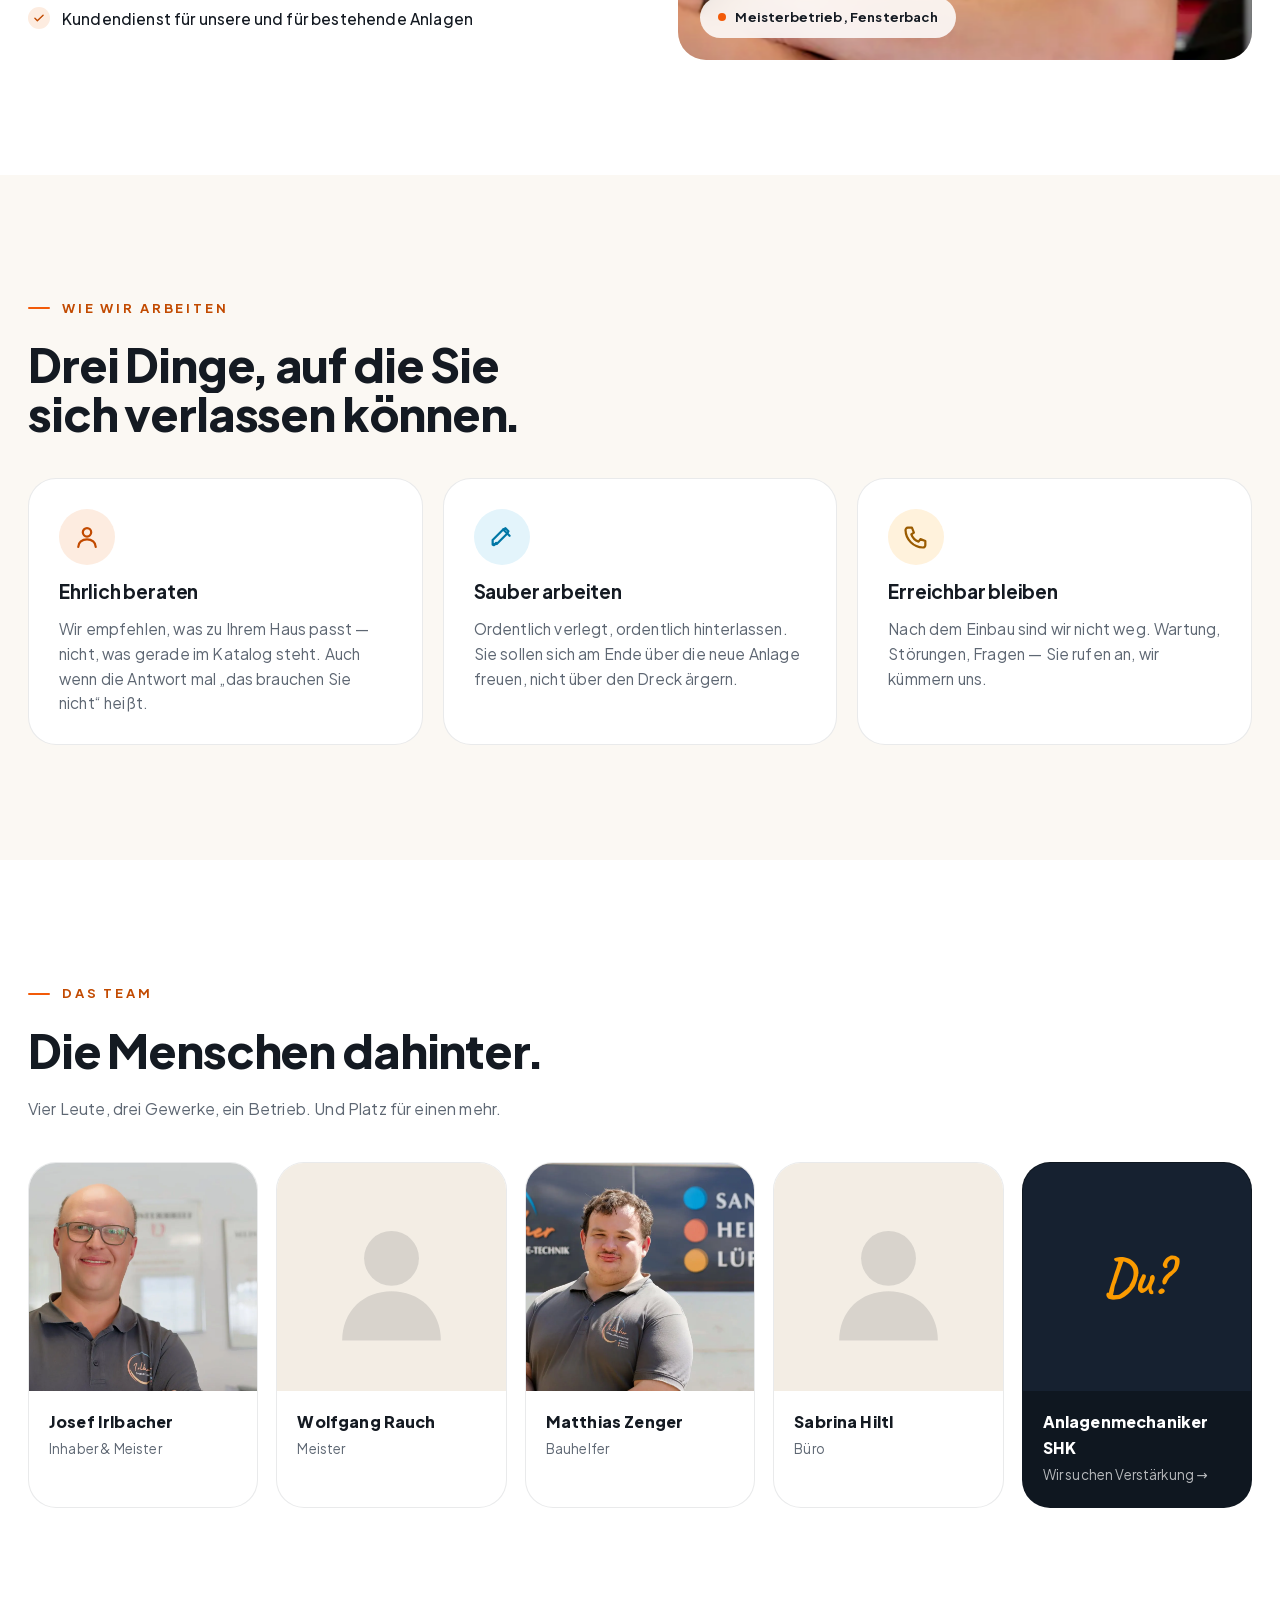
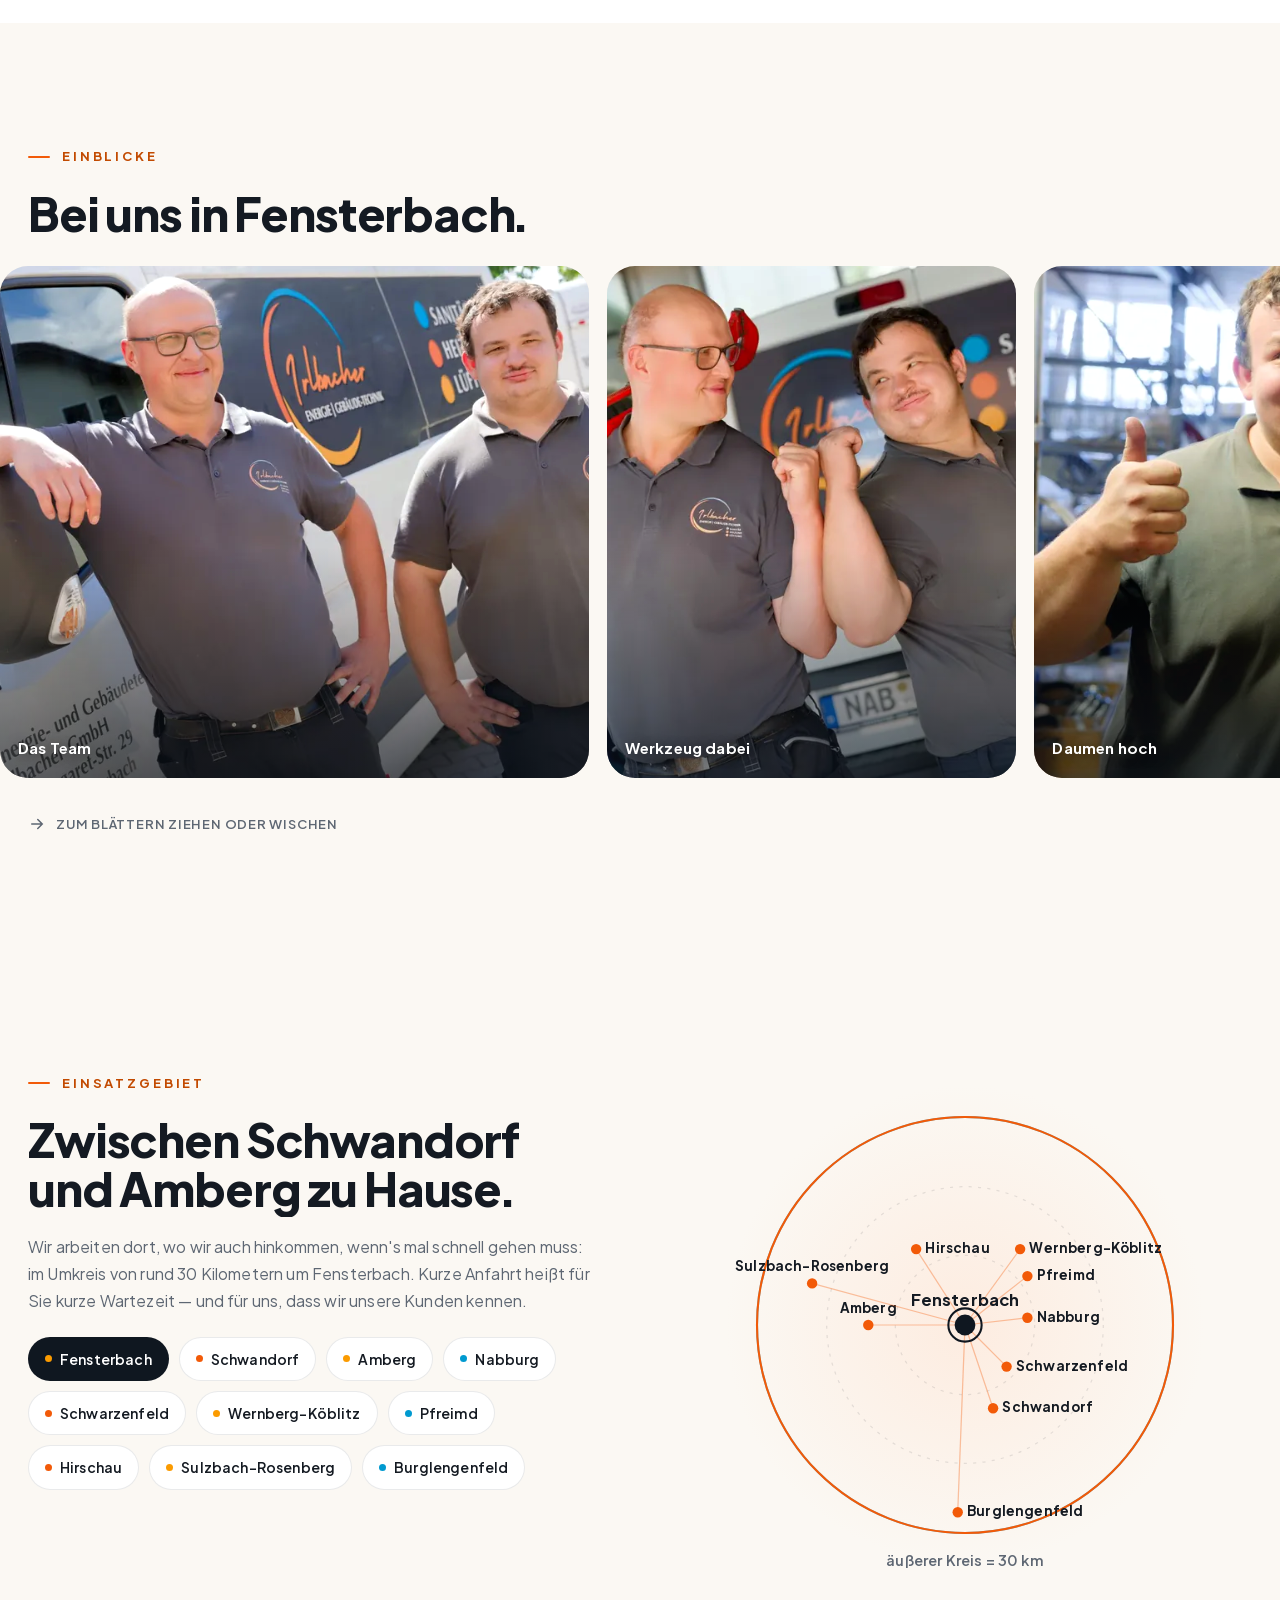
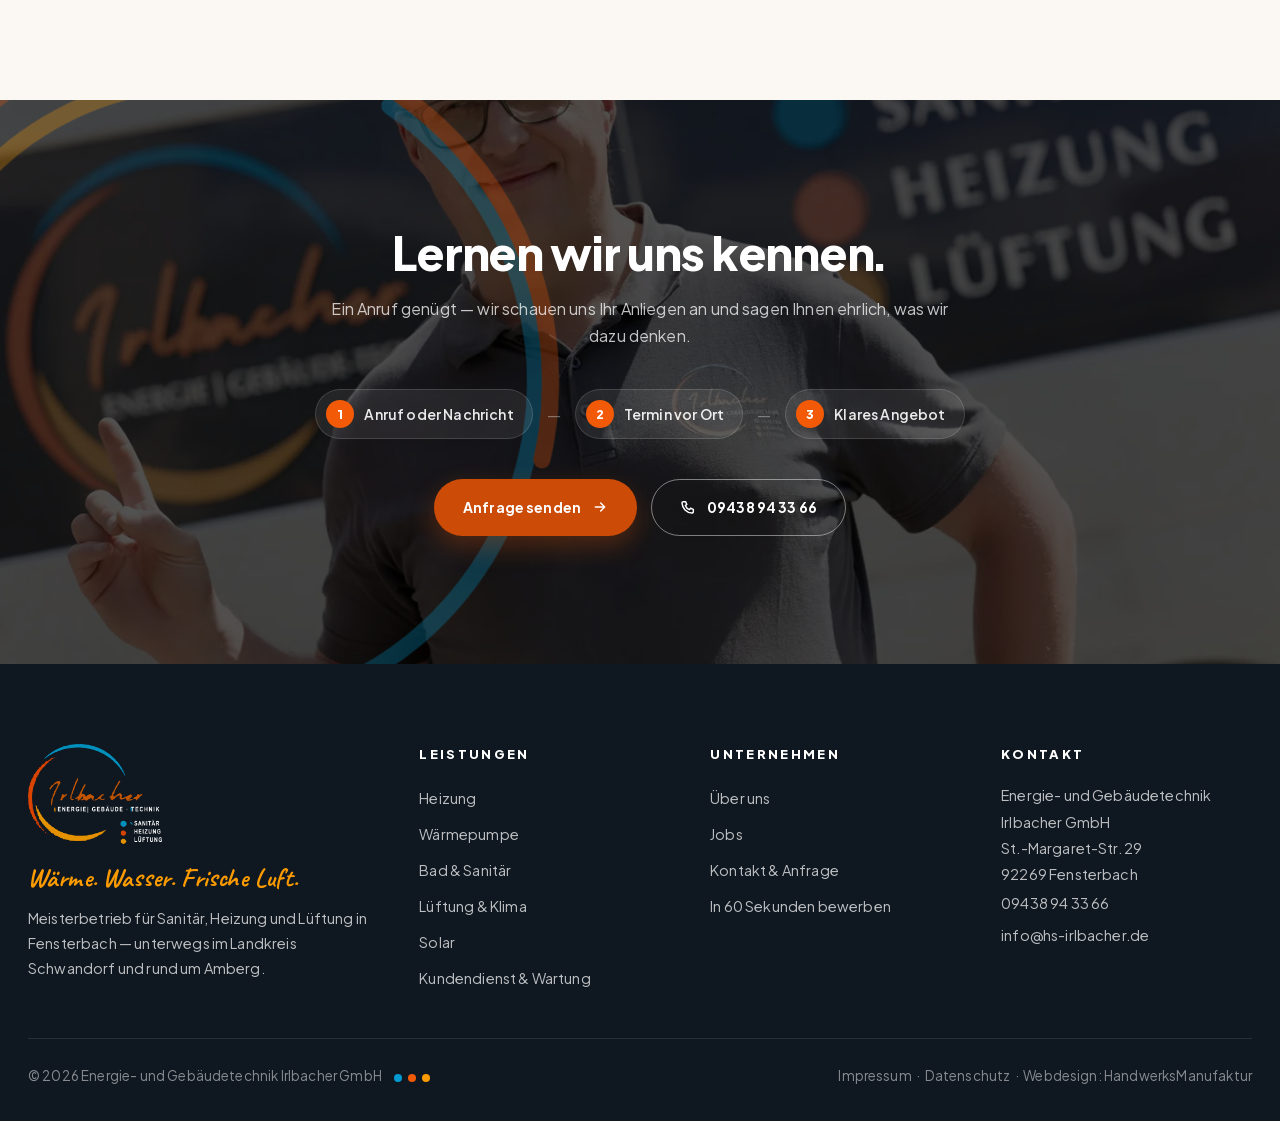
<file: ueber-uns.html>
<!DOCTYPE html>
<html lang="de" class="kein-js">
<head>
<meta charset="UTF-8">
<meta name="viewport" content="width=device-width, initial-scale=1.0">
<title>Über uns — Meisterbetrieb in Fensterbach | Irlbacher GmbH</title>
<meta name="description" content="Die Energie- und Gebäudetechnik Irlbacher GmbH aus Fensterbach: Meisterbetrieb, kleines Team, kurze Wege — für den Landkreis Schwandorf und den Raum Amberg.">
<link rel="canonical" href="https://www.hs-irlbacher.de/ueber-uns">
<meta property="og:url" content="https://www.hs-irlbacher.de/ueber-uns">
<meta property="og:title" content="Über uns — Meisterbetrieb in Fensterbach | Irlbacher GmbH">
<meta property="og:description" content="Die Energie- und Gebäudetechnik Irlbacher GmbH aus Fensterbach: Meisterbetrieb, kleines Team, kurze Wege — für den Landkreis Schwandorf und den Raum Amberg.">
<meta property="og:type" content="website">
<meta property="og:image" content="https://www.hs-irlbacher.de/assets/img/team-van.jpg">
<meta name="theme-color" content="#0F1720">
<link rel="icon" type="image/png" sizes="512x512" href="assets/img/favicon.png">
<link rel="apple-touch-icon" href="assets/img/favicon.png">
<link rel="preload" href="assets/fonts/plus-jakarta-sans-800-latin.woff2" as="font" type="font/woff2" crossorigin>  <!-- CLS 27.09.2026: Hero-Schriften vorladen, sonst rutscht der Hero beim Schriftwechsel 65 px -->
<link rel="preload" href="assets/fonts/plus-jakarta-sans-400-latin.woff2" as="font" type="font/woff2" crossorigin>
<link rel="preload" href="assets/fonts/plus-jakarta-sans-700-latin.woff2" as="font" type="font/woff2" crossorigin>
<link rel="preload" href="assets/fonts/caveat-700-latin.woff2" as="font" type="font/woff2" crossorigin>
<link rel="stylesheet" href="assets/fonts.css">
<link rel="stylesheet" href="styles.css">
<script type="application/ld+json">{"@context": "https://schema.org", "@type": ["HVACBusiness", "Plumber"], "name": "Energie- und Gebäudetechnik Irlbacher GmbH", "legalName": "Energie- und Gebäudetechnik Irlbacher GmbH", "vatID": "DE455767718", "url": "https://www.hs-irlbacher.de/", "telephone": "+49 9438 943366", "email": "info@hs-irlbacher.de", "image": "https://www.hs-irlbacher.de/assets/img/team-van.jpg", "address": {"@type": "PostalAddress", "streetAddress": "St.-Margaret-Str. 29", "postalCode": "92269", "addressLocality": "Fensterbach", "addressRegion": "Bayern", "addressCountry": "DE"}, "geo": {"@type": "GeoCoordinates", "latitude": 49.44, "longitude": 12.05}, "areaServed": [{"@type": "City", "name": "Fensterbach"}, {"@type": "City", "name": "Schwandorf"}, {"@type": "City", "name": "Amberg"}, {"@type": "City", "name": "Nabburg"}, {"@type": "City", "name": "Schwarzenfeld"}, {"@type": "City", "name": "Wernberg-Köblitz"}, {"@type": "City", "name": "Hirschau"}, {"@type": "City", "name": "Pfreimd"}], "openingHoursSpecification": [{"@type": "OpeningHoursSpecification", "dayOfWeek": ["Monday", "Tuesday", "Wednesday", "Thursday"], "opens": "07:00", "closes": "16:00"}, {"@type": "OpeningHoursSpecification", "dayOfWeek": "Friday", "opens": "07:00", "closes": "13:00"}], "knowsAbout": ["Heizung", "Wärmepumpe", "Sanitär", "Badsanierung", "Lüftung", "Klimatechnik", "Solarthermie", "Kundendienst"]}</script>
<script>try{if(sessionStorage.getItem('irl-wipe'))document.documentElement.classList.add('ankunft')}catch(e){}</script>
</head>
<body>
<div class="wipe" aria-hidden="true"></div>
<div class="thermo" aria-hidden="true"><b>18,0°</b><div class="thermo-rohr"><i></i></div></div>
<header>
  <div class="topbar"><div class="wrap">
    <span class="links"><span class="drei"><i style="background:var(--blau)"></i><i style="background:var(--orange)"></i><i style="background:var(--gelb)"></i></span>Sanitär · Heizung · Lüftung &nbsp;—&nbsp; Fensterbach · Landkreis Schwandorf · Amberg</span>
    <div class="rechts"><a href="tel:+499438943366"><svg viewBox="0 0 24 24" aria-hidden="true" class=""><path d="M5 4h3.5l1.7 4.2-2.2 1.6a10 10 0 0 0 6.2 6.2l1.6-2.2L20 15.5V19a2 2 0 0 1-2.1 2A15.5 15.5 0 0 1 3 6.1 2 2 0 0 1 5 4z"/></svg>09438 94 33 66</a><a href="mailto:info@hs-irlbacher.de"><svg viewBox="0 0 24 24" aria-hidden="true" class=""><rect x="3" y="5.5" width="18" height="13" rx="2.5"/><path d="m3.5 7 8.5 6.5L20.5 7"/></svg>info@hs-irlbacher.de</a></div>
  </div></div>
  <div class="wrap kopf">
    <a class="logo" href="./" aria-label="Energie- und Gebäudetechnik Irlbacher GmbH — Startseite"><img decoding="async" class="hell" src="assets/opt/img-logo-hell-480.webp" alt="" aria-hidden="true" width="480" height="358"><img decoding="async" class="dunkel" src="assets/opt/img-logo-480.webp" alt="Irlbacher — Energie · Gebäude · Technik, Fensterbach" width="480" height="358"></a>
    <nav class="haupt"><div class="hat-menu"><a href="leistungen">Leistungen</a><div class="drop"><div class="drop-innen"><a href="heizung"><svg viewBox="0 0 24 24" aria-hidden="true" class=""><g class="flamme"><path d="M12 3c1.2 3.2 4.5 4.8 4.5 9.3A4.5 4.5 0 0 1 7.5 12.3c0-2.2 1.1-3.3 1.3-3.6.1 1.4.8 2.5 2 2.7C10.4 8.6 10 5.8 12 3z"/></g><path d="M10.6 16.4c0 1.2.6 2 1.4 2s1.4-.8 1.4-2c0-1-.9-1.9-1.4-2.6-.5.7-1.4 1.6-1.4 2.6z"/></svg><span>Heizung</span></a><a href="waermepumpe"><svg viewBox="0 0 24 24" aria-hidden="true" class=""><path d="M10 4.5a2 2 0 0 1 4 0v9.2a4 4 0 1 1-4 0z"/><path d="M12 9v6.5"/><circle cx="12" cy="17" r="1"/></svg><span>Wärmepumpe</span></a><a href="bad-sanitaer"><svg viewBox="0 0 24 24" aria-hidden="true" class=""><path d="M12 3s6 6.6 6 11a6 6 0 0 1-12 0c0-4.4 6-11 6-11z"/><path class="welle" d="M9 14.5c.6 1.8 2 2.6 3.4 2.4"/></svg><span>Bad &amp; Sanitär</span></a><a href="lueftung-klima"><svg viewBox="0 0 24 24" aria-hidden="true" class=""><path class="luft" d="M3 8h11.5a2.75 2.75 0 1 0-2.6-3.6"/><path class="luft" d="M3 12.5h15.5a2.75 2.75 0 1 1-2.6 3.6"/><path class="luft" d="M3 17h8"/></svg><span>Lüftung &amp; Klima</span></a><a href="solar"><svg viewBox="0 0 24 24" aria-hidden="true" class=""><circle cx="12" cy="12" r="4"/><path d="M12 2.5v2.2M12 19.3v2.2M2.5 12h2.2M19.3 12h2.2M5.3 5.3l1.5 1.5M17.2 17.2l1.5 1.5M5.3 18.7l1.5-1.5M17.2 6.8l1.5-1.5"/></svg><span>Solar</span></a><a href="kundendienst-wartung"><svg viewBox="0 0 24 24" aria-hidden="true" class=""><path d="M14.5 6.5a4 4 0 0 0-5.3 4.9L3 17.6 6.4 21l6.2-6.2a4 4 0 0 0 4.9-5.3l-2.7 2.7-2-2 2.7-2.7z"/></svg><span>Kundendienst &amp; Wartung</span></a><a class="drop-alle" href="leistungen">Alle Leistungen <svg viewBox="0 0 24 24" aria-hidden="true" class=""><path d="M5 12h14M13 6l6 6-6 6"/></svg></a></div></div></div><a href="ueber-uns" class="aktiv">Über uns</a><a href="jobs">Jobs</a></nav>
    <button class="menu-knopf" aria-label="Menü" aria-expanded="false"><span></span><span></span></button>
    <a class="btn btn-orange" href="kontakt"><span>Anfrage senden</span><svg viewBox="0 0 24 24" aria-hidden="true" class=""><path d="M5 12h14M13 6l6 6-6 6"/></svg></a>
  </div>
</header>
<div class="menu-flaeche" hidden><a href="./">Start</a><a href="leistungen">Leistungen</a><div class="mob-leistungen"><a href="heizung">Heizung</a><a href="waermepumpe">Wärmepumpe</a><a href="bad-sanitaer">Bad &amp; Sanitär</a><a href="lueftung-klima">Lüftung &amp; Klima</a><a href="solar">Solar</a><a href="kundendienst-wartung">Kundendienst &amp; Wartung</a></div><a href="ueber-uns">Über uns</a><a href="jobs">Jobs</a><a class="cta" href="kontakt">Anfrage senden</a><div class="ring menu-ring"><svg viewBox="0 0 400 400" aria-hidden="true"><circle class="b" cx="200" cy="200" r="176" stroke-width="9" stroke-dasharray="464.5 1105.8" transform="rotate(-150 200 200)" data-bogen="0.42"/><circle class="o" cx="200" cy="200" r="184" stroke-width="9" stroke-dasharray="508.7 1156.1" transform="rotate(120 200 200)" data-bogen="0.44"/><circle class="g" cx="200" cy="200" r="158" stroke-width="9" stroke-dasharray="357.4 992.7" transform="rotate(60 200 200)" data-bogen="0.36"/></svg></div></div>
<div class="hero-u">
  <div class="hero-medien"><img decoding="async" srcset="assets/opt/img-josef-lachen-640.webp 640w, assets/opt/img-josef-lachen-960.webp 960w, assets/opt/img-josef-lachen-1400.webp 1400w" sizes="(max-width: 760px) 100vw, 70vw" class="foto" src="assets/opt/img-josef-lachen-1400.webp" alt="Josef Irlbacher lacht am Firmenwagen — Inhaber der Irlbacher GmbH, Fensterbach" style="--pos-d:center 25%;--pos-m:24% 22%;" width="1400" height="933"></div>
  <div class="ring"><svg viewBox="0 0 400 400" aria-hidden="true"><circle class="b" cx="200" cy="200" r="176" stroke-width="9" stroke-dasharray="464.5 1105.8" transform="rotate(-150 200 200)" data-bogen="0.42"/><circle class="o" cx="200" cy="200" r="184" stroke-width="9" stroke-dasharray="508.7 1156.1" transform="rotate(120 200 200)" data-bogen="0.44"/><circle class="g" cx="200" cy="200" r="158" stroke-width="9" stroke-dasharray="357.4 992.7" transform="rotate(60 200 200)" data-bogen="0.36"/></svg></div>
  <div class="wrap hero-inhalt">
    <nav class="krumen" aria-label="Sie sind hier"><a href="./">Start</a><i></i><span>Über uns</span></nav>
    <h1>Ein Meisterbetrieb aus&nbsp;Fensterbach.<span class="h1-ort">Über uns · Energie- und Gebäudetechnik Irlbacher GmbH</span></h1>
    <p class="sub">Kleines Team, klare Ansagen, saubere Arbeit. Wer bei uns anruft, bekommt den Chef ans Telefon — und später auf die Baustelle.</p>
    <div class="hero-cta"><a class="btn btn-orange" href="kontakt"><span>Anfrage senden</span><svg viewBox="0 0 24 24" aria-hidden="true" class=""><path d="M5 12h14M13 6l6 6-6 6"/></svg></a><a class="btn btn-linie" href="tel:+499438943366"><svg viewBox="0 0 24 24" aria-hidden="true" class=""><path d="M5 4h3.5l1.7 4.2-2.2 1.6a10 10 0 0 0 6.2 6.2l1.6-2.2L20 15.5V19a2 2 0 0 1-2.1 2A15.5 15.5 0 0 1 3 6.1 2 2 0 0 1 5 4z"/></svg><span>09438 94 33 66</span></a></div>
  </div>
</div>

<section><div class="wrap duo">
  <div class="rev"><span class="kicker">Wer wir sind</span><h2>Sanitär, Heizung, Lüftung — und ein Chef, der selbst mit&nbsp;anpackt.</h2><p class="sub" style="margin-bottom:14px">Die Energie- und Gebäudetechnik Irlbacher GmbH ist ein Meisterbetrieb in Fensterbach im Landkreis Schwandorf. Josef Irlbacher führt den Betrieb, berät die Kunden persönlich und steht selbst auf der Baustelle. Meister Wolfgang Rauch ist weiter mit an Bord.</p><p class="sub" style="margin-bottom:14px">Vier von fünf Aufträgen kommen aus Privathaushalten — Heizung, Bad, Reparaturen. Der Rest aus Betrieben in der Region, vom Handwerk bis zur Industrie, wo ein Rohrbruch nicht bis morgen warten kann.</p><p class="sub" style="margin-bottom:14px">Wir sind bewusst ein kleines Team. Das heißt: Sie kennen uns, wir kennen Ihr Haus — und wenn etwas ist, wissen Sie, wen Sie anrufen.</p>
  <ul class="haken"><li><svg viewBox="0 0 24 24" aria-hidden="true" class=""><path d="m5 12.5 4.2 4.2L19 7.2"/></svg>Meisterbetrieb für Sanitär, Heizung und Lüftung</li><li><svg viewBox="0 0 24 24" aria-hidden="true" class=""><path d="m5 12.5 4.2 4.2L19 7.2"/></svg>Einsatzgebiet: 30 km rund um Fensterbach</li><li><svg viewBox="0 0 24 24" aria-hidden="true" class=""><path d="m5 12.5 4.2 4.2L19 7.2"/></svg>Kundendienst für unsere und für bestehende Anlagen</li></ul></div>
  <div class="duo-bild rev iris para"><div class="duo-marke"><i></i>Meisterbetrieb, Fensterbach</div><span class="duo-hand">Servus!</span><img decoding="async" srcset="assets/opt/img-josef-meisterbrief-640.webp 640w, assets/opt/img-josef-meisterbrief-960.webp 960w, assets/opt/img-josef-meisterbrief-1400.webp 1400w" sizes="(max-width: 760px) 100vw, 70vw" class="foto" src="assets/opt/img-josef-meisterbrief-1400.webp" alt="Josef Irlbacher vor den Meisterbriefen im Büro — Energie- und Gebäudetechnik Irlbacher GmbH, Fensterbach" width="1400" height="933"></div>
</div></section>
<section class="creme"><div class="wrap">
  <div class="rev" style="max-width:62ch;margin-bottom:40px"><span class="kicker">Wie wir arbeiten</span><h2>Drei Dinge, auf die Sie sich verlassen&nbsp;können.</h2></div>
  <div class="karten"><div class="karte rev rev-0 "><div class="karte-icon"><svg viewBox="0 0 24 24" aria-hidden="true" class=""><circle cx="12" cy="8" r="3.6"/><path d="M4.5 20.5c0-4 3.4-6.5 7.5-6.5s7.5 2.5 7.5 6.5"/></svg></div><h3>Ehrlich&nbsp;beraten</h3><p>Wir empfehlen, was zu Ihrem Haus passt — nicht, was gerade im Katalog steht. Auch wenn die Antwort mal „das brauchen Sie nicht“ heißt.</p></div><div class="karte rev rev-1 blau"><div class="karte-icon"><svg viewBox="0 0 24 24" aria-hidden="true" class=""><path d="M4 14.5 13 5.5l2-1 2.5 2.5-1 2-9 9-3.5.5z"/><path d="m13 5.5 5.5 5.5M5 19l2-2"/></svg></div><h3>Sauber&nbsp;arbeiten</h3><p>Ordentlich verlegt, ordentlich hinterlassen. Sie sollen sich am Ende über die neue Anlage freuen, nicht über den Dreck ärgern.</p></div><div class="karte rev rev-2 gelb"><div class="karte-icon"><svg viewBox="0 0 24 24" aria-hidden="true" class=""><path d="M5 4h3.5l1.7 4.2-2.2 1.6a10 10 0 0 0 6.2 6.2l1.6-2.2L20 15.5V19a2 2 0 0 1-2.1 2A15.5 15.5 0 0 1 3 6.1 2 2 0 0 1 5 4z"/></svg></div><h3>Erreichbar&nbsp;bleiben</h3><p>Nach dem Einbau sind wir nicht weg. Wartung, Störungen, Fragen — Sie rufen an, wir kümmern uns.</p></div></div>
</div></section>
<section><div class="wrap">
  <div class="rev" style="max-width:62ch;margin-bottom:40px"><span class="kicker">Das Team</span><h2>Die Menschen&nbsp;dahinter.</h2><p class="sub">Vier Leute, drei Gewerke, ein Betrieb. Und Platz für einen mehr.</p></div>
  <div class="team"><div class="person rev rev-0"><div class="bild"><img fetchpriority="low" decoding="async" srcset="assets/opt/img-kopf-josef-640.webp 640w, assets/opt/img-kopf-josef-900.webp 900w" sizes="(max-width: 760px) 100vw, 70vw" src="assets/opt/img-kopf-josef-900.webp" alt="Josef Irlbacher, Inhaber und Meister — Irlbacher GmbH, Fensterbach" width="900" height="900"></div><div class="text"><b>Josef Irlbacher</b><span>Inhaber &amp; Meister</span></div></div><div class="person rev rev-1"><div class="bild"><svg viewBox="0 0 100 100" aria-hidden="true"><circle cx="50" cy="36" r="20"/><path d="M14 96c0-22 16-36 36-36s36 14 36 36z"/></svg></div><div class="text"><b>Wolfgang Rauch</b><span>Meister</span></div></div><div class="person rev rev-2"><div class="bild"><img fetchpriority="low" decoding="async" srcset="assets/opt/img-kopf-matthias-640.webp 640w, assets/opt/img-kopf-matthias-900.webp 900w" sizes="(max-width: 760px) 100vw, 70vw" src="assets/opt/img-kopf-matthias-900.webp" alt="Matthias Zenger — Irlbacher GmbH, Fensterbach" width="900" height="900"></div><div class="text"><b>Matthias Zenger</b><span>Bauhelfer</span></div></div><div class="person rev rev-3"><div class="bild"><svg viewBox="0 0 100 100" aria-hidden="true"><circle cx="50" cy="36" r="20"/><path d="M14 96c0-22 16-36 36-36s36 14 36 36z"/></svg></div><div class="text"><b>Sabrina Hiltl</b><span>Büro</span></div></div><a class="person du rev rev-4" href="jobs"><div class="bild"><b>Du?</b></div><div class="text"><b>Anlagenmechaniker SHK</b><span>Wir suchen Verstärkung →</span></div></a></div>
</div></section>
<section class="creme"><div class="wrap">
  <div class="rev" style="max-width:62ch;margin-bottom:10px"><span class="kicker">Einblicke</span><h2>Bei uns in&nbsp;Fensterbach.</h2></div>
  <div class="lauf"><div class="lauf-item breit"><img data-kso-lauf fetchpriority="low" srcset="assets/opt/img-team-seite-640.webp 640w, assets/opt/img-team-seite-960.webp 960w, assets/opt/img-team-seite-1400.webp 1400w" sizes="(max-width: 760px) 100vw, 70vw" class="foto" src="assets/opt/img-team-seite-1400.webp" alt="Josef Irlbacher und Matthias Zenger am Firmenwagen — Irlbacher GmbH, Fensterbach" decoding="async" width="1400" height="933"><b>Das Team</b></div><div class="lauf-item"><img data-kso-lauf fetchpriority="low" srcset="assets/opt/img-team-zange-b-640.webp 640w, assets/opt/img-team-zange-b-960.webp 960w, assets/opt/img-team-zange-b-1400.webp 1400w" sizes="(max-width: 760px) 100vw, 70vw" class="foto" src="assets/opt/img-team-zange-b-1400.webp" alt="Josef Irlbacher und Matthias Zenger mit Rohrzange vor dem Firmenwagen — Irlbacher GmbH, Fensterbach" decoding="async" width="1400" height="934"><b>Werkzeug dabei</b></div><div class="lauf-item"><img data-kso-lauf fetchpriority="low" srcset="assets/opt/img-matthias-daumen-640.webp 640w, assets/opt/img-matthias-daumen-960.webp 960w, assets/opt/img-matthias-daumen-1400.webp 1400w" sizes="(max-width: 760px) 100vw, 70vw" class="foto" src="assets/opt/img-matthias-daumen-1400.webp" alt="Matthias Zenger im Firmenwagen — Irlbacher GmbH, Fensterbach" decoding="async" width="1400" height="934"><b>Daumen hoch</b></div><div class="lauf-item"><img data-kso-lauf fetchpriority="low" srcset="assets/opt/img-josef-zange-640.webp 640w, assets/opt/img-josef-zange-960.webp 960w, assets/opt/img-josef-zange-1400.webp 1400w" sizes="(max-width: 760px) 100vw, 70vw" class="foto" src="assets/opt/img-josef-zange-1400.webp" alt="Josef Irlbacher mit Rohrzange — Irlbacher GmbH, Fensterbach" decoding="async" width="1400" height="934"><b>Der Chef</b></div><div class="lauf-item"><img data-kso-lauf fetchpriority="low" srcset="assets/opt/img-team-laderaum-640.webp 640w, assets/opt/img-team-laderaum-960.webp 960w, assets/opt/img-team-laderaum-1067.webp 1067w" sizes="(max-width: 760px) 100vw, 70vw" class="foto" src="assets/opt/img-team-laderaum-1067.webp" alt="Matthias Zenger im Laderaum des Firmenwagens — Irlbacher GmbH, Fensterbach" decoding="async" width="1067" height="1600"><b>Alles an Bord</b></div><div class="lauf-item breit"><img data-kso-lauf fetchpriority="low" srcset="assets/opt/img-team-sitzen-640.webp 640w, assets/opt/img-team-sitzen-960.webp 960w, assets/opt/img-team-sitzen-1400.webp 1400w" sizes="(max-width: 760px) 100vw, 70vw" class="foto" src="assets/opt/img-team-sitzen-1400.webp" alt="Josef Irlbacher und Matthias Zenger sitzen im Firmenwagen — Irlbacher GmbH, Fensterbach" decoding="async" width="1400" height="933"><b>Feierabend</b></div><div class="lauf-item"><img data-kso-lauf fetchpriority="low" srcset="assets/opt/img-matthias-sackkarre-640.webp 640w, assets/opt/img-matthias-sackkarre-960.webp 960w, assets/opt/img-matthias-sackkarre-1400.webp 1400w" sizes="(max-width: 760px) 100vw, 70vw" class="foto" src="assets/opt/img-matthias-sackkarre-1400.webp" alt="Matthias Zenger auf der Sackkarre — Irlbacher GmbH, Fensterbach" decoding="async" width="1400" height="934"><b>Kurze Pause</b></div><div class="lauf-item"><img data-kso-lauf fetchpriority="low" srcset="assets/opt/img-josef-leiter-640.webp 640w, assets/opt/img-josef-leiter-960.webp 960w, assets/opt/img-josef-leiter-1067.webp 1067w" sizes="(max-width: 760px) 100vw, 70vw" class="foto" src="assets/opt/img-josef-leiter-1067.webp" alt="Josef Irlbacher mit Leiter — Irlbacher GmbH, Fensterbach" decoding="async" width="1067" height="1600"><b>Auf zur Baustelle</b></div></div>
  <div class="lauf-hinweis"><svg viewBox="0 0 24 24" aria-hidden="true" class=""><path d="M5 12h14M13 6l6 6-6 6"/></svg> Zum Blättern ziehen oder wischen</div>
</div></section>
<section class="creme"><div class="wrap region">
  <div class="rev"><span class="kicker">Einsatzgebiet</span><h2>Zwischen Schwandorf und Amberg zu&nbsp;Hause.</h2><p class="sub" style="margin-bottom:18px">Wir arbeiten dort, wo wir auch hinkommen, wenn's mal schnell gehen muss: im Umkreis von rund 30 Kilometern um Fensterbach. Kurze Anfahrt heißt für Sie kurze Wartezeit — und für uns, dass wir unsere Kunden kennen.</p>
  <div class="chips"><span class="mitte">Fensterbach</span><span>Schwandorf</span><span>Amberg</span><span>Nabburg</span><span>Schwarzenfeld</span><span>Wernberg-Köblitz</span><span>Pfreimd</span><span>Hirschau</span><span>Sulzbach-Rosenberg</span><span>Burglengenfeld</span></div></div>
  <div class="radar rev"><svg viewBox="0 0 500 500"><defs><radialGradient id="rg"><stop offset="0" stop-color="#FDECE0"/><stop offset="1" stop-color="#FDECE0" stop-opacity="0"/></radialGradient></defs><circle cx="250" cy="250" r="230" fill="url(#rg)"/><circle class="kreis" cx="250" cy="250" r="67"/><circle class="kreis" cx="250" cy="250" r="133"/><circle class="kreis voll" cx="250" cy="250" r="200"/><circle class="puls" cx="250" cy="250" r="200"/><line class="strahl" x1="250" y1="250" x2="277" y2="330"/><circle class="ort" cx="277" cy="330" r="5"/><text x="286" y="334">Schwandorf</text><line class="strahl" x1="250" y1="250" x2="157" y2="250"/><circle class="ort" cx="157" cy="250" r="5"/><text x="157" y="238" text-anchor="middle">Amberg</text><line class="strahl" x1="250" y1="250" x2="310" y2="243"/><circle class="ort" cx="310" cy="243" r="5"/><text x="319" y="247">Nabburg</text><line class="strahl" x1="250" y1="250" x2="290" y2="290"/><circle class="ort" cx="290" cy="290" r="5"/><text x="299" y="294">Schwarzenfeld</text><line class="strahl" x1="250" y1="250" x2="303" y2="177"/><circle class="ort" cx="303" cy="177" r="5"/><text x="312" y="181">Wernberg-Köblitz</text><line class="strahl" x1="250" y1="250" x2="203" y2="177"/><circle class="ort" cx="203" cy="177" r="5"/><text x="212" y="181">Hirschau</text><line class="strahl" x1="250" y1="250" x2="103" y2="210"/><circle class="ort" cx="103" cy="210" r="5"/><text x="103" y="198" text-anchor="middle">Sulzbach-Rosenberg</text><line class="strahl" x1="250" y1="250" x2="243" y2="430"/><circle class="ort" cx="243" cy="430" r="5"/><text x="252" y="434">Burglengenfeld</text><line class="strahl" x1="250" y1="250" x2="310" y2="203"/><circle class="ort" cx="310" cy="203" r="5"/><text x="319" y="207">Pfreimd</text><circle class="mitte" cx="250" cy="250" r="10"/><circle cx="250" cy="250" r="16" fill="none" stroke="#0F1720" stroke-width="2"/><text x="250" y="232" text-anchor="middle" class="radar-mitte">Fensterbach</text><text x="250" y="482" text-anchor="middle" class="radar-fuss">äußerer Kreis = 30 km</text></svg></div>
</div></section>
<div class="cta">
  <div class="cta-bg" style="background-image:url('assets/opt/img-josef-zeigt-1400.webp')"></div>
  <div class="ring"><svg viewBox="0 0 400 400" aria-hidden="true"><circle class="b" cx="200" cy="200" r="176" stroke-width="9" stroke-dasharray="464.5 1105.8" transform="rotate(-150 200 200)" data-bogen="0.42"/><circle class="o" cx="200" cy="200" r="184" stroke-width="9" stroke-dasharray="508.7 1156.1" transform="rotate(120 200 200)" data-bogen="0.44"/><circle class="g" cx="200" cy="200" r="158" stroke-width="9" stroke-dasharray="357.4 992.7" transform="rotate(60 200 200)" data-bogen="0.36"/></svg></div>
  <div class="wrap rev">
    <h2>Lernen wir uns&nbsp;kennen.</h2>
    <p class="sub">Ein Anruf genügt — wir schauen uns Ihr Anliegen an und sagen Ihnen ehrlich, was wir dazu denken.</p>
    <div class="cta-schritte"><b><i>1</i>Anruf oder Nachricht</b><em>—</em><b><i>2</i>Termin vor Ort</b><em>—</em><b><i>3</i>Klares Angebot</b></div>
    <div class="cta-knoepfe"><a class="btn btn-orange" href="kontakt"><span>Anfrage senden</span><svg viewBox="0 0 24 24" aria-hidden="true" class=""><path d="M5 12h14M13 6l6 6-6 6"/></svg></a><a class="btn btn-linie" href="tel:+499438943366"><svg viewBox="0 0 24 24" aria-hidden="true" class=""><path d="M5 4h3.5l1.7 4.2-2.2 1.6a10 10 0 0 0 6.2 6.2l1.6-2.2L20 15.5V19a2 2 0 0 1-2.1 2A15.5 15.5 0 0 1 3 6.1 2 2 0 0 1 5 4z"/></svg><span>09438 94 33 66</span></a></div>
  </div>
</div>

<footer>
  <div class="ring"><svg viewBox="0 0 400 400" aria-hidden="true"><circle class="b" cx="200" cy="200" r="176" stroke-width="9" stroke-dasharray="464.5 1105.8" transform="rotate(-150 200 200)" data-bogen="0.42"/><circle class="o" cx="200" cy="200" r="184" stroke-width="9" stroke-dasharray="508.7 1156.1" transform="rotate(120 200 200)" data-bogen="0.44"/><circle class="g" cx="200" cy="200" r="158" stroke-width="9" stroke-dasharray="357.4 992.7" transform="rotate(60 200 200)" data-bogen="0.36"/></svg></div>
  <div class="wrap">
    <div class="footer-raster">
      <div>
        <div class="footer-logo"><img fetchpriority="low" decoding="async" src="assets/opt/img-logo-hell-480.webp" alt="Energie- und Gebäudetechnik Irlbacher GmbH" width="480" height="358"></div>
        <div class="footer-claim">Wärme. Wasser. Frische Luft.</div>
        <p class="footer-text">Meisterbetrieb für Sanitär, Heizung und Lüftung in Fensterbach — unterwegs im Landkreis Schwandorf und rund um Amberg.</p>
      </div>
      <div><div class="footer-titel">Leistungen</div><nav><a href="heizung">Heizung</a><a href="waermepumpe">Wärmepumpe</a><a href="bad-sanitaer">Bad &amp; Sanitär</a><a href="lueftung-klima">Lüftung &amp; Klima</a><a href="solar">Solar</a><a href="kundendienst-wartung">Kundendienst &amp; Wartung</a></nav></div>
      <div><div class="footer-titel">Unternehmen</div><nav><a href="ueber-uns">Über uns</a><a href="jobs">Jobs</a><a href="kontakt">Kontakt &amp; Anfrage</a><a href="https://irlbacher-gmbh.perspectivefunnel.com/anlagenmechaniker/" target="_blank" rel="noopener">In 60 Sekunden bewerben</a></nav></div>
      <div><div class="footer-titel">Kontakt</div><div class="footer-adresse">Energie- und Gebäudetechnik Irlbacher GmbH<br>St.-Margaret-Str. 29<br>92269 Fensterbach<br><a href="tel:+499438943366">09438 94 33 66</a><br><a href="mailto:info@hs-irlbacher.de">info@hs-irlbacher.de</a></div></div>
    </div>
    <div class="footer-unten">
      <div>© 2026 Energie- und Gebäudetechnik Irlbacher GmbH <span class="footer-drei"><i style="background:var(--blau)"></i><i style="background:var(--orange)"></i><i style="background:var(--gelb)"></i></span></div>
      <div><a href="impressum">Impressum</a> &nbsp;·&nbsp; <a href="datenschutz">Datenschutz</a> &nbsp;·&nbsp; <a href="https://handwerksmanufaktur.digital" target="_blank" rel="noopener">Webdesign: HandwerksManufaktur</a></div>
    </div>
  </div>
</footer>
<script src="main.js"></script>
</body>
</html>
</file>
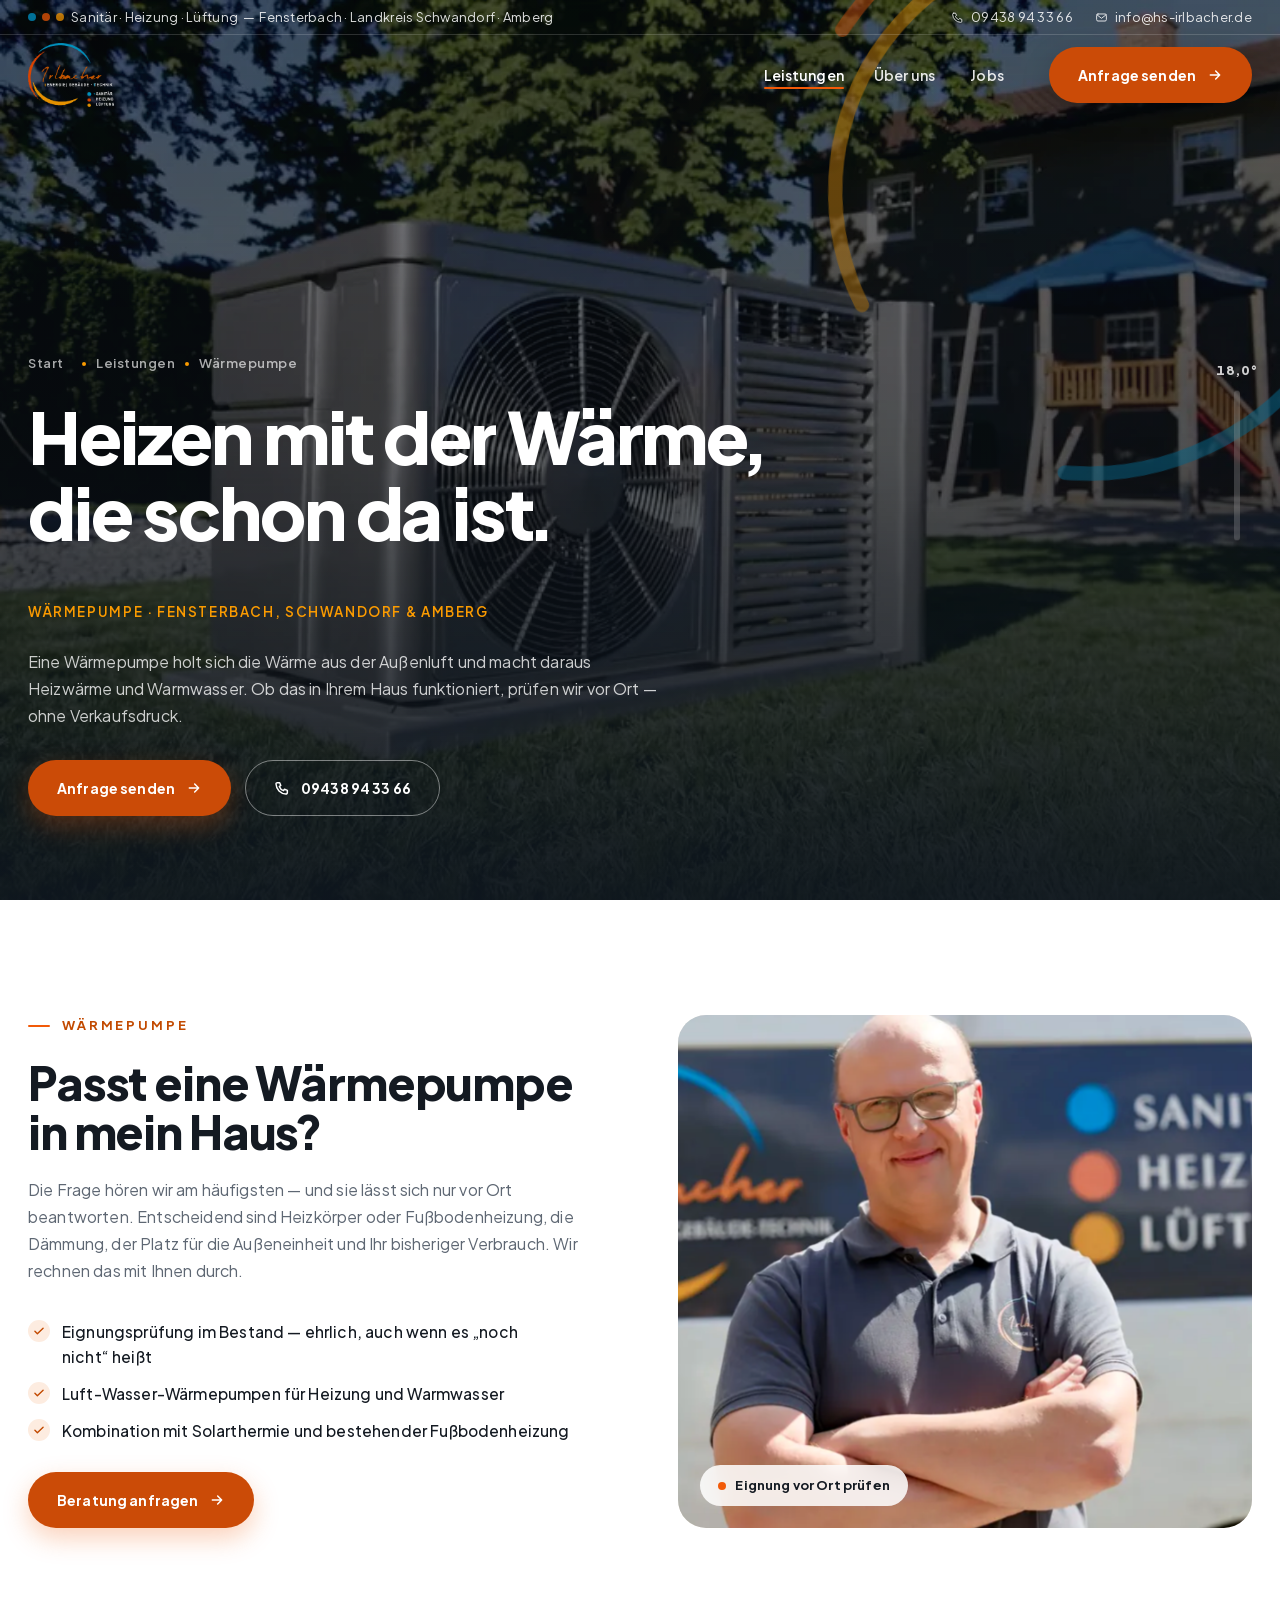
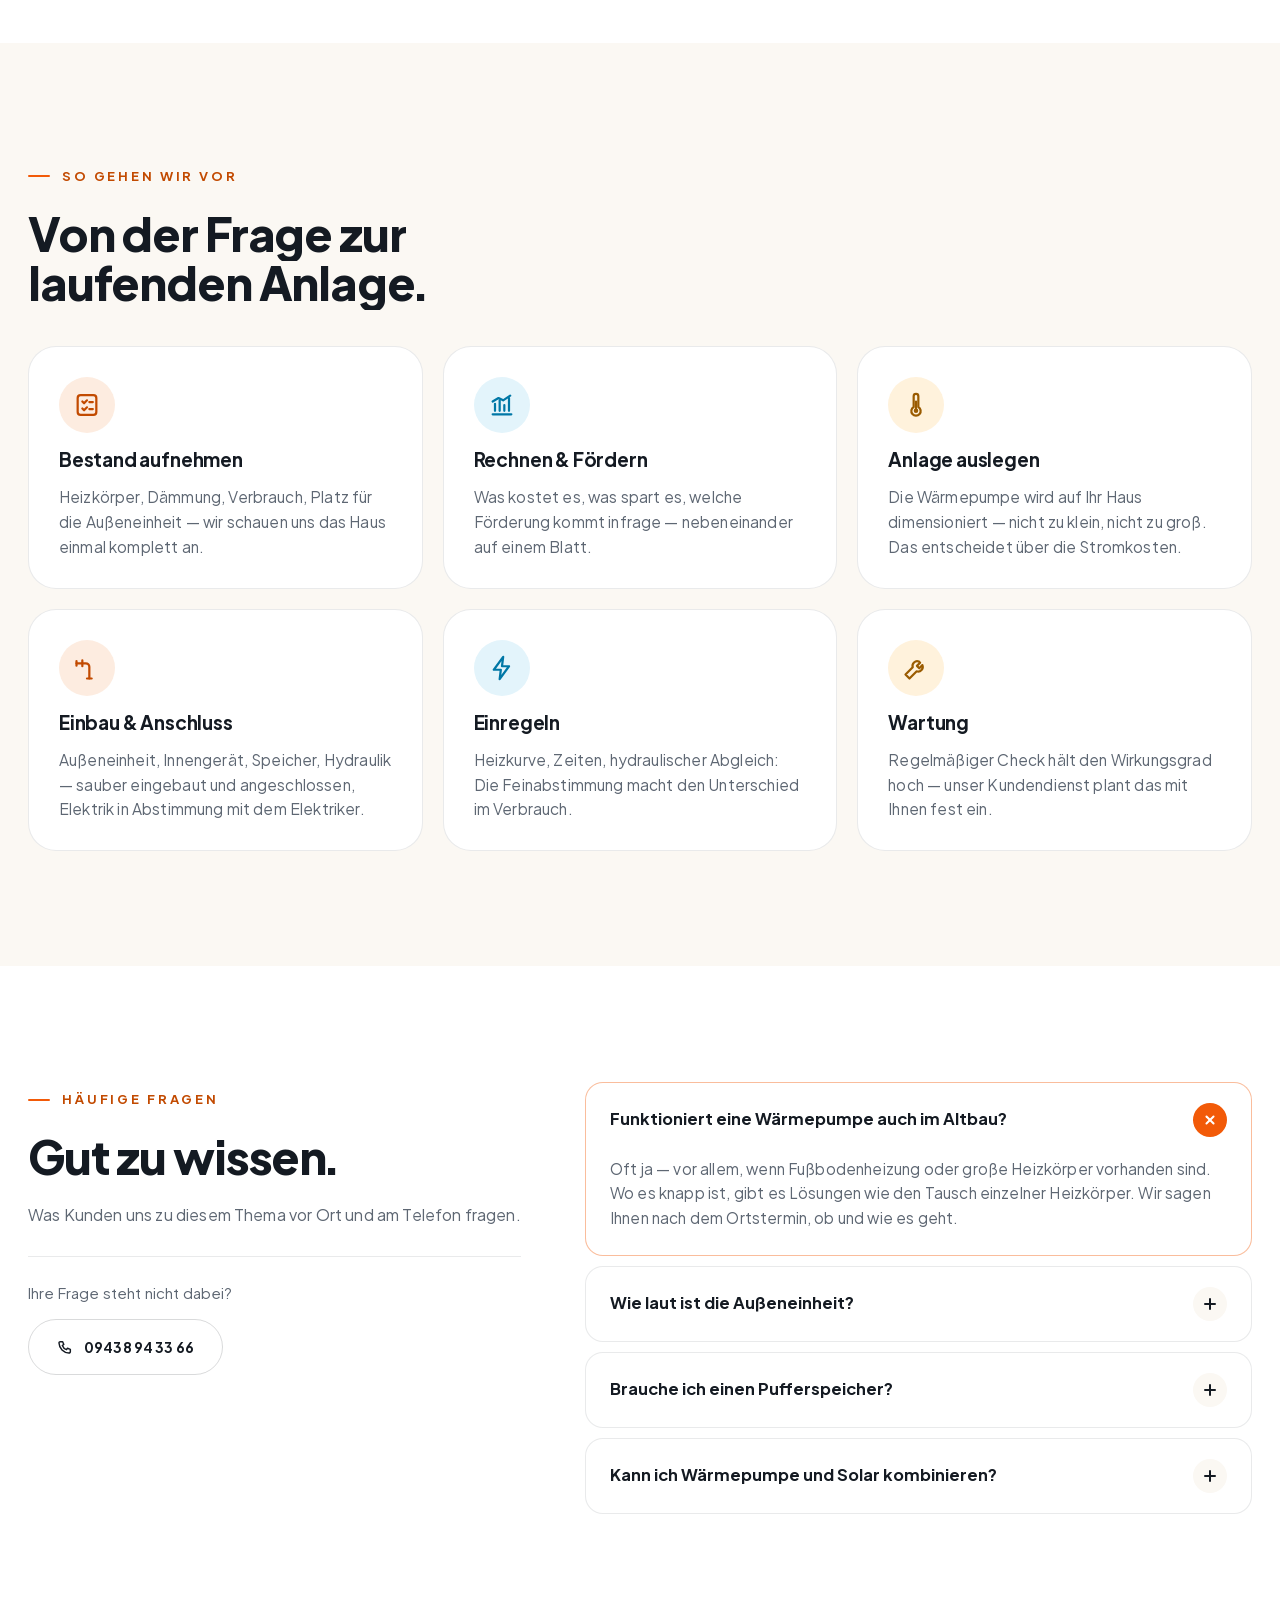
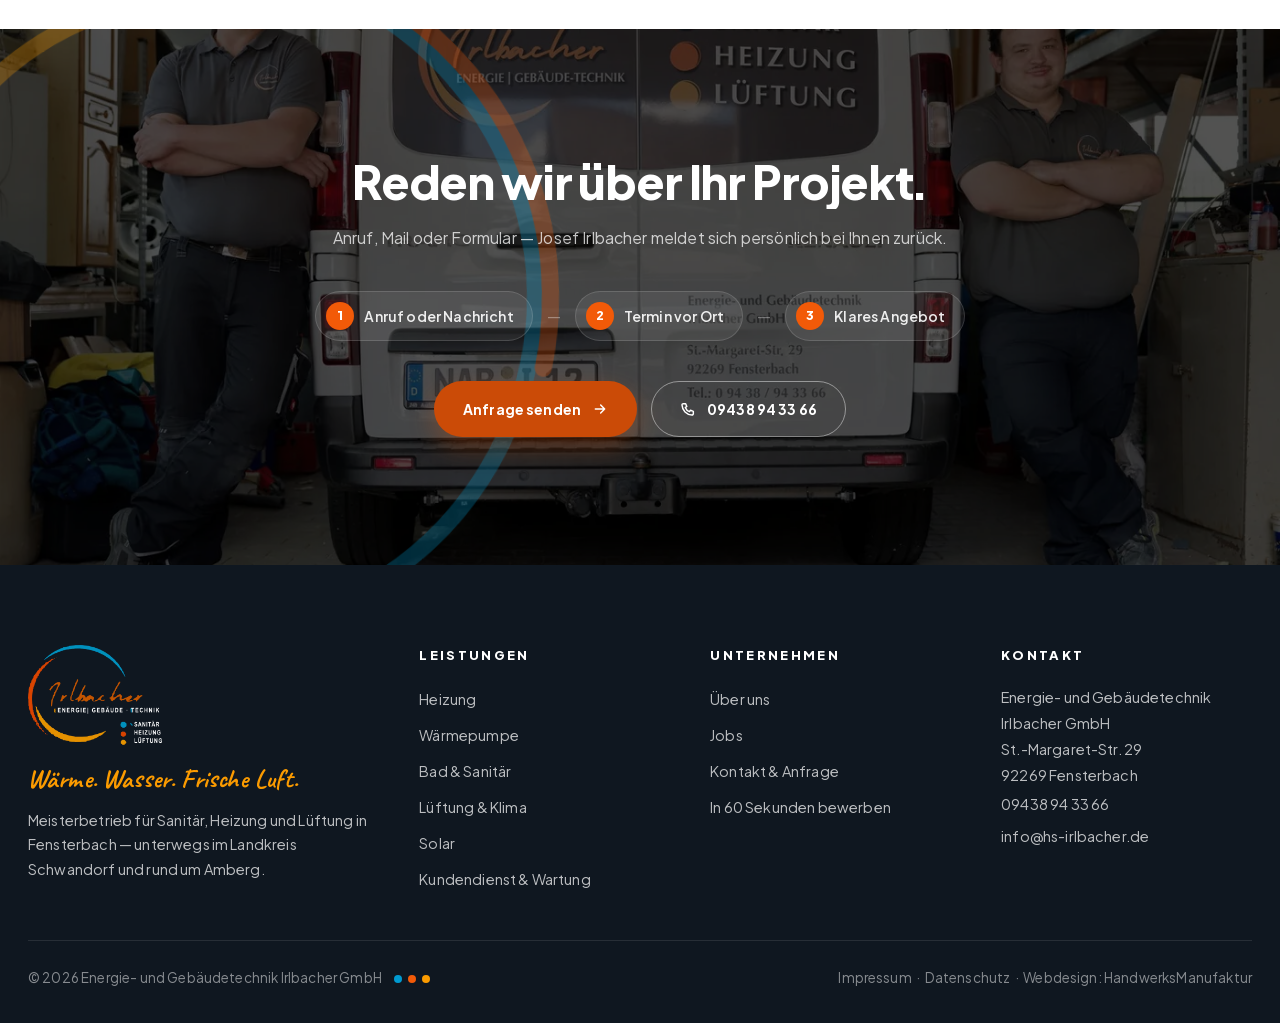
<file: waermepumpe.html>
<!DOCTYPE html>
<html lang="de" class="kein-js">
<head>
<meta charset="UTF-8">
<meta name="viewport" content="width=device-width, initial-scale=1.0">
<title>Wärmepumpe in Fensterbach & Schwandorf | Irlbacher</title>
<meta name="description" content="Luft-Wasser-Wärmepumpe für Neubau und Bestand: Eignung prüfen, planen, einbauen — vom Meisterbetrieb Irlbacher in Fensterbach bei Schwandorf.">
<link rel="canonical" href="https://www.hs-irlbacher.de/waermepumpe">
<meta property="og:url" content="https://www.hs-irlbacher.de/waermepumpe">
<meta property="og:title" content="Wärmepumpe in Fensterbach & Schwandorf | Irlbacher">
<meta property="og:description" content="Luft-Wasser-Wärmepumpe für Neubau und Bestand: Eignung prüfen, planen, einbauen — vom Meisterbetrieb Irlbacher in Fensterbach bei Schwandorf.">
<meta property="og:type" content="website">
<meta property="og:image" content="https://www.hs-irlbacher.de/assets/img/team-van.jpg">
<meta name="theme-color" content="#0F1720">
<link rel="icon" type="image/png" sizes="512x512" href="assets/img/favicon.png">
<link rel="apple-touch-icon" href="assets/img/favicon.png">
<link rel="preload" href="assets/fonts/plus-jakarta-sans-800-latin.woff2" as="font" type="font/woff2" crossorigin>  <!-- CLS 27.09.2026: Hero-Schriften vorladen, sonst rutscht der Hero beim Schriftwechsel 65 px -->
<link rel="preload" href="assets/fonts/plus-jakarta-sans-400-latin.woff2" as="font" type="font/woff2" crossorigin>
<link rel="preload" href="assets/fonts/plus-jakarta-sans-700-latin.woff2" as="font" type="font/woff2" crossorigin>
<link rel="preload" href="assets/fonts/caveat-700-latin.woff2" as="font" type="font/woff2" crossorigin>
<link rel="stylesheet" href="assets/fonts.css">
<link rel="stylesheet" href="styles.css">
<script type="application/ld+json">{"@context": "https://schema.org", "@type": ["HVACBusiness", "Plumber"], "name": "Energie- und Gebäudetechnik Irlbacher GmbH", "legalName": "Energie- und Gebäudetechnik Irlbacher GmbH", "vatID": "DE455767718", "url": "https://www.hs-irlbacher.de/", "telephone": "+49 9438 943366", "email": "info@hs-irlbacher.de", "image": "https://www.hs-irlbacher.de/assets/img/team-van.jpg", "address": {"@type": "PostalAddress", "streetAddress": "St.-Margaret-Str. 29", "postalCode": "92269", "addressLocality": "Fensterbach", "addressRegion": "Bayern", "addressCountry": "DE"}, "geo": {"@type": "GeoCoordinates", "latitude": 49.44, "longitude": 12.05}, "areaServed": [{"@type": "City", "name": "Fensterbach"}, {"@type": "City", "name": "Schwandorf"}, {"@type": "City", "name": "Amberg"}, {"@type": "City", "name": "Nabburg"}, {"@type": "City", "name": "Schwarzenfeld"}, {"@type": "City", "name": "Wernberg-Köblitz"}, {"@type": "City", "name": "Hirschau"}, {"@type": "City", "name": "Pfreimd"}], "openingHoursSpecification": [{"@type": "OpeningHoursSpecification", "dayOfWeek": ["Monday", "Tuesday", "Wednesday", "Thursday"], "opens": "07:00", "closes": "16:00"}, {"@type": "OpeningHoursSpecification", "dayOfWeek": "Friday", "opens": "07:00", "closes": "13:00"}], "knowsAbout": ["Heizung", "Wärmepumpe", "Sanitär", "Badsanierung", "Lüftung", "Klimatechnik", "Solarthermie", "Kundendienst"]}</script><script type="application/ld+json">{"@context": "https://schema.org", "@type": "FAQPage", "mainEntity": [{"@type": "Question", "name": "Funktioniert eine Wärmepumpe auch im Altbau?", "acceptedAnswer": {"@type": "Answer", "text": "Oft ja — vor allem, wenn Fußbodenheizung oder große Heizkörper vorhanden sind. Wo es knapp ist, gibt es Lösungen wie den Tausch einzelner Heizkörper. Wir sagen Ihnen nach dem Ortstermin, ob und wie es geht."}}, {"@type": "Question", "name": "Wie laut ist die Außeneinheit?", "acceptedAnswer": {"@type": "Answer", "text": "Moderne Geräte laufen leise, der Aufstellort entscheidet trotzdem: Wir planen ihn so, dass weder Sie noch die Nachbarn gestört werden und die Abstände eingehalten sind."}}, {"@type": "Question", "name": "Brauche ich einen Pufferspeicher?", "acceptedAnswer": {"@type": "Answer", "text": "Das hängt von der Anlage und vom Haus ab. Wir legen die Hydraulik so aus, dass die Wärmepumpe möglichst gleichmäßig und damit sparsam läuft."}}, {"@type": "Question", "name": "Kann ich Wärmepumpe und Solar kombinieren?", "acceptedAnswer": {"@type": "Answer", "text": "Ja — Solarthermie fürs Warmwasser entlastet die Wärmepumpe im Sommer. Wir planen die Kombination, wenn sie sich für Ihr Haus rechnet."}}]}</script>
<script>try{if(sessionStorage.getItem('irl-wipe'))document.documentElement.classList.add('ankunft')}catch(e){}</script>
</head>
<body>
<div class="wipe" aria-hidden="true"></div>
<div class="thermo" aria-hidden="true"><b>18,0°</b><div class="thermo-rohr"><i></i></div></div>
<header>
  <div class="topbar"><div class="wrap">
    <span class="links"><span class="drei"><i style="background:var(--blau)"></i><i style="background:var(--orange)"></i><i style="background:var(--gelb)"></i></span>Sanitär · Heizung · Lüftung &nbsp;—&nbsp; Fensterbach · Landkreis Schwandorf · Amberg</span>
    <div class="rechts"><a href="tel:+499438943366"><svg viewBox="0 0 24 24" aria-hidden="true" class=""><path d="M5 4h3.5l1.7 4.2-2.2 1.6a10 10 0 0 0 6.2 6.2l1.6-2.2L20 15.5V19a2 2 0 0 1-2.1 2A15.5 15.5 0 0 1 3 6.1 2 2 0 0 1 5 4z"/></svg>09438 94 33 66</a><a href="mailto:info@hs-irlbacher.de"><svg viewBox="0 0 24 24" aria-hidden="true" class=""><rect x="3" y="5.5" width="18" height="13" rx="2.5"/><path d="m3.5 7 8.5 6.5L20.5 7"/></svg>info@hs-irlbacher.de</a></div>
  </div></div>
  <div class="wrap kopf">
    <a class="logo" href="./" aria-label="Energie- und Gebäudetechnik Irlbacher GmbH — Startseite"><img decoding="async" class="hell" src="assets/opt/img-logo-hell-480.webp" alt="" aria-hidden="true" width="480" height="358"><img decoding="async" class="dunkel" src="assets/opt/img-logo-480.webp" alt="Irlbacher — Energie · Gebäude · Technik, Fensterbach" width="480" height="358"></a>
    <nav class="haupt"><div class="hat-menu"><a href="leistungen" class="aktiv">Leistungen</a><div class="drop"><div class="drop-innen"><a href="heizung"><svg viewBox="0 0 24 24" aria-hidden="true" class=""><g class="flamme"><path d="M12 3c1.2 3.2 4.5 4.8 4.5 9.3A4.5 4.5 0 0 1 7.5 12.3c0-2.2 1.1-3.3 1.3-3.6.1 1.4.8 2.5 2 2.7C10.4 8.6 10 5.8 12 3z"/></g><path d="M10.6 16.4c0 1.2.6 2 1.4 2s1.4-.8 1.4-2c0-1-.9-1.9-1.4-2.6-.5.7-1.4 1.6-1.4 2.6z"/></svg><span>Heizung</span></a><a href="waermepumpe"><svg viewBox="0 0 24 24" aria-hidden="true" class=""><path d="M10 4.5a2 2 0 0 1 4 0v9.2a4 4 0 1 1-4 0z"/><path d="M12 9v6.5"/><circle cx="12" cy="17" r="1"/></svg><span>Wärmepumpe</span></a><a href="bad-sanitaer"><svg viewBox="0 0 24 24" aria-hidden="true" class=""><path d="M12 3s6 6.6 6 11a6 6 0 0 1-12 0c0-4.4 6-11 6-11z"/><path class="welle" d="M9 14.5c.6 1.8 2 2.6 3.4 2.4"/></svg><span>Bad &amp; Sanitär</span></a><a href="lueftung-klima"><svg viewBox="0 0 24 24" aria-hidden="true" class=""><path class="luft" d="M3 8h11.5a2.75 2.75 0 1 0-2.6-3.6"/><path class="luft" d="M3 12.5h15.5a2.75 2.75 0 1 1-2.6 3.6"/><path class="luft" d="M3 17h8"/></svg><span>Lüftung &amp; Klima</span></a><a href="solar"><svg viewBox="0 0 24 24" aria-hidden="true" class=""><circle cx="12" cy="12" r="4"/><path d="M12 2.5v2.2M12 19.3v2.2M2.5 12h2.2M19.3 12h2.2M5.3 5.3l1.5 1.5M17.2 17.2l1.5 1.5M5.3 18.7l1.5-1.5M17.2 6.8l1.5-1.5"/></svg><span>Solar</span></a><a href="kundendienst-wartung"><svg viewBox="0 0 24 24" aria-hidden="true" class=""><path d="M14.5 6.5a4 4 0 0 0-5.3 4.9L3 17.6 6.4 21l6.2-6.2a4 4 0 0 0 4.9-5.3l-2.7 2.7-2-2 2.7-2.7z"/></svg><span>Kundendienst &amp; Wartung</span></a><a class="drop-alle" href="leistungen">Alle Leistungen <svg viewBox="0 0 24 24" aria-hidden="true" class=""><path d="M5 12h14M13 6l6 6-6 6"/></svg></a></div></div></div><a href="ueber-uns">Über uns</a><a href="jobs">Jobs</a></nav>
    <button class="menu-knopf" aria-label="Menü" aria-expanded="false"><span></span><span></span></button>
    <a class="btn btn-orange" href="kontakt"><span>Anfrage senden</span><svg viewBox="0 0 24 24" aria-hidden="true" class=""><path d="M5 12h14M13 6l6 6-6 6"/></svg></a>
  </div>
</header>
<div class="menu-flaeche" hidden><a href="./">Start</a><a href="leistungen">Leistungen</a><div class="mob-leistungen"><a href="heizung">Heizung</a><a href="waermepumpe">Wärmepumpe</a><a href="bad-sanitaer">Bad &amp; Sanitär</a><a href="lueftung-klima">Lüftung &amp; Klima</a><a href="solar">Solar</a><a href="kundendienst-wartung">Kundendienst &amp; Wartung</a></div><a href="ueber-uns">Über uns</a><a href="jobs">Jobs</a><a class="cta" href="kontakt">Anfrage senden</a><div class="ring menu-ring"><svg viewBox="0 0 400 400" aria-hidden="true"><circle class="b" cx="200" cy="200" r="176" stroke-width="9" stroke-dasharray="464.5 1105.8" transform="rotate(-150 200 200)" data-bogen="0.42"/><circle class="o" cx="200" cy="200" r="184" stroke-width="9" stroke-dasharray="508.7 1156.1" transform="rotate(120 200 200)" data-bogen="0.44"/><circle class="g" cx="200" cy="200" r="158" stroke-width="9" stroke-dasharray="357.4 992.7" transform="rotate(60 200 200)" data-bogen="0.36"/></svg></div></div>
<div class="hero-u">
  <div class="hero-medien"><video poster="assets/opt/img-poster-waermepumpe-960.webp" muted loop playsinline autoplay preload="metadata"><source src="assets/opt/video-waermepumpe-m.mp4" media="(max-width: 760px)" type="video/mp4"><source src="assets/opt/video-waermepumpe.mp4" type="video/mp4"></video></div>
  <div class="ring"><svg viewBox="0 0 400 400" aria-hidden="true"><circle class="b" cx="200" cy="200" r="176" stroke-width="9" stroke-dasharray="464.5 1105.8" transform="rotate(-150 200 200)" data-bogen="0.42"/><circle class="o" cx="200" cy="200" r="184" stroke-width="9" stroke-dasharray="508.7 1156.1" transform="rotate(120 200 200)" data-bogen="0.44"/><circle class="g" cx="200" cy="200" r="158" stroke-width="9" stroke-dasharray="357.4 992.7" transform="rotate(60 200 200)" data-bogen="0.36"/></svg></div>
  <div class="wrap hero-inhalt">
    <nav class="krumen" aria-label="Sie sind hier"><a href="./">Start</a><i></i><a href="leistungen">Leistungen</a><i></i><span>Wärmepumpe</span></nav>
    <h1>Heizen mit der Wärme, die schon da&nbsp;ist.<span class="h1-ort">Wärmepumpe · Fensterbach, Schwandorf & Amberg</span></h1>
    <p class="sub">Eine Wärmepumpe holt sich die Wärme aus der Außenluft und macht daraus Heizwärme und Warmwasser. Ob das in Ihrem Haus funktioniert, prüfen wir vor Ort — ohne Verkaufsdruck.</p>
    <div class="hero-cta"><a class="btn btn-orange" href="kontakt"><span>Anfrage senden</span><svg viewBox="0 0 24 24" aria-hidden="true" class=""><path d="M5 12h14M13 6l6 6-6 6"/></svg></a><a class="btn btn-linie" href="tel:+499438943366"><svg viewBox="0 0 24 24" aria-hidden="true" class=""><path d="M5 4h3.5l1.7 4.2-2.2 1.6a10 10 0 0 0 6.2 6.2l1.6-2.2L20 15.5V19a2 2 0 0 1-2.1 2A15.5 15.5 0 0 1 3 6.1 2 2 0 0 1 5 4z"/></svg><span>09438 94 33 66</span></a></div>
  </div>
</div>

<section><div class="wrap duo">
  <div class="rev"><span class="kicker">Wärmepumpe</span><h2>Passt eine Wärmepumpe in mein&nbsp;Haus?</h2><p class="sub" style="margin-bottom:14px">Die Frage hören wir am häufigsten — und sie lässt sich nur vor Ort beantworten. Entscheidend sind Heizkörper oder Fußbodenheizung, die Dämmung, der Platz für die Außeneinheit und Ihr bisheriger Verbrauch. Wir rechnen das mit Ihnen durch.</p><ul class="haken"><li><svg viewBox="0 0 24 24" aria-hidden="true" class=""><path d="m5 12.5 4.2 4.2L19 7.2"/></svg>Eignungsprüfung im Bestand — ehrlich, auch wenn es „noch nicht“ heißt</li><li><svg viewBox="0 0 24 24" aria-hidden="true" class=""><path d="m5 12.5 4.2 4.2L19 7.2"/></svg>Luft-Wasser-Wärmepumpen für Heizung und Warmwasser</li><li><svg viewBox="0 0 24 24" aria-hidden="true" class=""><path d="m5 12.5 4.2 4.2L19 7.2"/></svg>Kombination mit Solarthermie und bestehender Fußbodenheizung</li></ul><div><a class="btn btn-orange" href="kontakt"><span>Beratung anfragen</span><svg viewBox="0 0 24 24" aria-hidden="true" class=""><path d="M5 12h14M13 6l6 6-6 6"/></svg></a></div></div>
  <div class="duo-bild rev iris para"><div class="duo-marke"><i></i>Eignung vor Ort prüfen</div><img decoding="async" srcset="assets/opt/img-josef-arme-640.webp 640w, assets/opt/img-josef-arme-960.webp 960w, assets/opt/img-josef-arme-1400.webp 1400w" sizes="(max-width: 760px) 100vw, 70vw" class="foto" src="assets/opt/img-josef-arme-1400.webp" alt="Josef Irlbacher, Meister für Heizungstechnik — Irlbacher GmbH, Fensterbach" width="1400" height="933"></div>
</div></section>
<section class="creme"><div class="wrap">
  <div class="rev" style="max-width:62ch;margin-bottom:40px"><span class="kicker">So gehen wir vor</span><h2>Von der Frage zur laufenden&nbsp;Anlage.</h2></div>
  <div class="karten"><div class="karte rev rev-0 "><div class="karte-icon"><svg viewBox="0 0 24 24" aria-hidden="true" class=""><rect x="4" y="3.5" width="16" height="17" rx="2.5"/><path d="m8 9 1.5 1.5L12 8M8 15l1.5 1.5L12 14M14 9.5h3M14 15.5h3"/></svg></div><h3>Bestand&nbsp;aufnehmen</h3><p>Heizkörper, Dämmung, Verbrauch, Platz für die Außeneinheit — wir schauen uns das Haus einmal komplett an.</p></div><div class="karte rev rev-1 blau"><div class="karte-icon"><svg viewBox="0 0 24 24" aria-hidden="true" class=""><path d="M4 20h16M6 17V11M10 17V8M14 17v-5M18 17V6"/><path d="m4 9 5-3 4 2 6-4"/></svg></div><h3>Rechnen &amp;&nbsp;Fördern</h3><p>Was kostet es, was spart es, welche Förderung kommt infrage — nebeneinander auf einem Blatt.</p></div><div class="karte rev rev-2 gelb"><div class="karte-icon"><svg viewBox="0 0 24 24" aria-hidden="true" class=""><path d="M10 4.5a2 2 0 0 1 4 0v9.2a4 4 0 1 1-4 0z"/><path d="M12 9v6.5"/><circle cx="12" cy="17" r="1"/></svg></div><h3>Anlage&nbsp;auslegen</h3><p>Die Wärmepumpe wird auf Ihr Haus dimensioniert — nicht zu klein, nicht zu groß. Das entscheidet über die Stromkosten.</p></div><div class="karte rev rev-0 "><div class="karte-icon"><svg viewBox="0 0 24 24" aria-hidden="true" class=""><path d="M3 8h8a3 3 0 0 1 3 3v10"/><path d="M3 6v4M12 21h4M8 5.5v5"/></svg></div><h3>Einbau &amp;&nbsp;Anschluss</h3><p>Außeneinheit, Innengerät, Speicher, Hydraulik — sauber eingebaut und angeschlossen, Elektrik in Abstimmung mit dem Elektriker.</p></div><div class="karte rev rev-1 blau"><div class="karte-icon"><svg viewBox="0 0 24 24" aria-hidden="true" class=""><path d="M13 2.5 5 13.5h6l-1 8 8-11h-6z"/></svg></div><h3>Einregeln</h3><p>Heizkurve, Zeiten, hydraulischer Abgleich: Die Feinabstimmung macht den Unterschied im Verbrauch.</p></div><div class="karte rev rev-2 gelb"><div class="karte-icon"><svg viewBox="0 0 24 24" aria-hidden="true" class=""><path d="M14.5 6.5a4 4 0 0 0-5.3 4.9L3 17.6 6.4 21l6.2-6.2a4 4 0 0 0 4.9-5.3l-2.7 2.7-2-2 2.7-2.7z"/></svg></div><h3>Wartung</h3><p>Regelmäßiger Check hält den Wirkungsgrad hoch — unser Kundendienst plant das mit Ihnen fest ein.</p></div></div>
</div></section>

<section><div class="wrap faq-duo">
  <div class="faq-kopf rev"><span class="kicker">Häufige Fragen</span><h2>Gut zu&nbsp;wissen.</h2><p class="sub">Was Kunden uns zu diesem Thema vor Ort und am Telefon fragen.</p>
    <div class="faq-anruf"><p>Ihre Frage steht nicht dabei?</p><a class="btn btn-hell" href="tel:+499438943366"><svg viewBox="0 0 24 24" aria-hidden="true" class=""><path d="M5 4h3.5l1.7 4.2-2.2 1.6a10 10 0 0 0 6.2 6.2l1.6-2.2L20 15.5V19a2 2 0 0 1-2.1 2A15.5 15.5 0 0 1 3 6.1 2 2 0 0 1 5 4z"/></svg><span>09438 94 33 66</span></a></div></div>
  <div class="rev rev-1"><div class="faq"><div class="faq-eintrag auf"><button class="faq-frage" aria-expanded="true">Funktioniert eine Wärmepumpe auch im Altbau?<i></i></button><div class="faq-antwort"><p>Oft ja — vor allem, wenn Fußbodenheizung oder große Heizkörper vorhanden sind. Wo es knapp ist, gibt es Lösungen wie den Tausch einzelner Heizkörper. Wir sagen Ihnen nach dem Ortstermin, ob und wie es geht.</p></div></div><div class="faq-eintrag"><button class="faq-frage" aria-expanded="false">Wie laut ist die Außeneinheit?<i></i></button><div class="faq-antwort"><p>Moderne Geräte laufen leise, der Aufstellort entscheidet trotzdem: Wir planen ihn so, dass weder Sie noch die Nachbarn gestört werden und die Abstände eingehalten sind.</p></div></div><div class="faq-eintrag"><button class="faq-frage" aria-expanded="false">Brauche ich einen Pufferspeicher?<i></i></button><div class="faq-antwort"><p>Das hängt von der Anlage und vom Haus ab. Wir legen die Hydraulik so aus, dass die Wärmepumpe möglichst gleichmäßig und damit sparsam läuft.</p></div></div><div class="faq-eintrag"><button class="faq-frage" aria-expanded="false">Kann ich Wärmepumpe und Solar kombinieren?<i></i></button><div class="faq-antwort"><p>Ja — Solarthermie fürs Warmwasser entlastet die Wärmepumpe im Sommer. Wir planen die Kombination, wenn sie sich für Ihr Haus rechnet.</p></div></div></div></div>
</div></section>
<div class="cta">
  <div class="cta-bg" style="background-image:url('assets/opt/img-team-halle-1400.webp')"></div>
  <div class="ring"><svg viewBox="0 0 400 400" aria-hidden="true"><circle class="b" cx="200" cy="200" r="176" stroke-width="9" stroke-dasharray="464.5 1105.8" transform="rotate(-150 200 200)" data-bogen="0.42"/><circle class="o" cx="200" cy="200" r="184" stroke-width="9" stroke-dasharray="508.7 1156.1" transform="rotate(120 200 200)" data-bogen="0.44"/><circle class="g" cx="200" cy="200" r="158" stroke-width="9" stroke-dasharray="357.4 992.7" transform="rotate(60 200 200)" data-bogen="0.36"/></svg></div>
  <div class="wrap rev">
    <h2>Reden wir über Ihr&nbsp;Projekt.</h2>
    <p class="sub">Anruf, Mail oder Formular — Josef Irlbacher meldet sich persönlich bei Ihnen zurück.</p>
    <div class="cta-schritte"><b><i>1</i>Anruf oder Nachricht</b><em>—</em><b><i>2</i>Termin vor Ort</b><em>—</em><b><i>3</i>Klares Angebot</b></div>
    <div class="cta-knoepfe"><a class="btn btn-orange" href="kontakt"><span>Anfrage senden</span><svg viewBox="0 0 24 24" aria-hidden="true" class=""><path d="M5 12h14M13 6l6 6-6 6"/></svg></a><a class="btn btn-linie" href="tel:+499438943366"><svg viewBox="0 0 24 24" aria-hidden="true" class=""><path d="M5 4h3.5l1.7 4.2-2.2 1.6a10 10 0 0 0 6.2 6.2l1.6-2.2L20 15.5V19a2 2 0 0 1-2.1 2A15.5 15.5 0 0 1 3 6.1 2 2 0 0 1 5 4z"/></svg><span>09438 94 33 66</span></a></div>
  </div>
</div>

<footer>
  <div class="ring"><svg viewBox="0 0 400 400" aria-hidden="true"><circle class="b" cx="200" cy="200" r="176" stroke-width="9" stroke-dasharray="464.5 1105.8" transform="rotate(-150 200 200)" data-bogen="0.42"/><circle class="o" cx="200" cy="200" r="184" stroke-width="9" stroke-dasharray="508.7 1156.1" transform="rotate(120 200 200)" data-bogen="0.44"/><circle class="g" cx="200" cy="200" r="158" stroke-width="9" stroke-dasharray="357.4 992.7" transform="rotate(60 200 200)" data-bogen="0.36"/></svg></div>
  <div class="wrap">
    <div class="footer-raster">
      <div>
        <div class="footer-logo"><img fetchpriority="low" decoding="async" src="assets/opt/img-logo-hell-480.webp" alt="Energie- und Gebäudetechnik Irlbacher GmbH" width="480" height="358"></div>
        <div class="footer-claim">Wärme. Wasser. Frische Luft.</div>
        <p class="footer-text">Meisterbetrieb für Sanitär, Heizung und Lüftung in Fensterbach — unterwegs im Landkreis Schwandorf und rund um Amberg.</p>
      </div>
      <div><div class="footer-titel">Leistungen</div><nav><a href="heizung">Heizung</a><a href="waermepumpe">Wärmepumpe</a><a href="bad-sanitaer">Bad &amp; Sanitär</a><a href="lueftung-klima">Lüftung &amp; Klima</a><a href="solar">Solar</a><a href="kundendienst-wartung">Kundendienst &amp; Wartung</a></nav></div>
      <div><div class="footer-titel">Unternehmen</div><nav><a href="ueber-uns">Über uns</a><a href="jobs">Jobs</a><a href="kontakt">Kontakt &amp; Anfrage</a><a href="https://irlbacher-gmbh.perspectivefunnel.com/anlagenmechaniker/" target="_blank" rel="noopener">In 60 Sekunden bewerben</a></nav></div>
      <div><div class="footer-titel">Kontakt</div><div class="footer-adresse">Energie- und Gebäudetechnik Irlbacher GmbH<br>St.-Margaret-Str. 29<br>92269 Fensterbach<br><a href="tel:+499438943366">09438 94 33 66</a><br><a href="mailto:info@hs-irlbacher.de">info@hs-irlbacher.de</a></div></div>
    </div>
    <div class="footer-unten">
      <div>© 2026 Energie- und Gebäudetechnik Irlbacher GmbH <span class="footer-drei"><i style="background:var(--blau)"></i><i style="background:var(--orange)"></i><i style="background:var(--gelb)"></i></span></div>
      <div><a href="impressum">Impressum</a> &nbsp;·&nbsp; <a href="datenschutz">Datenschutz</a> &nbsp;·&nbsp; <a href="https://handwerksmanufaktur.digital" target="_blank" rel="noopener">Webdesign: HandwerksManufaktur</a></div>
    </div>
  </div>
</footer>
<script src="main.js"></script>
</body>
</html>
</file>
<file: assets/fonts.css>
/* latin-ext */
@font-face {
  font-family: 'Caveat';
  font-style: normal;
  font-weight: 600;
  font-display: swap;
  src: url(fonts/caveat-600-latin-ext.woff2) format('woff2');
  unicode-range: U+0100-02BA, U+02BD-02C5, U+02C7-02CC, U+02CE-02D7, U+02DD-02FF, U+0304, U+0308, U+0329, U+1D00-1DBF, U+1E00-1E9F, U+1EF2-1EFF, U+2020, U+20A0-20AB, U+20AD-20C0, U+2113, U+2C60-2C7F, U+A720-A7FF;
}
/* latin */
@font-face {
  font-family: 'Caveat';
  font-style: normal;
  font-weight: 600;
  font-display: swap;
  src: url(fonts/caveat-600-latin.woff2) format('woff2');
  unicode-range: U+0000-00FF, U+0131, U+0152-0153, U+02BB-02BC, U+02C6, U+02DA, U+02DC, U+0304, U+0308, U+0329, U+2000-206F, U+20AC, U+2122, U+2191, U+2193, U+2212, U+2215, U+FEFF, U+FFFD;
}
/* latin-ext */
@font-face {
  font-family: 'Caveat';
  font-style: normal;
  font-weight: 700;
  font-display: swap;
  src: url(fonts/caveat-700-latin-ext.woff2) format('woff2');
  unicode-range: U+0100-02BA, U+02BD-02C5, U+02C7-02CC, U+02CE-02D7, U+02DD-02FF, U+0304, U+0308, U+0329, U+1D00-1DBF, U+1E00-1E9F, U+1EF2-1EFF, U+2020, U+20A0-20AB, U+20AD-20C0, U+2113, U+2C60-2C7F, U+A720-A7FF;
}
/* latin */
@font-face {
  font-family: 'Caveat';
  font-style: normal;
  font-weight: 700;
  font-display: swap;
  src: url(fonts/caveat-700-latin.woff2) format('woff2');
  unicode-range: U+0000-00FF, U+0131, U+0152-0153, U+02BB-02BC, U+02C6, U+02DA, U+02DC, U+0304, U+0308, U+0329, U+2000-206F, U+20AC, U+2122, U+2191, U+2193, U+2212, U+2215, U+FEFF, U+FFFD;
}
/* latin-ext */
@font-face {
  font-family: 'Plus Jakarta Sans';
  font-style: normal;
  font-weight: 400;
  font-display: swap;
  src: url(fonts/plus-jakarta-sans-400-latin-ext.woff2) format('woff2');
  unicode-range: U+0100-02BA, U+02BD-02C5, U+02C7-02CC, U+02CE-02D7, U+02DD-02FF, U+0304, U+0308, U+0329, U+1D00-1DBF, U+1E00-1E9F, U+1EF2-1EFF, U+2020, U+20A0-20AB, U+20AD-20C0, U+2113, U+2C60-2C7F, U+A720-A7FF;
}
/* latin */
@font-face {
  font-family: 'Plus Jakarta Sans';
  font-style: normal;
  font-weight: 400;
  font-display: swap;
  src: url(fonts/plus-jakarta-sans-400-latin.woff2) format('woff2');
  unicode-range: U+0000-00FF, U+0131, U+0152-0153, U+02BB-02BC, U+02C6, U+02DA, U+02DC, U+0304, U+0308, U+0329, U+2000-206F, U+20AC, U+2122, U+2191, U+2193, U+2212, U+2215, U+FEFF, U+FFFD;
}
/* latin-ext */
@font-face {
  font-family: 'Plus Jakarta Sans';
  font-style: normal;
  font-weight: 500;
  font-display: swap;
  src: url(fonts/plus-jakarta-sans-500-latin-ext.woff2) format('woff2');
  unicode-range: U+0100-02BA, U+02BD-02C5, U+02C7-02CC, U+02CE-02D7, U+02DD-02FF, U+0304, U+0308, U+0329, U+1D00-1DBF, U+1E00-1E9F, U+1EF2-1EFF, U+2020, U+20A0-20AB, U+20AD-20C0, U+2113, U+2C60-2C7F, U+A720-A7FF;
}
/* latin */
@font-face {
  font-family: 'Plus Jakarta Sans';
  font-style: normal;
  font-weight: 500;
  font-display: swap;
  src: url(fonts/plus-jakarta-sans-500-latin.woff2) format('woff2');
  unicode-range: U+0000-00FF, U+0131, U+0152-0153, U+02BB-02BC, U+02C6, U+02DA, U+02DC, U+0304, U+0308, U+0329, U+2000-206F, U+20AC, U+2122, U+2191, U+2193, U+2212, U+2215, U+FEFF, U+FFFD;
}
/* latin-ext */
@font-face {
  font-family: 'Plus Jakarta Sans';
  font-style: normal;
  font-weight: 600;
  font-display: swap;
  src: url(fonts/plus-jakarta-sans-600-latin-ext.woff2) format('woff2');
  unicode-range: U+0100-02BA, U+02BD-02C5, U+02C7-02CC, U+02CE-02D7, U+02DD-02FF, U+0304, U+0308, U+0329, U+1D00-1DBF, U+1E00-1E9F, U+1EF2-1EFF, U+2020, U+20A0-20AB, U+20AD-20C0, U+2113, U+2C60-2C7F, U+A720-A7FF;
}
/* latin */
@font-face {
  font-family: 'Plus Jakarta Sans';
  font-style: normal;
  font-weight: 600;
  font-display: swap;
  src: url(fonts/plus-jakarta-sans-600-latin.woff2) format('woff2');
  unicode-range: U+0000-00FF, U+0131, U+0152-0153, U+02BB-02BC, U+02C6, U+02DA, U+02DC, U+0304, U+0308, U+0329, U+2000-206F, U+20AC, U+2122, U+2191, U+2193, U+2212, U+2215, U+FEFF, U+FFFD;
}
/* latin-ext */
@font-face {
  font-family: 'Plus Jakarta Sans';
  font-style: normal;
  font-weight: 700;
  font-display: swap;
  src: url(fonts/plus-jakarta-sans-700-latin-ext.woff2) format('woff2');
  unicode-range: U+0100-02BA, U+02BD-02C5, U+02C7-02CC, U+02CE-02D7, U+02DD-02FF, U+0304, U+0308, U+0329, U+1D00-1DBF, U+1E00-1E9F, U+1EF2-1EFF, U+2020, U+20A0-20AB, U+20AD-20C0, U+2113, U+2C60-2C7F, U+A720-A7FF;
}
/* latin */
@font-face {
  font-family: 'Plus Jakarta Sans';
  font-style: normal;
  font-weight: 700;
  font-display: swap;
  src: url(fonts/plus-jakarta-sans-700-latin.woff2) format('woff2');
  unicode-range: U+0000-00FF, U+0131, U+0152-0153, U+02BB-02BC, U+02C6, U+02DA, U+02DC, U+0304, U+0308, U+0329, U+2000-206F, U+20AC, U+2122, U+2191, U+2193, U+2212, U+2215, U+FEFF, U+FFFD;
}
/* latin-ext */
@font-face {
  font-family: 'Plus Jakarta Sans';
  font-style: normal;
  font-weight: 800;
  font-display: swap;
  src: url(fonts/plus-jakarta-sans-800-latin-ext.woff2) format('woff2');
  unicode-range: U+0100-02BA, U+02BD-02C5, U+02C7-02CC, U+02CE-02D7, U+02DD-02FF, U+0304, U+0308, U+0329, U+1D00-1DBF, U+1E00-1E9F, U+1EF2-1EFF, U+2020, U+20A0-20AB, U+20AD-20C0, U+2113, U+2C60-2C7F, U+A720-A7FF;
}
/* latin */
@font-face {
  font-family: 'Plus Jakarta Sans';
  font-style: normal;
  font-weight: 800;
  font-display: swap;
  src: url(fonts/plus-jakarta-sans-800-latin.woff2) format('woff2');
  unicode-range: U+0000-00FF, U+0131, U+0152-0153, U+02BB-02BC, U+02C6, U+02DA, U+02DC, U+0304, U+0308, U+0329, U+2000-206F, U+20AC, U+2122, U+2191, U+2193, U+2212, U+2215, U+FEFF, U+FFFD;
}
</file>
<file: styles.css>
/* Energie- und Gebäudetechnik Irlbacher GmbH, Fensterbach · Website (HandwerksManufaktur 2026)
   Signatur: der Kreislauf — drei Bögen (Wasser · Wärme · Luft) aus dem Logo tragen die ganze Seite.
   Typo-DNA: handschriftliche Logotype → Caveat als Handschrift-Akzent, Plus Jakarta Sans als warme Grotesk.
   Formen rund wie das Signet, Flächen warm und hell, Farben exakt aus dem Logo. */

:root{
  --blau:#009AD0;  --blau-tief:#0077A6;  --blau-hell:#E3F4FB;
  --orange:#F25A08; --orange-tief:#C24A00; --orange-hell:#FDECE0; --orange-glut:#FF7A2A;
  --gelb:#FB9B00;  --gelb-hell:#FFF2DC;
  --nacht:#0F1720; --nacht-2:#162130; --nacht-3:#1F2D40;
  --creme:#FBF8F3; --sand:#F3EDE4; --weiss:#fff;
  --text:#141A22; --grau:#5E6773; --grau-hell:#9AA3AE;
  --kante:1px solid rgba(20,26,34,.09);
  --kante-dunkel:1px solid rgba(255,255,255,.1);
  --r:28px; --r-klein:18px;
  --ueb:.4s cubic-bezier(.22,1,.36,1);
  --ueb-schnell:.25s cubic-bezier(.22,1,.36,1);
  --feder:.85s cubic-bezier(.16,1,.3,1);
  --breite:1280px;
  --druck:1;
}
*{margin:0;padding:0;box-sizing:border-box}
html{scroll-behavior:smooth;-webkit-text-size-adjust:100%;overflow-x:clip}
body{font-family:'Plus Jakarta Sans',system-ui,-apple-system,sans-serif;color:var(--text);background:var(--weiss);line-height:1.6;-webkit-font-smoothing:antialiased;overflow-x:clip}
img,video{max-width:100%;display:block}img{height:auto}
a{color:inherit;text-decoration:none}
button{font:inherit;cursor:pointer;border:none;background:none;color:inherit}
.wrap{width:100%;max-width:var(--breite);margin:0 auto;padding:0 28px}
.foto{filter:saturate(1.02) contrast(1.04)}
section{padding:clamp(72px,9vw,128px) 0;position:relative}
section.pt0{padding-top:0}
section.creme{background:var(--creme)}
section.sand{background:var(--sand)}
section.dunkel{background:var(--nacht);color:#fff}
section.dunkel h2,section.dunkel h3{color:#fff}
section.dunkel .sub{color:rgba(255,255,255,.72)}

/* ---------- Typo ---------- */
h1,h2,h3,.display,.zahl{font-family:'Plus Jakarta Sans',sans-serif;font-weight:800;line-height:1.06;color:var(--text)}
h1{font-size:clamp(34px,5.6vw,72px);letter-spacing:-.03em}
h1,h2,h3{text-wrap:balance;overflow-wrap:break-word;hyphens:manual}
p,li{text-wrap:pretty}
h2{font-size:clamp(27px,3.6vw,48px);letter-spacing:-.025em;margin:0 0 20px}
h3{font-size:clamp(17px,1.5vw,22px);letter-spacing:-.01em;line-height:1.25;font-weight:700}
p{font-size:clamp(15px,1.05vw,17px)}
.sub{font-size:clamp(16px,1.15vw,19px);color:var(--grau);max-width:62ch;line-height:1.7}
.hand{font-family:'Caveat',cursive;font-weight:700;color:var(--orange-tief);letter-spacing:0}
/* Handschrift-Kicker: der Gruß in der Logotype-Anmutung, darunter ein Strich, der sich zeichnet */
.kicker{display:inline-flex;align-items:center;gap:12px;font-size:13px;font-weight:700;letter-spacing:.22em;text-transform:uppercase;color:var(--orange-tief);margin-bottom:22px}
.kicker::before{content:"";width:22px;height:2px;border-radius:2px;background:var(--orange);flex:none}
.dunkel .kicker,.hero .kicker{color:var(--gelb)}
.hand-kicker{display:block;font-family:'Caveat',cursive;font-weight:700;font-size:clamp(24px,2.4vw,34px);color:var(--orange);line-height:1;margin-bottom:18px;position:relative;width:max-content;max-width:100%}
.hand-kicker svg{position:absolute;left:0;bottom:-8px;width:100%;height:10px;overflow:visible}
.hand-kicker svg path{fill:none;stroke:var(--gelb);stroke-width:2.4;stroke-linecap:round;stroke-dasharray:1;stroke-dashoffset:1;transition:stroke-dashoffset 1.1s cubic-bezier(.22,1,.36,1) .5s}
.da .hand-kicker svg path,.geladen .hero .hand-kicker svg path{stroke-dashoffset:0}
.dunkel .hand-kicker,.hero .hand-kicker{color:var(--gelb)}
.dunkel .hand-kicker svg path,.hero .hand-kicker svg path{stroke:rgba(255,255,255,.55)}

/* ---------- Thermostat: der Scroll-Fortschritt als Temperatur ---------- */
.thermo{position:fixed;right:22px;top:50%;transform:translateY(-50%);z-index:90;display:flex;flex-direction:column;align-items:center;gap:10px;pointer-events:none;opacity:0;transition:opacity .6s}
.geladen .thermo{opacity:1}
.thermo-rohr{width:6px;height:150px;border-radius:6px;background:rgba(20,26,34,.12);position:relative;overflow:hidden;backdrop-filter:blur(6px)}
.thermo-rohr i{position:absolute;left:0;right:0;bottom:0;height:var(--f,0%);border-radius:6px;background:linear-gradient(to top,var(--blau) 0%,var(--gelb) 55%,var(--orange) 100%);transition:height .15s linear}
.thermo b{font-size:13px;font-weight:800;letter-spacing:.04em;color:var(--grau);font-variant-numeric:tabular-nums;transition:color .3s}
.thermo.warm b{color:var(--orange-tief)}
.thermo.dunkel-bg .thermo-rohr{background:rgba(255,255,255,.18)}
.thermo.dunkel-bg b{color:rgba(255,255,255,.8)}

/* ---------- Header: Material, transparent über dem Hero, hell beim Scrollen ---------- */
header{position:fixed;inset:0 0 auto 0;z-index:100;color:#fff;transition:background var(--ueb),color var(--ueb),box-shadow var(--ueb)}
header::after{content:"";position:absolute;left:0;right:0;top:100%;height:24px;background:linear-gradient(rgba(20,26,34,.06),transparent);opacity:0;transition:opacity var(--ueb);pointer-events:none}
header.scrolled{background:rgba(255,255,255,.74);backdrop-filter:blur(18px) saturate(160%);color:var(--text)}
header.scrolled::after{opacity:1}
.topbar{border-bottom:1px solid rgba(255,255,255,.16);font-size:13px;letter-spacing:.02em;transition:border-color var(--ueb)}
header.scrolled .topbar{border-color:rgba(20,26,34,.08)}
.topbar .wrap{display:flex;justify-content:space-between;align-items:center;height:34px;gap:20px}
.topbar span,.topbar a{display:inline-flex;align-items:center;gap:7px;opacity:.85;white-space:nowrap}
.topbar a{min-height:44px;margin:-5px 0}
.topbar a:hover{opacity:1}
.topbar svg{width:13px;height:13px;fill:none;stroke:currentColor;stroke-width:1.8;stroke-linecap:round;stroke-linejoin:round}
.topbar .rechts{display:flex;gap:22px}
.topbar .drei{display:inline-flex;gap:6px;align-items:center}
.topbar .drei i{width:8px;height:8px;border-radius:50%;display:inline-block}
.kopf{display:flex;align-items:center;gap:32px;height:80px}
.logo{display:block;position:relative;padding:8px 0;margin:-8px 0}
.logo img{height:64px;width:auto;transition:opacity var(--ueb),transform var(--ueb)}
.logo img.hell{position:absolute;inset:8px auto auto 0}
header:not(.scrolled) .logo img.dunkel{opacity:0}
header.scrolled .logo img.hell{opacity:0}
.logo:hover img{transform:scale(1.03)}
nav.haupt{display:flex;gap:30px;margin-left:auto}
nav.haupt a{font-size:14px;font-weight:600;letter-spacing:.01em;position:relative;padding:8px 0;min-height:44px;display:inline-flex;align-items:center;white-space:nowrap;opacity:.88;transition:opacity var(--ueb)}
nav.haupt a::after{content:"";position:absolute;left:0;bottom:8px;width:100%;height:2px;border-radius:2px;background:var(--orange);transform:scaleX(0);transform-origin:right;transition:transform var(--ueb)}
nav.haupt a:hover{opacity:1}
nav.haupt a:hover::after,nav.haupt a.aktiv::after{transform:scaleX(1);transform-origin:left}
nav.haupt a.aktiv{opacity:1}
.kopf .btn{margin-left:8px}
header:not(.scrolled) .kopf .btn.btn-orange{box-shadow:0 10px 30px rgba(0,0,0,.2)}

/* Aufklappmenü Leistungen: einspaltig, nur Titel, Anker zum Menüpunkt, hängt am Hover UND am Fokus */
.hat-menu{position:relative;display:inline-flex}
.drop{position:absolute;left:50%;top:100%;transform:translateX(-50%) translateY(6px);padding-top:14px;opacity:0;visibility:hidden;transition:opacity var(--ueb),transform var(--ueb),visibility var(--ueb);z-index:120}
.drop-innen{position:relative;background:#fff;color:var(--text);border-radius:var(--r-klein);border:var(--kante);box-shadow:0 30px 60px -20px rgba(20,26,34,.3);padding:10px;min-width:280px;display:grid;gap:2px}
.drop-innen::before{content:"";position:absolute;left:50%;top:-7px;width:14px;height:14px;background:#fff;border-left:var(--kante);border-top:var(--kante);transform:translateX(-50%) rotate(45deg)}
.hat-menu:hover .drop,.hat-menu:focus-within .drop{opacity:1;visibility:visible;transform:translateX(-50%) translateY(0)}
nav.haupt .drop a{display:flex;align-items:center;gap:12px;padding:10px 14px;min-height:44px;border-radius:12px;color:var(--text);opacity:1;font-size:14.5px;font-weight:600;white-space:nowrap}
nav.haupt .drop a::after{display:none}
nav.haupt .drop a:hover{background:var(--creme)}
nav.haupt .drop a svg{width:20px;height:20px;fill:none;stroke:var(--orange-tief);stroke-width:1.9;stroke-linecap:round;stroke-linejoin:round;flex:none}
nav.haupt .drop a.drop-alle{margin-top:6px;border-top:var(--kante);border-radius:0 0 12px 12px;color:var(--orange-tief);justify-content:space-between}
.mob-leistungen{display:grid;padding-left:18px;border-left:2px solid rgba(255,255,255,.14);margin:4px 0 8px}
.menu-flaeche .mob-leistungen a{font-size:clamp(16px,4.4vw,20px);font-weight:600;padding:10px 0;border-bottom:none;color:rgba(255,255,255,.82)}

/* Mobil-Menü */
.menu-knopf{display:none;margin-left:auto;width:44px;height:44px;position:relative;z-index:110}
.menu-knopf span{position:absolute;left:11px;width:22px;height:2px;border-radius:2px;background:currentColor;transition:transform var(--ueb),opacity var(--ueb)}
.menu-knopf span:nth-child(1){top:17px}
.menu-knopf span:nth-child(2){top:25px}
body.menu-auf header{color:#fff;background:transparent;backdrop-filter:none}
body.menu-auf header .logo img.dunkel{opacity:0}
body.menu-auf header .logo img.hell{opacity:1}
body.menu-auf .menu-knopf span:nth-child(1){transform:translateY(4px) rotate(45deg)}
body.menu-auf .menu-knopf span:nth-child(2){transform:translateY(-4px) rotate(-45deg)}
.menu-flaeche{position:fixed;inset:0;z-index:99;background:var(--nacht);display:flex;flex-direction:column;justify-content:center;gap:4px;padding:0 28px;opacity:0;visibility:hidden;transition:opacity var(--ueb),visibility var(--ueb)}
.menu-flaeche[hidden]{display:none}
body.menu-auf .menu-flaeche{opacity:1;visibility:visible}
.menu-flaeche a{font-size:clamp(22px,6vw,34px);font-weight:800;letter-spacing:-.02em;color:#fff;padding:14px 0;border-bottom:1px solid rgba(255,255,255,.09);opacity:0;transform:translateY(14px);transition:opacity .5s,transform .5s}
.menu-flaeche a.cta{color:var(--gelb)}
body.menu-auf .menu-flaeche a{opacity:1;transform:none}
body.menu-auf .menu-flaeche a:nth-child(1){transition-delay:.06s}.menu-flaeche{overflow-y:auto;justify-content:flex-start;padding-top:130px;padding-bottom:40px}
body.menu-auf .menu-flaeche a:nth-child(2){transition-delay:.11s}
body.menu-auf .menu-flaeche a:nth-child(3){transition-delay:.16s}
body.menu-auf .menu-flaeche a:nth-child(4){transition-delay:.21s}
body.menu-auf .menu-flaeche a:nth-child(5){transition-delay:.26s}
body.menu-auf .menu-flaeche a:nth-child(6){transition-delay:.31s}
.menu-ring{position:absolute;right:-30vw;bottom:-30vw;width:90vw;height:90vw;opacity:.35;pointer-events:none}

/* ---------- Knöpfe (Pills, Druck-Feedback, Glanz) ---------- */
.btn{display:inline-flex;align-items:center;justify-content:center;gap:11px;font-size:14px;font-weight:700;letter-spacing:.01em;padding:16px 28px;border-radius:999px;border:1.5px solid transparent;position:relative;overflow:hidden;white-space:nowrap;transition:transform var(--ueb-schnell),color var(--ueb),border-color var(--ueb),background var(--ueb),box-shadow var(--ueb)}
.btn span{position:relative;z-index:2}
.btn svg{width:16px;height:16px;fill:none;stroke:currentColor;stroke-width:2.2;stroke-linecap:round;stroke-linejoin:round;position:relative;z-index:2;transition:transform var(--ueb)}
.btn:hover svg{transform:translateX(4px)}
.btn::after{content:"";position:absolute;top:-40%;bottom:-40%;left:-30%;width:40%;background:linear-gradient(100deg,transparent,rgba(255,255,255,.45),transparent);transform:translateX(-160%) skewX(-18deg);transition:transform .7s cubic-bezier(.22,1,.36,1);z-index:1}
.btn:hover::after{transform:translateX(420%) skewX(-18deg)}
.btn:active{transform:scale(.97);transition-duration:.1s}
.btn-orange{background:var(--orange);color:#fff;box-shadow:0 10px 26px rgba(242,90,8,.28)}
.btn-orange:hover{background:var(--orange-glut);transform:translateY(-2px);box-shadow:0 14px 32px rgba(242,90,8,.34)}
.btn-dunkel{background:var(--nacht);color:#fff}
.btn-dunkel:hover{background:var(--nacht-3);transform:translateY(-2px)}
.btn-hell{border-color:rgba(20,26,34,.16);color:var(--text);background:transparent}
.btn-hell:hover{border-color:var(--orange);color:var(--orange-tief);transform:translateY(-2px)}
.btn-linie{border-color:rgba(255,255,255,.45);color:#fff}
.btn-linie:hover{border-color:#fff;background:rgba(255,255,255,.1);transform:translateY(-2px)}
.btn-weiss{background:#fff;color:var(--text)}
.btn-weiss:hover{transform:translateY(-2px);box-shadow:0 12px 30px rgba(0,0,0,.18)}

/* ---------- Ring: die drei Bögen des Logos, groß ---------- */
.ring{position:absolute;pointer-events:none}
.ring svg{width:100%;height:100%;overflow:visible;transform:rotate(calc(var(--p,0) * 140deg));transition:transform .08s linear;will-change:transform}
.ring circle{fill:none;stroke-linecap:round}
.ring .b{stroke:var(--blau)} .ring .o{stroke:var(--orange)} .ring .g{stroke:var(--gelb)}
.ring .punkt{fill:var(--blau);stroke:none}

/* ---------- HERO (Start) ---------- */
.hero{position:relative;min-height:100svh;display:flex;align-items:center;overflow:hidden;background:var(--nacht);color:#fff}
.hero-medien{position:absolute;inset:0}
.hero-medien img,.hero-medien video{position:absolute;inset:0;width:100%;height:100%;object-fit:cover;object-position:var(--pos-d,center 35%);filter:saturate(.92) contrast(1.06) brightness(.66)}
.hero-medien img{transform:scale(1.1);transition:transform 14s cubic-bezier(.2,.6,.3,1)}
.geladen .hero-medien img{transform:scale(1)}
.hero::after{content:"";position:absolute;inset:0;pointer-events:none;background:linear-gradient(100deg,rgba(15,23,32,.9) 0%,rgba(15,23,32,.62) 45%,rgba(15,23,32,.22) 100%),linear-gradient(to top,rgba(15,23,32,.85) 0%,transparent 40%)}
.hero-inhalt{position:relative;z-index:2;padding-top:170px;padding-bottom:clamp(70px,9vw,120px);width:100%}
.hero h1{color:#fff;max-width:15ch;margin-bottom:26px}
.hero h1 em{font-style:normal;color:var(--gelb)}
.hero .sub{color:rgba(255,255,255,.78);margin-bottom:38px;max-width:52ch}
.hero-cta{display:flex;gap:14px;flex-wrap:wrap}
.hero .ring{right:-14vw;top:50%;width:min(62vw,880px);height:min(62vw,880px);transform:translateY(-50%);z-index:1;opacity:.9;filter:drop-shadow(0 20px 60px rgba(0,0,0,.35))}
.hero .ring svg{transform:rotate(calc(-18deg + var(--p,0) * 120deg))}
.hero-runter{position:absolute;left:50%;bottom:30px;transform:translateX(-50%);z-index:3;display:flex;flex-direction:column;align-items:center;gap:8px;font-size:13px;font-weight:700;letter-spacing:.26em;text-transform:uppercase;color:rgba(255,255,255,.6)}
.hero-runter i{width:1px;height:40px;background:linear-gradient(rgba(255,255,255,.7),transparent);display:block;position:relative;overflow:hidden}
.hero-runter i::after{content:"";position:absolute;left:0;top:-100%;width:100%;height:100%;background:var(--gelb);animation:tropfen 2.2s ease-in-out infinite}
@keyframes tropfen{0%{top:-100%}60%,100%{top:100%}}
/* Wort-Aufstieg in der H1 */
.wort{display:inline-block;overflow:hidden;vertical-align:bottom;padding-bottom:.08em;margin-bottom:-.08em}
.wort i{display:inline-block;font-style:inherit;transform:translateY(108%);transition:transform var(--feder)}
.da .wort i,.wort.da i{transform:none}
.wort:nth-child(1) i{transition-delay:.02s}.wort:nth-child(2) i{transition-delay:.07s}.wort:nth-child(3) i{transition-delay:.12s}.wort:nth-child(4) i{transition-delay:.17s}.wort:nth-child(5) i{transition-delay:.22s}.wort:nth-child(6) i{transition-delay:.27s}.wort:nth-child(7) i{transition-delay:.32s}.wort:nth-child(8) i{transition-delay:.37s}.wort:nth-child(n+9) i{transition-delay:.42s}
/* Scroll-Scrub: der Hero-Inhalt hebt sich, das Bild bleibt liegen */
.hero-inhalt{transform:translate3d(0,calc(var(--p,0) * -80px),0);opacity:calc(1 - var(--p,0) * 1.15)}

/* ---------- Unterseiten-Hero ---------- */
.hero-u{position:relative;min-height:100svh;display:flex;align-items:flex-end;overflow:hidden;background:var(--nacht);color:#fff}
.hero-u .hero-medien img,.hero-u .hero-medien video{filter:saturate(.9) contrast(1.06) brightness(.6);object-position:var(--pos-d,center 30%)}
.hero-u::after{content:"";position:absolute;inset:0;pointer-events:none;background:linear-gradient(to top,rgba(15,23,32,.92) 0%,rgba(15,23,32,.45) 50%,rgba(15,23,32,.25) 100%)}
.hero-u .hero-inhalt{padding-top:190px;padding-bottom:clamp(56px,7vw,84px)}
.hero-u h1{color:#fff;max-width:18ch;margin-bottom:22px}
.h1-ort{display:block;font-size:clamp(13px,1.05vw,16px);font-weight:600;letter-spacing:.12em;text-transform:uppercase;color:var(--gelb);margin-top:16px}
.wort:has(.h1-ort){display:block}
.hero-u .sub{color:rgba(255,255,255,.78);margin-bottom:30px}
.hero-u .ring{right:-10vw;top:-10vw;width:min(50vw,640px);height:min(50vw,640px);opacity:.55}
.krumen{display:flex;gap:10px;align-items:center;font-size:13px;font-weight:600;letter-spacing:.04em;color:rgba(255,255,255,.65);margin-bottom:24px;flex-wrap:wrap}
.krumen a{display:inline-flex;align-items:center;min-height:44px;margin:-13px 0}
.krumen a:hover{color:#fff}
.krumen i{width:4px;height:4px;border-radius:50%;background:var(--gelb)}

/* ---------- Drei Gewerke ---------- */
.gewerke{display:grid;grid-template-columns:repeat(3,1fr);gap:22px;margin-top:52px}
.gewerk{--c:var(--blau);--ch:var(--blau-hell);position:relative;display:flex;flex-direction:column;gap:18px;padding:36px 32px 34px;border-radius:var(--r);background:var(--creme);border:var(--kante);overflow:hidden;transition:transform var(--ueb),box-shadow var(--ueb),border-color var(--ueb);transform:perspective(900px) rotateX(var(--rx,0deg)) rotateY(var(--ry,0deg))}
.gewerk::before{content:"";position:absolute;inset:auto -30% -55% auto;width:70%;aspect-ratio:1;border-radius:50%;background:var(--ch);transition:transform .7s cubic-bezier(.22,1,.36,1);transform:scale(.7)}
.gewerk:hover{box-shadow:0 30px 60px -20px rgba(20,26,34,.22);border-color:transparent}
.gewerk:hover::before{transform:scale(1.25)}
.gewerk>*{position:relative;z-index:1}
.gewerk-nr{font-size:13px;font-weight:800;letter-spacing:.2em;color:var(--ct,var(--c));display:flex;align-items:center;gap:10px}
.gewerk-nr::after{content:"";height:1px;flex:1;background:var(--c);opacity:.35}
.gewerk-icon{width:84px;height:84px;border-radius:50%;background:#fff;display:grid;place-items:center;box-shadow:0 12px 30px -12px rgba(20,26,34,.25);color:var(--c)}
.gewerk-icon svg{width:44px;height:44px;fill:none;stroke:currentColor;stroke-width:1.9;stroke-linecap:round;stroke-linejoin:round;overflow:visible}
.gewerk h3{font-size:clamp(22px,1.9vw,28px)}
.gewerk p{color:var(--grau)}
.gewerk ul{list-style:none;display:grid;gap:8px;margin-top:4px}
.gewerk li{display:flex;align-items:center;gap:10px;font-size:14.5px;font-weight:500}
.gewerk li::before{content:"";width:6px;height:6px;border-radius:50%;background:var(--c);flex:none}
.gewerk-mehr{margin-top:auto;padding-top:10px;display:inline-flex;align-items:center;gap:8px;font-weight:700;color:var(--ct,var(--c));font-size:14px}
.gewerk-mehr svg{width:16px;height:16px;fill:none;stroke:currentColor;stroke-width:2.2;stroke-linecap:round;transition:transform var(--ueb)}
.gewerk:hover .gewerk-mehr svg{transform:translateX(5px)}
/* Icon-Leben: Tropfen mit Ringen, Flamme atmet, Luft zieht */
.gewerk .welle{stroke-dasharray:4 5;animation:wellen 3s linear infinite}
@keyframes wellen{to{stroke-dashoffset:-18}}
.gewerk .flamme{transform-origin:50% 90%;animation:flackern 1.8s ease-in-out infinite alternate}
@keyframes flackern{from{transform:scaleY(.94) scaleX(1.02)}to{transform:scaleY(1.05) scaleX(.97)}}
.gewerk .luft{stroke-dasharray:14 40;animation:ziehen 2.6s linear infinite}
.gewerk .luft:nth-child(2){animation-delay:-.9s}.gewerk .luft:nth-child(3){animation-delay:-1.7s}
@keyframes ziehen{to{stroke-dashoffset:-54}}

/* ---------- Duo (Text + Bild), Iris-Reveal wie ein Tropfen ---------- */
.duo{display:grid;grid-template-columns:1fr 1fr;gap:clamp(36px,6vw,90px);align-items:stretch}
.duo>:not(.duo-bild){display:flex;flex-direction:column;justify-content:center}
.duo-bild{position:relative;border-radius:var(--r);overflow:hidden;min-height:clamp(320px,32vw,440px);transform:translateZ(0);background:var(--sand)}
.duo-bild img{position:absolute;inset:0;width:100%;height:100%;object-fit:cover}
.para img{will-change:transform;transform:scale(1.12)}
.iris{clip-path:circle(0% at 50% 50%);transition:clip-path 1.4s cubic-bezier(.22,1,.36,1)}
.iris.da{clip-path:circle(75% at 50% 50%)}
.duo-marke{position:absolute;left:22px;bottom:22px;z-index:2;background:rgba(255,255,255,.86);backdrop-filter:blur(10px);border-radius:999px;padding:10px 18px;font-size:13px;font-weight:700;display:inline-flex;align-items:center;gap:9px;color:var(--text)}
.duo-marke i{width:8px;height:8px;border-radius:50%;background:var(--orange)}
.duo-hand{position:absolute;right:26px;top:22px;z-index:2;font-family:'Caveat',cursive;font-weight:700;font-size:clamp(22px,2vw,30px);color:#fff;text-shadow:0 2px 14px rgba(0,0,0,.4);transform:rotate(-6deg)}
.haken{list-style:none;display:grid;gap:12px;margin:22px 0 28px}
.haken li{display:flex;gap:12px;align-items:flex-start;font-size:15.5px;font-weight:500}
.haken svg{width:22px;height:22px;flex:none;border-radius:50%;background:var(--orange-hell);padding:4px;fill:none;stroke:var(--orange-tief);stroke-width:2.4;stroke-linecap:round;stroke-linejoin:round}
.dunkel .haken svg{background:rgba(255,255,255,.12);stroke:var(--gelb)}

/* ---------- Kreislauf: das Rohr füllt sich, Ventile schalten ---------- */
.kreislauf{position:relative;margin-top:60px}
.rohr{position:absolute;left:50%;top:0;height:100%;width:120px;transform:translateX(-50%);pointer-events:none}
.rohr svg{width:100%;height:100%;overflow:visible}
.rohr path{fill:none;stroke-width:8;stroke-linecap:round;stroke-linejoin:round}
.rohr .grund{stroke:rgba(20,26,34,.08)}
.rohr .fluss{stroke:url(#fluss-verlauf);stroke-dasharray:var(--len,1000);stroke-dashoffset:calc(var(--len,1000) * (1 - var(--p,0)));transition:stroke-dashoffset .1s linear}
.schritte{display:grid;gap:clamp(40px,6vw,80px);position:relative;z-index:1}
.schritt{display:grid;grid-template-columns:1fr 120px 1fr;align-items:stretch;gap:0}
.schritt>*{grid-row:1}
.schritt .ventil{align-self:center}
.schritt-karte{display:flex;flex-direction:column;justify-content:center;align-items:flex-start}
.schritt-karte{background:#fff;border:var(--kante);border-radius:var(--r);padding:32px 34px;box-shadow:0 20px 50px -30px rgba(20,26,34,.18);transition:transform var(--ueb),box-shadow var(--ueb)}
.schritt:nth-child(odd) .schritt-karte{grid-column:1}
.schritt:nth-child(even) .schritt-karte{grid-column:3}
.schritt-karte h3{margin-bottom:8px;display:flex;align-items:center;gap:12px}
.schritt-karte p{color:var(--grau);font-size:15.5px}
.schritt-karte .dauer{display:inline-flex;margin-top:14px;font-size:13px;font-weight:700;letter-spacing:.12em;text-transform:uppercase;color:#00658D;background:var(--blau-hell);border-radius:999px;padding:7px 12px}
.ventil{grid-column:2;width:54px;height:54px;border-radius:50%;background:#fff;border:3px solid rgba(20,26,34,.1);display:grid;place-items:center;margin:0 auto;font-weight:800;font-size:15px;color:var(--grau);transition:border-color .5s,color .5s,box-shadow .5s,transform .5s;position:relative;z-index:2}
.ventil.an{border-color:var(--orange);color:var(--orange-tief);box-shadow:0 0 0 8px rgba(242,90,8,.14);transform:scale(1.08)}
.ventil.an.blau{border-color:var(--blau);color:var(--blau-tief);box-shadow:0 0 0 8px rgba(0,154,208,.14)}
.schritt-bild{grid-column:3;border-radius:var(--r);overflow:hidden;aspect-ratio:16/10;transform:translateZ(0)}
.schritt:nth-child(even) .schritt-bild{grid-column:1}
.schritt-bild img{width:100%;height:100%;object-fit:cover}

/* ---------- Statement: Wort für Wort beim Scrollen ---------- */
.statement{position:relative;overflow:hidden;background:var(--nacht);min-height:clamp(420px,62vh,640px);display:flex;align-items:center;--p:0}
.statement-bg{position:absolute;inset:0;background-size:cover;background-position:center 30%;filter:saturate(.8) brightness(.3);transform:translate3d(0,calc((var(--p) - .5) * -90px),0) scale(1.18);will-change:transform}
.statement::before{content:"";position:absolute;inset:0;z-index:1;background:linear-gradient(rgba(15,23,32,.45),rgba(15,23,32,.55))}
.statement .wrap{position:relative;z-index:2;text-align:center}
.statement h2{color:#fff;max-width:24ch;margin:0 auto;font-size:clamp(28px,4.2vw,58px)}
.statement h2 i{font-style:normal;opacity:clamp(.14, var(--p) * var(--n,8) - var(--i,0), 1)} /* Skill scroll-text: Ruhe blass wie am Anfang (Noah, 22.09.2026 abends), Wort i voll bei p·n ≥ i+1 */
.statement h2 i.warm{color:var(--gelb)}
html.kein-js .statement h2 i{opacity:1}
.statement .vorzeile{display:block;font-family:'Caveat',cursive;font-weight:700;font-size:clamp(22px,2.2vw,32px);color:var(--gelb);margin-bottom:22px}

/* ---------- Zahlen ---------- */
.zahlen{display:grid;grid-template-columns:repeat(4,1fr);gap:20px}
.zahl-kachel{padding:32px 30px;border-radius:var(--r);background:rgba(255,255,255,.05);border:var(--kante-dunkel);transition:transform var(--ueb),background var(--ueb)}
.zahl-kachel:hover{transform:translateY(-4px);background:rgba(255,255,255,.08)}
.zahl{display:block;font-size:clamp(40px,4.4vw,62px);letter-spacing:-.04em;color:#fff;line-height:1;margin-bottom:14px;font-variant-numeric:tabular-nums}
.zahl em{font-style:normal;font-size:.5em;color:var(--gelb);letter-spacing:0;margin-left:6px;font-weight:700}
.zahl-kachel p{color:rgba(255,255,255,.72);font-size:15px}
.zahl-kachel i{display:block;width:34px;height:3px;border-radius:3px;margin-bottom:22px}
.zahl-kachel:nth-child(1) i{background:var(--blau)}.zahl-kachel:nth-child(2) i{background:var(--orange)}.zahl-kachel:nth-child(3) i{background:var(--gelb)}.zahl-kachel:nth-child(4) i{background:#fff}

/* ---------- Galerie: waagrechter Lauf mit Schnapp ---------- */
.lauf{display:flex;gap:18px;overflow-x:auto;scroll-snap-type:x mandatory;padding:8px 28px 28px;margin:0 -28px;scrollbar-width:none;cursor:grab}
.lauf::-webkit-scrollbar{display:none}
.lauf.zieht{cursor:grabbing;scroll-snap-type:none}
.lauf-item{flex:0 0 clamp(260px,32vw,440px);aspect-ratio:4/5;border-radius:var(--r);overflow:hidden;position:relative;scroll-snap-align:start;transform:translateZ(0);background:var(--sand)}
.lauf-item img{width:100%;height:100%;object-fit:cover;transition:transform .9s cubic-bezier(.22,1,.36,1)}
.lauf-item:hover img{transform:scale(1.05)}
.lauf-item b{position:absolute;left:18px;bottom:18px;right:18px;color:#fff;font-size:15px;font-weight:700;text-shadow:0 2px 12px rgba(0,0,0,.5);z-index:2}
.lauf-item::after{content:"";position:absolute;inset:0;background:linear-gradient(to top,rgba(15,23,32,.6),transparent 45%)}
.lauf-item.breit{flex-basis:clamp(340px,46vw,640px);aspect-ratio:3/2.4}
.lauf-hinweis{display:flex;gap:10px;align-items:center;font-size:13px;font-weight:600;color:var(--grau);letter-spacing:.06em;text-transform:uppercase;margin-top:8px}
.lauf-hinweis svg{width:18px;height:18px;fill:none;stroke:currentColor;stroke-width:2;stroke-linecap:round}

/* ---------- Karten (Leistungen im Detail) ---------- */
.karten{display:grid;grid-template-columns:repeat(3,1fr);gap:20px}
.karte{padding:30px 30px 28px;border-radius:var(--r);background:#fff;border:var(--kante);display:flex;flex-direction:column;gap:14px;transition:transform var(--ueb),box-shadow var(--ueb)}
.karte:hover{transform:translateY(-5px);box-shadow:0 26px 50px -24px rgba(20,26,34,.22)}
.karte-icon{width:56px;height:56px;border-radius:50%;background:var(--orange-hell);color:var(--orange-tief);display:grid;place-items:center}
.karte-icon svg{width:28px;height:28px;fill:none;stroke:currentColor;stroke-width:1.9;stroke-linecap:round;stroke-linejoin:round}
.karte.blau .karte-icon{background:var(--blau-hell);color:var(--blau-tief)}
.karte.gelb .karte-icon{background:var(--gelb-hell);color:#9A5B00}
.karte p{color:var(--grau);font-size:15.5px}
.dunkel .karte{background:rgba(255,255,255,.05);border-color:rgba(255,255,255,.1)}
.dunkel .karte p{color:rgba(255,255,255,.7)}
.karte-bild{border-radius:var(--r);overflow:hidden;background:#fff;border:var(--kante);display:flex;flex-direction:column;transition:transform var(--ueb),box-shadow var(--ueb)}
.karte-bild:hover{transform:translateY(-5px);box-shadow:0 26px 50px -24px rgba(20,26,34,.22)}
.karte-bild .bild{aspect-ratio:4/3;overflow:hidden}
.karte-bild img{width:100%;height:100%;object-fit:cover;transition:transform .8s cubic-bezier(.22,1,.36,1)}
.karte-bild:hover img{transform:scale(1.06)}
.karte-bild .text{padding:24px 26px 28px;display:flex;flex-direction:column;gap:8px;flex:1}
.karte-bild .text p{color:var(--grau);font-size:15px}
.karte-bild .mehr{margin-top:auto;padding-top:12px;font-weight:700;font-size:14px;color:var(--orange-tief);display:inline-flex;gap:8px;align-items:center}
.karte-bild .mehr svg{width:16px;height:16px;fill:none;stroke:currentColor;stroke-width:2.2;stroke-linecap:round;transition:transform var(--ueb)}
.karte-bild:hover .mehr svg{transform:translateX(5px)}

/* ---------- Leistungs-Kacheln (Startseite / Übersicht) ---------- */
.kachel-grid{display:grid;grid-template-columns:repeat(3,1fr);gap:20px;margin-top:48px}
.kachel{position:relative;border-radius:var(--r);overflow:hidden;aspect-ratio:4/4.6;background:var(--nacht);display:block;transform:translateZ(0)}
.kachel img{width:100%;height:100%;object-fit:cover;transition:transform 1s cubic-bezier(.22,1,.36,1);filter:saturate(.9) brightness(.85)}
.kachel:hover img{transform:scale(1.07)}
.kachel::after{content:"";position:absolute;inset:0;background:linear-gradient(to top,rgba(15,23,32,.86) 0%,rgba(15,23,32,.2) 55%,transparent 100%)}
.kachel-text{position:absolute;left:26px;right:26px;bottom:26px;z-index:2;color:#fff}
.kachel-text h3{color:#fff;font-size:clamp(20px,1.7vw,25px);margin-bottom:6px}
.kachel-text p{color:rgba(255,255,255,.75);font-size:14px}
.kachel-pfeil{position:absolute;right:22px;top:22px;z-index:2;width:44px;height:44px;border-radius:50%;background:rgba(255,255,255,.14);backdrop-filter:blur(8px);display:grid;place-items:center;transition:background var(--ueb),transform var(--ueb)}
.kachel-pfeil svg{width:18px;height:18px;fill:none;stroke:#fff;stroke-width:2.2;stroke-linecap:round;stroke-linejoin:round}
.kachel:hover .kachel-pfeil{background:var(--orange);transform:rotate(-45deg)}
.kachel-farbe{position:absolute;left:26px;top:26px;z-index:2;width:12px;height:12px;border-radius:50%}

/* ---------- Jobs-Teaser ---------- */
.jobs-band{background:var(--nacht);color:#fff;border-radius:var(--r);overflow:hidden;display:grid;grid-template-columns:1.1fr 1fr;position:relative}
.jobs-band .text{padding:clamp(36px,4.5vw,64px)}
.jobs-band h2{color:#fff}
.jobs-band .sub{color:rgba(255,255,255,.75)}
.jobs-band .bild{position:relative;min-height:360px}
.jobs-band .bild img{position:absolute;inset:0;width:100%;height:100%;object-fit:cover}
.jobs-band .bild::after{content:"";position:absolute;inset:0;background:linear-gradient(90deg,var(--nacht) 0%,transparent 35%)}
.jobs-band .ring{right:-120px;bottom:-160px;width:420px;height:420px;opacity:.5;z-index:2}
.pill{display:inline-flex;align-items:center;gap:8px;border-radius:999px;padding:8px 14px;font-size:13px;font-weight:700;letter-spacing:.06em;text-transform:uppercase;background:rgba(255,255,255,.1);border:1px solid rgba(255,255,255,.14);margin-bottom:22px}
.pill i{width:8px;height:8px;border-radius:50%;background:var(--gelb);box-shadow:0 0 0 0 rgba(251,155,0,.6);animation:puls 2s ease-out infinite}
@keyframes puls{to{box-shadow:0 0 0 10px rgba(251,155,0,0)}}
.pill.hell{background:var(--orange-hell);border-color:transparent;color:#A03D00}
.pill.hell i{background:var(--orange)}

/* ---------- Benefits (Jobs) ---------- */
.benefits{display:grid;grid-template-columns:repeat(4,1fr);gap:18px}
.benefit{padding:28px 26px;border-radius:var(--r);background:#fff;border:var(--kante);display:flex;flex-direction:column;gap:12px;transition:transform var(--ueb),box-shadow var(--ueb)}
.benefit:hover{transform:translateY(-5px);box-shadow:0 26px 50px -24px rgba(20,26,34,.22)}
.benefit-icon{width:52px;height:52px;border-radius:50%;display:grid;place-items:center;background:var(--blau-hell);color:var(--blau-tief)}
.benefit:nth-child(3n+2) .benefit-icon{background:var(--orange-hell);color:var(--orange-tief)}
.benefit:nth-child(3n) .benefit-icon{background:var(--gelb-hell);color:#9A5B00}
.benefit-icon svg{width:26px;height:26px;fill:none;stroke:currentColor;stroke-width:1.9;stroke-linecap:round;stroke-linejoin:round}
.benefit h3{font-size:17px}
.benefit p{color:var(--grau);font-size:14.5px}

/* ---------- Tagesablauf (Jobs): die Zeitleiste füllt sich ---------- */
.tag{position:relative;margin-top:56px;--p:0}
.tag-linie{position:absolute;left:0;right:0;top:22px;height:4px;border-radius:4px;background:rgba(20,26,34,.08)}
.tag-linie i{display:block;height:100%;border-radius:4px;width:calc(var(--p) * 100%);background:linear-gradient(90deg,var(--blau),var(--gelb) 55%,var(--orange));transition:width .1s linear}
.tag-punkte{display:grid;grid-template-columns:repeat(5,1fr);gap:16px;position:relative}
.tag-punkt{padding-top:0;position:relative}
.tag-punkt i{display:block;width:16px;height:16px;border-radius:50%;background:#fff;border:3px solid rgba(20,26,34,.15);margin:16px 0 20px;transition:border-color .4s,transform .4s,box-shadow .4s}
.tag-punkt.an i{border-color:var(--orange);transform:scale(1.15);box-shadow:0 0 0 6px rgba(242,90,8,.14)}
.tag-punkt b{display:block;font-size:22px;font-weight:800;letter-spacing:-.02em;color:var(--text);font-variant-numeric:tabular-nums}
.tag-punkt span{display:block;font-size:14.5px;color:var(--grau);margin-top:6px;max-width:26ch}
.tag-punkt .hand{font-size:22px;display:block;margin-top:10px}
.ansprech{display:flex;align-items:center;gap:16px;padding-bottom:6px;border-bottom:var(--kante-dunkel)}
.ansprech img{width:64px;height:64px;border-radius:50%;object-fit:cover;flex:none}
.ansprech b{display:block;font-size:17px}
.ansprech span{font-size:14px;color:rgba(255,255,255,.65)}

/* ---------- Handy-Rahmen für das Recruiting-Video ---------- */
.handy-duo{display:grid;grid-template-columns:1fr 1fr;gap:clamp(36px,6vw,90px);align-items:stretch}
.handy-duo>:last-child{display:flex;flex-direction:column;justify-content:space-between}
.handy{width:min(270px,80vw);aspect-ratio:9/19;border-radius:44px;background:var(--nacht);padding:12px;box-shadow:0 40px 80px -30px rgba(20,26,34,.5),inset 0 0 0 2px rgba(255,255,255,.08);margin:0 auto;position:relative;transform:rotate(var(--neig,-3deg));transition:transform .8s cubic-bezier(.22,1,.36,1)}
.handy:hover{--neig:0deg}
.handy::before{content:"";position:absolute;top:22px;left:50%;transform:translateX(-50%);width:90px;height:26px;border-radius:14px;background:var(--nacht);z-index:3}
.handy video{width:100%;height:100%;object-fit:cover;border-radius:34px;background:#000}
.handy-ton{position:absolute;left:50%;bottom:34px;transform:translateX(-50%);z-index:4;display:inline-flex;align-items:center;gap:10px;background:rgba(255,255,255,.92);color:var(--text);border-radius:999px;padding:12px 18px;font-size:13px;font-weight:700;box-shadow:0 10px 30px rgba(0,0,0,.3);backdrop-filter:blur(10px)}
.handy-ton svg{width:18px;height:18px;fill:none;stroke:currentColor;stroke-width:2;stroke-linecap:round;stroke-linejoin:round}
.handy-ton:active{transform:translateX(-50%) scale(.97)}
.zitat{font-family:'Caveat',cursive;font-weight:700;font-size:clamp(28px,2.8vw,40px);line-height:1.2;color:var(--text);margin:20px 0 14px}
.zitat-von{display:flex;align-items:center;gap:14px;font-size:14.5px;color:var(--grau)}
.zitat-von img{width:52px;height:52px;border-radius:50%;object-fit:cover}
.zitat-von b{display:block;color:var(--text);font-weight:700}

/* ---------- Stellen-Karte ---------- */
.stelle{display:grid;grid-template-columns:1.2fr 1fr;border-radius:var(--r);overflow:hidden;background:#fff;border:var(--kante);box-shadow:0 30px 70px -40px rgba(20,26,34,.3)}
.stelle .text{padding:clamp(34px,4vw,56px)}
.stelle .bild{position:relative;min-height:320px}
.stelle .bild img{position:absolute;inset:0;width:100%;height:100%;object-fit:cover;object-position:var(--pos-d,center)}
.stelle h2{margin-bottom:12px}
.stelle-fakten{display:flex;flex-wrap:wrap;gap:10px;margin:22px 0 28px}
.stelle-fakten span{display:inline-flex;align-items:center;gap:8px;padding:9px 14px;border-radius:999px;background:var(--creme);border:var(--kante);font-size:13.5px;font-weight:600}
.stelle-fakten svg{width:16px;height:16px;fill:none;stroke:var(--orange-tief);stroke-width:2;stroke-linecap:round;stroke-linejoin:round}
.stelle-liste{display:grid;grid-template-columns:1fr 1fr;gap:26px;margin-top:8px}
.stelle-liste h3{font-size:15px;letter-spacing:.06em;text-transform:uppercase;color:var(--grau);margin-bottom:12px}
.stelle-liste ul{list-style:none;display:grid;gap:9px}
.stelle-liste li{display:flex;gap:10px;font-size:15px;align-items:flex-start}
.stelle-liste li::before{content:"";width:7px;height:7px;border-radius:50%;background:var(--orange);flex:none;margin-top:9px}
.stelle-cta{display:flex;gap:14px;flex-wrap:wrap;margin-top:30px;align-items:center}
.stelle-cta small{font-size:13px;color:var(--grau)}

/* ---------- Team ---------- */
.team{display:grid;grid-template-columns:repeat(5,1fr);gap:18px}
.person{border-radius:var(--r);overflow:hidden;background:#fff;border:var(--kante);transition:transform var(--ueb),box-shadow var(--ueb)}
.person:hover{transform:translateY(-5px);box-shadow:0 26px 50px -24px rgba(20,26,34,.22)}
.person .bild{aspect-ratio:1;overflow:hidden;background:var(--sand);display:grid;place-items:center}
.person .bild img{width:100%;height:100%;object-fit:cover;transition:transform .8s cubic-bezier(.22,1,.36,1)}
.person:hover .bild img{transform:scale(1.05)}
.person .bild svg{width:60%;height:60%;fill:rgba(20,26,34,.12)}
.person .text{padding:18px 20px 22px}
.person b{display:block;font-weight:800;font-size:16px}
.person span{display:block;font-size:13.5px;color:var(--grau);margin-top:3px}
.person.du{background:var(--nacht);color:#fff;border-color:transparent}
.person.du .bild{background:var(--nacht-2)}
.person.du .bild b{font-family:'Caveat',cursive;font-size:clamp(40px,4vw,58px);color:var(--gelb);font-weight:700}
.person.du span{color:rgba(255,255,255,.7)}

/* ---------- Werte / Region ---------- */
.chips{display:flex;flex-wrap:wrap;gap:10px;margin-top:22px}
.chips span{padding:10px 16px;border-radius:999px;border:var(--kante);background:#fff;font-size:14px;font-weight:600;display:inline-flex;align-items:center;gap:8px}
.chips span::before{content:"";width:7px;height:7px;border-radius:50%;background:var(--blau)}
.chips span:nth-child(3n+2)::before{background:var(--orange)}.chips span:nth-child(3n)::before{background:var(--gelb)}
.chips span.mitte{background:var(--nacht);color:#fff;border-color:transparent}
.chips span.mitte::before{background:var(--gelb)}
.region{display:grid;grid-template-columns:1fr 1fr;gap:clamp(36px,6vw,90px);align-items:stretch}
.region>:last-child{display:flex;flex-direction:column;justify-content:center}
.radar{position:relative;aspect-ratio:1;max-width:520px;margin:0 auto;width:100%}
.radar svg{width:100%;height:100%;overflow:visible}
.radar .kreis{fill:none;stroke:rgba(20,26,34,.1);stroke-width:1.2;stroke-dasharray:3 6}
.radar .kreis.voll{stroke:var(--blau);stroke-dasharray:none;stroke-width:2;opacity:.6}
.radar text{font-family:'Plus Jakarta Sans',sans-serif;font-size:13px;font-weight:700;fill:var(--text)}
.radar text.radar-mitte{font-size:16px}.radar text.radar-fuss{font-size:14px;fill:#5E6773;font-weight:600}
@media (max-width:720px){.radar text{font-size:19px}.radar text.radar-mitte{font-size:23px}.radar text.radar-fuss{font-size:19px}}
.radar .ort{fill:var(--orange)}
.radar .mitte{fill:var(--nacht)}
.radar .strahl{fill:none;stroke:var(--orange);stroke-width:1.2;opacity:.35}
.radar .puls{fill:none;stroke:var(--orange);stroke-width:2;transform-origin:50% 50%;animation:radar 3.2s ease-out infinite}
@keyframes radar{0%{transform:scale(.1);opacity:.9}100%{transform:scale(1.02);opacity:0}}

/* ---------- FAQ ---------- */
.faq{display:grid;gap:10px}
.faq-duo{display:grid;grid-template-columns:.85fr 1.15fr;gap:clamp(32px,5vw,72px);align-items:start}
.faq-kopf{position:sticky;top:130px}
.faq-kopf h2{max-width:14ch}
.faq-anruf{margin-top:28px;padding-top:24px;border-top:var(--kante);display:grid;gap:14px;justify-items:start}
.faq-anruf p{color:var(--grau);font-size:15px}
.faq-initiativ{grid-column:1/-1}
@media (max-width:900px){.faq-duo{grid-template-columns:1fr}.faq-kopf{position:static}}
.faq-eintrag{border:var(--kante);border-radius:var(--r-klein);background:#fff;overflow:hidden;transition:border-color var(--ueb)}
.faq-eintrag.auf{border-color:rgba(242,90,8,.4)}
.faq-frage{width:100%;text-align:left;display:flex;justify-content:space-between;align-items:center;gap:20px;padding:20px 24px;font-weight:700;font-size:16.5px}
.faq-frage i{width:34px;height:34px;border-radius:50%;background:var(--creme);display:grid;place-items:center;flex:none;transition:transform var(--ueb),background var(--ueb)}
.faq-frage i::before,.faq-frage i::after{content:"";position:absolute;width:12px;height:2px;background:var(--text);border-radius:2px}
.faq-frage i::after{transform:rotate(90deg);transition:transform var(--ueb)}
.faq-frage i{position:relative}
.faq-eintrag.auf .faq-frage i{background:var(--orange);transform:rotate(45deg)}
.faq-eintrag.auf .faq-frage i::before,.faq-eintrag.auf .faq-frage i::after{background:#fff}
.faq-antwort{max-height:0;overflow:hidden;transition:max-height .5s cubic-bezier(.22,1,.36,1)}
.faq-antwort p{padding:0 24px 24px;color:var(--grau);max-width:74ch;font-size:15.5px}

/* ---------- CTA-Band ---------- */
.cta{position:relative;overflow:hidden;background:var(--nacht);color:#fff;padding:clamp(80px,10vw,140px) 0}
.cta-bg{position:absolute;inset:0;background-size:cover;background-position:center;filter:saturate(.8) brightness(.32)}
.cta .wrap{position:relative;z-index:2;text-align:center}
.cta h2{color:#fff;max-width:22ch;margin:0 auto 18px}
.cta .sub{margin:0 auto 40px;color:rgba(255,255,255,.75)}
.cta-schritte{display:flex;justify-content:center;gap:14px;flex-wrap:wrap;margin-bottom:40px}
.cta-schritte b{display:inline-flex;align-items:center;gap:10px;background:rgba(255,255,255,.08);border:1px solid rgba(255,255,255,.14);border-radius:999px;padding:10px 18px 10px 10px;font-weight:600;font-size:14px;color:rgba(255,255,255,.9)}
.cta-schritte b i{width:28px;height:28px;border-radius:50%;background:var(--orange);display:grid;place-items:center;font-style:normal;font-weight:800;font-size:13px;color:#fff}
.cta-schritte em{align-self:center;color:rgba(255,255,255,.35);font-style:normal}
.cta-knoepfe{display:flex;gap:14px;justify-content:center;flex-wrap:wrap}
.cta .ring{left:-14vw;top:50%;transform:translateY(-50%);width:min(60vw,760px);height:min(60vw,760px);opacity:.28}

/* ---------- Formular ---------- */
.kontakt-grid{display:grid;grid-template-columns:1fr 1.15fr;gap:clamp(30px,5vw,70px);align-items:stretch}
.info-karte{background:var(--nacht);color:#fff;border-radius:var(--r);padding:clamp(30px,3.5vw,48px);display:flex;flex-direction:column;gap:26px;position:relative;overflow:hidden}
.info-karte .ring{right:-140px;bottom:-140px;width:380px;height:380px;opacity:.4}
.info-karte>:not(.ring){position:relative;z-index:1}
.info-karte h3{color:#fff;font-size:22px}
.info-zeile{position:relative;display:block;padding-left:60px;min-height:44px}
.info-zeile svg{position:absolute;left:0;top:0;width:44px;height:44px;flex:none;border-radius:50%;background:rgba(255,255,255,.08);padding:11px;fill:none;stroke:var(--gelb);stroke-width:1.9;stroke-linecap:round;stroke-linejoin:round}
.info-zeile b{display:block;font-size:13px;letter-spacing:.14em;text-transform:uppercase;color:rgba(255,255,255,.55);margin-bottom:4px;font-weight:700}
.info-zeile a,.info-zeile span{font-size:16px;color:#fff;line-height:1.5}
.info-zeile a:hover{color:var(--gelb)}
.zeiten{display:grid;grid-template-columns:auto 1fr;gap:6px 18px;font-size:15px}
.zeiten b{font-weight:600;color:rgba(255,255,255,.7)}
.formular{background:#fff;border:var(--kante);border-radius:var(--r);padding:clamp(28px,3.5vw,48px);display:grid;gap:16px;grid-template-columns:1fr 1fr}
.formular h3{grid-column:1/-1;font-size:22px;margin-bottom:4px}
.feld{display:flex;flex-direction:column;gap:7px}
.feld.voll{grid-column:1/-1}
.feld label{font-size:13px;font-weight:700;letter-spacing:.08em;text-transform:uppercase;color:var(--grau)}
.feld input,.feld select,.feld textarea{font:inherit;font-size:15.5px;padding:15px 18px;border-radius:16px;border:1.5px solid rgba(20,26,34,.12);background:var(--creme);color:var(--text);outline:none;transition:border-color var(--ueb),box-shadow var(--ueb),background var(--ueb)}
.feld textarea{min-height:130px;resize:vertical}
.feld input:focus,.feld select:focus,.feld textarea:focus{border-color:var(--orange);background:#fff;box-shadow:0 0 0 4px rgba(242,90,8,.12)}
.gewerk-wahl{display:flex;gap:10px;flex-wrap:wrap}
.gewerk-wahl label{cursor:pointer}
.gewerk-wahl input{position:absolute;opacity:0;pointer-events:none}
.gewerk-wahl span{display:inline-flex;align-items:center;gap:8px;padding:10px 16px;border-radius:999px;border:1.5px solid rgba(20,26,34,.12);font-size:14px;font-weight:600;transition:all var(--ueb);text-transform:none;letter-spacing:0;color:var(--text)}
.gewerk-wahl span::before{content:"";width:8px;height:8px;border-radius:50%;background:var(--c,var(--blau))}
.gewerk-wahl input:checked+span{border-color:var(--c,var(--blau));background:color-mix(in srgb,var(--c,var(--blau)) 12%,#fff)}
.gewerk-wahl input:focus-visible+span{box-shadow:0 0 0 3px rgba(242,90,8,.3)}
.formular .btn{grid-column:1/-1;justify-self:start;margin-top:6px}
.formular small{grid-column:1/-1;font-size:13px;color:var(--grau);line-height:1.5}
.formular small a{text-decoration:underline}
.formular .hp{position:absolute;left:-9999px;width:1px;height:1px;overflow:hidden}
.form-meldung{grid-column:1/-1;font-size:14px;line-height:1.5;margin:0;padding:12px 16px;border-radius:14px}
.form-meldung[hidden]{display:none}
.form-meldung a{color:inherit;text-decoration:underline;font-weight:700}
.form-meldung[data-art="fehler"]{background:rgba(168,50,31,.1);color:#8E2A19;font-weight:600}
.form-meldung[data-art="ok"]{background:rgba(0,114,45,.1);color:#00591F;font-weight:600}
.formular .fehlt{border-color:#A8321F;background:#fff}

/* ---------- Textseiten ---------- */
.textseite{max-width:820px}
.textseite h2{font-size:clamp(22px,2.2vw,30px);margin-top:44px}
.textseite h3{margin-top:28px;margin-bottom:10px}
.textseite p,.textseite li{color:var(--grau);margin-bottom:14px;font-size:16px}
.textseite ul{padding-left:20px}
.textseite a{color:var(--orange-tief);text-decoration:underline}
.hinweis{background:var(--gelb-hell);border-radius:var(--r-klein);padding:18px 22px;font-size:14.5px;color:#7a4700;margin:22px 0}

/* ---------- Footer ---------- */
footer{background:var(--nacht);color:rgba(255,255,255,.72);padding:80px 0 34px;position:relative;overflow:hidden}
footer .ring{right:-560px;top:-120px;width:620px;height:620px;opacity:.1;z-index:0}
footer .wrap{position:relative;z-index:1}
.footer-raster{display:grid;grid-template-columns:1.4fr 1fr 1fr 1fr;gap:40px;padding-bottom:44px;border-bottom:var(--kante-dunkel)}
.footer-logo img{height:100px;width:auto;margin-bottom:20px}
.footer-claim{font-family:'Caveat',cursive;font-weight:700;font-size:26px;color:var(--gelb);line-height:1.1;margin-bottom:14px}
.footer-text{font-size:14.5px;max-width:34ch;line-height:1.7}
.footer-titel{font-size:13px;font-weight:800;letter-spacing:.18em;text-transform:uppercase;color:#fff;margin-bottom:18px}
footer nav{display:grid;gap:4px}
footer nav a,.footer-adresse a{display:inline-flex;align-items:center;min-height:44px;padding:0;margin:-6px 0;font-size:14.5px;transition:color var(--ueb)}
footer nav a:hover,.footer-adresse a:hover{color:var(--gelb)}
.footer-adresse{font-size:14.5px;line-height:1.8}
.footer-unten{display:flex;justify-content:space-between;gap:20px;flex-wrap:wrap;padding-top:26px;font-size:13.5px;color:rgba(255,255,255,.5)}
.footer-unten a{display:inline-flex;align-items:center;min-height:44px;margin:-12px 0}
.footer-unten a:hover{color:#fff}
.footer-drei{display:inline-flex;gap:6px;margin-left:10px;vertical-align:middle}
.footer-drei i{width:8px;height:8px;border-radius:50%;display:inline-block}

/* ---------- Intro: die drei Bögen zeichnen sich, dann öffnet der Ring die Seite ---------- */
.intro{position:fixed;inset:0;z-index:300;background:var(--nacht);display:grid;place-items:center;transition:opacity .6s ease .1s,visibility .6s}
.intro-kreis{width:min(56vw,360px);height:min(56vw,360px);position:relative;transition:transform 1s cubic-bezier(.7,0,.3,1),opacity .5s ease .3s}
.intro-kreis svg{width:100%;height:100%;overflow:visible}
.intro-kreis circle{fill:none;stroke-width:9;stroke-linecap:round;stroke-dasharray:var(--l) 1000;stroke-dashoffset:var(--l);transition:stroke-dashoffset 1s cubic-bezier(.22,1,.36,1)}
.intro-kreis .b{stroke:var(--blau)} .intro-kreis .o{stroke:var(--orange);transition-delay:.18s} .intro-kreis .g{stroke:var(--gelb);transition-delay:.36s}
.intro.zeichnet .intro-kreis circle{stroke-dashoffset:0}
.intro-kreis .punkt{fill:var(--blau);stroke:none;transform-origin:center;transform:scale(0);transition:transform .5s cubic-bezier(.34,1.56,.64,1)}
.intro-kreis .punkt.o{fill:var(--orange)} .intro-kreis .punkt.g{fill:var(--gelb)}
.intro.zeichnet .intro-kreis .punkt{transform:scale(1)}
.intro.zeichnet .intro-kreis .punkt:nth-of-type(1){transition-delay:.9s}.intro.zeichnet .intro-kreis .punkt:nth-of-type(2){transition-delay:1.02s}.intro.zeichnet .intro-kreis .punkt:nth-of-type(3){transition-delay:1.14s}
.intro-name{position:absolute;inset:0;display:grid;place-items:center;font-family:'Caveat',cursive;font-weight:700;font-size:clamp(44px,9vw,84px);color:#fff;opacity:0;transform:translateY(10px);transition:opacity .6s ease .85s,transform .6s cubic-bezier(.22,1,.36,1) .85s;letter-spacing:.01em}
.intro.zeichnet .intro-name{opacity:1;transform:none}
.intro.auf .intro-kreis{transform:scale(14);opacity:0}
.intro.auf .intro-name{opacity:0;transition-delay:0s}
.intro.weg{opacity:0;visibility:hidden}

/* ---------- Reveal ---------- */
.rev{opacity:0;transform:translateY(28px);transition:opacity .9s cubic-bezier(.22,1,.36,1),transform .9s cubic-bezier(.22,1,.36,1)}
.rev.da{opacity:1;transform:none}
.rev-1{transition-delay:.1s}.rev-2{transition-delay:.2s}.rev-3{transition-delay:.3s}.rev-4{transition-delay:.4s}
html.kein-js .rev{opacity:1;transform:none}
html.kein-js .iris{clip-path:none}
html.kein-js .wort i{transform:none}
html.kein-js .intro,html.kein-js .thermo{display:none}

/* ---------- Cursor: Ring mit Punkt (nur Maus) ---------- */
.cursor{position:fixed;left:0;top:0;width:34px;height:34px;border-radius:50%;border:1.5px solid rgba(20,26,34,.55);pointer-events:none;z-index:400;opacity:0;transition:opacity .3s,width .35s cubic-bezier(.22,1,.36,1),height .35s cubic-bezier(.22,1,.36,1),background .35s,border-color .35s;mix-blend-mode:difference;border-color:rgba(255,255,255,.85)}
.cursor::before{content:"";position:absolute;left:50%;top:50%;width:4px;height:4px;border-radius:50%;background:#fff;transform:translate(-50%,-50%)}
.cursor.an{opacity:1}
.cursor.gross{width:64px;height:64px;background:rgba(255,255,255,.14)}
.cursor.text{width:84px;height:84px;background:#fff;mix-blend-mode:normal;border-color:#fff}
.cursor.text::before{display:none}
.cursor.text::after{content:attr(data-text);position:absolute;inset:0;display:grid;place-items:center;font-size:13px;font-weight:800;letter-spacing:.12em;text-transform:uppercase;color:var(--text)}
@media (hover:hover) and (pointer:fine){body.mit-cursor{cursor:none}body.mit-cursor a,body.mit-cursor button{cursor:none}}

/* ---------- Seitenwechsel: der Ring wischt ---------- */
.wipe{position:fixed;inset:0;z-index:290;pointer-events:none;background:var(--nacht);clip-path:circle(0% at 50% 50%);visibility:hidden}
.wipe.los{visibility:visible;transition:clip-path .55s cubic-bezier(.7,0,.3,1);clip-path:circle(80% at 50% 50%)}
html.ankunft .wipe{visibility:visible;clip-path:circle(80% at 50% 50%)}
html.ankunft body.geladen .wipe{transition:clip-path .7s cubic-bezier(.7,0,.3,1),visibility 0s .7s;clip-path:circle(0% at 50% 50%);visibility:hidden}

/* ---------- Geschwindigkeit: Bilder neigen sich leicht beim schnellen Scrollen ---------- */
.duo-bild img,.kachel img,.lauf-item img{transform:skewY(calc(var(--vs,0) * 1.2deg)) scale(1.04)}
.para img{transform:skewY(calc(var(--vs,0) * 1.2deg)) scale(1.12)}

/* ---------- Cookie ---------- */
.cookie{position:fixed;left:22px;bottom:22px;z-index:200;max-width:400px;background:rgba(255,255,255,.92);backdrop-filter:blur(16px);border:var(--kante);border-radius:var(--r-klein);padding:18px 20px;box-shadow:0 24px 60px -20px rgba(20,26,34,.35);display:flex;gap:16px;align-items:center;font-size:13.5px;color:var(--grau)}
.cookie[hidden]{display:none}
.cookie p{font-size:13.5px}
.cookie a{text-decoration:underline;color:var(--text)}
.cookie-ok{flex:none;background:var(--nacht);color:#fff;border-radius:999px;padding:10px 16px;font-weight:700;font-size:13px}
.cookie-ok:active{transform:scale(.97)}

/* ---------- Apple: Material-, Kontrast- und Bewegungswünsche ---------- */
.btn,.faq-frage,.kachel,.karte-bild,.person,.gewerk{-webkit-tap-highlight-color:transparent}
.kachel:active,.karte-bild:active,.person:active,.gewerk:active{transform:scale(.985);transition-duration:.1s}
@media (prefers-reduced-transparency:reduce){header.scrolled{background:#fff;backdrop-filter:none}.cookie{background:#fff;backdrop-filter:none}.duo-marke{background:#fff;backdrop-filter:none}}
@media (prefers-contrast:more){header.scrolled{background:#fff;border-bottom:2px solid var(--text)}.btn-hell{border-color:var(--text)}.karte,.benefit,.faq-eintrag{border-color:rgba(20,26,34,.35)}}
@media (prefers-reduced-motion:reduce){
  *,*::before,*::after{animation:none!important;transition-duration:.01ms!important}
  .rev{opacity:1;transform:none}.wort i{transform:none}.iris{clip-path:none}
  .hero-medien img{transform:none}.hero-inhalt{transform:none;opacity:1}
  .ring svg{transform:none}.statement h2 i{opacity:1}.statement-bg{transform:none}
  .rohr .fluss{stroke-dashoffset:0}.tag-linie i{width:100%}
  .intro,.thermo,.cursor,.wipe{display:none!important}
  .duo-bild img,.kachel img,.lauf-item img,.para img{transform:none}
  .handy{transform:none}
}

/* ---------- Responsive ---------- */
@media (max-width:1180px){
  .gewerke{grid-template-columns:repeat(3,1fr);gap:16px}
  .benefits{grid-template-columns:repeat(2,1fr)}
}
@media (max-width:1080px){
  nav.haupt,.kopf .btn{display:none}
  .menu-knopf{display:block}
  .thermo{display:none}
  .topbar .links{display:none}
  .topbar .wrap{justify-content:center}
  .gewerke{grid-template-columns:1fr;gap:16px}
  .zahlen{grid-template-columns:repeat(2,1fr)}
  .kachel-grid,.karten{grid-template-columns:repeat(2,1fr)}
  .schritt{display:block;position:relative;padding-left:74px}
  .schritt .ventil{position:absolute;left:0;top:0;margin:0}
  .schritt-bild,.schritt:nth-child(even) .schritt-bild{margin-top:18px;aspect-ratio:16/9}
  .rohr{left:0;transform:none;width:56px}
  .team{grid-template-columns:repeat(3,1fr)}
  .team .person.du{grid-column:span 2}
  .tag-punkt:last-child{grid-column:1/-1}
  .footer-raster{grid-template-columns:1fr 1fr}
  .stelle,.jobs-band,.handy-duo,.region,.kontakt-grid{grid-template-columns:1fr}
  .jobs-band .bild{min-height:300px;order:-1}
  .jobs-band .bild::after{background:linear-gradient(to top,var(--nacht) 0%,transparent 40%)}
  .stelle .bild{min-height:280px;order:-1}
  .hero .ring{right:-78vw;top:30%;width:100vw;height:100vw;opacity:.4}
  .tag-punkte{grid-template-columns:repeat(2,1fr);gap:22px}
  .tag-linie{display:none}
  .tag-punkt i{margin-top:0}
}
@media (max-width:720px){
  .wrap{padding:0 20px}
  .hero-medien img,.hero-u .hero-medien img,.stelle .bild img{object-position:var(--pos-m,var(--pos-d,center 30%))}
  section{padding:64px 0}
  .duo{grid-template-columns:1fr;gap:28px}
  .duo-bild{aspect-ratio:4/3;min-height:0}
  .kachel-grid,.karten,.zahlen,.benefits,.stelle-liste{grid-template-columns:1fr}
  .team{grid-template-columns:1fr;gap:12px}
  .team .person.du{grid-column:auto}
  .person{display:grid;grid-template-columns:104px minmax(0,1fr);align-items:stretch}
  .person .bild{aspect-ratio:auto;min-height:104px;position:relative}
  .person .bild img{position:absolute;inset:0}
  .person.du .bild b{font-size:34px}
  .person .text{padding:14px 14px 16px;align-self:center}
  .formular{grid-template-columns:1fr;padding:24px 20px}
  .hero-inhalt{padding-top:150px}
  .hero-u .hero-inhalt{padding-top:170px}
  .hero-u{min-height:100svh}
  .cta-schritte em{display:none}
  .cta-schritte{flex-direction:column;align-items:center}
  .btn{padding:15px 22px;font-size:13.5px}
  .footer-raster{grid-template-columns:1fr;gap:30px}
  .lauf{padding-left:20px;padding-right:20px;margin:0 -20px}
  .lauf-item{flex-basis:78vw}
  .lauf-item.breit{flex-basis:86vw}
  .zahl{font-size:44px}
  .tag-punkte{grid-template-columns:1fr}
  .cookie{left:12px;right:12px;bottom:12px;max-width:none;flex-direction:column;align-items:flex-start}
  .info-karte .ring{display:none}
  footer .ring{display:none}
  .topbar .rechts{gap:14px}
  .topbar span,.topbar a{font-size:13px}
}


/* ── Knopfschrift lesbar (system/scripts/konzept_knopf_lesbar.py) ──
   Noah, 20.09.2026: „die schrift im button oben ist nicht gescheit
   sichtbar". Regel: 4,5:1 gegen die Knopffarbe (3:1 ab 18,7 px fett).
   Zuerst wird die SCHRIFT gedreht; nur wenn Weiß und Tinte beide zu
   wenig bringen, wird die Knopffarbe abgedunkelt — Farbton bleibt. */
/* „Anfrage senden“ stand auf 3.36:1, nötig 4.5 — Knopf abgedunkelt auf 4.6:1 */
.btn.btn-orange, .btn.btn-orange:link, .btn.btn-orange:visited {  color:#ffffff; background-color:#cb4b07;}
.btn.btn-orange * { color:inherit; }

/* ── Stil-Check 22.09.2026: eine Familie, ein Radius (system/apps/audit/stil_pruefen.mjs) ── */
div.cookie{border-radius:28px !important}   /* Karten: 18 → 28 */

/* ---------- Apple-Regeln (21.10.2026, Helena) — helena_apple_regeln.py muss über alle Seiten 0 Verstöße zeigen ----------
   Vorher 1.546 Verstöße (Prüfer lief nie über diese Seite). Bewegung ≤ .4 s (Bilder ≤ .6 s), Druck-Feedback auf jedem
   Klickziel, kleine Schrift mit positivem Tracking, große Schrift eng gesetzt, Tippziele ≥ 44 px, Kacheln antworten auf Hover. */
:root{--feder:.4s cubic-bezier(.16,1,.3,1)}
.rev{transition-duration:.4s,.4s}
.rev-1{transition-delay:.05s}.rev-2{transition-delay:.1s}.rev-3{transition-delay:.15s}.rev-4{transition-delay:.2s}
.iris{transition-duration:.4s}
.faq-antwort{transition-duration:.35s}
.ventil{transition-duration:.3s}
.thermo{transition-duration:.4s}
.hand-kicker svg path{transition-duration:.4s;transition-delay:.15s}
.menu-flaeche a{transition-duration:.35s;line-height:1.15}
.kachel img{transition-duration:.6s}
.intro-kreis{transition-duration:.4s}
/* Hero-Zoom: langsames Ausrollen als Animation beim Laden statt als 14-s-Übergang (reduced-motion schaltet es oben ab) */
.hero-medien img{transition:none;transform:scale(1);animation:hero-zoom 14s cubic-bezier(.2,.6,.3,1) both}
@keyframes hero-zoom{from{transform:scale(1.1)}to{transform:scale(1)}}
/* Druck-Feedback: Links dimmen beim Antippen, Flächen drücken sich ein (eigene Regeln oben bleiben) */
a:active,button:active,summary:active,[role=button]:active{opacity:.7;transition-duration:.1s;transition-delay:0s}
/* Tracking: kleine Schrift leicht geöffnet, große Schrift eng */
body{letter-spacing:.01em}
.hand-kicker,.zitat{letter-spacing:-.01em}
/* Tippziele: kurze Menüpunkte bekommen die volle Breite von 44 px */
nav.haupt a{min-width:44px;justify-content:center}
/* Hover-Antwort für Kennzahlen und Ablauf-Schritte */
.zahl{transition:color var(--ueb)}
.zahl:hover,.zahl-kachel:hover .zahl{color:var(--gelb)}
.schritt:hover{--schritt-an:1}
.schritt .ventil:not(.an){transform:scale(calc(1 + var(--schritt-an,0) * .08))}
.lauf-item img,.karte-bild img,.person .bild img{transition-duration:.6s}
.gewerk-wahl span,.handy-ton span{letter-spacing:.01em}
.person.du .bild b{letter-spacing:-.02em;line-height:1}
.menu-flaeche a{min-width:44px}
.mob-leistungen a{min-height:44px;display:flex;align-items:center}
.krumen a{min-width:44px}
.topbar .rechts a{display:inline-flex;align-items:center;min-height:44px;margin:-12px 0}
.info-zeile a{display:inline-flex;align-items:center;min-height:44px;margin:-11px 0}
/* Satzzeichen in Überschriften: heranziehen, sonst wirkt „Heizung ,“ abgesetzt (main.js setzt .satz) */
.wort .satz{margin-left:-.08em}
</file>
